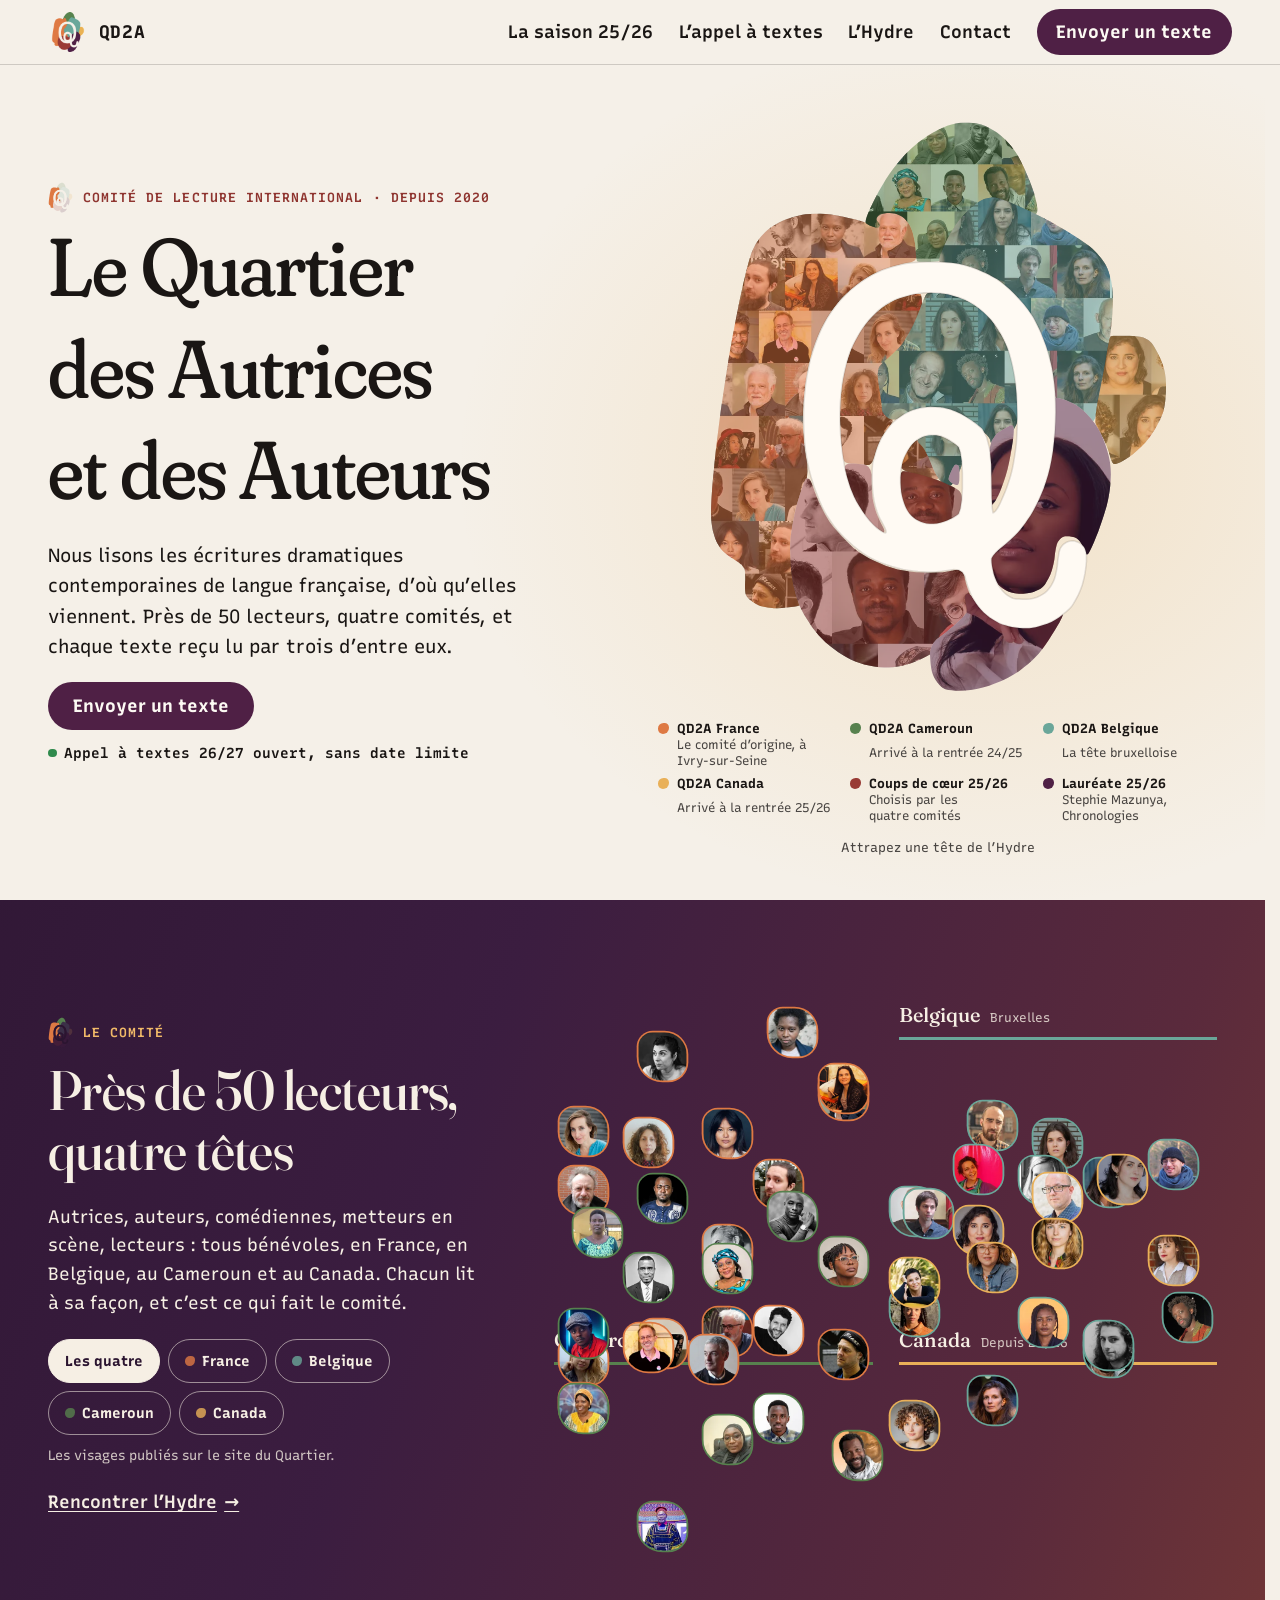
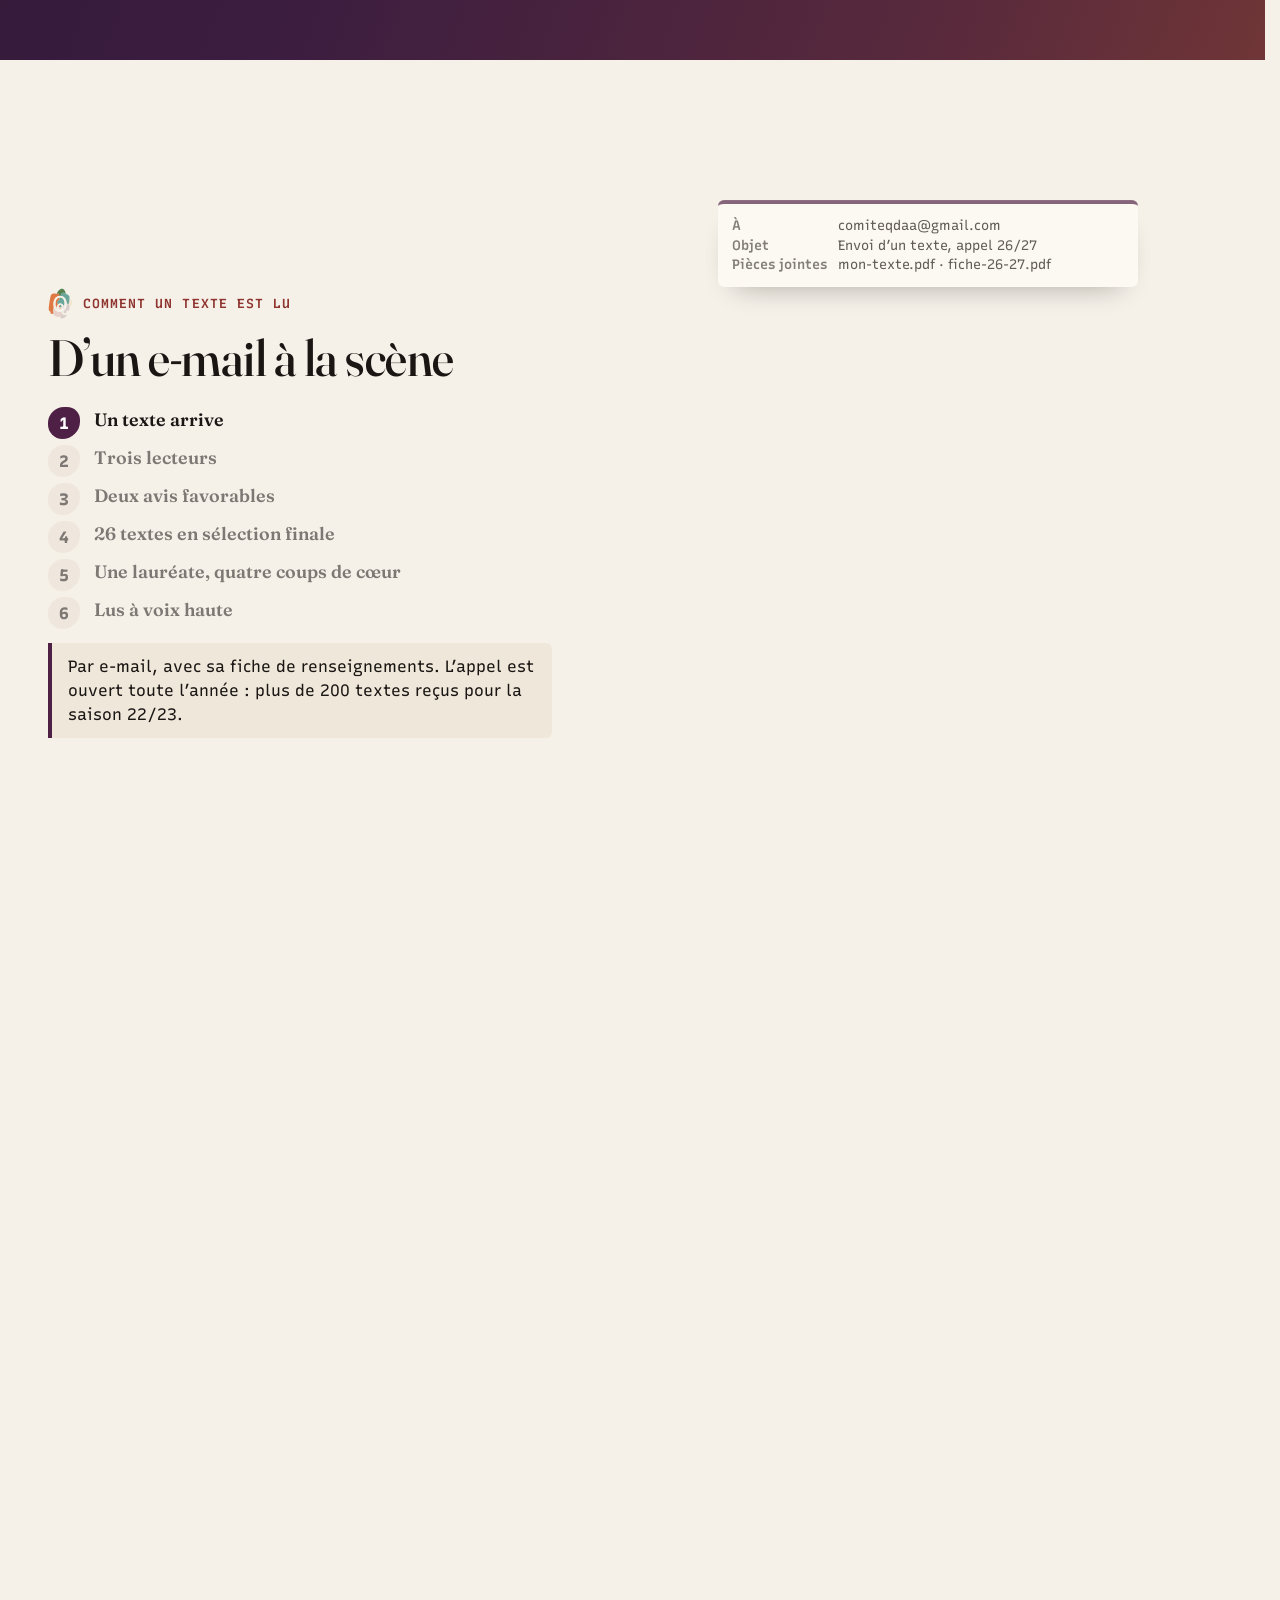
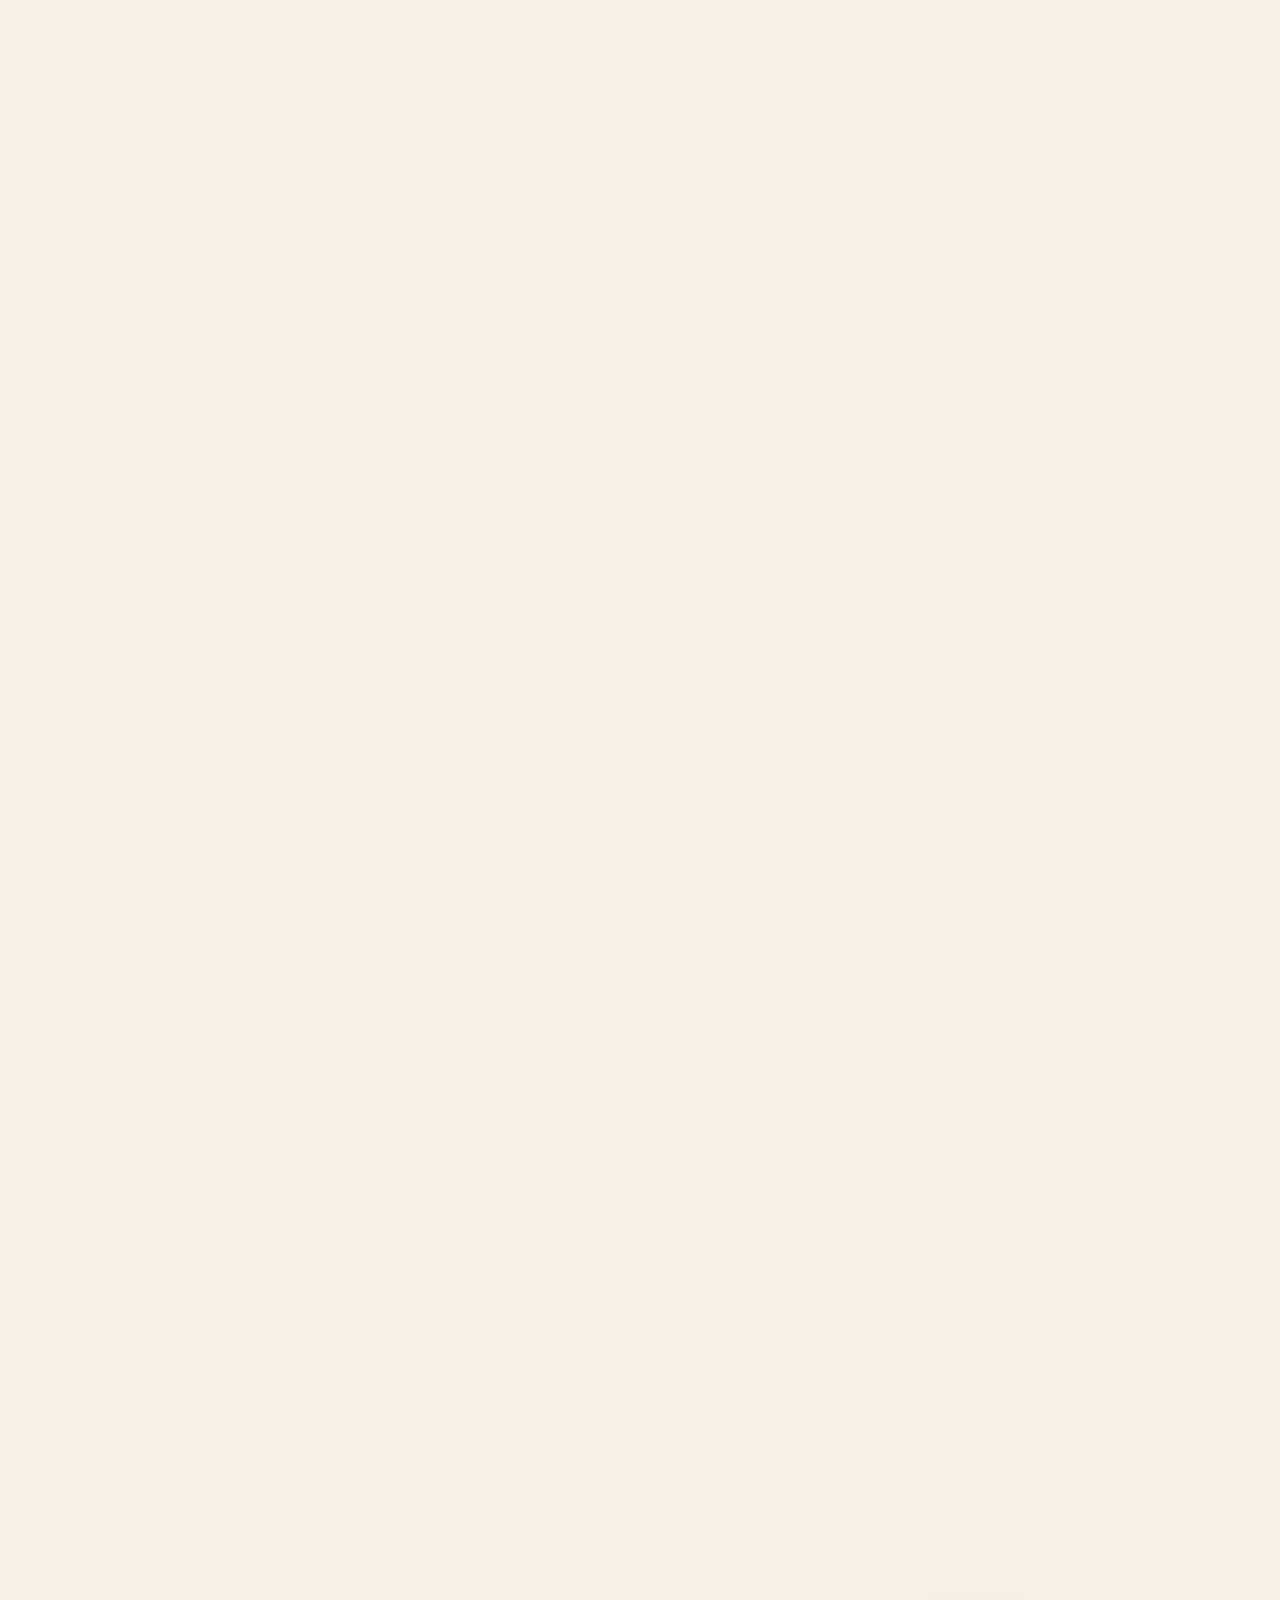
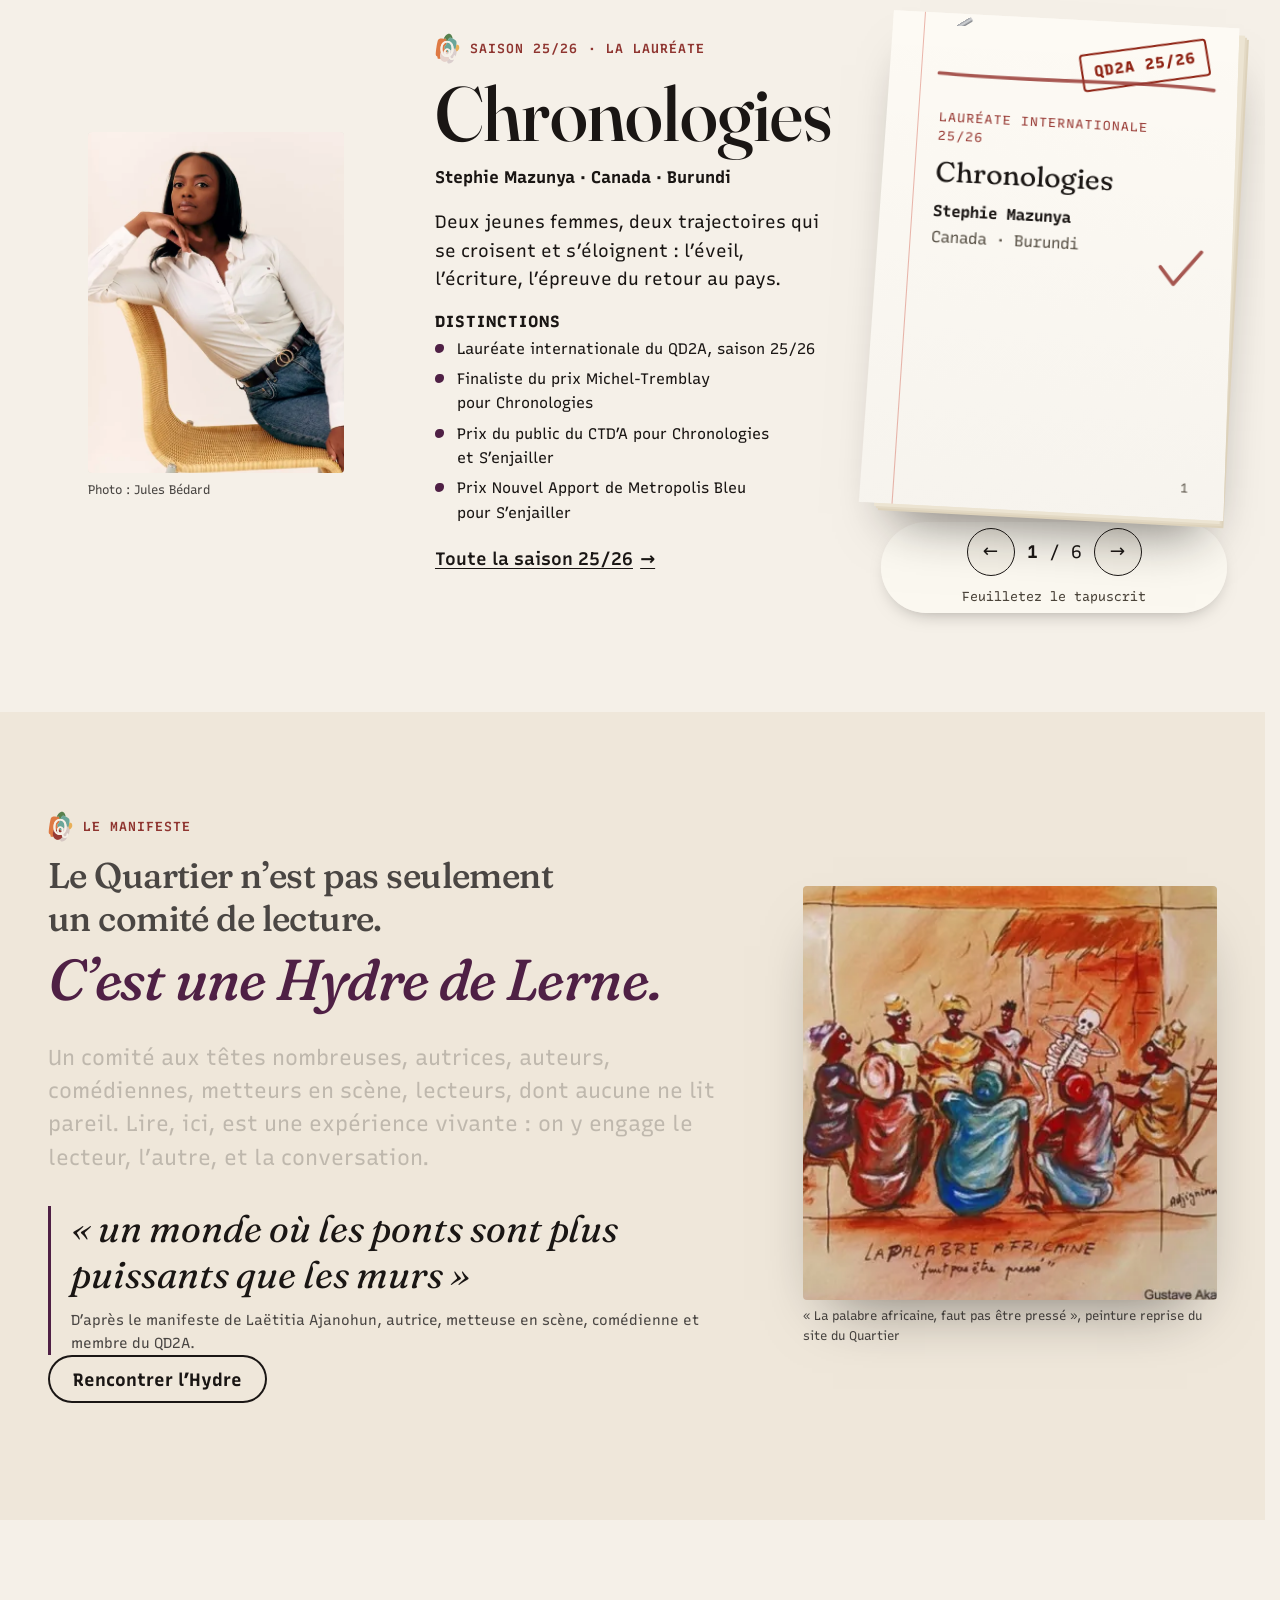
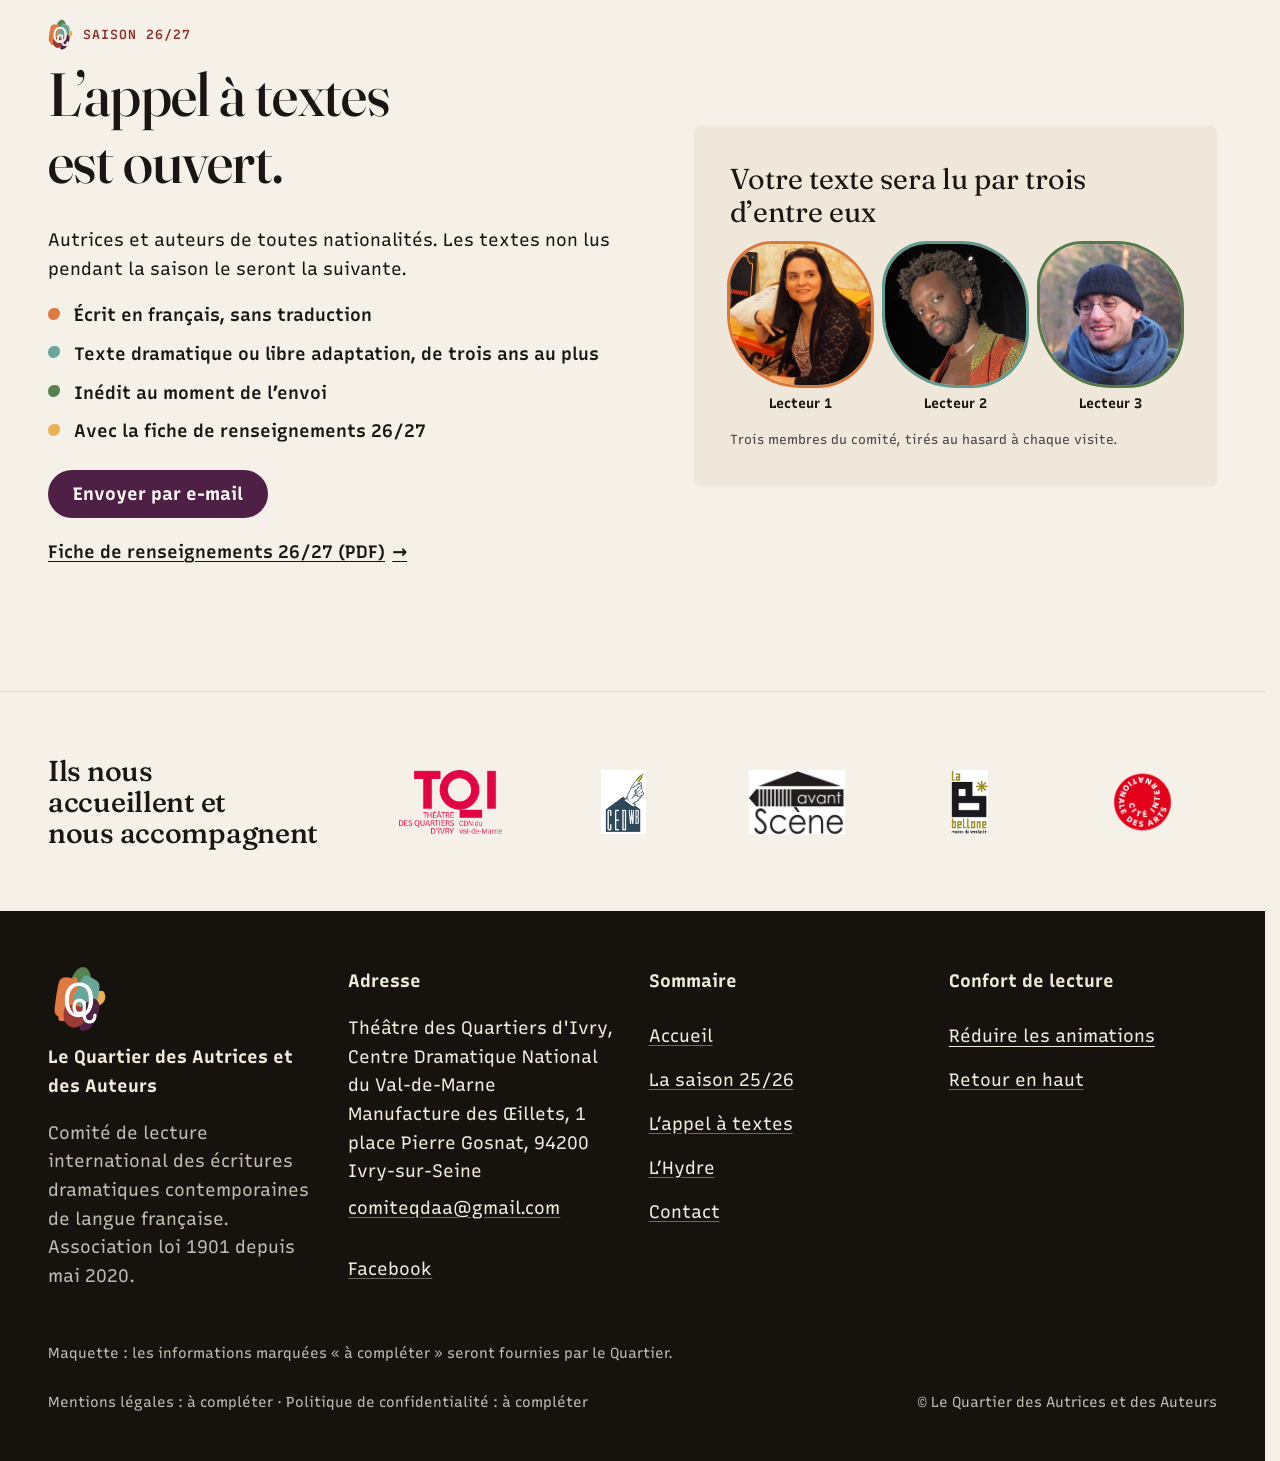
<file: index.html>
<!doctype html>
<html lang="fr" data-v="4">
<head>
<meta charset="utf-8">
<meta name="viewport" content="width=device-width, initial-scale=1, viewport-fit=cover">
<title>Le Quartier des Autrices et des Auteurs (QD2A) : comité de lecture international</title>
<meta name="description" content="Le QD2A lit les écritures dramatiques contemporaines de langue française : près de 50 lecteurs, quatre comités, un appel à textes ouvert sans date limite.">
<meta name="robots" content="noindex, nofollow">
<link rel="canonical" href="https://qd2a-maquette.vercel.app/">
<style>:root{--fond:#f5f0e8;--texte:#1a1614;--voile-fond:#efe7da;--ouverture-fond:#f5f0e8;--menu-fond:#26142b}:root { --entete-h: 72px; --barres-h: 0px; } html { background: var(--fond); color: var(--texte); scrollbar-gutter: stable; } body { margin: 0; background: var(--fond); } html.js:not(.calme):not(.secours):not([data-arrivee="retour"]) [data-anime] { opacity: 0; } html.js:not(.calme):not(.secours):not([data-arrivee="retour"]) [data-anime].vu { opacity: 1; } [data-voile] { position: fixed; inset: 0; z-index: 900; background: var(--voile-fond); transform: translateY(100%); visibility: hidden; pointer-events: none; } html[data-arrivee="voile"]:not(.voile-leve):not(.calme):not(.secours) [data-voile] { transform: none; visibility: visible; } html.calme [data-voile], html.secours [data-voile] { visibility: hidden !important; } .ouverture-panneau { position: fixed; inset: 0; z-index: 850; display: none; place-content: center; justify-items: center; background: var(--ouverture-fond, var(--voile-fond)); color: var(--fond); text-align: center; } html.js[data-arrivee="intro"]:not(.calme):not(.secours):not(.intro-finie) .ouverture-panneau { display: grid; } html.defilement-bloque, html.defilement-bloque body, html.js[data-arrivee="intro"]:not(.calme):not(.secours):not(.intro-finie), html.js[data-arrivee="intro"]:not(.calme):not(.secours):not(.intro-finie) body, html[data-arrivee="voile"]:not(.voile-leve):not(.calme):not(.secours), html[data-arrivee="voile"]:not(.voile-leve):not(.calme):not(.secours) body { overflow: hidden; } html.js[data-arrivee="intro"]:not(.calme):not(.secours):not(.intro-finie) { background-color: var(--ouverture-fond, var(--voile-fond)); } html[data-arrivee="voile"]:not(.voile-leve):not(.calme):not(.secours) { background-color: var(--voile-fond); }</style>
<script>(function () {
var d = document.documentElement, ss = null, ls = null;
try { ss = window.sessionStorage; ls = window.localStorage; } catch (e) {}
d.classList.add('js');
var calme = false;
try { calme = !!ls && ls.getItem('socle:calme') === 'oui'; } catch (e) {}
if (!calme && window.matchMedia && matchMedia('(prefers-reduced-motion: reduce)').matches) calme = true;
if (calme) d.classList.add('calme');
var nav = performance.getEntriesByType ? performance.getEntriesByType('navigation')[0] : null;
var type = nav ? nav.type : 'navigate';
var depart = null;
try { depart = JSON.parse(ss.getItem('socle:depart') || 'null'); ss.removeItem('socle:depart'); } catch (e) {}
if (depart && !(Date.now() - depart.t < 15000)) depart = null;
var retourSection = false;
try { retourSection = !!ss.getItem('socle:calme-retour'); } catch (e) {}
var mode = type === 'back_forward' || retourSection ? 'retour' : type === 'reload' ? 'intro' : depart ? 'voile' : 'intro';
d.setAttribute('data-arrivee', mode);
if (mode === 'voile' && depart.couleur) d.style.setProperty('--voile-fond', depart.couleur);
if (type === 'reload' && 'scrollRestoration' in history) {
if (!retourSection) history.scrollRestoration = 'manual';
}
try {
var choisie = ls && ls.getItem('socle:langue');
var langue = (d.lang || '').slice(0, 2);
if (choisie && choisie !== langue && type === 'navigate' && !depart) {
var alt = document.querySelector('link[rel="alternate"][hreflang="' + choisie + '"]');
if (alt) location.replace(new URL(alt.href).pathname + location.search + location.hash);
}
} catch (e) {}
setTimeout(function () { if (!d.classList.contains('demarre')) d.classList.add('secours'); }, 2000);
})();</script>
<link rel="preload" href="/assets/fonts/fraunces.woff2" as="font" type="font/woff2" crossorigin>
<link rel="stylesheet" href="/assets/css/socle.css?v=4">
<link rel="stylesheet" href="/assets/css/site.css?v=4">
<link rel="modulepreload" href="/assets/js/site.js?v=4">
<link rel="modulepreload" href="/assets/js/socle/index.js?v=4">
<script src="/assets/vendor/gsap.min.js" defer></script>
<script src="/assets/vendor/ScrollTrigger.min.js" defer></script>
<script src="/assets/vendor/SplitText.min.js" defer></script>
<script type="module" src="/assets/js/site.js?v=4"></script>
<meta name="theme-color" content="#f4efe4">
<link rel="icon" href="/assets/images/favicon.png" type="image/png">
<link rel="apple-touch-icon" href="/assets/images/apple-touch-icon.png">
<meta property="og:type" content="website">
<meta property="og:site_name" content="Le Quartier des Autrices et des Auteurs">
<meta property="og:locale" content="fr_FR">
<meta property="og:title" content="Le Quartier des Autrices et des Auteurs (QD2A) : comité de lecture international">
<meta property="og:description" content="Le QD2A lit les écritures dramatiques contemporaines de langue française : près de 50 lecteurs, quatre comités, un appel à textes ouvert sans date limite.">
<meta property="og:url" content="https://qd2a-maquette.vercel.app/">
<meta property="og:image" content="https://qd2a-maquette.vercel.app/assets/partage/accueil-fr.jpg">
<meta property="og:image:width" content="1200">
<meta property="og:image:height" content="630">
<meta property="og:image:alt" content="Le Quartier des Autrices et des Auteurs : le Q du logo fait des visages du comité">
<meta name="twitter:card" content="summary_large_image">
<script type="application/ld+json">{"@context":"https://schema.org","@type":"Organization","name":"Le Quartier des Autrices et des Auteurs","alternateName":"QD2A","url":"https://qd2a-maquette.vercel.app/","email":"comiteqdaa@gmail.com","foundingDate":"2020-05","description":"Comité de lecture international des écritures dramatiques contemporaines de langue française, accueilli au Théâtre des Quartiers d'Ivry.","address":{"@type":"PostalAddress","streetAddress":"Manufacture des Œillets, 1 place Pierre Gosnat","postalCode":"94200","addressLocality":"Ivry-sur-Seine","addressCountry":"FR"},"sameAs":["https://www.facebook.com/Le-Quartier-des-Autrices-et-des-Auteurs-103225861496773/"]}</script>
</head>
<body id="haut">
<svg class="q-defs" width="0" height="0" aria-hidden="true" focusable="false"><defs>
<path id="q-p-france" d="M275.8 307.0 L274.5 308.3 L273.4 309.7 L272.4 311.2 L271.4 312.7 L270.6 314.3 L269.8 315.9 L269.2 317.4 L268.6 318.9 L268.1 320.4 L267.7 321.9 L267.5 323.2 L267.5 324.5 L267.5 325.8 L269.2 327.2 L272.5 328.7 L277.4 330.3 L283.9 332.0 L288.9 333.3 L292.4 334.1 L294.3 334.4 L294.7 334.2 L295.0 333.9 L295.3 333.4 L295.5 332.6 L295.5 331.7 L295.1 329.8 L294.1 326.8 L292.5 322.7 L290.5 317.6 L288.6 313.5 L286.9 310.4 L285.3 308.2 L284.0 307.1 L282.9 306.1 L281.9 305.4 L281.1 305.0 L280.5 304.7 L280.0 304.6 L279.4 304.5 L278.9 304.6 L278.4 304.8 L277.7 305.2 L276.9 306.0 Z M279.1 193.1 L277.6 193.2 L275.8 193.5 L273.7 193.9 L271.3 194.6 L268.7 195.4 L265.8 196.5 L262.7 198.0 L259.4 199.7 L255.9 201.7 L252.5 204.0 L249.2 206.6 L246.0 209.5 L243.0 212.8 L240.1 216.2 L237.4 219.9 L235.0 223.8 L232.7 227.9 L230.6 232.2 L228.8 236.7 L227.1 241.4 L225.6 246.3 L224.3 251.4 L223.2 256.8 L222.3 262.4 L221.7 268.2 L221.2 274.6 L221.0 281.4 L220.9 288.8 L221.1 296.6 L221.3 303.0 L221.5 308.0 L221.7 311.6 L222.0 313.8 L222.3 315.7 L222.7 317.5 L223.2 319.0 L223.8 320.3 L225.2 321.4 L227.4 322.2 L230.4 322.8 L234.2 323.2 L237.4 323.4 L240.0 323.5 L241.9 323.4 L243.1 323.2 L244.4 322.1 L245.7 320.0 L247.0 316.9 L248.3 312.8 L249.5 309.4 L250.6 306.6 L251.5 304.4 L252.2 302.9 L253.2 301.2 L254.6 299.2 L256.2 296.9 L258.1 294.4 L259.5 292.4 L260.5 290.9 L260.9 289.8 L260.8 289.2 L260.3 288.4 L259.5 287.4 L258.3 286.2 L256.7 284.8 L255.5 283.2 L254.7 281.6 L254.3 279.8 L254.3 277.9 L254.1 275.1 L253.7 271.5 L253.1 267.0 L252.2 261.7 L251.8 257.3 L251.6 253.9 L251.8 251.5 L252.2 250.1 L253.5 248.2 L255.6 245.9 L258.4 243.1 L262.0 239.9 L265.3 236.5 L268.3 232.9 L271.1 229.2 L273.6 225.4 L275.9 221.7 L277.9 218.1 L279.7 214.5 L281.3 211.1 L282.4 207.8 L283.1 204.7 L283.3 201.6 L283.0 198.7 L282.8 196.4 L282.5 194.8 L282.2 193.8 L281.8 193.5 L281.2 193.3 L280.3 193.1 Z M261.4 130.5 L259.0 130.2 L256.8 130.0 L254.9 130.1 L253.2 130.4 L251.8 130.9 L250.5 131.5 L249.3 132.3 L248.3 133.2 L247.4 134.2 L246.7 135.0 L246.3 135.8 L246.1 136.4 L246.2 136.9 L246.5 137.5 L246.9 138.2 L247.5 138.9 L248.2 139.8 L248.7 140.4 L249.0 140.9 L249.1 141.2 L248.9 141.4 L247.6 141.2 L245.3 140.6 L241.8 139.5 L237.2 138.1 L232.6 136.8 L227.9 135.7 L223.2 134.6 L218.5 133.7 L213.9 133.0 L209.6 132.6 L205.6 132.3 L201.8 132.3 L198.1 132.5 L194.6 132.8 L191.4 133.3 L188.3 134.0 L185.3 134.8 L182.4 135.7 L179.5 136.8 L176.8 137.9 L174.2 139.2 L171.8 140.5 L169.5 141.9 L167.5 143.4 L165.5 145.0 L163.5 146.8 L161.7 148.7 L160.0 150.7 L158.3 153.0 L156.6 155.6 L155.1 158.5 L153.6 161.8 L151.8 167.5 L149.6 175.7 L147.1 186.4 L144.2 199.6 L141.6 212.9 L139.0 226.4 L136.6 240.0 L134.4 253.7 L132.3 267.5 L130.3 281.2 L128.5 295.0 L126.8 308.7 L125.5 321.0 L124.4 332.0 L123.6 341.5 L123.1 349.5 L122.8 356.5 L122.8 362.2 L123.1 366.8 L123.6 370.2 L124.2 373.4 L125.0 376.2 L125.8 378.8 L126.8 381.2 L127.9 383.3 L129.0 385.1 L130.1 386.8 L131.2 388.2 L132.8 389.7 L134.8 391.3 L137.1 393.0 L139.9 394.7 L142.1 396.2 L143.9 397.5 L145.2 398.6 L146.1 399.4 L146.8 400.3 L147.4 401.2 L148.0 402.2 L148.4 403.2 L148.6 404.9 L148.8 407.3 L148.8 410.4 L148.6 414.2 L148.6 417.4 L148.8 419.9 L149.1 421.6 L149.6 422.7 L150.4 423.9 L151.6 425.1 L153.1 426.3 L154.9 427.7 L156.7 428.8 L158.5 429.7 L160.3 430.4 L162.0 430.9 L163.9 431.3 L166.0 431.7 L168.2 431.9 L170.5 432.1 L173.2 432.1 L176.3 432.0 L179.8 431.7 L183.6 431.3 L186.6 430.9 L188.8 430.5 L190.2 430.0 L190.8 429.6 L190.9 427.9 L190.4 424.9 L189.4 420.5 L187.9 414.8 L186.7 409.2 L185.9 403.5 L185.3 397.8 L185.0 392.2 L185.1 386.3 L185.5 380.1 L186.2 373.8 L187.2 367.2 L188.5 360.6 L190.0 354.0 L191.9 347.5 L194.1 340.9 L195.5 334.5 L196.0 328.3 L195.8 322.2 L194.8 316.4 L194.0 310.9 L193.4 305.8 L193.0 301.0 L192.7 296.6 L192.6 291.9 L192.6 286.9 L192.7 281.6 L193.0 276.0 L193.4 270.4 L194.0 264.7 L194.8 258.9 L195.8 253.1 L196.9 247.7 L198.0 242.9 L199.2 238.5 L200.5 234.5 L201.9 230.6 L203.4 226.8 L205.1 222.9 L206.9 219.1 L208.8 215.4 L210.8 211.9 L212.9 208.6 L215.1 205.4 L217.2 202.5 L219.3 199.8 L221.3 197.4 L223.3 195.2 L225.7 193.0 L228.4 190.5 L231.5 188.0 L234.9 185.3 L238.2 182.9 L241.5 180.8 L244.6 179.0 L247.7 177.4 L251.0 175.9 L254.5 174.5 L258.2 173.2 L262.1 172.1 L265.8 171.1 L269.2 170.2 L272.4 169.6 L275.3 169.1 L277.5 167.9 L278.9 166.0 L279.7 163.3 L279.7 160.0 L279.5 156.8 L279.2 153.8 L278.8 151.0 L278.2 148.3 L277.5 145.9 L276.7 143.6 L275.8 141.6 L274.8 139.8 L273.6 138.0 L272.0 136.3 L270.2 134.8 L268.1 133.2 L266.0 132.0 L263.7 131.1 Z"/><path id="q-p-cameroun" d="M331.0 65.7 L328.0 64.6 L324.8 63.8 L321.7 63.3 L318.5 63.0 L315.2 63.0 L312.0 63.2 L308.7 63.8 L305.5 64.5 L302.2 65.5 L298.8 66.9 L295.1 68.6 L291.2 70.8 L287.1 73.2 L283.3 75.9 L279.7 78.6 L276.4 81.4 L273.3 84.3 L270.2 87.4 L267.2 90.7 L264.3 94.2 L261.4 97.8 L258.5 101.8 L255.7 106.0 L252.9 110.6 L250.1 115.4 L247.7 119.9 L245.6 124.1 L243.8 128.0 L242.2 131.6 L241.1 134.5 L240.4 136.7 L240.0 138.1 L240.0 138.9 L240.5 139.6 L241.6 140.4 L243.2 141.2 L245.4 142.1 L247.2 142.6 L248.5 142.9 L249.4 143.0 L249.9 142.7 L250.3 142.4 L250.6 142.0 L250.8 141.6 L250.9 141.1 L250.7 140.5 L250.4 139.7 L249.8 138.8 L248.9 137.8 L248.5 136.9 L248.5 135.9 L248.9 135.0 L249.8 134.0 L250.9 133.3 L252.4 132.6 L254.2 132.2 L256.4 131.8 L258.5 131.7 L260.5 131.9 L262.4 132.2 L264.2 132.8 L265.9 133.5 L267.4 134.3 L268.8 135.2 L269.9 136.2 L271.0 137.4 L272.1 138.8 L273.2 140.4 L274.2 142.2 L275.1 144.3 L275.9 146.5 L276.5 149.0 L277.1 151.7 L277.6 154.4 L278.0 157.3 L278.2 160.3 L278.4 163.4 L278.7 165.8 L279.0 167.4 L279.4 168.4 L279.9 168.6 L281.2 168.8 L283.2 168.9 L286.0 168.9 L289.6 168.8 L292.5 168.6 L294.5 168.4 L295.9 168.2 L296.5 167.8 L297.4 166.4 L298.8 163.9 L300.5 160.3 L302.5 155.7 L304.6 151.4 L306.6 147.6 L308.5 144.3 L310.5 141.4 L312.3 138.7 L314.2 136.3 L316.0 134.1 L317.7 132.2 L319.6 130.3 L321.6 128.5 L323.8 126.7 L326.2 125.0 L328.2 123.6 L329.9 122.5 L331.3 121.8 L332.4 121.5 L333.6 121.3 L335.1 121.2 L336.8 121.2 L338.6 121.4 L341.5 122.2 L345.6 123.7 L350.8 125.8 L357.2 128.5 L362.2 130.6 L365.8 132.0 L368.2 132.7 L369.2 132.7 L369.9 132.2 L370.4 131.4 L370.7 130.2 L370.7 128.5 L370.4 126.3 L369.9 123.7 L369.2 120.5 L368.2 116.8 L366.8 112.7 L365.1 108.1 L363.0 103.1 L360.6 97.6 L358.2 92.7 L355.9 88.3 L353.5 84.6 L351.2 81.4 L348.7 78.5 L346.0 75.7 L343.2 73.2 L340.2 70.8 L337.1 68.8 L334.1 67.1 Z"/><path id="q-p-belgique" d="M280.1 303.7 L279.9 304.3 L280.2 305.2 L280.8 306.2 L281.9 307.3 L283.4 308.7 L285.1 311.2 L287.1 314.8 L289.3 319.7 L291.7 325.7 L294.0 330.4 L296.3 333.9 L298.5 336.2 L300.5 337.2 L302.3 337.9 L303.6 338.4 L304.7 338.5 L305.3 338.5 L306.3 337.4 L307.7 335.5 L309.3 332.6 L311.3 328.8 L312.8 325.1 L313.8 321.7 L314.2 318.5 L314.1 315.5 L313.4 312.8 L312.1 310.4 L310.2 308.2 L307.8 306.4 L305.3 304.8 L302.9 303.4 L300.6 302.3 L298.4 301.4 L296.2 300.7 L294.1 300.2 L292.1 300.0 L290.2 300.0 L288.3 300.2 L286.5 300.5 L284.7 301.0 L283.0 301.7 L281.6 302.3 L280.6 303.0 Z M286.7 193.1 L286.3 193.6 L285.5 195.2 L284.3 198.0 L282.8 201.8 L280.9 206.8 L278.9 211.5 L277.0 215.8 L275.0 219.7 L273.0 223.3 L271.2 226.3 L269.7 228.8 L268.4 230.8 L267.3 232.2 L265.6 234.1 L263.2 236.4 L260.3 239.2 L256.7 242.5 L253.9 245.1 L252.0 247.0 L250.8 248.3 L250.5 249.0 L250.2 249.9 L250.0 251.1 L249.8 252.5 L249.6 254.2 L249.7 256.6 L250.0 259.8 L250.6 263.8 L251.4 268.5 L252.0 272.6 L252.5 275.9 L252.7 278.5 L252.7 280.5 L253.2 282.3 L254.3 284.2 L255.9 286.0 L258.1 287.7 L260.5 288.5 L263.1 288.5 L266.0 287.5 L269.0 285.5 L272.0 283.9 L274.7 282.6 L277.3 281.5 L279.7 280.8 L282.3 280.2 L285.0 279.8 L287.8 279.5 L290.8 279.5 L293.6 279.5 L296.0 279.6 L298.2 279.8 L300.1 280.2 L302.2 280.7 L304.3 281.3 L306.6 282.2 L309.0 283.2 L311.5 284.3 L313.9 285.6 L316.3 287.0 L318.7 288.6 L321.3 290.5 L324.1 292.7 L327.1 295.1 L330.2 297.9 L332.6 300.2 L334.3 302.2 L335.1 303.8 L335.2 304.9 L335.5 305.8 L335.9 306.5 L336.5 306.9 L337.2 307.1 L338.9 306.4 L341.5 305.0 L345.1 302.7 L349.6 299.6 L353.0 296.0 L355.2 291.7 L356.3 286.9 L356.3 281.5 L356.2 276.3 L356.0 271.5 L355.7 267.0 L355.3 262.7 L354.8 258.6 L354.2 254.8 L353.5 251.1 L352.8 247.6 L351.9 244.1 L350.9 240.6 L349.8 237.2 L348.5 233.8 L346.9 230.1 L344.9 226.2 L342.4 222.0 L339.6 217.6 L336.6 213.6 L333.5 210.0 L330.2 206.8 L326.8 203.9 L323.2 201.4 L319.4 199.1 L315.4 197.2 L311.2 195.5 L307.2 194.2 L303.4 193.2 L299.8 192.5 L296.2 192.2 L293.4 192.0 L291.2 191.9 L289.6 191.9 L288.7 192.1 L287.9 192.3 L287.2 192.7 Z M325.7 123.5 L323.0 125.5 L320.3 127.7 L317.6 130.3 L314.9 133.2 L312.1 136.5 L309.5 139.9 L307.1 143.4 L304.9 147.1 L302.8 150.9 L301.0 154.5 L299.4 157.8 L298.2 160.8 L297.2 163.5 L296.6 165.7 L296.4 167.3 L296.5 168.3 L297.1 168.7 L298.6 169.2 L301.0 169.7 L304.4 170.2 L308.6 170.8 L312.7 171.5 L316.6 172.5 L320.4 173.5 L324.0 174.8 L327.5 176.2 L330.9 177.8 L334.3 179.5 L337.7 181.5 L341.1 183.8 L344.7 186.5 L348.4 189.7 L352.2 193.3 L355.7 196.8 L358.9 200.3 L361.6 203.8 L364.0 207.2 L366.4 210.9 L368.6 214.8 L370.8 219.0 L372.9 223.4 L374.8 228.1 L376.6 233.1 L378.2 238.5 L379.8 244.2 L381.0 249.9 L382.1 255.8 L383.0 261.7 L383.7 267.7 L385.0 272.4 L387.0 275.9 L389.7 278.2 L393.0 279.2 L395.9 280.1 L398.4 281.1 L400.4 282.0 L402.0 283.0 L403.5 284.0 L405.1 285.2 L406.7 286.5 L408.3 287.9 L409.6 289.0 L410.8 289.7 L411.7 290.1 L412.3 290.2 L413.0 290.0 L413.6 289.5 L414.2 288.7 L414.8 287.6 L415.7 284.6 L416.8 279.8 L418.3 273.0 L420.0 264.3 L421.7 255.2 L423.3 245.6 L424.8 235.6 L426.2 225.1 L427.3 215.9 L428.0 207.9 L428.3 201.2 L428.3 195.8 L428.1 190.9 L427.6 186.5 L427.0 182.5 L426.0 179.1 L425.1 176.1 L424.1 173.5 L423.0 171.2 L422.0 169.4 L420.7 167.6 L419.4 165.8 L417.8 163.9 L416.2 162.1 L414.5 160.4 L412.8 158.7 L411.0 157.2 L409.3 155.8 L406.8 154.0 L403.5 151.8 L399.4 149.2 L394.6 146.2 L389.9 143.3 L385.2 140.6 L380.7 138.0 L376.3 135.6 L371.4 133.1 L366.0 130.5 L360.2 127.9 L353.8 125.1 L348.7 123.0 L344.8 121.4 L342.1 120.4 L340.6 120.0 L338.9 119.7 L337.1 119.7 L335.1 119.8 L332.9 120.2 L330.6 120.9 L328.2 122.0 Z"/><path id="q-p-canada" d="M440.3 225.2 L435.0 225.1 L430.9 225.1 L428.0 225.2 L426.2 225.4 L425.8 225.6 L425.1 227.4 L424.4 230.6 L423.5 235.2 L422.5 241.4 L421.2 248.6 L419.7 256.8 L417.9 266.0 L415.8 276.3 L414.6 284.6 L414.4 290.9 L415.2 295.2 L416.8 297.5 L418.4 299.9 L419.8 302.3 L421.1 304.8 L422.2 307.2 L423.3 309.8 L424.2 312.3 L425.0 314.9 L425.7 317.5 L426.3 319.5 L427.0 321.1 L427.7 322.1 L428.3 322.6 L429.6 322.6 L431.4 322.0 L433.7 321.0 L436.6 319.4 L439.6 317.4 L442.8 315.1 L446.0 312.4 L449.3 309.3 L452.4 306.0 L455.2 302.6 L457.8 298.9 L460.2 295.1 L462.1 291.5 L463.8 288.2 L465.0 285.2 L466.0 282.5 L466.7 279.2 L467.3 275.3 L467.7 271.0 L468.0 266.0 L468.0 261.5 L467.7 257.4 L467.2 253.7 L466.5 250.3 L465.5 247.0 L464.2 243.7 L462.7 240.3 L461.0 237.0 L459.4 234.3 L458.1 232.1 L457.0 230.6 L456.0 229.7 L455.0 228.8 L453.7 228.0 L452.3 227.2 L450.7 226.5 L448.2 225.9 L444.7 225.5 Z"/><path id="q-p-coups" d="M192.0 340.6 L190.4 345.4 L188.9 350.3 L187.6 355.1 L186.5 360.0 L185.5 365.0 L184.7 369.3 L184.1 373.1 L183.6 376.3 L183.4 379.0 L183.2 382.5 L183.2 386.8 L183.4 392.0 L183.6 398.0 L184.1 403.5 L184.7 408.6 L185.5 413.2 L186.5 417.4 L187.5 421.2 L188.6 424.6 L189.6 427.5 L190.7 430.1 L192.1 432.9 L193.7 435.9 L195.6 439.1 L197.8 442.5 L200.0 445.8 L202.3 448.8 L204.8 451.7 L207.2 454.3 L210.0 457.0 L213.0 459.5 L216.2 462.1 L219.8 464.6 L223.1 466.8 L226.4 468.7 L229.6 470.3 L232.7 471.7 L236.0 472.9 L239.5 473.9 L243.2 474.8 L247.1 475.5 L250.9 476.0 L254.6 476.3 L258.1 476.3 L261.5 476.0 L264.9 475.6 L268.3 474.9 L271.7 474.0 L275.0 473.0 L278.4 471.7 L281.9 470.2 L285.4 468.5 L289.0 466.5 L293.3 463.8 L298.4 460.1 L304.2 455.7 L310.8 450.3 L315.8 446.0 L319.1 442.5 L320.9 440.1 L321.1 438.6 L321.1 437.0 L321.0 435.3 L320.7 433.6 L320.3 431.8 L320.0 430.0 L320.0 428.3 L320.0 426.8 L320.3 425.2 L320.3 423.6 L320.0 421.9 L319.4 420.0 L318.6 418.0 L317.8 415.7 L317.0 413.1 L316.2 410.1 L315.5 406.9 L314.8 404.4 L314.1 402.7 L313.5 401.8 L312.9 401.6 L311.6 401.6 L309.6 401.9 L307.0 402.5 L303.7 403.2 L299.7 403.8 L295.2 404.1 L290.0 404.2 L284.3 404.1 L278.9 403.8 L273.9 403.3 L269.2 402.6 L264.8 401.7 L260.5 400.5 L256.1 399.1 L251.7 397.3 L247.3 395.3 L243.3 393.4 L239.8 391.4 L236.7 389.5 L234.0 387.5 L231.1 385.2 L228.1 382.4 L224.9 379.2 L221.5 375.5 L218.6 372.3 L216.2 369.6 L214.5 367.4 L213.2 365.6 L211.8 363.5 L210.3 360.9 L208.7 358.0 L207.0 354.7 L205.3 351.2 L203.7 347.5 L202.2 343.7 L200.8 339.7 L199.6 336.6 L198.6 334.4 L197.8 333.2 L197.2 332.8 L196.6 332.6 L196.1 332.6 L195.6 332.7 L195.1 333.0 L194.3 334.4 L193.3 336.9 Z M266.5 332.7 L266.5 336.0 L266.5 339.1 L266.7 342.0 L267.1 344.6 L267.6 347.0 L268.3 349.5 L269.1 351.9 L270.2 354.4 L271.5 356.9 L272.7 359.1 L273.9 360.9 L275.1 362.3 L276.2 363.4 L277.6 364.4 L279.2 365.4 L281.0 366.2 L283.0 367.1 L285.0 367.7 L287.0 368.1 L289.0 368.3 L291.0 368.3 L293.1 368.1 L295.4 367.7 L297.8 367.1 L300.2 366.2 L302.7 365.2 L305.1 364.1 L307.5 362.8 L309.8 361.2 L311.6 359.2 L312.9 356.6 L313.6 353.5 L313.8 349.8 L313.6 346.8 L313.1 344.4 L312.2 342.7 L311.1 341.6 L309.1 340.3 L306.2 338.8 L302.5 337.0 L297.9 335.0 L293.2 333.2 L288.5 331.6 L283.6 330.1 L278.7 328.9 L274.7 328.0 L271.7 327.4 L269.6 327.2 L268.4 327.4 L267.5 328.4 L266.9 330.1 Z M224.5 323.8 L224.5 325.2 L224.6 327.0 L224.9 329.0 L225.5 331.5 L226.2 334.2 L227.3 337.4 L228.6 341.0 L230.3 345.0 L232.3 349.4 L234.3 353.3 L236.1 356.7 L238.0 359.6 L239.7 362.0 L241.4 364.3 L243.1 366.3 L244.8 368.2 L246.5 369.8 L248.0 371.2 L249.3 372.4 L250.4 373.2 L251.3 373.8 L252.1 374.2 L252.8 374.4 L253.3 374.4 L253.7 374.2 L254.1 374.0 L254.4 373.6 L254.6 373.1 L254.8 372.5 L254.6 371.6 L254.1 370.2 L253.2 368.5 L252.1 366.5 L251.0 364.2 L249.9 361.7 L248.8 359.0 L247.8 356.0 L247.0 353.1 L246.3 350.3 L245.8 347.4 L245.5 344.6 L245.2 341.4 L245.1 337.8 L245.0 333.8 L245.0 329.5 L244.2 326.1 L242.6 323.7 L240.1 322.2 L236.9 321.8 L234.0 321.4 L231.4 321.2 L229.2 321.2 L227.4 321.4 L226.0 321.9 L225.1 322.7 Z"/><path id="q-p-laureate" d="M391.5 438.4 L390.8 438.2 L389.6 438.5 L387.9 439.2 L385.8 440.2 L383.2 441.8 L380.8 443.0 L378.6 444.1 L376.6 444.9 L374.8 445.5 L372.3 446.0 L369.2 446.4 L365.5 446.7 L361.2 447.0 L357.2 447.0 L353.6 446.7 L350.3 446.2 L347.4 445.5 L344.8 444.7 L342.4 443.8 L340.4 443.0 L338.6 442.0 L336.7 440.8 L334.6 439.3 L332.4 437.4 L330.0 435.2 L327.9 433.2 L326.1 431.3 L324.7 429.5 L323.6 427.8 L322.6 426.6 L321.6 425.8 L320.8 425.3 L319.9 425.3 L319.2 425.6 L318.8 426.1 L318.4 427.0 L318.2 428.0 L318.2 429.3 L318.4 430.8 L318.6 432.4 L319.0 434.2 L319.3 435.9 L319.5 437.3 L319.5 438.5 L319.5 439.5 L318.5 441.0 L316.8 443.1 L314.2 445.6 L310.8 448.7 L307.3 451.7 L303.8 454.6 L300.3 457.3 L296.7 460.0 L294.1 463.1 L292.4 466.6 L291.6 470.5 L291.8 474.8 L292.1 478.6 L292.5 481.9 L293.1 484.7 L293.9 487.0 L294.8 489.0 L295.9 491.0 L297.1 492.7 L298.5 494.3 L299.8 495.6 L300.9 496.6 L301.9 497.3 L302.8 497.7 L304.1 498.1 L305.9 498.5 L308.2 498.8 L311.1 499.2 L314.4 499.2 L318.1 499.0 L322.3 498.5 L327.0 497.8 L331.7 496.7 L336.5 495.3 L341.4 493.5 L346.3 491.5 L350.9 489.2 L355.2 486.8 L359.2 484.2 L362.8 481.5 L366.2 478.8 L369.2 476.1 L371.8 473.5 L374.2 470.9 L376.6 467.9 L379.1 464.5 L381.7 460.8 L384.3 456.6 L386.6 452.9 L388.5 449.8 L390.0 447.2 L391.0 445.1 L391.9 443.4 L392.4 441.9 L392.7 440.8 L392.7 439.9 L392.5 439.2 L392.1 438.8 Z M310.9 327.4 L310.4 327.6 L309.8 328.4 L309.0 329.6 L308.2 331.4 L307.2 333.6 L306.4 335.5 L306.0 336.9 L305.8 338.0 L305.9 338.7 L306.3 339.4 L307.0 340.2 L308.1 341.0 L309.5 342.0 L310.8 342.5 L311.8 342.8 L312.5 342.7 L313.1 342.3 L313.6 341.2 L313.9 339.3 L314.0 336.8 L314.0 333.5 L313.9 331.0 L313.6 329.2 L313.1 328.0 L312.5 327.6 L312.0 327.4 L311.4 327.3 Z M346.4 301.0 L342.0 304.0 L338.6 309.2 L336.4 316.7 L335.3 326.5 L335.3 338.5 L335.5 347.7 L335.8 354.0 L336.2 357.3 L336.8 357.7 L337.4 357.9 L338.0 357.9 L338.7 357.7 L339.3 357.3 L340.1 356.4 L341.1 355.0 L342.2 353.2 L343.5 350.8 L344.8 347.9 L346.1 344.5 L347.6 340.5 L349.1 335.9 L350.5 330.9 L351.7 325.6 L352.8 320.0 L353.8 314.0 L354.6 309.1 L355.1 305.2 L355.3 302.5 L355.3 300.8 L355.2 299.5 L354.9 298.4 L354.5 297.7 L353.9 297.3 L352.3 297.7 L349.8 299.0 Z M390.3 277.0 L389.0 276.7 L387.9 276.6 L386.9 276.7 L386.1 277.0 L385.5 277.4 L385.1 279.2 L384.8 282.5 L384.5 287.2 L384.5 293.4 L384.3 299.0 L384.0 303.9 L383.6 308.3 L383.1 312.0 L382.5 315.9 L381.7 319.8 L380.8 323.8 L379.8 327.9 L378.7 331.9 L377.5 335.9 L376.1 339.8 L374.6 343.6 L373.0 347.4 L371.2 351.1 L369.3 354.7 L367.3 358.3 L365.4 361.6 L363.5 364.5 L361.7 367.2 L360.0 369.5 L357.9 372.0 L355.4 374.8 L352.6 377.8 L349.4 380.9 L346.5 383.7 L343.7 386.2 L341.2 388.3 L338.8 390.0 L337.2 392.3 L336.3 395.0 L336.1 398.3 L336.6 402.0 L337.2 405.3 L337.8 408.1 L338.6 410.4 L339.4 412.2 L340.4 414.0 L341.4 415.7 L342.5 417.2 L343.8 418.8 L345.3 420.1 L347.0 421.4 L348.9 422.6 L351.1 423.7 L353.5 424.5 L356.2 425.1 L359.2 425.3 L362.5 425.3 L365.4 425.1 L368.0 424.7 L370.3 424.1 L372.3 423.2 L374.1 422.4 L375.6 421.5 L376.8 420.6 L377.8 419.7 L379.0 418.3 L380.2 416.3 L381.6 413.8 L383.1 410.8 L384.3 407.4 L385.3 403.6 L386.1 399.5 L386.6 394.9 L387.2 391.1 L387.9 388.2 L388.7 386.1 L389.6 384.9 L390.5 383.8 L391.4 383.0 L392.2 382.4 L393.1 382.0 L394.2 381.7 L395.7 381.6 L397.5 381.7 L399.5 382.0 L401.4 382.5 L403.0 383.3 L404.4 384.3 L405.6 385.7 L406.5 387.1 L407.3 388.6 L407.8 390.3 L408.2 392.0 L408.5 393.4 L409.0 394.4 L409.4 395.0 L409.9 395.3 L410.4 395.4 L410.9 395.5 L411.3 395.4 L411.7 395.2 L412.4 394.2 L413.4 392.4 L414.7 389.6 L416.3 386.0 L417.9 382.1 L419.6 377.8 L421.3 373.0 L423.0 368.0 L424.5 363.2 L425.8 358.9 L426.8 354.8 L427.5 351.2 L428.1 347.3 L428.6 343.3 L428.9 339.0 L429.1 334.6 L428.9 330.1 L428.4 325.5 L427.5 320.9 L426.2 316.1 L424.8 311.8 L423.3 307.8 L421.7 304.1 L420.0 300.9 L418.1 297.8 L416.0 294.9 L413.8 292.1 L411.5 289.5 L409.3 287.3 L407.2 285.4 L405.2 283.8 L403.4 282.5 L401.5 281.4 L399.6 280.4 L397.5 279.4 L395.5 278.6 L393.6 277.9 L391.9 277.4 Z"/>
<path id="q-lettre" d="M241.0 181.2 L236.6 184.1 L232.4 187.2 L228.3 190.7 L224.4 194.5 L220.6 198.5 L217.2 202.7 L214.1 206.9 L211.2 211.2 L208.8 215.5 L206.4 220.2 L204.1 225.4 L202.0 230.9 L200.0 236.8 L198.2 242.9 L196.8 249.2 L195.5 255.8 L194.5 262.5 L193.8 269.5 L193.2 276.7 L193.0 284.0 L193.0 291.6 L193.3 299.0 L193.8 306.2 L194.6 313.1 L195.7 319.9 L197.1 326.5 L198.8 332.9 L200.7 339.1 L203.0 345.2 L205.1 350.5 L207.0 354.9 L208.8 358.6 L210.5 361.4 L212.3 364.2 L214.2 367.0 L216.2 369.8 L218.4 372.5 L221.0 375.4 L223.9 378.4 L227.2 381.5 L230.8 384.8 L234.4 387.7 L237.7 390.2 L241.0 392.3 L244.0 394.0 L247.5 395.7 L251.3 397.4 L255.5 398.9 L260.1 400.4 L264.5 401.7 L268.7 402.7 L272.6 403.4 L276.4 403.9 L280.0 404.3 L283.6 404.5 L287.0 404.7 L290.3 404.7 L294.0 404.5 L298.0 404.1 L302.3 403.5 L307.0 402.8 L310.8 403.2 L313.6 404.8 L315.5 407.5 L316.5 411.5 L317.6 415.1 L318.8 418.4 L320.0 421.3 L321.3 424.0 L322.8 426.5 L324.4 429.0 L326.1 431.2 L327.9 433.4 L329.9 435.5 L332.1 437.4 L334.4 439.2 L336.9 440.8 L339.4 442.3 L341.7 443.5 L344.0 444.5 L346.3 445.2 L348.7 445.9 L351.3 446.4 L354.0 446.8 L357.0 447.2 L359.7 447.4 L362.3 447.4 L364.7 447.3 L367.0 447.0 L369.4 446.6 L372.1 445.9 L375.1 445.0 L378.2 444.0 L381.4 442.6 L384.4 440.9 L387.4 439.0 L390.3 436.7 L392.7 434.7 L394.6 433.0 L396.0 431.6 L397.0 430.4 L398.0 428.9 L399.1 427.0 L400.3 424.8 L401.7 422.2 L402.9 419.6 L403.9 417.0 L404.8 414.5 L405.5 411.9 L406.2 409.1 L406.8 406.1 L407.3 402.9 L407.7 399.5 L408.0 396.5 L408.0 393.9 L408.0 391.7 L407.7 390.0 L407.3 388.4 L406.8 387.0 L406.1 385.7 L405.2 384.6 L404.3 383.7 L403.3 382.9 L402.2 382.2 L401.1 381.8 L400.0 381.4 L398.9 381.1 L398.0 381.0 L397.0 381.0 L396.1 381.1 L395.2 381.2 L394.3 381.5 L393.4 381.8 L392.5 382.2 L391.7 382.8 L390.9 383.3 L390.1 384.0 L389.4 384.8 L388.8 385.6 L388.2 386.5 L387.8 387.5 L387.2 389.4 L386.8 392.1 L386.2 395.8 L385.8 400.2 L385.1 404.1 L384.4 407.4 L383.6 410.1 L382.7 412.2 L381.7 414.1 L380.6 415.9 L379.3 417.6 L378.0 419.1 L376.4 420.5 L374.6 421.7 L372.6 422.8 L370.4 423.8 L367.9 424.6 L365.2 425.1 L362.4 425.3 L359.3 425.3 L356.7 425.2 L354.6 425.1 L353.0 424.8 L352.0 424.5 L350.8 424.0 L349.6 423.4 L348.3 422.6 L347.0 421.7 L345.6 420.4 L344.1 418.8 L342.6 416.8 L341.0 414.5 L339.7 411.9 L338.5 409.1 L337.5 406.1 L336.8 402.9 L336.2 400.1 L335.9 397.7 L335.8 395.8 L335.9 394.2 L337.0 392.3 L339.1 389.8 L342.2 386.9 L346.4 383.5 L350.0 380.3 L353.1 377.4 L355.7 374.8 L357.7 372.5 L359.6 370.0 L361.6 367.4 L363.5 364.6 L365.5 361.7 L367.4 358.4 L369.4 354.6 L371.5 350.5 L373.5 345.9 L375.5 341.1 L377.2 336.1 L378.8 330.9 L380.2 325.5 L381.4 319.5 L382.5 312.9 L383.3 305.7 L384.0 298.0 L384.4 290.4 L384.6 283.0 L384.5 275.8 L384.2 268.8 L383.6 262.2 L382.8 255.8 L381.8 249.8 L380.5 244.2 L379.1 238.7 L377.4 233.3 L375.5 228.2 L373.5 223.2 L371.4 218.6 L369.4 214.6 L367.5 211.0 L365.5 208.0 L363.2 204.7 L360.4 201.2 L357.2 197.5 L353.5 193.5 L350.0 190.1 L346.5 187.0 L343.2 184.4 L340.1 182.2 L336.6 180.2 L332.9 178.2 L329.0 176.4 L324.7 174.6 L320.6 173.1 L316.8 171.9 L313.1 170.9 L309.6 170.1 L305.2 169.6 L300.0 169.2 L294.0 169.0 L287.0 169.0 L280.9 169.2 L275.5 169.6 L270.9 170.1 L267.1 170.9 L263.4 171.8 L259.7 172.8 L256.2 173.9 L252.8 175.1 L249.1 176.8 L245.2 178.8 Z M290.2 300.7 L292.1 300.7 L293.8 300.8 L295.3 300.9 L296.6 301.2 L297.7 301.5 L298.9 302.0 L300.3 302.6 L301.8 303.4 L303.5 304.3 L305.2 305.4 L307.0 306.6 L308.9 308.0 L310.8 309.6 L312.2 313.7 L313.2 320.3 L313.7 329.4 L313.7 341.0 L313.2 350.0 L312.2 356.5 L310.8 360.5 L308.9 361.9 L306.8 363.2 L304.5 364.4 L302.1 365.5 L299.5 366.5 L296.9 367.2 L294.3 367.8 L291.7 368.0 L289.0 368.0 L286.5 367.8 L284.2 367.2 L282.0 366.5 L280.0 365.5 L278.2 364.5 L276.7 363.4 L275.4 362.2 L274.3 361.1 L273.3 359.9 L272.4 358.6 L271.5 357.2 L270.8 355.8 L270.0 354.0 L269.3 352.0 L268.5 349.5 L267.8 346.8 L267.2 343.8 L266.9 340.4 L266.7 336.8 L266.7 332.9 L266.9 329.3 L267.2 326.0 L267.8 323.0 L268.5 320.3 L269.5 317.7 L270.7 315.2 L272.0 312.7 L273.6 310.3 L275.1 308.2 L276.5 306.6 L277.9 305.3 L279.1 304.4 L280.5 303.5 L281.9 302.8 L283.4 302.1 L285.0 301.5 L286.6 301.1 L288.4 300.8 Z M311.0 196.0 L315.0 197.6 L318.9 199.5 L322.6 201.7 L326.1 204.2 L329.5 207.1 L332.7 210.1 L335.6 213.2 L338.2 216.5 L340.5 219.9 L342.6 223.3 L344.5 226.8 L346.2 230.4 L347.8 234.0 L349.2 238.2 L350.6 243.1 L351.9 248.6 L353.1 254.8 L354.1 261.5 L354.8 269.0 L355.2 277.0 L355.4 285.7 L355.4 293.6 L355.1 300.7 L354.7 307.0 L354.0 312.6 L353.2 317.8 L352.4 322.6 L351.5 327.0 L350.5 331.0 L349.3 335.0 L347.9 339.1 L346.4 343.2 L344.6 347.4 L343.1 350.9 L341.8 353.7 L340.6 355.8 L339.7 357.2 L338.9 358.3 L338.1 359.0 L337.5 359.5 L336.9 359.5 L336.4 355.9 L336.0 348.6 L335.8 337.7 L335.6 323.0 L334.4 311.1 L332.1 302.0 L328.8 295.8 L324.5 292.2 L320.3 289.2 L316.3 286.6 L312.4 284.4 L308.6 282.6 L304.8 281.2 L300.9 280.2 L297.0 279.5 L293.0 279.2 L289.2 279.1 L285.5 279.4 L282.0 279.9 L278.7 280.8 L275.5 281.8 L272.4 283.1 L269.5 284.6 L266.8 286.4 L264.3 288.1 L262.1 289.9 L260.2 291.8 L258.5 293.6 L256.9 295.6 L255.3 297.8 L253.8 300.2 L252.2 302.8 L250.9 305.5 L249.6 308.4 L248.5 311.4 L247.5 314.6 L246.7 317.4 L246.1 319.8 L245.6 321.8 L245.4 323.5 L245.2 326.0 L245.1 329.3 L245.1 333.4 L245.2 338.3 L245.5 342.9 L246.0 347.2 L246.7 351.3 L247.6 355.0 L248.8 358.7 L250.1 362.2 L251.8 365.5 L253.6 368.8 L254.9 371.4 L255.6 373.2 L255.7 374.4 L255.3 374.9 L254.4 374.8 L252.9 374.1 L250.9 372.8 L248.4 370.9 L245.9 368.5 L243.2 365.6 L240.5 362.2 L237.8 358.4 L235.4 354.7 L233.2 351.0 L231.4 347.4 L229.9 343.9 L228.5 340.4 L227.3 336.7 L226.2 333.0 L225.2 329.3 L224.2 324.8 L223.4 319.7 L222.5 313.8 L221.8 307.2 L221.2 301.0 L220.9 295.2 L220.7 289.8 L220.7 284.8 L220.8 279.9 L221.0 275.1 L221.4 270.3 L221.9 265.7 L222.5 261.1 L223.3 256.6 L224.2 252.3 L225.2 248.0 L226.2 244.2 L227.2 240.9 L228.2 237.9 L229.2 235.4 L230.4 232.7 L231.9 229.7 L233.7 226.4 L235.7 222.9 L237.8 219.6 L240.0 216.5 L242.4 213.5 L244.9 210.8 L247.3 208.4 L249.5 206.2 L251.7 204.4 L253.7 202.9 L255.7 201.5 L257.7 200.3 L259.7 199.2 L261.7 198.2 L264.1 197.2 L267.1 196.2 L270.5 195.2 L274.5 194.2 L278.1 193.4 L281.4 192.9 L284.3 192.5 L287.0 192.5 L289.9 192.5 L293.0 192.6 L296.2 192.8 L299.8 193.2 L303.4 193.8 L307.1 194.8 Z" fill-rule="evenodd"/>
</defs></svg>
<div data-voile data-forme="page" aria-hidden="true"><span class="voile-pli" aria-hidden="true"></span><div class="voile-contenu"><img src="/assets/images/logo.png" alt="" width="56" height="56"><span data-voile-libelle>Accueil</span></div></div>
<div class="ouverture-panneau" data-ouverture aria-hidden="true">
  <div class="ouverture-scene">
    <svg class="ouverture-q" viewBox="112 52 366 456" data-ouverture-objet aria-hidden="true" focusable="false">
<use href="#q-p-france" class="oq-piece" style="--i:0" fill="#de7943"/><use href="#q-p-cameroun" class="oq-piece" style="--i:1" fill="#57814e"/><use href="#q-p-belgique" class="oq-piece" style="--i:2" fill="#6aa699"/><use href="#q-p-canada" class="oq-piece" style="--i:3" fill="#e9b058"/><use href="#q-p-coups" class="oq-piece" style="--i:4" fill="#993b35"/><use href="#q-p-laureate" class="oq-piece" style="--i:5" fill="#4f2045"/>
<use href="#q-lettre" class="oq-lettre"/>
</svg>
    <p class="ouverture-nom"><span class="ouverture-mot" style="--i:0">Le</span> <span class="ouverture-mot" style="--i:1">Quartier</span> <span class="ouverture-mot" style="--i:2">des</span> <span class="ouverture-mot" style="--i:3">Autrices</span> <span class="ouverture-mot" style="--i:4">et</span> <span class="ouverture-mot" style="--i:5">des</span> <span class="ouverture-mot" style="--i:6">Auteurs</span></p>
    <p class="ouverture-ligne">Comité de lecture international</p>
  </div>
</div>
<a class="evitement" href="#contenu">Aller au contenu</a>
<header data-entete>
  <div class="entete-rangee">
    <a class="entete-logo" href="/" data-libelle="Accueil" aria-current="page">
      <img src="/assets/images/logo.png" alt="" width="40" height="40"><span aria-hidden="true">QD2A</span><span class="visuellement-cache">Le Quartier des Autrices et des Auteurs, accueil</span>
    </a>
    <nav data-nav aria-label="Navigation principale">
      <ul><li><a href="/saison" data-libelle="La saison 25/26">La saison 25/26</a></li><li><a href="/appel-a-textes" data-libelle="L’appel à textes">L’appel à textes</a></li><li><a href="/hydre" data-libelle="L’Hydre">L’Hydre</a></li><li><a href="/contact" data-libelle="Contact">Contact</a></li></ul>
    </nav>
    <div class="entete-actions">
      <a class="bouton" href="/appel-a-textes#deposer" data-libelle="L’appel à textes">Envoyer un texte</a>
      <button type="button" data-menu-bouton aria-controls="menu" aria-expanded="false" data-libelle-ouvrir="Menu" data-libelle-fermer="Fermer"><span data-libelle-bouton>Menu</span></button>
      <a class="menu-sansjs" href="#menu" data-menu-lien>Menu</a>
    </div>
  </div>
</header>
<script>/* Avant le premier affichage : rangées de la navigation (même règle que ajusterNav dans assets/js/socle/entete.js)
   et hauteur réelle de l'en-tête, pour que rien ne saute quand le JavaScript du site prend la main. */
(function () {
  var h = document.documentElement, u = document.querySelector('[data-nav] ul'), e = document.querySelector('[data-entete]');
  if (u) {
    var deborde = function () { return u.scrollWidth > u.clientWidth + 1; }, c = deborde();
    if (c && window.matchMedia('(min-width: 900px)').matches) {
      h.classList.add('nav-deux-rangees'); c = deborde();
      if (c) { h.classList.add('nav-deux-lignes'); var a = u.querySelector('a'); c = !a || u.getBoundingClientRect().height > a.getBoundingClientRect().height * 2.5; }
      if (c) h.classList.remove('nav-deux-rangees', 'nav-deux-lignes');
    }
    if (c) h.classList.add('nav-compacte');
  }
  if (e) h.style.setProperty('--entete-h', Math.round(e.getBoundingClientRect().height) + 'px');
})();</script>
<span id="menu-ferme" aria-hidden="true"></span>
<div id="menu" data-menu role="dialog" aria-modal="true" aria-label="Menu">
  <p class="menu-sansjs-fermer"><a href="#menu-ferme">Fermer</a></p>
  <ul><li style="--i:0"><a href="/" class="menu-lien" data-libelle="Accueil" aria-current="page">Accueil</a></li><li style="--i:1"><a href="/saison" class="menu-lien" data-libelle="La saison 25/26">La saison 25/26</a></li><li style="--i:2"><a href="/appel-a-textes" class="menu-lien" data-libelle="L’appel à textes">L’appel à textes</a></li><li style="--i:3"><a href="/hydre" class="menu-lien" data-libelle="L’Hydre">L’Hydre</a></li><li style="--i:4"><a href="/contact" class="menu-lien" data-libelle="Contact">Contact</a></li></ul>
  <p class="menu-actions"><a class="bouton" href="/appel-a-textes#deposer" data-libelle="L’appel à textes">Envoyer un texte</a> <a class="menu-mail" href="mailto:comiteqdaa@gmail.com">comiteqdaa@gmail.com</a></p>
  <p><button type="button" class="lien" data-calme-bascule data-libelle-reduire="Réduire les animations" data-libelle-retablir="Rétablir les animations" data-libelle-systeme="Animations réduites par le réglage de votre appareil"><span data-libelle-bouton>Réduire les animations</span></button></p>
</div>
<main id="contenu" tabindex="-1">
<section class="ouv ouv-accueil ecran" id="debut">
  <div class="ouv-grille conteneur">
    <div class="ouv-texte">
      <p class="surtitre masque-ecran-tres-bas" data-anime="gsap"><svg class="q-fil" viewBox="112 52 366 456" data-grille="fil" data-effet="q-fil" style="--k:0" aria-hidden="true" focusable="false"><use href="#q-p-france" class="q-fil-p q-fil-nouvelle" fill="#de7943"/><use href="#q-p-cameroun" class="q-fil-p" fill="#57814e"/><use href="#q-p-belgique" class="q-fil-p" fill="#6aa699"/><use href="#q-p-canada" class="q-fil-p" fill="#e9b058"/><use href="#q-p-coups" class="q-fil-p" fill="#993b35"/><use href="#q-p-laureate" class="q-fil-p" fill="#4f2045"/><use href="#q-lettre" class="q-fil-l"/></svg>Comité de lecture international · depuis 2020</p>
      <h1 class="ouv-titre"><span class="ligne-masque"><span class="ouv-ligne" data-anime="gsap">Le Quartier</span></span> <span class="ligne-masque"><span class="ouv-ligne" data-anime="gsap">des Autrices</span></span> <span class="ligne-masque"><span class="ouv-ligne" data-anime="gsap">et des Auteurs</span></span></h1>
      <p class="ouv-intro masque-ecran-bas" data-anime="gsap">Nous lisons les écritures dramatiques contemporaines de langue française, d’où qu’elles viennent. Près de 50 lecteurs, quatre comités, et chaque texte reçu lu par trois d’entre eux.</p>
      <p class="ouv-actions" data-anime="gsap" data-masque-barre>
        <a href="/appel-a-textes#deposer" class="bouton" data-libelle="L’appel à textes" data-action-principale data-survol="magnetique">Envoyer un texte</a>
        <span class="ouv-info" data-info-cle><span class="pastille" aria-hidden="true"></span>Appel à textes 26/27 ouvert, sans date limite</span>
      </p>
    </div>
    <div class="q-zone">
      <svg class="q" viewBox="112 52 366 456" data-q data-iris-centre data-grille="manipuler" data-effet="hydre-q" data-souris role="group" aria-label="Le logo du Quartier, fait des visages du comité">
  <defs><clipPath id="qc-france"><use href="#q-p-france"/></clipPath><clipPath id="qc-cameroun"><use href="#q-p-cameroun"/></clipPath><clipPath id="qc-belgique"><use href="#q-p-belgique"/></clipPath><clipPath id="qc-canada"><use href="#q-p-canada"/></clipPath><clipPath id="qc-coups"><use href="#q-p-coups"/></clipPath><clipPath id="qc-laureate"><use href="#q-p-laureate"/></clipPath></defs>
  <g class="q-piece" data-piece="france" style="--c:#de7943;--i:0" tabindex="0" role="button" aria-label="QD2A France : écarter"><g class="q-bouge"><g clip-path="url(#qc-france)"><image href="/assets/images/site/q/france.webp?v=4" x="119" y="126" width="180" height="309" preserveAspectRatio="none"/><rect class="q-voile" x="119" y="126" width="180" height="309" fill="#de7943"/></g><use href="#q-p-france" class="q-contour"/></g></g><g class="q-piece" data-piece="cameroun" style="--c:#57814e;--i:1" tabindex="0" role="button" aria-label="QD2A Cameroun : écarter"><g class="q-bouge"><g clip-path="url(#qc-cameroun)"><image href="/assets/images/site/q/cameroun.webp?v=4" x="236" y="59" width="138" height="144" preserveAspectRatio="none"/><rect class="q-voile" x="236" y="59" width="138" height="144" fill="#57814e"/></g><use href="#q-p-cameroun" class="q-contour"/></g></g><g class="q-piece" data-piece="belgique" style="--c:#6aa699;--i:2" tabindex="0" role="button" aria-label="QD2A Belgique : écarter"><g class="q-bouge"><g clip-path="url(#qc-belgique)"><image href="/assets/images/site/q/belgique.webp?v=4" x="246" y="116" width="185" height="226" preserveAspectRatio="none"/><rect class="q-voile" x="246" y="116" width="185" height="226" fill="#6aa699"/></g><use href="#q-p-belgique" class="q-contour"/></g></g><g class="q-piece" data-piece="canada" style="--c:#e9b058;--i:3" tabindex="0" role="button" aria-label="QD2A Canada : écarter"><g class="q-bouge"><g clip-path="url(#qc-canada)"><image href="/assets/images/site/q/canada.webp?v=4" x="409" y="222" width="62" height="104" preserveAspectRatio="none"/><rect class="q-voile" x="409" y="222" width="62" height="104" fill="#e9b058"/></g><use href="#q-p-canada" class="q-contour"/><rect class="q-prise" x="409" y="222" width="84" height="104" fill="transparent"/></g></g><g class="q-piece" data-piece="coups" style="--c:#993b35;--i:4" tabindex="0" role="button" aria-label="Coups de cœur 25/26 : écarter"><g class="q-bouge"><g clip-path="url(#qc-coups)"><image href="/assets/images/site/q/coups.webp?v=4" x="180" y="318" width="144" height="161" preserveAspectRatio="none"/><rect class="q-voile" x="180" y="318" width="144" height="161" fill="#993b35"/></g><use href="#q-p-coups" class="q-contour"/></g></g><g class="q-piece" data-piece="laureate" style="--c:#4f2045;--i:5" tabindex="0" role="button" aria-label="Lauréate 25/26 : écarter"><g class="q-bouge"><g clip-path="url(#qc-laureate)"><image href="/assets/images/site/q/laureate.webp?v=4" x="288" y="273" width="144" height="229" preserveAspectRatio="none"/><rect class="q-voile" x="288" y="273" width="144" height="229" fill="#4f2045"/></g><use href="#q-p-laureate" class="q-contour"/></g></g>
  <use href="#q-lettre" class="q-lettre"/>
</svg>
      <p class="q-etiquette" data-q-etiquette aria-hidden="true"></p>
      <ul class="q-legende" data-anime="gsap">
        <li style="--c:#de7943" data-legende="france"><b>QD2A France</b> <span>Le comité d’origine, à Ivry-sur-Seine</span></li><li style="--c:#57814e" data-legende="cameroun"><b>QD2A Cameroun</b> <span>Arrivé à la rentrée 24/25</span></li><li style="--c:#6aa699" data-legende="belgique"><b>QD2A Belgique</b> <span>La tête bruxelloise</span></li><li style="--c:#e9b058" data-legende="canada"><b>QD2A Canada</b> <span>Arrivé à la rentrée 25/26</span></li><li style="--c:#993b35" data-legende="coups"><b>Coups de cœur 25/26</b> <span>Choisis par les quatre comités</span></li><li style="--c:#4f2045" data-legende="laureate"><b>Lauréate 25/26</b> <span>Stephie Mazunya, Chronologies</span></li>
      </ul>
      <p class="q-consigne masque-ecran-bas"><span class="souris-seulement">Attrapez une tête de l’Hydre</span><span class="tactile-seulement">Faites glisser une forme du Q</span></p>
    </div>
  </div>
</section>
<section class="lecteurs" id="comite" aria-labelledby="lecteurs-h">
  <div class="lecteurs-fond" data-lecteurs-fond aria-hidden="true"></div>
  <div class="conteneur lecteurs-grille">
    <div class="lecteurs-texte">
      <p class="surtitre"><svg class="q-fil" viewBox="112 52 366 456" data-grille="fil" data-effet="q-fil" style="--k:1" aria-hidden="true" focusable="false"><use href="#q-p-france" class="q-fil-p est-pose" fill="#de7943"/><use href="#q-p-cameroun" class="q-fil-p q-fil-nouvelle" fill="#57814e"/><use href="#q-p-belgique" class="q-fil-p" fill="#6aa699"/><use href="#q-p-canada" class="q-fil-p" fill="#e9b058"/><use href="#q-p-coups" class="q-fil-p" fill="#993b35"/><use href="#q-p-laureate" class="q-fil-p" fill="#4f2045"/><use href="#q-lettre" class="q-fil-l"/></svg>Le comité</p>
      <h2 id="lecteurs-h" class="titre-axes" data-axes data-grille="typo">Près de 50 lecteurs, quatre têtes</h2>
      <p>Autrices, auteurs, comédiennes, metteurs en scène, lecteurs : tous bénévoles, en France, en Belgique, au Cameroun et au Canada. Chacun lit à sa façon, et c’est ce qui fait le comité.</p>
      <div class="mur-filtres" role="group" aria-label="Afficher un comité" data-mur-filtres>
        <button type="button" class="mur-filtre" data-mur-filtre="tous" aria-pressed="true">Les quatre</button>
        <button type="button" class="mur-filtre" data-mur-filtre="france" aria-pressed="false" style="--c:#de7943"><span class="filtre-pastille" aria-hidden="true"></span>France</button><button type="button" class="mur-filtre" data-mur-filtre="belgique" aria-pressed="false" style="--c:#6aa699"><span class="filtre-pastille" aria-hidden="true"></span>Belgique</button><button type="button" class="mur-filtre" data-mur-filtre="cameroun" aria-pressed="false" style="--c:#57814e"><span class="filtre-pastille" aria-hidden="true"></span>Cameroun</button><button type="button" class="mur-filtre" data-mur-filtre="canada" aria-pressed="false" style="--c:#e9b058"><span class="filtre-pastille" aria-hidden="true"></span>Canada</button>
      </div>
      <p class="lecteurs-note">Les visages publiés sur le site du Quartier.</p>
      <p><a href="/hydre#comites" class="lien-fleche" data-libelle="L’Hydre">Rencontrer l’Hydre</a></p>
    </div>
    <div class="mur" data-mur data-effet="visages" data-visuel>
      <div class="mur-groupe mur-groupe--france" data-groupe="france" style="--c:#de7943" role="group" aria-label="Membres du QD2A France">
        <p class="mur-nom"><b>France</b> <span>Ivry-sur-Seine</span></p>
        <ul class="mur-visages"><li class="visage"><img src="/assets/images/site/lecteurs/france-02-160.webp" srcset="/assets/images/site/lecteurs/france-02-160.webp 160w, /assets/images/site/lecteurs/france-02-320.webp 320w" sizes="72px" alt="" width="160" height="160" loading="lazy" decoding="async"></li><li class="visage"><img src="/assets/images/site/lecteurs/france-03-160.webp" srcset="/assets/images/site/lecteurs/france-03-160.webp 160w, /assets/images/site/lecteurs/france-03-320.webp 320w" sizes="72px" alt="" width="160" height="160" loading="lazy" decoding="async"></li><li class="visage"><img src="/assets/images/site/lecteurs/france-04-160.webp" srcset="/assets/images/site/lecteurs/france-04-160.webp 160w, /assets/images/site/lecteurs/france-04-320.webp 320w" sizes="72px" alt="" width="160" height="160" loading="lazy" decoding="async"></li><li class="visage"><img src="/assets/images/site/lecteurs/france-05-160.webp" srcset="/assets/images/site/lecteurs/france-05-160.webp 160w, /assets/images/site/lecteurs/france-05-320.webp 320w" sizes="72px" alt="" width="160" height="160" loading="lazy" decoding="async"></li><li class="visage"><img src="/assets/images/site/lecteurs/france-06-160.webp" srcset="/assets/images/site/lecteurs/france-06-160.webp 160w, /assets/images/site/lecteurs/france-06-320.webp 320w" sizes="72px" alt="" width="160" height="160" loading="lazy" decoding="async"></li><li class="visage"><img src="/assets/images/site/lecteurs/france-07-160.webp" srcset="/assets/images/site/lecteurs/france-07-160.webp 160w, /assets/images/site/lecteurs/france-07-320.webp 320w" sizes="72px" alt="" width="160" height="160" loading="lazy" decoding="async"></li><li class="visage"><img src="/assets/images/site/lecteurs/france-08-160.webp" srcset="/assets/images/site/lecteurs/france-08-160.webp 160w, /assets/images/site/lecteurs/france-08-320.webp 320w" sizes="72px" alt="" width="160" height="160" loading="lazy" decoding="async"></li><li class="visage"><img src="/assets/images/site/lecteurs/france-09-160.webp" srcset="/assets/images/site/lecteurs/france-09-160.webp 160w, /assets/images/site/lecteurs/france-09-320.webp 320w" sizes="72px" alt="" width="160" height="160" loading="lazy" decoding="async"></li><li class="visage"><img src="/assets/images/site/lecteurs/france-10-160.webp" srcset="/assets/images/site/lecteurs/france-10-160.webp 160w, /assets/images/site/lecteurs/france-10-320.webp 320w" sizes="72px" alt="" width="160" height="160" loading="lazy" decoding="async"></li><li class="visage"><img src="/assets/images/site/lecteurs/france-11-160.webp" srcset="/assets/images/site/lecteurs/france-11-160.webp 160w, /assets/images/site/lecteurs/france-11-320.webp 320w" sizes="72px" alt="" width="160" height="160" loading="lazy" decoding="async"></li><li class="visage"><img src="/assets/images/site/lecteurs/france-12-160.webp" srcset="/assets/images/site/lecteurs/france-12-160.webp 160w, /assets/images/site/lecteurs/france-12-320.webp 320w" sizes="72px" alt="" width="160" height="160" loading="lazy" decoding="async"></li><li class="visage"><img src="/assets/images/site/lecteurs/france-13-160.webp" srcset="/assets/images/site/lecteurs/france-13-160.webp 160w, /assets/images/site/lecteurs/france-13-320.webp 320w" sizes="72px" alt="" width="160" height="160" loading="lazy" decoding="async"></li><li class="visage"><img src="/assets/images/site/lecteurs/france-14-160.webp" srcset="/assets/images/site/lecteurs/france-14-160.webp 160w, /assets/images/site/lecteurs/france-14-320.webp 320w" sizes="72px" alt="" width="160" height="160" loading="lazy" decoding="async"></li><li class="visage"><img src="/assets/images/site/lecteurs/france-15-160.webp" srcset="/assets/images/site/lecteurs/france-15-160.webp 160w, /assets/images/site/lecteurs/france-15-320.webp 320w" sizes="72px" alt="" width="160" height="160" loading="lazy" decoding="async"></li><li class="visage"><img src="/assets/images/site/lecteurs/france-16-160.webp" srcset="/assets/images/site/lecteurs/france-16-160.webp 160w, /assets/images/site/lecteurs/france-16-320.webp 320w" sizes="72px" alt="" width="160" height="160" loading="lazy" decoding="async"></li><li class="visage"><img src="/assets/images/site/lecteurs/france-17-160.webp" srcset="/assets/images/site/lecteurs/france-17-160.webp 160w, /assets/images/site/lecteurs/france-17-320.webp 320w" sizes="72px" alt="" width="160" height="160" loading="lazy" decoding="async"></li><li class="visage"><img src="/assets/images/site/lecteurs/france-18-160.webp" srcset="/assets/images/site/lecteurs/france-18-160.webp 160w, /assets/images/site/lecteurs/france-18-320.webp 320w" sizes="72px" alt="" width="160" height="160" loading="lazy" decoding="async"></li><li class="visage"><img src="/assets/images/site/lecteurs/france-19-160.webp" srcset="/assets/images/site/lecteurs/france-19-160.webp 160w, /assets/images/site/lecteurs/france-19-320.webp 320w" sizes="72px" alt="" width="160" height="160" loading="lazy" decoding="async"></li></ul>
      </div><div class="mur-groupe mur-groupe--belgique" data-groupe="belgique" style="--c:#6aa699" role="group" aria-label="Membres du QD2A Belgique">
        <p class="mur-nom"><b>Belgique</b> <span>Bruxelles</span></p>
        <ul class="mur-visages"><li class="visage"><img src="/assets/images/site/lecteurs/belgique-04-160.webp" srcset="/assets/images/site/lecteurs/belgique-04-160.webp 160w, /assets/images/site/lecteurs/belgique-04-320.webp 320w" sizes="72px" alt="" width="160" height="160" loading="lazy" decoding="async"></li><li class="visage"><img src="/assets/images/site/lecteurs/belgique-05-160.webp" srcset="/assets/images/site/lecteurs/belgique-05-160.webp 160w, /assets/images/site/lecteurs/belgique-05-320.webp 320w" sizes="72px" alt="" width="160" height="160" loading="lazy" decoding="async"></li><li class="visage"><img src="/assets/images/site/lecteurs/belgique-06-160.webp" srcset="/assets/images/site/lecteurs/belgique-06-160.webp 160w, /assets/images/site/lecteurs/belgique-06-320.webp 320w" sizes="72px" alt="" width="160" height="160" loading="lazy" decoding="async"></li><li class="visage"><img src="/assets/images/site/lecteurs/belgique-07-160.webp" srcset="/assets/images/site/lecteurs/belgique-07-160.webp 160w, /assets/images/site/lecteurs/belgique-07-320.webp 320w" sizes="72px" alt="" width="160" height="160" loading="lazy" decoding="async"></li><li class="visage"><img src="/assets/images/site/lecteurs/belgique-08-160.webp" srcset="/assets/images/site/lecteurs/belgique-08-160.webp 160w, /assets/images/site/lecteurs/belgique-08-320.webp 320w" sizes="72px" alt="" width="160" height="160" loading="lazy" decoding="async"></li><li class="visage"><img src="/assets/images/site/lecteurs/belgique-09-160.webp" srcset="/assets/images/site/lecteurs/belgique-09-160.webp 160w, /assets/images/site/lecteurs/belgique-09-320.webp 320w" sizes="72px" alt="" width="160" height="160" loading="lazy" decoding="async"></li><li class="visage"><img src="/assets/images/site/lecteurs/belgique-10-160.webp" srcset="/assets/images/site/lecteurs/belgique-10-160.webp 160w, /assets/images/site/lecteurs/belgique-10-320.webp 320w" sizes="72px" alt="" width="160" height="160" loading="lazy" decoding="async"></li><li class="visage"><img src="/assets/images/site/lecteurs/belgique-11-160.webp" srcset="/assets/images/site/lecteurs/belgique-11-160.webp 160w, /assets/images/site/lecteurs/belgique-11-320.webp 320w" sizes="72px" alt="" width="160" height="160" loading="lazy" decoding="async"></li><li class="visage"><img src="/assets/images/site/lecteurs/belgique-12-160.webp" srcset="/assets/images/site/lecteurs/belgique-12-160.webp 160w, /assets/images/site/lecteurs/belgique-12-320.webp 320w" sizes="72px" alt="" width="160" height="160" loading="lazy" decoding="async"></li><li class="visage"><img src="/assets/images/site/lecteurs/belgique-13-160.webp" srcset="/assets/images/site/lecteurs/belgique-13-160.webp 160w, /assets/images/site/lecteurs/belgique-13-320.webp 320w" sizes="72px" alt="" width="160" height="160" loading="lazy" decoding="async"></li><li class="visage"><img src="/assets/images/site/lecteurs/belgique-14-160.webp" srcset="/assets/images/site/lecteurs/belgique-14-160.webp 160w, /assets/images/site/lecteurs/belgique-14-320.webp 320w" sizes="72px" alt="" width="160" height="160" loading="lazy" decoding="async"></li><li class="visage"><img src="/assets/images/site/lecteurs/belgique-15-160.webp" srcset="/assets/images/site/lecteurs/belgique-15-160.webp 160w, /assets/images/site/lecteurs/belgique-15-320.webp 320w" sizes="72px" alt="" width="160" height="160" loading="lazy" decoding="async"></li><li class="visage"><img src="/assets/images/site/lecteurs/belgique-16-160.webp" srcset="/assets/images/site/lecteurs/belgique-16-160.webp 160w, /assets/images/site/lecteurs/belgique-16-320.webp 320w" sizes="72px" alt="" width="160" height="160" loading="lazy" decoding="async"></li><li class="visage"><img src="/assets/images/site/lecteurs/belgique-17-160.webp" srcset="/assets/images/site/lecteurs/belgique-17-160.webp 160w, /assets/images/site/lecteurs/belgique-17-320.webp 320w" sizes="72px" alt="" width="160" height="160" loading="lazy" decoding="async"></li></ul>
      </div><div class="mur-groupe mur-groupe--cameroun" data-groupe="cameroun" style="--c:#57814e" role="group" aria-label="Membres du QD2A Cameroun">
        <p class="mur-nom"><b>Cameroun</b> <span>Yaoundé</span></p>
        <ul class="mur-visages"><li class="visage"><img src="/assets/images/site/lecteurs/cameroun-02-160.webp" srcset="/assets/images/site/lecteurs/cameroun-02-160.webp 160w, /assets/images/site/lecteurs/cameroun-02-320.webp 320w" sizes="72px" alt="" width="160" height="160" loading="lazy" decoding="async"></li><li class="visage"><img src="/assets/images/site/lecteurs/cameroun-03-160.webp" srcset="/assets/images/site/lecteurs/cameroun-03-160.webp 160w, /assets/images/site/lecteurs/cameroun-03-320.webp 320w" sizes="72px" alt="" width="160" height="160" loading="lazy" decoding="async"></li><li class="visage"><img src="/assets/images/site/lecteurs/cameroun-04-160.webp" srcset="/assets/images/site/lecteurs/cameroun-04-160.webp 160w, /assets/images/site/lecteurs/cameroun-04-320.webp 320w" sizes="72px" alt="" width="160" height="160" loading="lazy" decoding="async"></li><li class="visage"><img src="/assets/images/site/lecteurs/cameroun-05-160.webp" srcset="/assets/images/site/lecteurs/cameroun-05-160.webp 160w, /assets/images/site/lecteurs/cameroun-05-320.webp 320w" sizes="72px" alt="" width="160" height="160" loading="lazy" decoding="async"></li><li class="visage"><img src="/assets/images/site/lecteurs/cameroun-06-160.webp" srcset="/assets/images/site/lecteurs/cameroun-06-160.webp 160w, /assets/images/site/lecteurs/cameroun-06-320.webp 320w" sizes="72px" alt="" width="160" height="160" loading="lazy" decoding="async"></li><li class="visage"><img src="/assets/images/site/lecteurs/cameroun-07-160.webp" srcset="/assets/images/site/lecteurs/cameroun-07-160.webp 160w, /assets/images/site/lecteurs/cameroun-07-320.webp 320w" sizes="72px" alt="" width="160" height="160" loading="lazy" decoding="async"></li><li class="visage"><img src="/assets/images/site/lecteurs/cameroun-08-160.webp" srcset="/assets/images/site/lecteurs/cameroun-08-160.webp 160w, /assets/images/site/lecteurs/cameroun-08-320.webp 320w" sizes="72px" alt="" width="160" height="160" loading="lazy" decoding="async"></li><li class="visage"><img src="/assets/images/site/lecteurs/cameroun-09-160.webp" srcset="/assets/images/site/lecteurs/cameroun-09-160.webp 160w, /assets/images/site/lecteurs/cameroun-09-320.webp 320w" sizes="72px" alt="" width="160" height="160" loading="lazy" decoding="async"></li><li class="visage"><img src="/assets/images/site/lecteurs/cameroun-10-160.webp" srcset="/assets/images/site/lecteurs/cameroun-10-160.webp 160w, /assets/images/site/lecteurs/cameroun-10-320.webp 320w" sizes="72px" alt="" width="160" height="160" loading="lazy" decoding="async"></li><li class="visage"><img src="/assets/images/site/lecteurs/cameroun-11-160.webp" srcset="/assets/images/site/lecteurs/cameroun-11-160.webp 160w, /assets/images/site/lecteurs/cameroun-11-320.webp 320w" sizes="72px" alt="" width="160" height="160" loading="lazy" decoding="async"></li><li class="visage"><img src="/assets/images/site/lecteurs/cameroun-12-160.webp" srcset="/assets/images/site/lecteurs/cameroun-12-160.webp 160w, /assets/images/site/lecteurs/cameroun-12-320.webp 320w" sizes="72px" alt="" width="160" height="160" loading="lazy" decoding="async"></li><li class="visage"><img src="/assets/images/site/lecteurs/cameroun-13-160.webp" srcset="/assets/images/site/lecteurs/cameroun-13-160.webp 160w, /assets/images/site/lecteurs/cameroun-13-320.webp 320w" sizes="72px" alt="" width="160" height="160" loading="lazy" decoding="async"></li></ul>
      </div><div class="mur-groupe mur-groupe--canada" data-groupe="canada" style="--c:#e9b058" role="group" aria-label="Membres du QD2A Canada">
        <p class="mur-nom"><b>Canada</b> <span>Depuis 25/26</span></p>
        <ul class="mur-visages"><li class="visage"><img src="/assets/images/site/lecteurs/canada-02-160.webp" srcset="/assets/images/site/lecteurs/canada-02-160.webp 160w, /assets/images/site/lecteurs/canada-02-320.webp 320w" sizes="72px" alt="" width="160" height="160" loading="lazy" decoding="async"></li><li class="visage"><img src="/assets/images/site/lecteurs/canada-03-160.webp" srcset="/assets/images/site/lecteurs/canada-03-160.webp 160w, /assets/images/site/lecteurs/canada-03-320.webp 320w" sizes="72px" alt="" width="160" height="160" loading="lazy" decoding="async"></li><li class="visage"><img src="/assets/images/site/lecteurs/canada-04-160.webp" srcset="/assets/images/site/lecteurs/canada-04-160.webp 160w, /assets/images/site/lecteurs/canada-04-320.webp 320w" sizes="72px" alt="" width="160" height="160" loading="lazy" decoding="async"></li><li class="visage"><img src="/assets/images/site/lecteurs/canada-05-160.webp" srcset="/assets/images/site/lecteurs/canada-05-160.webp 160w, /assets/images/site/lecteurs/canada-05-320.webp 320w" sizes="72px" alt="" width="160" height="160" loading="lazy" decoding="async"></li><li class="visage"><img src="/assets/images/site/lecteurs/canada-06-160.webp" srcset="/assets/images/site/lecteurs/canada-06-160.webp 160w, /assets/images/site/lecteurs/canada-06-320.webp 320w" sizes="72px" alt="" width="160" height="160" loading="lazy" decoding="async"></li><li class="visage"><img src="/assets/images/site/lecteurs/canada-07-160.webp" srcset="/assets/images/site/lecteurs/canada-07-160.webp 160w, /assets/images/site/lecteurs/canada-07-320.webp 320w" sizes="72px" alt="" width="160" height="160" loading="lazy" decoding="async"></li><li class="visage"><img src="/assets/images/site/lecteurs/canada-08-160.webp" srcset="/assets/images/site/lecteurs/canada-08-160.webp 160w, /assets/images/site/lecteurs/canada-08-320.webp 320w" sizes="72px" alt="" width="160" height="160" loading="lazy" decoding="async"></li><li class="visage"><img src="/assets/images/site/lecteurs/canada-09-160.webp" srcset="/assets/images/site/lecteurs/canada-09-160.webp 160w, /assets/images/site/lecteurs/canada-09-320.webp 320w" sizes="72px" alt="" width="160" height="160" loading="lazy" decoding="async"></li></ul>
      </div>
    </div>
  </div>
</section>
<section class="trajet" id="trajet" data-scene data-grille="scene" data-entete-cache aria-labelledby="trajet-h">
  <div class="trajet-cadre" data-collant>
    <div class="trajet-texte conteneur-gauche">
      <p class="surtitre"><svg class="q-fil" viewBox="112 52 366 456" data-grille="fil" data-effet="q-fil" style="--k:2" aria-hidden="true" focusable="false"><use href="#q-p-france" class="q-fil-p est-pose" fill="#de7943"/><use href="#q-p-cameroun" class="q-fil-p est-pose" fill="#57814e"/><use href="#q-p-belgique" class="q-fil-p q-fil-nouvelle" fill="#6aa699"/><use href="#q-p-canada" class="q-fil-p" fill="#e9b058"/><use href="#q-p-coups" class="q-fil-p" fill="#993b35"/><use href="#q-p-laureate" class="q-fil-p" fill="#4f2045"/><use href="#q-lettre" class="q-fil-l"/></svg>Comment un texte est lu</p>
      <h2 id="trajet-h" class="titre-axes" data-axes>D’un e-mail à la scène</h2>
      <ol class="trajet-etapes" data-etapes>
        <li class="trajet-etape" data-etape="0"><span class="trajet-num">1</span><span><b>Un texte arrive</b> <span class="trajet-desc">Par e-mail, avec sa fiche de renseignements. L’appel est ouvert toute l’année : plus de 200 textes reçus pour la saison 22/23.</span></span></li><li class="trajet-etape" data-etape="1"><span class="trajet-num">2</span><span><b>Trois lecteurs</b> <span class="trajet-desc">Trois lecteurs bénévoles le lisent, et chacun écrit sa fiche.</span></span></li><li class="trajet-etape" data-etape="2"><span class="trajet-num">3</span><span><b>Deux avis favorables</b> <span class="trajet-desc">Deux avis favorables suffisent pour passer en sélection finale.</span></span></li><li class="trajet-etape" data-etape="3"><span class="trajet-num">4</span><span><b>26 textes en sélection finale</b> <span class="trajet-desc">Saison 25/26 : 26 textes venus de 12 pays, relus par tout le comité.</span></span></li><li class="trajet-etape" data-etape="4"><span class="trajet-num">5</span><span><b>Une lauréate, quatre coups de cœur</b> <span class="trajet-desc">Les quatre comités élisent ensemble la lauréate ; chacun choisit aussi son coup de cœur.</span></span></li><li class="trajet-etape" data-etape="5"><span class="trajet-num">6</span><span><b>Lus à voix haute</b> <span class="trajet-desc">En juin 2026 : France le 3, Cameroun le 6, Belgique le 12.</span></span></li>
      </ol>
      <div class="trajet-detail" data-trajet-detail>
        <p data-detail="0">Par e-mail, avec sa fiche de renseignements. L’appel est ouvert toute l’année : plus de 200 textes reçus pour la saison 22/23.</p><p data-detail="1" hidden>Trois lecteurs bénévoles le lisent, et chacun écrit sa fiche.</p><p data-detail="2" hidden>Deux avis favorables suffisent pour passer en sélection finale.</p><p data-detail="3" hidden>Saison 25/26 : 26 textes venus de 12 pays, relus par tout le comité.</p><p data-detail="4" hidden>Les quatre comités élisent ensemble la lauréate ; chacun choisit aussi son coup de cœur.</p><p data-detail="5" hidden>En juin 2026 : France le 3, Cameroun le 6, Belgique le 12.</p>
      </div>
    </div>
    <div class="scene-trajet" data-effet="trajet" data-visuel data-trajet role="img" aria-label="Le trajet d’un texte, de l’envoi à la lecture publique">
      <div class="tr-grille" aria-hidden="true">
        <span class="tr-texte" data-tr-texte="0"><i></i><i></i><i></i></span><span class="tr-texte" data-tr-texte="1"><i></i><i></i><i></i></span><span class="tr-texte" data-tr-texte="2"><i></i><i></i><i></i></span><span class="tr-texte" data-tr-texte="3"><i></i><i></i><i></i></span><span class="tr-texte" data-tr-texte="4"><i></i><i></i><i></i></span><span class="tr-texte" data-tr-texte="5"><i></i><i></i><i></i></span><span class="tr-texte" data-tr-texte="6"><i></i><i></i><i></i></span><span class="tr-texte" data-tr-texte="7"><i></i><i></i><i></i></span><span class="tr-texte" data-tr-texte="8"><i></i><i></i><i></i></span><span class="tr-texte" data-tr-texte="9"><i></i><i></i><i></i></span><span class="tr-texte" data-tr-texte="10"><i></i><i></i><i></i></span><span class="tr-texte" data-tr-texte="11"><i></i><i></i><i></i></span><span class="tr-texte" data-tr-texte="12"><i></i><i></i><i></i></span><span class="tr-texte tr-texte--recu" data-tr-texte="13"><i></i><i></i><i></i></span><span class="tr-texte" data-tr-texte="14"><i></i><i></i><i></i></span><span class="tr-texte" data-tr-texte="15"><i></i><i></i><i></i></span><span class="tr-texte" data-tr-texte="16"><i></i><i></i><i></i></span><span class="tr-texte" data-tr-texte="17"><i></i><i></i><i></i></span><span class="tr-texte" data-tr-texte="18"><i></i><i></i><i></i></span><span class="tr-texte" data-tr-texte="19"><i></i><i></i><i></i></span><span class="tr-texte" data-tr-texte="20"><i></i><i></i><i></i></span><span class="tr-texte" data-tr-texte="21"><i></i><i></i><i></i></span><span class="tr-texte" data-tr-texte="22"><i></i><i></i><i></i></span><span class="tr-texte" data-tr-texte="23"><i></i><i></i><i></i></span><span class="tr-texte" data-tr-texte="24"><i></i><i></i><i></i></span><span class="tr-texte" data-tr-texte="25"><i></i><i></i><i></i></span>
      </div>
      <span class="tr-libelle tr-libelle--selection" data-tr-selection aria-hidden="true">26 textes · 12 pays</span>
      <div class="tr-mail" data-tr-mail aria-hidden="true">
        <p><b>À</b> comiteqdaa@gmail.com</p>
        <p><b>Objet</b> Envoi d’un texte, appel 26/27</p>
        <p><b>Pièces jointes</b> mon-texte.pdf · fiche-26-27.pdf</p>
      </div>
      <div class="tr-doc" data-tr-doc aria-hidden="true"><b>Texte reçu</b><i></i><i></i><i></i><i></i><i></i><i></i></div>
      <div class="tr-lecteur tr-lecteur--0" data-tr-lecteur="0" aria-hidden="true">
        <img src="/assets/images/site/lecteurs/france-09-160.webp" alt="" width="160" height="160" loading="lazy" decoding="async">
        <span class="tr-fiche"><b>Fiche</b> Lecteur 1</span>
        <em class="tr-tampon" data-tr-tampon>Favorable</em>
      </div><div class="tr-lecteur tr-lecteur--1" data-tr-lecteur="1" aria-hidden="true">
        <img src="/assets/images/site/lecteurs/cameroun-06-160.webp" alt="" width="160" height="160" loading="lazy" decoding="async">
        <span class="tr-fiche"><b>Fiche</b> Lecteur 2</span>
        <em class="tr-tampon" data-tr-tampon>Favorable</em>
      </div><div class="tr-lecteur tr-lecteur--2" data-tr-lecteur="2" aria-hidden="true">
        <img src="/assets/images/site/lecteurs/belgique-08-160.webp" alt="" width="160" height="160" loading="lazy" decoding="async">
        <span class="tr-fiche"><b>Fiche</b> Lecteur 3</span>
      </div>
      <div class="tr-cinq" aria-hidden="true">
        <figure class="tr-portrait tr-portrait--laureate" data-tr-portrait="0">
          <span class="tr-titre-texte">Chronologies</span>
          <figcaption><b>Stephie Mazunya</b><span>Lauréate</span></figcaption>
        </figure><figure class="tr-portrait" data-tr-portrait="1">
          <span class="tr-titre-texte">Boukan</span>
          <figcaption><b>Alexandro Christi Nicolas</b><span>Coup de cœur</span></figcaption>
        </figure><figure class="tr-portrait" data-tr-portrait="2">
          <span class="tr-titre-texte">SP 98</span>
          <figcaption><b>Esteban Okbi</b><span>Coup de cœur</span></figcaption>
        </figure><figure class="tr-portrait" data-tr-portrait="3">
          <span class="tr-titre-texte">Clipping</span>
          <figcaption><b>Israël Nzila</b><span>Coup de cœur</span></figcaption>
        </figure><figure class="tr-portrait" data-tr-portrait="4">
          <span class="tr-titre-texte">Sans retour</span>
          <figcaption><b>Nicolas Porcher Jouve</b><span>Coup de cœur</span></figcaption>
        </figure>
      </div>
      <ol class="tr-dates" aria-hidden="true">
        <li class="tr-date" data-tr-date="0" style="--c:#de7943"><b>3</b><span>juin 2026</span><em>QD2A France</em></li><li class="tr-date" data-tr-date="1" style="--c:#57814e"><b>6</b><span>juin 2026</span><em>QD2A Cameroun</em></li><li class="tr-date" data-tr-date="2" style="--c:#6aa699"><b>12</b><span>juin 2026</span><em>QD2A Belgique</em></li>
      </ol>
    </div>
  </div>
</section>
<section class="une" id="saison" aria-labelledby="une-h">
  <div class="conteneur une-grille">
    <figure class="une-portrait">
      <figure class="media une-photo" data-fx="parallaxe" data-fx-force="6" style="--cadrage:50% 30%;aspect-ratio:3 / 4">
  <picture>
    <img src="/assets/images/site/mazunya-1100.webp" srcset="/assets/images/site/mazunya-640.webp 640w, /assets/images/site/mazunya-1100.webp 1100w" sizes="(max-width: 760px) 80vw, 30vw" alt="Stephie Mazunya, autrice de Chronologies, assise sur une chaise en rotin" width="1100" height="1375" loading="lazy" decoding="async">
  </picture>
</figure>
      <figcaption class="credit">Photo : Jules Bédard</figcaption>
    </figure>
    <div class="une-texte">
      <p class="surtitre"><svg class="q-fil" viewBox="112 52 366 456" data-grille="fil" data-effet="q-fil" style="--k:3" aria-hidden="true" focusable="false"><use href="#q-p-france" class="q-fil-p est-pose" fill="#de7943"/><use href="#q-p-cameroun" class="q-fil-p est-pose" fill="#57814e"/><use href="#q-p-belgique" class="q-fil-p est-pose" fill="#6aa699"/><use href="#q-p-canada" class="q-fil-p q-fil-nouvelle" fill="#e9b058"/><use href="#q-p-coups" class="q-fil-p" fill="#993b35"/><use href="#q-p-laureate" class="q-fil-p" fill="#4f2045"/><use href="#q-lettre" class="q-fil-l"/></svg>Saison 25/26 · la lauréate</p>
      <h2 id="une-h" class="une-titre titre-axes" data-axes>Chronologies</h2>
      <p class="une-autrice">Stephie Mazunya · Canada · Burundi</p>
      <p>Deux jeunes femmes, deux trajectoires qui se croisent et s’éloignent : l’éveil, l’écriture, l’épreuve du retour au pays.</p>
      <h3 class="une-sous">Distinctions</h3>
      <ul class="liste-puces" data-anime="cascade"><li>Lauréate internationale du QD2A, saison 25/26</li><li>Finaliste du prix Michel-Tremblay pour Chronologies</li><li>Prix du public du CTD’A pour Chronologies et S’enjailler</li><li>Prix Nouvel Apport de Metropolis Bleu pour S’enjailler</li></ul>
      <p><a href="/saison" class="lien-fleche" data-libelle="La saison 25/26">Toute la saison 25/26</a></p>
    </div>
    <div class="tap-zone">
      <div class="tapuscrit" data-tapuscrit data-effet="tapuscrit" data-souris tabindex="0" role="region" aria-roledescription="Tapuscrit de Chronologies, à feuilleter" aria-label="Tapuscrit de Chronologies, à feuilleter">
        <div class="tap-epaisseur" aria-hidden="true"></div>
        <article class="tap-page" style="--n:0" data-tap-page="0"><div class="tap-recto"><p class="tap-sur">Lauréate internationale 25/26</p><p class="tap-grand">Chronologies</p><p class="tap-auteur">Stephie Mazunya</p><p class="tap-pays">Canada · Burundi</p><span class="tap-tampon">QD2A 25/26</span><span class="tap-folio">1</span><svg class="tap-annot" viewBox="0 0 210 297" preserveAspectRatio="none" aria-hidden="true"><path d="M30 38 C 90 41, 150 36, 196 40" pathLength="1"/><path d="M168 150 L176 160 L192 140" pathLength="1"/></svg></div><div class="tap-verso" data-face="dos" aria-hidden="true"></div></article><article class="tap-page" style="--n:1" data-tap-page="1" aria-hidden="true"><div class="tap-recto"><p class="tap-tete">Personnages</p><ul class="tap-liste"><li><b>MUCO</b>, a grandi au Canada, fille d’une réfugiée burundaise.</li><li><b>KANEZA</b>, a quitté le Burundi adolescente.</li><li><b>ANTOINETTE</b>, figure maternelle, une troisième voix.</li></ul><span class="tap-folio">2</span><svg class="tap-annot" viewBox="0 0 210 297" preserveAspectRatio="none" aria-hidden="true"><path d="M14 64 L14 112" pathLength="1"/><path d="M8 70 L20 70" pathLength="1"/><path d="M60 120 C 110 124, 160 118, 200 122" pathLength="1"/></svg></div><div class="tap-verso" data-face="dos" aria-hidden="true"></div></article><article class="tap-page" style="--n:2" data-tap-page="2" aria-hidden="true"><div class="tap-recto"><p class="tap-tete">Le texte</p><p>Deux jeunes femmes, deux trajectoires qui se croisent et s’éloignent : l’éveil, l’écriture, l’épreuve du retour au pays.</p><span class="tap-folio">3</span><svg class="tap-annot" viewBox="0 0 210 297" preserveAspectRatio="none" aria-hidden="true"><path d="M10 70 L12 98 M11 106 L11 108" pathLength="1"/><path d="M40 112 C 100 116, 150 110, 196 114" pathLength="1"/></svg></div><div class="tap-verso" data-face="dos" aria-hidden="true"></div></article><article class="tap-page" style="--n:3" data-tap-page="3" aria-hidden="true"><div class="tap-recto"><p class="tap-tete">L’autrice</p><p>Comédienne et autrice canadienne d’origine burundaise, diplômée de l’École nationale de théâtre du Canada en 2019.</p><span class="tap-folio">4</span><svg class="tap-annot" viewBox="0 0 210 297" preserveAspectRatio="none" aria-hidden="true"><path d="M150 40 C 175 30, 205 45, 190 62 C 178 74, 150 70, 152 54" pathLength="1"/><path d="M30 100 C 80 104, 130 98, 170 102" pathLength="1"/></svg></div><div class="tap-verso" data-face="dos" aria-hidden="true"></div></article><article class="tap-page" style="--n:4" data-tap-page="4" aria-hidden="true"><div class="tap-recto"><p class="tap-tete">Comment il a été choisi</p><p>Lu par trois lecteurs, retenu en sélection finale, puis élu en commun par les quatre comités de l’Hydre.</p><p class="tap-fiches"><span>1</span><span>2</span><span>3</span></p><span class="tap-folio">5</span><svg class="tap-annot" viewBox="0 0 210 297" preserveAspectRatio="none" aria-hidden="true"><path d="M20 120 L28 130 L44 108" pathLength="1"/><path d="M60 54 C 110 58, 160 52, 200 56" pathLength="1"/></svg></div><div class="tap-verso" data-face="dos" aria-hidden="true"></div></article><article class="tap-page" style="--n:5" data-tap-page="5" aria-hidden="true"><div class="tap-recto"><p class="tap-tete">Lu en juin 2026</p><ul class="tap-liste"><li><b>3 juin 2026</b> · QD2A France</li><li><b>6 juin 2026</b> · QD2A Cameroun</li><li><b>12 juin 2026</b> · QD2A Belgique</li></ul><p class="tap-fin">Fin du tapuscrit</p><span class="tap-folio">6</span><svg class="tap-annot" viewBox="0 0 210 297" preserveAspectRatio="none" aria-hidden="true"><path d="M150 150 C 165 135, 195 140, 196 158 C 197 176, 160 180, 152 166" pathLength="1"/><path d="M30 90 L36 98 L50 80" pathLength="1"/></svg></div><div class="tap-verso" data-face="dos" aria-hidden="true"></div></article>
        <span class="tap-agrafe" aria-hidden="true"></span>
      </div>
      <div class="tap-commandes">
        <button type="button" class="rond" data-tap-prec aria-label="Page précédente"><span aria-hidden="true">←</span></button>
        <p class="tap-compteur" aria-live="polite"><b data-tap-num>1</b> / 6</p>
        <button type="button" class="rond" data-tap-suiv aria-label="Page suivante"><span aria-hidden="true">→</span></button>
        <p class="tap-consigne masque-ecran-bas"><span class="souris-seulement">Feuilletez le tapuscrit</span><span class="tactile-seulement">Faites glisser le tapuscrit</span></p>
      </div>
    </div>
  </div>
</section>
<section class="manifeste" id="manifeste" aria-labelledby="manifeste-h">
  <div class="conteneur manifeste-grille">
    <div class="manifeste-texte-col">
      <p class="surtitre"><svg class="q-fil" viewBox="112 52 366 456" data-grille="fil" data-effet="q-fil" style="--k:4" aria-hidden="true" focusable="false"><use href="#q-p-france" class="q-fil-p est-pose" fill="#de7943"/><use href="#q-p-cameroun" class="q-fil-p est-pose" fill="#57814e"/><use href="#q-p-belgique" class="q-fil-p est-pose" fill="#6aa699"/><use href="#q-p-canada" class="q-fil-p est-pose" fill="#e9b058"/><use href="#q-p-coups" class="q-fil-p q-fil-nouvelle" fill="#993b35"/><use href="#q-p-laureate" class="q-fil-p" fill="#4f2045"/><use href="#q-lettre" class="q-fil-l"/></svg>Le manifeste</p>
      <h2 id="manifeste-h" class="manifeste-titre"><span class="manifeste-avant">Le Quartier n’est pas seulement un comité de lecture.</span> <span class="manifeste-hydre" data-axes data-grille="typo" data-wonk>C’est une Hydre de Lerne.</span></h2>
      <p class="manifeste-texte" data-mot-a-mot data-effet="mot-a-mot">Un comité aux têtes nombreuses, autrices, auteurs, comédiennes, metteurs en scène, lecteurs, dont aucune ne lit pareil. Lire, ici, est une expérience vivante : on y engage le lecteur, l’autre, et la conversation.</p>
      <blockquote class="citation"><p>« un monde où les ponts sont plus puissants que les murs »</p><footer>D’après le manifeste de Laëtitia Ajanohun, autrice, metteuse en scène, comédienne et membre du QD2A.</footer></blockquote>
      <p><a href="/hydre" class="bouton bouton--contour" data-libelle="L’Hydre" data-survol="magnetique">Rencontrer l’Hydre</a></p>
    </div>
    <figure class="manifeste-peinture">
      <figure class="media peinture" data-fx="parallaxe" data-fx-force="6" style="--cadrage:50% 50%;aspect-ratio:1 / 1">
  <picture>
    <img src="/assets/images/site/akakpo-comite-446.webp" srcset="/assets/images/site/akakpo-comite-446.webp 446w" sizes="(max-width: 760px) 80vw, 30vw" alt="Peinture « La palabre africaine » : des personnages assis en cercle discutent sous un auvent" width="446" height="449" loading="lazy" decoding="async">
  </picture>
</figure>
      <figcaption class="credit">« La palabre africaine, faut pas être pressé », peinture reprise du site du Quartier</figcaption>
    </figure>
  </div>
</section>
<section class="appel-accueil" id="appel" aria-labelledby="appel-h">
  <div class="conteneur appel-grille">
    <div class="appel-texte">
      <p class="surtitre"><svg class="q-fil" viewBox="112 52 366 456" data-grille="fil" data-effet="q-fil" style="--k:5" aria-hidden="true" focusable="false"><use href="#q-p-france" class="q-fil-p est-pose" fill="#de7943"/><use href="#q-p-cameroun" class="q-fil-p est-pose" fill="#57814e"/><use href="#q-p-belgique" class="q-fil-p est-pose" fill="#6aa699"/><use href="#q-p-canada" class="q-fil-p est-pose" fill="#e9b058"/><use href="#q-p-coups" class="q-fil-p est-pose" fill="#993b35"/><use href="#q-p-laureate" class="q-fil-p q-fil-nouvelle" fill="#4f2045"/><use href="#q-lettre" class="q-fil-l"/></svg>Saison 26/27</p>
      <h2 id="appel-h" class="titre-axes" data-axes>L’appel à textes est ouvert.</h2>
      <p>Autrices et auteurs de toutes nationalités. Les textes non lus pendant la saison le seront la suivante.</p>
      <ul class="conditions" data-anime="cascade">
        <li style="--c:#de7943">Écrit en français, sans traduction</li><li style="--c:#6aa699">Texte dramatique ou libre adaptation, de trois ans au plus</li><li style="--c:#57814e">Inédit au moment de l’envoi</li><li style="--c:#e9b058">Avec la fiche de renseignements 26/27</li>
      </ul>
      <p class="appel-actions">
        <a class="bouton" href="mailto:comiteqdaa@gmail.com?subject=Envoi%20d%E2%80%99un%20texte%2C%20appel%2026%2F27" data-survol="magnetique">Envoyer par e-mail</a>
        <a class="lien-fleche" href="https://3028e62e-0d54-43bc-897f-dc8b2bf3f9ef.filesusr.com/ugd/17efc3_eb2ab16afec24ccfbb98b40b9053f34f.pdf" target="_blank" rel="noopener" aria-label="Fiche de renseignements 26/27 (PDF) (nouvel onglet)">Fiche de renseignements 26/27 (PDF)</a>
      </p>
    </div>
    <div class="trois-lecteurs" data-trois-lecteurs data-effet="trois-lecteurs" data-visuel>
  <p class="trois-titre">Votre texte sera lu par trois d’entre eux</p>
  <ul>
    <li class="trois-lecteur" style="--i:0"><img src="/assets/images/site/lecteurs/belgique-07-320.webp" alt="Une lectrice ou un lecteur du comité" width="320" height="320" loading="lazy" decoding="async" data-lecteur-img><span>Lecteur 1</span></li><li class="trois-lecteur" style="--i:1"><img src="/assets/images/site/lecteurs/cameroun-10-320.webp" alt="Une lectrice ou un lecteur du comité" width="320" height="320" loading="lazy" decoding="async" data-lecteur-img><span>Lecteur 2</span></li><li class="trois-lecteur" style="--i:2"><img src="/assets/images/site/lecteurs/france-10-320.webp" alt="Une lectrice ou un lecteur du comité" width="320" height="320" loading="lazy" decoding="async" data-lecteur-img><span>Lecteur 3</span></li>
  </ul>
  <p class="trois-note">Trois membres du comité, tirés au hasard à chaque visite.</p>
  <script type="application/json" data-lecteurs-liste>["site/lecteurs/belgique-04","site/lecteurs/belgique-05","site/lecteurs/belgique-06","site/lecteurs/belgique-07","site/lecteurs/belgique-08","site/lecteurs/belgique-09","site/lecteurs/belgique-10","site/lecteurs/belgique-11","site/lecteurs/belgique-12","site/lecteurs/belgique-13","site/lecteurs/belgique-14","site/lecteurs/belgique-15","site/lecteurs/belgique-16","site/lecteurs/belgique-17","site/lecteurs/cameroun-02","site/lecteurs/cameroun-03","site/lecteurs/cameroun-04","site/lecteurs/cameroun-05","site/lecteurs/cameroun-06","site/lecteurs/cameroun-07","site/lecteurs/cameroun-08","site/lecteurs/cameroun-09","site/lecteurs/cameroun-10","site/lecteurs/cameroun-11","site/lecteurs/cameroun-12","site/lecteurs/cameroun-13","site/lecteurs/canada-02","site/lecteurs/canada-03","site/lecteurs/france-02","site/lecteurs/france-03","site/lecteurs/france-04","site/lecteurs/france-05","site/lecteurs/france-06","site/lecteurs/france-07","site/lecteurs/france-08","site/lecteurs/france-09","site/lecteurs/france-10","site/lecteurs/france-11","site/lecteurs/france-12","site/lecteurs/france-13","site/lecteurs/france-14","site/lecteurs/france-15","site/lecteurs/france-16","site/lecteurs/france-17","site/lecteurs/france-18","site/lecteurs/france-19"]</script>
</div>
  </div>
</section>
<section class="partenaires" id="partenaires" aria-labelledby="partenaires-h">
  <div class="conteneur partenaires-ligne">
    <h2 id="partenaires-h" class="partenaires-titre">Ils nous accueillent et nous accompagnent</h2>
    <ul class="logos" data-anime="cascade">
      <li><a href="https://www.theatre-quartiers-ivry.com/" target="_blank" rel="noopener" aria-label="Visiter Théâtre des Quartiers d’Ivry (nouvel onglet)"><figure class="media logo-partenaire" style="--cadrage:50% 50%">
  <picture>
    <img src="/assets/images/site/logo-tqi-320.webp" srcset="/assets/images/site/logo-tqi-320.webp 320w" sizes="140px" alt="Logo Théâtre des Quartiers d’Ivry" width="320" height="199" loading="lazy" decoding="async">
  </picture>
</figure></a></li><li><a href="https://www.ced-wb.be/" target="_blank" rel="noopener" aria-label="Visiter Centre des écritures dramatiques Wallonie-Bruxelles (nouvel onglet)"><figure class="media logo-partenaire" style="--cadrage:50% 50%">
  <picture>
    <img src="/assets/images/site/logo-ced-320.webp" srcset="/assets/images/site/logo-ced-320.webp 320w" sizes="140px" alt="Logo Centre des écritures dramatiques Wallonie-Bruxelles" width="320" height="458" loading="lazy" decoding="async">
  </picture>
</figure></a></li><li><a href="https://www.facebook.com/avantsceneassociation" target="_blank" rel="noopener" aria-label="Visiter Avant/Scène (nouvel onglet)"><figure class="media logo-partenaire" style="--cadrage:50% 50%">
  <picture>
    <img src="/assets/images/site/logo-avant-scene-400.webp" srcset="/assets/images/site/logo-avant-scene-400.webp 400w" sizes="140px" alt="Logo Avant/Scène" width="400" height="266" loading="lazy" decoding="async">
  </picture>
</figure></a></li><li><a href="https://www.bellone.be/f/index.asp" target="_blank" rel="noopener" aria-label="Visiter La Bellone (nouvel onglet)"><figure class="media logo-partenaire" style="--cadrage:50% 50%">
  <picture>
    <img src="/assets/images/site/logo-bellone-235.webp" srcset="/assets/images/site/logo-bellone-235.webp 235w" sizes="140px" alt="Logo La Bellone" width="235" height="400" loading="lazy" decoding="async">
  </picture>
</figure></a></li><li><a href="https://www.citedesartsparis.net/" target="_blank" rel="noopener" aria-label="Visiter Cité internationale des arts (nouvel onglet)"><figure class="media logo-partenaire" style="--cadrage:50% 50%">
  <picture>
    <img src="/assets/images/site/logo-cite-arts-400.webp" srcset="/assets/images/site/logo-cite-arts-400.webp 400w" sizes="140px" alt="Logo Cité internationale des arts" width="400" height="283" loading="lazy" decoding="async">
  </picture>
</figure></a></li>
    </ul>
  </div>
</section>
</main>
<footer class="pied" id="pied">
  <div class="conteneur pied-grille">
    <div class="pied-identite">
      <img class="pied-logo" src="/assets/images/logo-clair.png" alt="" width="64" height="64">
      <p><strong>Le Quartier des Autrices et des Auteurs</strong></p>
      <p class="pied-texte">Comité de lecture international des écritures dramatiques contemporaines de langue française. Association loi 1901 depuis mai 2020.</p>
    </div>
    <div>
      <p><strong>Adresse</strong></p>
      <p>Théâtre des Quartiers d&#39;Ivry, Centre Dramatique National du Val-de-Marne<br>Manufacture des Œillets, 1 place Pierre Gosnat, 94200 Ivry-sur-Seine<br><a href="mailto:comiteqdaa@gmail.com">comiteqdaa@gmail.com</a></p>
      <p><a href="https://www.facebook.com/Le-Quartier-des-Autrices-et-des-Auteurs-103225861496773/" target="_blank" rel="noopener" aria-label="Facebook (nouvel onglet)">Facebook</a></p>
    </div>
    <nav aria-label="Sommaire">
      <p><strong>Sommaire</strong></p>
      <ul><li><a href="/" data-libelle="Accueil" aria-current="page">Accueil</a></li><li><a href="/saison" data-libelle="La saison 25/26">La saison 25/26</a></li><li><a href="/appel-a-textes" data-libelle="L’appel à textes">L’appel à textes</a></li><li><a href="/hydre" data-libelle="L’Hydre">L’Hydre</a></li><li><a href="/contact" data-libelle="Contact">Contact</a></li></ul>
    </nav>
    <div>
      <p><strong>Confort de lecture</strong></p>
      <ul>
        <li><button type="button" class="lien" data-calme-bascule data-libelle-reduire="Réduire les animations" data-libelle-retablir="Rétablir les animations" data-libelle-systeme="Animations réduites par le réglage de votre appareil"><span data-libelle-bouton>Réduire les animations</span></button></li>
        <li><a href="#haut" data-sans-transition>Retour en haut</a></li>
      </ul>
    </div>
  </div>
  <div class="conteneur pied-bas"><p>Maquette : les informations marquées « à compléter » seront fournies par le Quartier.</p><p>Mentions légales : à compléter · Politique de confidentialité : à compléter</p><p>© Le Quartier des Autrices et des Auteurs</p></div>
</footer>
<div data-barre-fixe class="barre-une">
  <a class="bouton" href="/appel-a-textes#deposer" data-libelle="L’appel à textes">Envoyer un texte</a>
</div>
</body>
</html>
</file>
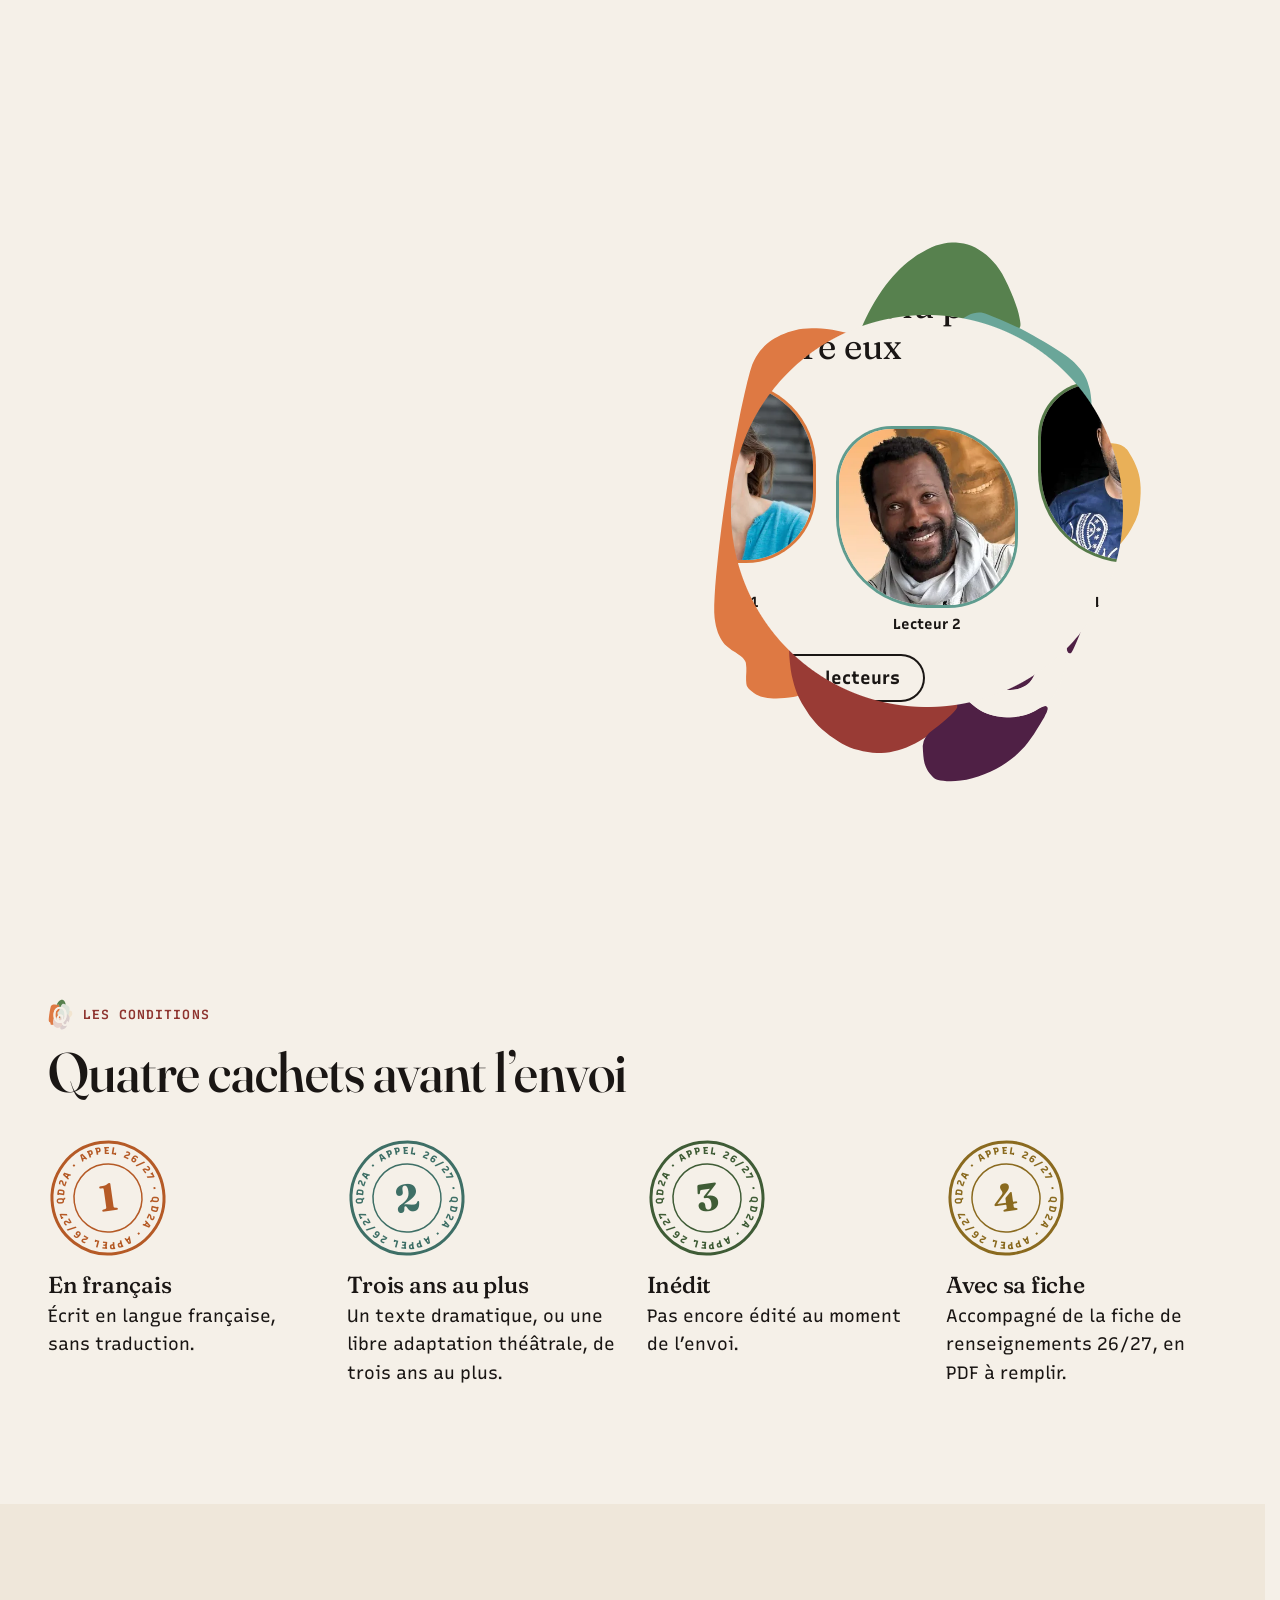
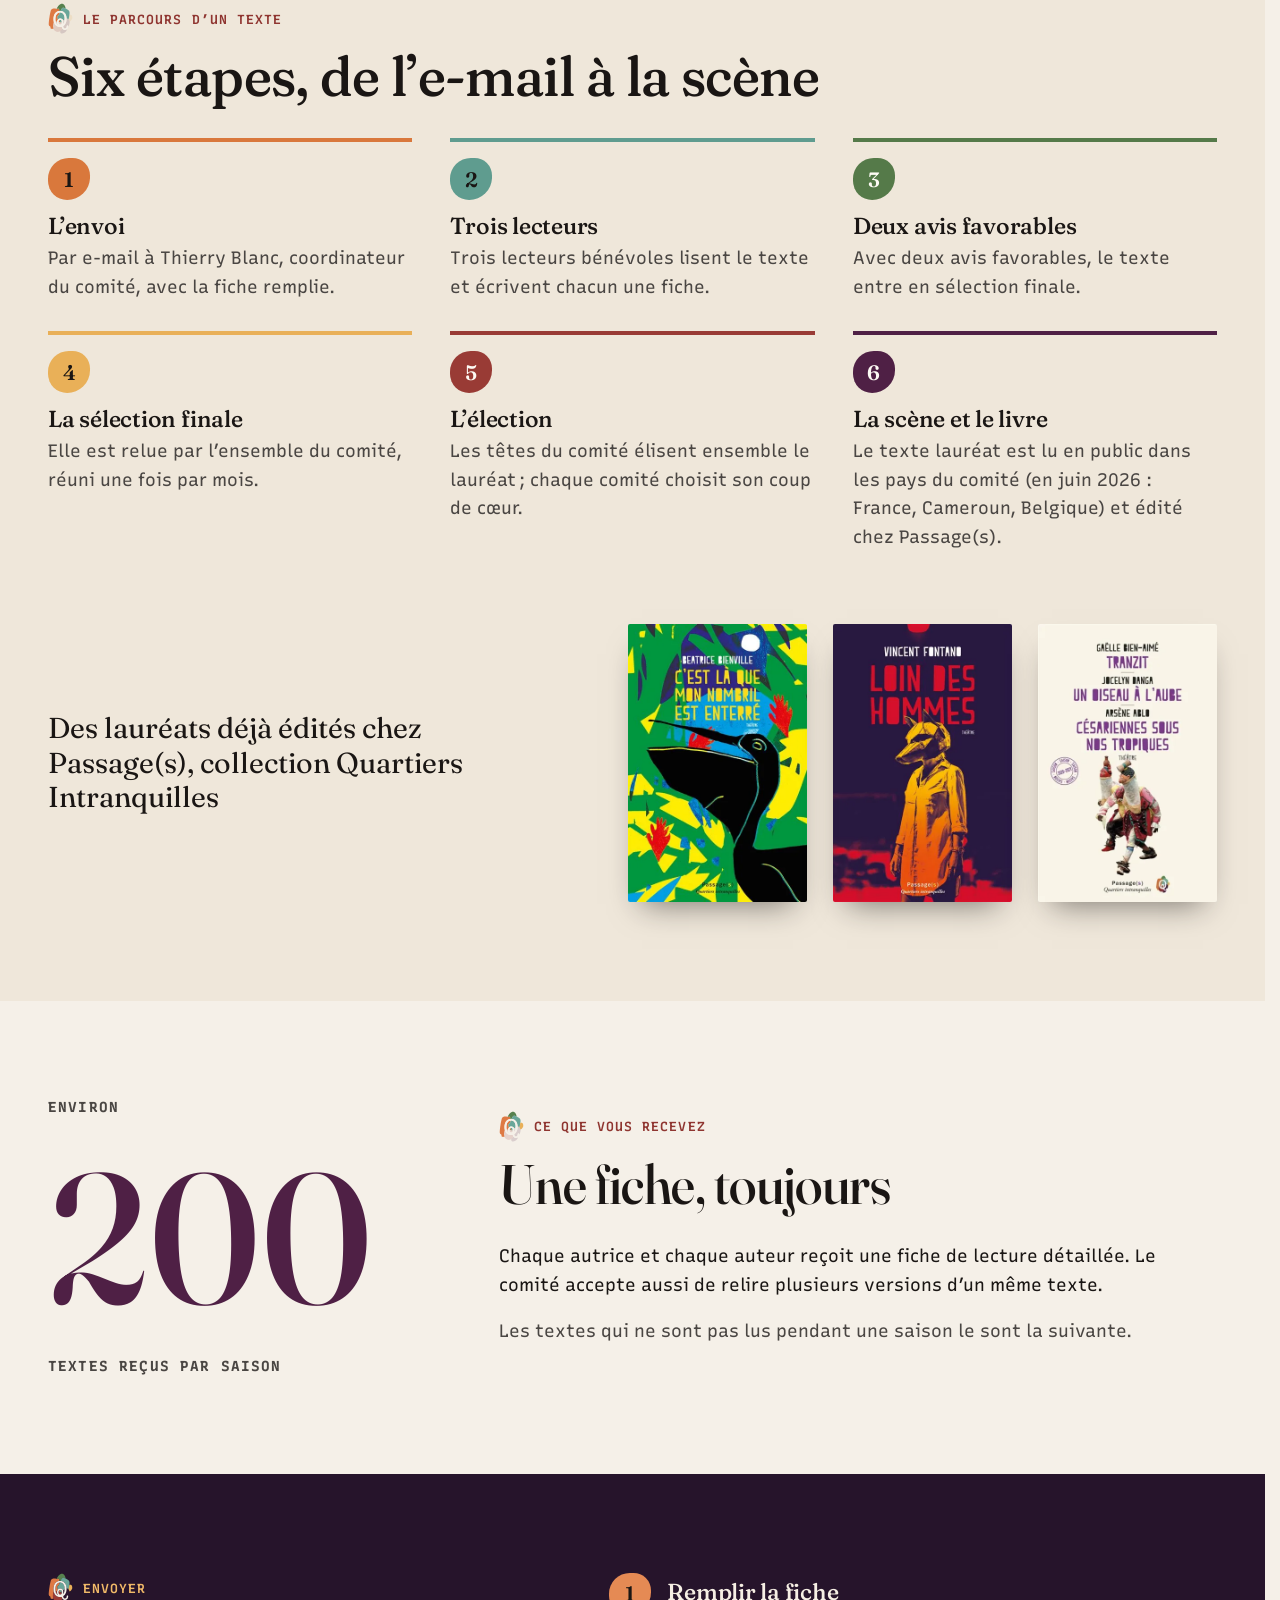
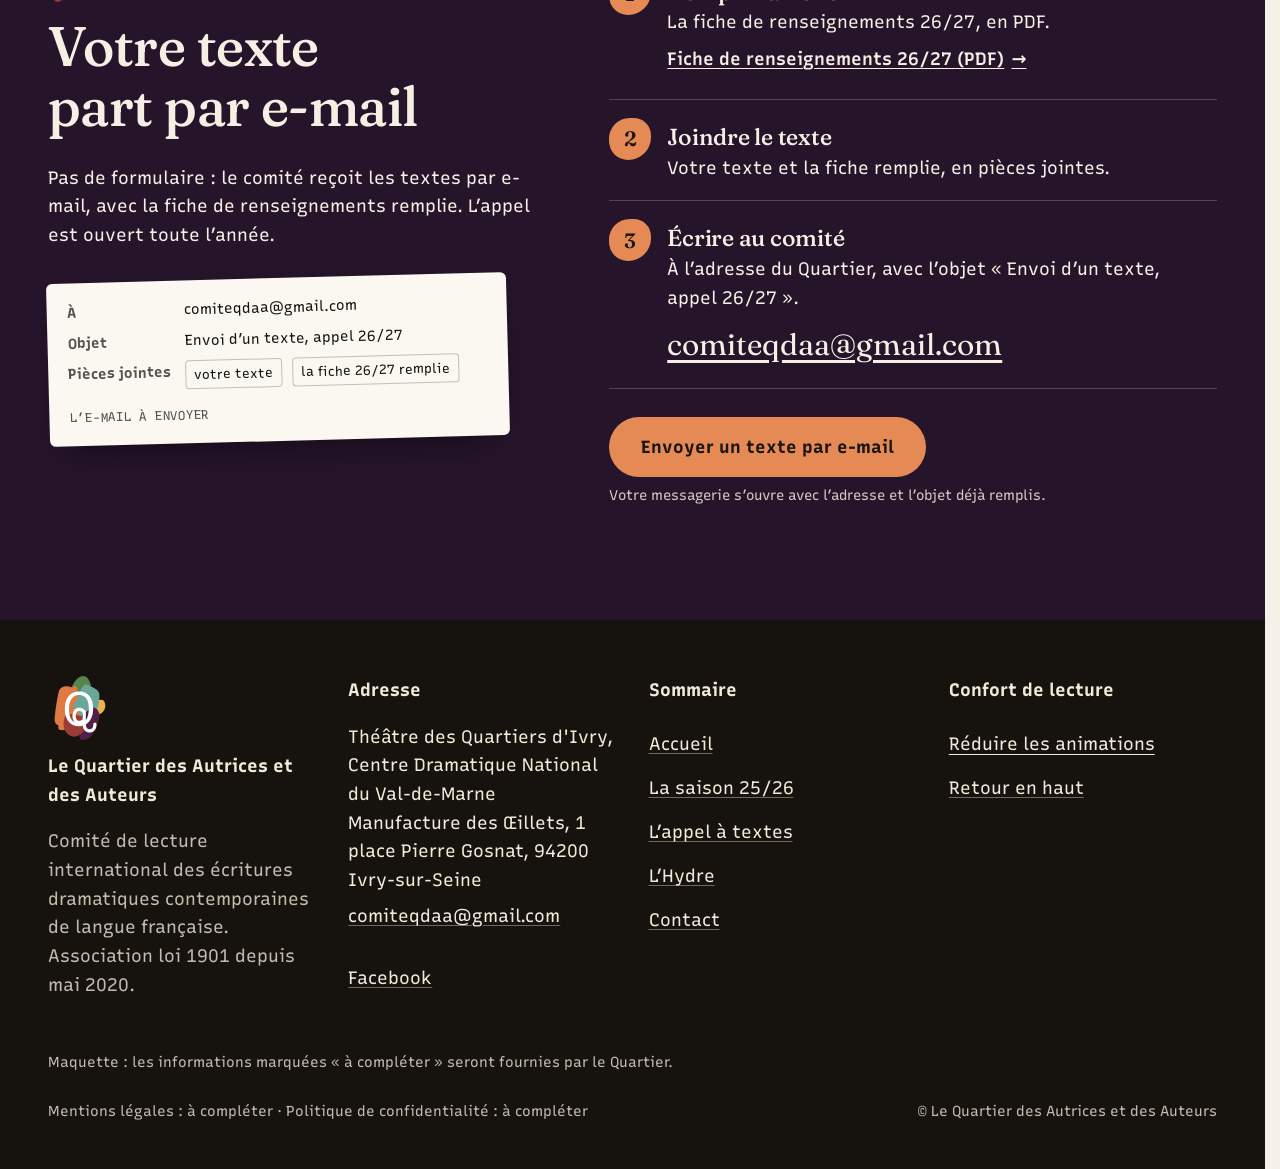
<file: appel-a-textes.html>
<!doctype html>
<html lang="fr" data-v="4">
<head>
<meta charset="utf-8">
<meta name="viewport" content="width=device-width, initial-scale=1, viewport-fit=cover">
<title>L’appel à textes 26/27 du QD2A : conditions et envoi</title>
<meta name="description" content="Textes dramatiques en français, inédits, de trois ans au plus : l’appel à textes 26/27 du Quartier est ouvert, sans date limite.">
<meta name="robots" content="noindex, nofollow">
<link rel="canonical" href="https://qd2a-maquette.vercel.app/appel-a-textes">
<style>:root{--fond:#f5f0e8;--texte:#1a1614;--voile-fond:#efe7da;--ouverture-fond:#f5f0e8;--menu-fond:#26142b}:root { --entete-h: 72px; --barres-h: 0px; } html { background: var(--fond); color: var(--texte); scrollbar-gutter: stable; } body { margin: 0; background: var(--fond); } html.js:not(.calme):not(.secours):not([data-arrivee="retour"]) [data-anime] { opacity: 0; } html.js:not(.calme):not(.secours):not([data-arrivee="retour"]) [data-anime].vu { opacity: 1; } [data-voile] { position: fixed; inset: 0; z-index: 900; background: var(--voile-fond); transform: translateY(100%); visibility: hidden; pointer-events: none; } html[data-arrivee="voile"]:not(.voile-leve):not(.calme):not(.secours) [data-voile] { transform: none; visibility: visible; } html.calme [data-voile], html.secours [data-voile] { visibility: hidden !important; } .ouverture-panneau { position: fixed; inset: 0; z-index: 850; display: none; place-content: center; justify-items: center; background: var(--ouverture-fond, var(--voile-fond)); color: var(--fond); text-align: center; } html.js[data-arrivee="intro"]:not(.calme):not(.secours):not(.intro-finie) .ouverture-panneau { display: grid; } html.defilement-bloque, html.defilement-bloque body, html.js[data-arrivee="intro"]:not(.calme):not(.secours):not(.intro-finie), html.js[data-arrivee="intro"]:not(.calme):not(.secours):not(.intro-finie) body, html[data-arrivee="voile"]:not(.voile-leve):not(.calme):not(.secours), html[data-arrivee="voile"]:not(.voile-leve):not(.calme):not(.secours) body { overflow: hidden; } html.js[data-arrivee="intro"]:not(.calme):not(.secours):not(.intro-finie) { background-color: var(--ouverture-fond, var(--voile-fond)); } html[data-arrivee="voile"]:not(.voile-leve):not(.calme):not(.secours) { background-color: var(--voile-fond); }</style>
<script>(function () {
var d = document.documentElement, ss = null, ls = null;
try { ss = window.sessionStorage; ls = window.localStorage; } catch (e) {}
d.classList.add('js');
var calme = false;
try { calme = !!ls && ls.getItem('socle:calme') === 'oui'; } catch (e) {}
if (!calme && window.matchMedia && matchMedia('(prefers-reduced-motion: reduce)').matches) calme = true;
if (calme) d.classList.add('calme');
var nav = performance.getEntriesByType ? performance.getEntriesByType('navigation')[0] : null;
var type = nav ? nav.type : 'navigate';
var depart = null;
try { depart = JSON.parse(ss.getItem('socle:depart') || 'null'); ss.removeItem('socle:depart'); } catch (e) {}
if (depart && !(Date.now() - depart.t < 15000)) depart = null;
var retourSection = false;
try { retourSection = !!ss.getItem('socle:calme-retour'); } catch (e) {}
var mode = type === 'back_forward' || retourSection ? 'retour' : type === 'reload' ? 'intro' : depart ? 'voile' : 'intro';
d.setAttribute('data-arrivee', mode);
if (mode === 'voile' && depart.couleur) d.style.setProperty('--voile-fond', depart.couleur);
if (type === 'reload' && 'scrollRestoration' in history) {
if (!retourSection) history.scrollRestoration = 'manual';
}
try {
var choisie = ls && ls.getItem('socle:langue');
var langue = (d.lang || '').slice(0, 2);
if (choisie && choisie !== langue && type === 'navigate' && !depart) {
var alt = document.querySelector('link[rel="alternate"][hreflang="' + choisie + '"]');
if (alt) location.replace(new URL(alt.href).pathname + location.search + location.hash);
}
} catch (e) {}
setTimeout(function () { if (!d.classList.contains('demarre')) d.classList.add('secours'); }, 2000);
})();</script>
<link rel="preload" href="/assets/fonts/fraunces.woff2" as="font" type="font/woff2" crossorigin>
<link rel="stylesheet" href="/assets/css/socle.css?v=4">
<link rel="stylesheet" href="/assets/css/site.css?v=4">
<link rel="modulepreload" href="/assets/js/site.js?v=4">
<link rel="modulepreload" href="/assets/js/socle/index.js?v=4">
<script src="/assets/vendor/gsap.min.js" defer></script>
<script src="/assets/vendor/ScrollTrigger.min.js" defer></script>
<script src="/assets/vendor/SplitText.min.js" defer></script>
<script type="module" src="/assets/js/site.js?v=4"></script>
<meta name="theme-color" content="#f4efe4">
<link rel="icon" href="/assets/images/favicon.png" type="image/png">
<link rel="apple-touch-icon" href="/assets/images/apple-touch-icon.png">
<meta property="og:type" content="website">
<meta property="og:site_name" content="Le Quartier des Autrices et des Auteurs">
<meta property="og:locale" content="fr_FR">
<meta property="og:title" content="L’appel à textes 26/27 du QD2A : conditions et envoi">
<meta property="og:description" content="Textes dramatiques en français, inédits, de trois ans au plus : l’appel à textes 26/27 du Quartier est ouvert, sans date limite.">
<meta property="og:url" content="https://qd2a-maquette.vercel.app/appel-a-textes">
<meta property="og:image" content="https://qd2a-maquette.vercel.app/assets/partage/appel-fr.jpg">
<meta property="og:image:width" content="1200">
<meta property="og:image:height" content="630">
<meta property="og:image:alt" content="L’appel à textes 26/27 du QD2A : le Q du logo fait des visages du comité">
<meta name="twitter:card" content="summary_large_image">
<script type="application/ld+json">{"@context":"https://schema.org","@type":"Organization","name":"Le Quartier des Autrices et des Auteurs","alternateName":"QD2A","url":"https://qd2a-maquette.vercel.app/","email":"comiteqdaa@gmail.com","foundingDate":"2020-05","description":"Comité de lecture international des écritures dramatiques contemporaines de langue française, accueilli au Théâtre des Quartiers d'Ivry.","address":{"@type":"PostalAddress","streetAddress":"Manufacture des Œillets, 1 place Pierre Gosnat","postalCode":"94200","addressLocality":"Ivry-sur-Seine","addressCountry":"FR"},"sameAs":["https://www.facebook.com/Le-Quartier-des-Autrices-et-des-Auteurs-103225861496773/"]}</script>
</head>
<body id="haut">
<svg class="q-defs" width="0" height="0" aria-hidden="true" focusable="false"><defs>
<path id="q-p-france" d="M275.8 307.0 L274.5 308.3 L273.4 309.7 L272.4 311.2 L271.4 312.7 L270.6 314.3 L269.8 315.9 L269.2 317.4 L268.6 318.9 L268.1 320.4 L267.7 321.9 L267.5 323.2 L267.5 324.5 L267.5 325.8 L269.2 327.2 L272.5 328.7 L277.4 330.3 L283.9 332.0 L288.9 333.3 L292.4 334.1 L294.3 334.4 L294.7 334.2 L295.0 333.9 L295.3 333.4 L295.5 332.6 L295.5 331.7 L295.1 329.8 L294.1 326.8 L292.5 322.7 L290.5 317.6 L288.6 313.5 L286.9 310.4 L285.3 308.2 L284.0 307.1 L282.9 306.1 L281.9 305.4 L281.1 305.0 L280.5 304.7 L280.0 304.6 L279.4 304.5 L278.9 304.6 L278.4 304.8 L277.7 305.2 L276.9 306.0 Z M279.1 193.1 L277.6 193.2 L275.8 193.5 L273.7 193.9 L271.3 194.6 L268.7 195.4 L265.8 196.5 L262.7 198.0 L259.4 199.7 L255.9 201.7 L252.5 204.0 L249.2 206.6 L246.0 209.5 L243.0 212.8 L240.1 216.2 L237.4 219.9 L235.0 223.8 L232.7 227.9 L230.6 232.2 L228.8 236.7 L227.1 241.4 L225.6 246.3 L224.3 251.4 L223.2 256.8 L222.3 262.4 L221.7 268.2 L221.2 274.6 L221.0 281.4 L220.9 288.8 L221.1 296.6 L221.3 303.0 L221.5 308.0 L221.7 311.6 L222.0 313.8 L222.3 315.7 L222.7 317.5 L223.2 319.0 L223.8 320.3 L225.2 321.4 L227.4 322.2 L230.4 322.8 L234.2 323.2 L237.4 323.4 L240.0 323.5 L241.9 323.4 L243.1 323.2 L244.4 322.1 L245.7 320.0 L247.0 316.9 L248.3 312.8 L249.5 309.4 L250.6 306.6 L251.5 304.4 L252.2 302.9 L253.2 301.2 L254.6 299.2 L256.2 296.9 L258.1 294.4 L259.5 292.4 L260.5 290.9 L260.9 289.8 L260.8 289.2 L260.3 288.4 L259.5 287.4 L258.3 286.2 L256.7 284.8 L255.5 283.2 L254.7 281.6 L254.3 279.8 L254.3 277.9 L254.1 275.1 L253.7 271.5 L253.1 267.0 L252.2 261.7 L251.8 257.3 L251.6 253.9 L251.8 251.5 L252.2 250.1 L253.5 248.2 L255.6 245.9 L258.4 243.1 L262.0 239.9 L265.3 236.5 L268.3 232.9 L271.1 229.2 L273.6 225.4 L275.9 221.7 L277.9 218.1 L279.7 214.5 L281.3 211.1 L282.4 207.8 L283.1 204.7 L283.3 201.6 L283.0 198.7 L282.8 196.4 L282.5 194.8 L282.2 193.8 L281.8 193.5 L281.2 193.3 L280.3 193.1 Z M261.4 130.5 L259.0 130.2 L256.8 130.0 L254.9 130.1 L253.2 130.4 L251.8 130.9 L250.5 131.5 L249.3 132.3 L248.3 133.2 L247.4 134.2 L246.7 135.0 L246.3 135.8 L246.1 136.4 L246.2 136.9 L246.5 137.5 L246.9 138.2 L247.5 138.9 L248.2 139.8 L248.7 140.4 L249.0 140.9 L249.1 141.2 L248.9 141.4 L247.6 141.2 L245.3 140.6 L241.8 139.5 L237.2 138.1 L232.6 136.8 L227.9 135.7 L223.2 134.6 L218.5 133.7 L213.9 133.0 L209.6 132.6 L205.6 132.3 L201.8 132.3 L198.1 132.5 L194.6 132.8 L191.4 133.3 L188.3 134.0 L185.3 134.8 L182.4 135.7 L179.5 136.8 L176.8 137.9 L174.2 139.2 L171.8 140.5 L169.5 141.9 L167.5 143.4 L165.5 145.0 L163.5 146.8 L161.7 148.7 L160.0 150.7 L158.3 153.0 L156.6 155.6 L155.1 158.5 L153.6 161.8 L151.8 167.5 L149.6 175.7 L147.1 186.4 L144.2 199.6 L141.6 212.9 L139.0 226.4 L136.6 240.0 L134.4 253.7 L132.3 267.5 L130.3 281.2 L128.5 295.0 L126.8 308.7 L125.5 321.0 L124.4 332.0 L123.6 341.5 L123.1 349.5 L122.8 356.5 L122.8 362.2 L123.1 366.8 L123.6 370.2 L124.2 373.4 L125.0 376.2 L125.8 378.8 L126.8 381.2 L127.9 383.3 L129.0 385.1 L130.1 386.8 L131.2 388.2 L132.8 389.7 L134.8 391.3 L137.1 393.0 L139.9 394.7 L142.1 396.2 L143.9 397.5 L145.2 398.6 L146.1 399.4 L146.8 400.3 L147.4 401.2 L148.0 402.2 L148.4 403.2 L148.6 404.9 L148.8 407.3 L148.8 410.4 L148.6 414.2 L148.6 417.4 L148.8 419.9 L149.1 421.6 L149.6 422.7 L150.4 423.9 L151.6 425.1 L153.1 426.3 L154.9 427.7 L156.7 428.8 L158.5 429.7 L160.3 430.4 L162.0 430.9 L163.9 431.3 L166.0 431.7 L168.2 431.9 L170.5 432.1 L173.2 432.1 L176.3 432.0 L179.8 431.7 L183.6 431.3 L186.6 430.9 L188.8 430.5 L190.2 430.0 L190.8 429.6 L190.9 427.9 L190.4 424.9 L189.4 420.5 L187.9 414.8 L186.7 409.2 L185.9 403.5 L185.3 397.8 L185.0 392.2 L185.1 386.3 L185.5 380.1 L186.2 373.8 L187.2 367.2 L188.5 360.6 L190.0 354.0 L191.9 347.5 L194.1 340.9 L195.5 334.5 L196.0 328.3 L195.8 322.2 L194.8 316.4 L194.0 310.9 L193.4 305.8 L193.0 301.0 L192.7 296.6 L192.6 291.9 L192.6 286.9 L192.7 281.6 L193.0 276.0 L193.4 270.4 L194.0 264.7 L194.8 258.9 L195.8 253.1 L196.9 247.7 L198.0 242.9 L199.2 238.5 L200.5 234.5 L201.9 230.6 L203.4 226.8 L205.1 222.9 L206.9 219.1 L208.8 215.4 L210.8 211.9 L212.9 208.6 L215.1 205.4 L217.2 202.5 L219.3 199.8 L221.3 197.4 L223.3 195.2 L225.7 193.0 L228.4 190.5 L231.5 188.0 L234.9 185.3 L238.2 182.9 L241.5 180.8 L244.6 179.0 L247.7 177.4 L251.0 175.9 L254.5 174.5 L258.2 173.2 L262.1 172.1 L265.8 171.1 L269.2 170.2 L272.4 169.6 L275.3 169.1 L277.5 167.9 L278.9 166.0 L279.7 163.3 L279.7 160.0 L279.5 156.8 L279.2 153.8 L278.8 151.0 L278.2 148.3 L277.5 145.9 L276.7 143.6 L275.8 141.6 L274.8 139.8 L273.6 138.0 L272.0 136.3 L270.2 134.8 L268.1 133.2 L266.0 132.0 L263.7 131.1 Z"/><path id="q-p-cameroun" d="M331.0 65.7 L328.0 64.6 L324.8 63.8 L321.7 63.3 L318.5 63.0 L315.2 63.0 L312.0 63.2 L308.7 63.8 L305.5 64.5 L302.2 65.5 L298.8 66.9 L295.1 68.6 L291.2 70.8 L287.1 73.2 L283.3 75.9 L279.7 78.6 L276.4 81.4 L273.3 84.3 L270.2 87.4 L267.2 90.7 L264.3 94.2 L261.4 97.8 L258.5 101.8 L255.7 106.0 L252.9 110.6 L250.1 115.4 L247.7 119.9 L245.6 124.1 L243.8 128.0 L242.2 131.6 L241.1 134.5 L240.4 136.7 L240.0 138.1 L240.0 138.9 L240.5 139.6 L241.6 140.4 L243.2 141.2 L245.4 142.1 L247.2 142.6 L248.5 142.9 L249.4 143.0 L249.9 142.7 L250.3 142.4 L250.6 142.0 L250.8 141.6 L250.9 141.1 L250.7 140.5 L250.4 139.7 L249.8 138.8 L248.9 137.8 L248.5 136.9 L248.5 135.9 L248.9 135.0 L249.8 134.0 L250.9 133.3 L252.4 132.6 L254.2 132.2 L256.4 131.8 L258.5 131.7 L260.5 131.9 L262.4 132.2 L264.2 132.8 L265.9 133.5 L267.4 134.3 L268.8 135.2 L269.9 136.2 L271.0 137.4 L272.1 138.8 L273.2 140.4 L274.2 142.2 L275.1 144.3 L275.9 146.5 L276.5 149.0 L277.1 151.7 L277.6 154.4 L278.0 157.3 L278.2 160.3 L278.4 163.4 L278.7 165.8 L279.0 167.4 L279.4 168.4 L279.9 168.6 L281.2 168.8 L283.2 168.9 L286.0 168.9 L289.6 168.8 L292.5 168.6 L294.5 168.4 L295.9 168.2 L296.5 167.8 L297.4 166.4 L298.8 163.9 L300.5 160.3 L302.5 155.7 L304.6 151.4 L306.6 147.6 L308.5 144.3 L310.5 141.4 L312.3 138.7 L314.2 136.3 L316.0 134.1 L317.7 132.2 L319.6 130.3 L321.6 128.5 L323.8 126.7 L326.2 125.0 L328.2 123.6 L329.9 122.5 L331.3 121.8 L332.4 121.5 L333.6 121.3 L335.1 121.2 L336.8 121.2 L338.6 121.4 L341.5 122.2 L345.6 123.7 L350.8 125.8 L357.2 128.5 L362.2 130.6 L365.8 132.0 L368.2 132.7 L369.2 132.7 L369.9 132.2 L370.4 131.4 L370.7 130.2 L370.7 128.5 L370.4 126.3 L369.9 123.7 L369.2 120.5 L368.2 116.8 L366.8 112.7 L365.1 108.1 L363.0 103.1 L360.6 97.6 L358.2 92.7 L355.9 88.3 L353.5 84.6 L351.2 81.4 L348.7 78.5 L346.0 75.7 L343.2 73.2 L340.2 70.8 L337.1 68.8 L334.1 67.1 Z"/><path id="q-p-belgique" d="M280.1 303.7 L279.9 304.3 L280.2 305.2 L280.8 306.2 L281.9 307.3 L283.4 308.7 L285.1 311.2 L287.1 314.8 L289.3 319.7 L291.7 325.7 L294.0 330.4 L296.3 333.9 L298.5 336.2 L300.5 337.2 L302.3 337.9 L303.6 338.4 L304.7 338.5 L305.3 338.5 L306.3 337.4 L307.7 335.5 L309.3 332.6 L311.3 328.8 L312.8 325.1 L313.8 321.7 L314.2 318.5 L314.1 315.5 L313.4 312.8 L312.1 310.4 L310.2 308.2 L307.8 306.4 L305.3 304.8 L302.9 303.4 L300.6 302.3 L298.4 301.4 L296.2 300.7 L294.1 300.2 L292.1 300.0 L290.2 300.0 L288.3 300.2 L286.5 300.5 L284.7 301.0 L283.0 301.7 L281.6 302.3 L280.6 303.0 Z M286.7 193.1 L286.3 193.6 L285.5 195.2 L284.3 198.0 L282.8 201.8 L280.9 206.8 L278.9 211.5 L277.0 215.8 L275.0 219.7 L273.0 223.3 L271.2 226.3 L269.7 228.8 L268.4 230.8 L267.3 232.2 L265.6 234.1 L263.2 236.4 L260.3 239.2 L256.7 242.5 L253.9 245.1 L252.0 247.0 L250.8 248.3 L250.5 249.0 L250.2 249.9 L250.0 251.1 L249.8 252.5 L249.6 254.2 L249.7 256.6 L250.0 259.8 L250.6 263.8 L251.4 268.5 L252.0 272.6 L252.5 275.9 L252.7 278.5 L252.7 280.5 L253.2 282.3 L254.3 284.2 L255.9 286.0 L258.1 287.7 L260.5 288.5 L263.1 288.5 L266.0 287.5 L269.0 285.5 L272.0 283.9 L274.7 282.6 L277.3 281.5 L279.7 280.8 L282.3 280.2 L285.0 279.8 L287.8 279.5 L290.8 279.5 L293.6 279.5 L296.0 279.6 L298.2 279.8 L300.1 280.2 L302.2 280.7 L304.3 281.3 L306.6 282.2 L309.0 283.2 L311.5 284.3 L313.9 285.6 L316.3 287.0 L318.7 288.6 L321.3 290.5 L324.1 292.7 L327.1 295.1 L330.2 297.9 L332.6 300.2 L334.3 302.2 L335.1 303.8 L335.2 304.9 L335.5 305.8 L335.9 306.5 L336.5 306.9 L337.2 307.1 L338.9 306.4 L341.5 305.0 L345.1 302.7 L349.6 299.6 L353.0 296.0 L355.2 291.7 L356.3 286.9 L356.3 281.5 L356.2 276.3 L356.0 271.5 L355.7 267.0 L355.3 262.7 L354.8 258.6 L354.2 254.8 L353.5 251.1 L352.8 247.6 L351.9 244.1 L350.9 240.6 L349.8 237.2 L348.5 233.8 L346.9 230.1 L344.9 226.2 L342.4 222.0 L339.6 217.6 L336.6 213.6 L333.5 210.0 L330.2 206.8 L326.8 203.9 L323.2 201.4 L319.4 199.1 L315.4 197.2 L311.2 195.5 L307.2 194.2 L303.4 193.2 L299.8 192.5 L296.2 192.2 L293.4 192.0 L291.2 191.9 L289.6 191.9 L288.7 192.1 L287.9 192.3 L287.2 192.7 Z M325.7 123.5 L323.0 125.5 L320.3 127.7 L317.6 130.3 L314.9 133.2 L312.1 136.5 L309.5 139.9 L307.1 143.4 L304.9 147.1 L302.8 150.9 L301.0 154.5 L299.4 157.8 L298.2 160.8 L297.2 163.5 L296.6 165.7 L296.4 167.3 L296.5 168.3 L297.1 168.7 L298.6 169.2 L301.0 169.7 L304.4 170.2 L308.6 170.8 L312.7 171.5 L316.6 172.5 L320.4 173.5 L324.0 174.8 L327.5 176.2 L330.9 177.8 L334.3 179.5 L337.7 181.5 L341.1 183.8 L344.7 186.5 L348.4 189.7 L352.2 193.3 L355.7 196.8 L358.9 200.3 L361.6 203.8 L364.0 207.2 L366.4 210.9 L368.6 214.8 L370.8 219.0 L372.9 223.4 L374.8 228.1 L376.6 233.1 L378.2 238.5 L379.8 244.2 L381.0 249.9 L382.1 255.8 L383.0 261.7 L383.7 267.7 L385.0 272.4 L387.0 275.9 L389.7 278.2 L393.0 279.2 L395.9 280.1 L398.4 281.1 L400.4 282.0 L402.0 283.0 L403.5 284.0 L405.1 285.2 L406.7 286.5 L408.3 287.9 L409.6 289.0 L410.8 289.7 L411.7 290.1 L412.3 290.2 L413.0 290.0 L413.6 289.5 L414.2 288.7 L414.8 287.6 L415.7 284.6 L416.8 279.8 L418.3 273.0 L420.0 264.3 L421.7 255.2 L423.3 245.6 L424.8 235.6 L426.2 225.1 L427.3 215.9 L428.0 207.9 L428.3 201.2 L428.3 195.8 L428.1 190.9 L427.6 186.5 L427.0 182.5 L426.0 179.1 L425.1 176.1 L424.1 173.5 L423.0 171.2 L422.0 169.4 L420.7 167.6 L419.4 165.8 L417.8 163.9 L416.2 162.1 L414.5 160.4 L412.8 158.7 L411.0 157.2 L409.3 155.8 L406.8 154.0 L403.5 151.8 L399.4 149.2 L394.6 146.2 L389.9 143.3 L385.2 140.6 L380.7 138.0 L376.3 135.6 L371.4 133.1 L366.0 130.5 L360.2 127.9 L353.8 125.1 L348.7 123.0 L344.8 121.4 L342.1 120.4 L340.6 120.0 L338.9 119.7 L337.1 119.7 L335.1 119.8 L332.9 120.2 L330.6 120.9 L328.2 122.0 Z"/><path id="q-p-canada" d="M440.3 225.2 L435.0 225.1 L430.9 225.1 L428.0 225.2 L426.2 225.4 L425.8 225.6 L425.1 227.4 L424.4 230.6 L423.5 235.2 L422.5 241.4 L421.2 248.6 L419.7 256.8 L417.9 266.0 L415.8 276.3 L414.6 284.6 L414.4 290.9 L415.2 295.2 L416.8 297.5 L418.4 299.9 L419.8 302.3 L421.1 304.8 L422.2 307.2 L423.3 309.8 L424.2 312.3 L425.0 314.9 L425.7 317.5 L426.3 319.5 L427.0 321.1 L427.7 322.1 L428.3 322.6 L429.6 322.6 L431.4 322.0 L433.7 321.0 L436.6 319.4 L439.6 317.4 L442.8 315.1 L446.0 312.4 L449.3 309.3 L452.4 306.0 L455.2 302.6 L457.8 298.9 L460.2 295.1 L462.1 291.5 L463.8 288.2 L465.0 285.2 L466.0 282.5 L466.7 279.2 L467.3 275.3 L467.7 271.0 L468.0 266.0 L468.0 261.5 L467.7 257.4 L467.2 253.7 L466.5 250.3 L465.5 247.0 L464.2 243.7 L462.7 240.3 L461.0 237.0 L459.4 234.3 L458.1 232.1 L457.0 230.6 L456.0 229.7 L455.0 228.8 L453.7 228.0 L452.3 227.2 L450.7 226.5 L448.2 225.9 L444.7 225.5 Z"/><path id="q-p-coups" d="M192.0 340.6 L190.4 345.4 L188.9 350.3 L187.6 355.1 L186.5 360.0 L185.5 365.0 L184.7 369.3 L184.1 373.1 L183.6 376.3 L183.4 379.0 L183.2 382.5 L183.2 386.8 L183.4 392.0 L183.6 398.0 L184.1 403.5 L184.7 408.6 L185.5 413.2 L186.5 417.4 L187.5 421.2 L188.6 424.6 L189.6 427.5 L190.7 430.1 L192.1 432.9 L193.7 435.9 L195.6 439.1 L197.8 442.5 L200.0 445.8 L202.3 448.8 L204.8 451.7 L207.2 454.3 L210.0 457.0 L213.0 459.5 L216.2 462.1 L219.8 464.6 L223.1 466.8 L226.4 468.7 L229.6 470.3 L232.7 471.7 L236.0 472.9 L239.5 473.9 L243.2 474.8 L247.1 475.5 L250.9 476.0 L254.6 476.3 L258.1 476.3 L261.5 476.0 L264.9 475.6 L268.3 474.9 L271.7 474.0 L275.0 473.0 L278.4 471.7 L281.9 470.2 L285.4 468.5 L289.0 466.5 L293.3 463.8 L298.4 460.1 L304.2 455.7 L310.8 450.3 L315.8 446.0 L319.1 442.5 L320.9 440.1 L321.1 438.6 L321.1 437.0 L321.0 435.3 L320.7 433.6 L320.3 431.8 L320.0 430.0 L320.0 428.3 L320.0 426.8 L320.3 425.2 L320.3 423.6 L320.0 421.9 L319.4 420.0 L318.6 418.0 L317.8 415.7 L317.0 413.1 L316.2 410.1 L315.5 406.9 L314.8 404.4 L314.1 402.7 L313.5 401.8 L312.9 401.6 L311.6 401.6 L309.6 401.9 L307.0 402.5 L303.7 403.2 L299.7 403.8 L295.2 404.1 L290.0 404.2 L284.3 404.1 L278.9 403.8 L273.9 403.3 L269.2 402.6 L264.8 401.7 L260.5 400.5 L256.1 399.1 L251.7 397.3 L247.3 395.3 L243.3 393.4 L239.8 391.4 L236.7 389.5 L234.0 387.5 L231.1 385.2 L228.1 382.4 L224.9 379.2 L221.5 375.5 L218.6 372.3 L216.2 369.6 L214.5 367.4 L213.2 365.6 L211.8 363.5 L210.3 360.9 L208.7 358.0 L207.0 354.7 L205.3 351.2 L203.7 347.5 L202.2 343.7 L200.8 339.7 L199.6 336.6 L198.6 334.4 L197.8 333.2 L197.2 332.8 L196.6 332.6 L196.1 332.6 L195.6 332.7 L195.1 333.0 L194.3 334.4 L193.3 336.9 Z M266.5 332.7 L266.5 336.0 L266.5 339.1 L266.7 342.0 L267.1 344.6 L267.6 347.0 L268.3 349.5 L269.1 351.9 L270.2 354.4 L271.5 356.9 L272.7 359.1 L273.9 360.9 L275.1 362.3 L276.2 363.4 L277.6 364.4 L279.2 365.4 L281.0 366.2 L283.0 367.1 L285.0 367.7 L287.0 368.1 L289.0 368.3 L291.0 368.3 L293.1 368.1 L295.4 367.7 L297.8 367.1 L300.2 366.2 L302.7 365.2 L305.1 364.1 L307.5 362.8 L309.8 361.2 L311.6 359.2 L312.9 356.6 L313.6 353.5 L313.8 349.8 L313.6 346.8 L313.1 344.4 L312.2 342.7 L311.1 341.6 L309.1 340.3 L306.2 338.8 L302.5 337.0 L297.9 335.0 L293.2 333.2 L288.5 331.6 L283.6 330.1 L278.7 328.9 L274.7 328.0 L271.7 327.4 L269.6 327.2 L268.4 327.4 L267.5 328.4 L266.9 330.1 Z M224.5 323.8 L224.5 325.2 L224.6 327.0 L224.9 329.0 L225.5 331.5 L226.2 334.2 L227.3 337.4 L228.6 341.0 L230.3 345.0 L232.3 349.4 L234.3 353.3 L236.1 356.7 L238.0 359.6 L239.7 362.0 L241.4 364.3 L243.1 366.3 L244.8 368.2 L246.5 369.8 L248.0 371.2 L249.3 372.4 L250.4 373.2 L251.3 373.8 L252.1 374.2 L252.8 374.4 L253.3 374.4 L253.7 374.2 L254.1 374.0 L254.4 373.6 L254.6 373.1 L254.8 372.5 L254.6 371.6 L254.1 370.2 L253.2 368.5 L252.1 366.5 L251.0 364.2 L249.9 361.7 L248.8 359.0 L247.8 356.0 L247.0 353.1 L246.3 350.3 L245.8 347.4 L245.5 344.6 L245.2 341.4 L245.1 337.8 L245.0 333.8 L245.0 329.5 L244.2 326.1 L242.6 323.7 L240.1 322.2 L236.9 321.8 L234.0 321.4 L231.4 321.2 L229.2 321.2 L227.4 321.4 L226.0 321.9 L225.1 322.7 Z"/><path id="q-p-laureate" d="M391.5 438.4 L390.8 438.2 L389.6 438.5 L387.9 439.2 L385.8 440.2 L383.2 441.8 L380.8 443.0 L378.6 444.1 L376.6 444.9 L374.8 445.5 L372.3 446.0 L369.2 446.4 L365.5 446.7 L361.2 447.0 L357.2 447.0 L353.6 446.7 L350.3 446.2 L347.4 445.5 L344.8 444.7 L342.4 443.8 L340.4 443.0 L338.6 442.0 L336.7 440.8 L334.6 439.3 L332.4 437.4 L330.0 435.2 L327.9 433.2 L326.1 431.3 L324.7 429.5 L323.6 427.8 L322.6 426.6 L321.6 425.8 L320.8 425.3 L319.9 425.3 L319.2 425.6 L318.8 426.1 L318.4 427.0 L318.2 428.0 L318.2 429.3 L318.4 430.8 L318.6 432.4 L319.0 434.2 L319.3 435.9 L319.5 437.3 L319.5 438.5 L319.5 439.5 L318.5 441.0 L316.8 443.1 L314.2 445.6 L310.8 448.7 L307.3 451.7 L303.8 454.6 L300.3 457.3 L296.7 460.0 L294.1 463.1 L292.4 466.6 L291.6 470.5 L291.8 474.8 L292.1 478.6 L292.5 481.9 L293.1 484.7 L293.9 487.0 L294.8 489.0 L295.9 491.0 L297.1 492.7 L298.5 494.3 L299.8 495.6 L300.9 496.6 L301.9 497.3 L302.8 497.7 L304.1 498.1 L305.9 498.5 L308.2 498.8 L311.1 499.2 L314.4 499.2 L318.1 499.0 L322.3 498.5 L327.0 497.8 L331.7 496.7 L336.5 495.3 L341.4 493.5 L346.3 491.5 L350.9 489.2 L355.2 486.8 L359.2 484.2 L362.8 481.5 L366.2 478.8 L369.2 476.1 L371.8 473.5 L374.2 470.9 L376.6 467.9 L379.1 464.5 L381.7 460.8 L384.3 456.6 L386.6 452.9 L388.5 449.8 L390.0 447.2 L391.0 445.1 L391.9 443.4 L392.4 441.9 L392.7 440.8 L392.7 439.9 L392.5 439.2 L392.1 438.8 Z M310.9 327.4 L310.4 327.6 L309.8 328.4 L309.0 329.6 L308.2 331.4 L307.2 333.6 L306.4 335.5 L306.0 336.9 L305.8 338.0 L305.9 338.7 L306.3 339.4 L307.0 340.2 L308.1 341.0 L309.5 342.0 L310.8 342.5 L311.8 342.8 L312.5 342.7 L313.1 342.3 L313.6 341.2 L313.9 339.3 L314.0 336.8 L314.0 333.5 L313.9 331.0 L313.6 329.2 L313.1 328.0 L312.5 327.6 L312.0 327.4 L311.4 327.3 Z M346.4 301.0 L342.0 304.0 L338.6 309.2 L336.4 316.7 L335.3 326.5 L335.3 338.5 L335.5 347.7 L335.8 354.0 L336.2 357.3 L336.8 357.7 L337.4 357.9 L338.0 357.9 L338.7 357.7 L339.3 357.3 L340.1 356.4 L341.1 355.0 L342.2 353.2 L343.5 350.8 L344.8 347.9 L346.1 344.5 L347.6 340.5 L349.1 335.9 L350.5 330.9 L351.7 325.6 L352.8 320.0 L353.8 314.0 L354.6 309.1 L355.1 305.2 L355.3 302.5 L355.3 300.8 L355.2 299.5 L354.9 298.4 L354.5 297.7 L353.9 297.3 L352.3 297.7 L349.8 299.0 Z M390.3 277.0 L389.0 276.7 L387.9 276.6 L386.9 276.7 L386.1 277.0 L385.5 277.4 L385.1 279.2 L384.8 282.5 L384.5 287.2 L384.5 293.4 L384.3 299.0 L384.0 303.9 L383.6 308.3 L383.1 312.0 L382.5 315.9 L381.7 319.8 L380.8 323.8 L379.8 327.9 L378.7 331.9 L377.5 335.9 L376.1 339.8 L374.6 343.6 L373.0 347.4 L371.2 351.1 L369.3 354.7 L367.3 358.3 L365.4 361.6 L363.5 364.5 L361.7 367.2 L360.0 369.5 L357.9 372.0 L355.4 374.8 L352.6 377.8 L349.4 380.9 L346.5 383.7 L343.7 386.2 L341.2 388.3 L338.8 390.0 L337.2 392.3 L336.3 395.0 L336.1 398.3 L336.6 402.0 L337.2 405.3 L337.8 408.1 L338.6 410.4 L339.4 412.2 L340.4 414.0 L341.4 415.7 L342.5 417.2 L343.8 418.8 L345.3 420.1 L347.0 421.4 L348.9 422.6 L351.1 423.7 L353.5 424.5 L356.2 425.1 L359.2 425.3 L362.5 425.3 L365.4 425.1 L368.0 424.7 L370.3 424.1 L372.3 423.2 L374.1 422.4 L375.6 421.5 L376.8 420.6 L377.8 419.7 L379.0 418.3 L380.2 416.3 L381.6 413.8 L383.1 410.8 L384.3 407.4 L385.3 403.6 L386.1 399.5 L386.6 394.9 L387.2 391.1 L387.9 388.2 L388.7 386.1 L389.6 384.9 L390.5 383.8 L391.4 383.0 L392.2 382.4 L393.1 382.0 L394.2 381.7 L395.7 381.6 L397.5 381.7 L399.5 382.0 L401.4 382.5 L403.0 383.3 L404.4 384.3 L405.6 385.7 L406.5 387.1 L407.3 388.6 L407.8 390.3 L408.2 392.0 L408.5 393.4 L409.0 394.4 L409.4 395.0 L409.9 395.3 L410.4 395.4 L410.9 395.5 L411.3 395.4 L411.7 395.2 L412.4 394.2 L413.4 392.4 L414.7 389.6 L416.3 386.0 L417.9 382.1 L419.6 377.8 L421.3 373.0 L423.0 368.0 L424.5 363.2 L425.8 358.9 L426.8 354.8 L427.5 351.2 L428.1 347.3 L428.6 343.3 L428.9 339.0 L429.1 334.6 L428.9 330.1 L428.4 325.5 L427.5 320.9 L426.2 316.1 L424.8 311.8 L423.3 307.8 L421.7 304.1 L420.0 300.9 L418.1 297.8 L416.0 294.9 L413.8 292.1 L411.5 289.5 L409.3 287.3 L407.2 285.4 L405.2 283.8 L403.4 282.5 L401.5 281.4 L399.6 280.4 L397.5 279.4 L395.5 278.6 L393.6 277.9 L391.9 277.4 Z"/>
<path id="q-lettre" d="M241.0 181.2 L236.6 184.1 L232.4 187.2 L228.3 190.7 L224.4 194.5 L220.6 198.5 L217.2 202.7 L214.1 206.9 L211.2 211.2 L208.8 215.5 L206.4 220.2 L204.1 225.4 L202.0 230.9 L200.0 236.8 L198.2 242.9 L196.8 249.2 L195.5 255.8 L194.5 262.5 L193.8 269.5 L193.2 276.7 L193.0 284.0 L193.0 291.6 L193.3 299.0 L193.8 306.2 L194.6 313.1 L195.7 319.9 L197.1 326.5 L198.8 332.9 L200.7 339.1 L203.0 345.2 L205.1 350.5 L207.0 354.9 L208.8 358.6 L210.5 361.4 L212.3 364.2 L214.2 367.0 L216.2 369.8 L218.4 372.5 L221.0 375.4 L223.9 378.4 L227.2 381.5 L230.8 384.8 L234.4 387.7 L237.7 390.2 L241.0 392.3 L244.0 394.0 L247.5 395.7 L251.3 397.4 L255.5 398.9 L260.1 400.4 L264.5 401.7 L268.7 402.7 L272.6 403.4 L276.4 403.9 L280.0 404.3 L283.6 404.5 L287.0 404.7 L290.3 404.7 L294.0 404.5 L298.0 404.1 L302.3 403.5 L307.0 402.8 L310.8 403.2 L313.6 404.8 L315.5 407.5 L316.5 411.5 L317.6 415.1 L318.8 418.4 L320.0 421.3 L321.3 424.0 L322.8 426.5 L324.4 429.0 L326.1 431.2 L327.9 433.4 L329.9 435.5 L332.1 437.4 L334.4 439.2 L336.9 440.8 L339.4 442.3 L341.7 443.5 L344.0 444.5 L346.3 445.2 L348.7 445.9 L351.3 446.4 L354.0 446.8 L357.0 447.2 L359.7 447.4 L362.3 447.4 L364.7 447.3 L367.0 447.0 L369.4 446.6 L372.1 445.9 L375.1 445.0 L378.2 444.0 L381.4 442.6 L384.4 440.9 L387.4 439.0 L390.3 436.7 L392.7 434.7 L394.6 433.0 L396.0 431.6 L397.0 430.4 L398.0 428.9 L399.1 427.0 L400.3 424.8 L401.7 422.2 L402.9 419.6 L403.9 417.0 L404.8 414.5 L405.5 411.9 L406.2 409.1 L406.8 406.1 L407.3 402.9 L407.7 399.5 L408.0 396.5 L408.0 393.9 L408.0 391.7 L407.7 390.0 L407.3 388.4 L406.8 387.0 L406.1 385.7 L405.2 384.6 L404.3 383.7 L403.3 382.9 L402.2 382.2 L401.1 381.8 L400.0 381.4 L398.9 381.1 L398.0 381.0 L397.0 381.0 L396.1 381.1 L395.2 381.2 L394.3 381.5 L393.4 381.8 L392.5 382.2 L391.7 382.8 L390.9 383.3 L390.1 384.0 L389.4 384.8 L388.8 385.6 L388.2 386.5 L387.8 387.5 L387.2 389.4 L386.8 392.1 L386.2 395.8 L385.8 400.2 L385.1 404.1 L384.4 407.4 L383.6 410.1 L382.7 412.2 L381.7 414.1 L380.6 415.9 L379.3 417.6 L378.0 419.1 L376.4 420.5 L374.6 421.7 L372.6 422.8 L370.4 423.8 L367.9 424.6 L365.2 425.1 L362.4 425.3 L359.3 425.3 L356.7 425.2 L354.6 425.1 L353.0 424.8 L352.0 424.5 L350.8 424.0 L349.6 423.4 L348.3 422.6 L347.0 421.7 L345.6 420.4 L344.1 418.8 L342.6 416.8 L341.0 414.5 L339.7 411.9 L338.5 409.1 L337.5 406.1 L336.8 402.9 L336.2 400.1 L335.9 397.7 L335.8 395.8 L335.9 394.2 L337.0 392.3 L339.1 389.8 L342.2 386.9 L346.4 383.5 L350.0 380.3 L353.1 377.4 L355.7 374.8 L357.7 372.5 L359.6 370.0 L361.6 367.4 L363.5 364.6 L365.5 361.7 L367.4 358.4 L369.4 354.6 L371.5 350.5 L373.5 345.9 L375.5 341.1 L377.2 336.1 L378.8 330.9 L380.2 325.5 L381.4 319.5 L382.5 312.9 L383.3 305.7 L384.0 298.0 L384.4 290.4 L384.6 283.0 L384.5 275.8 L384.2 268.8 L383.6 262.2 L382.8 255.8 L381.8 249.8 L380.5 244.2 L379.1 238.7 L377.4 233.3 L375.5 228.2 L373.5 223.2 L371.4 218.6 L369.4 214.6 L367.5 211.0 L365.5 208.0 L363.2 204.7 L360.4 201.2 L357.2 197.5 L353.5 193.5 L350.0 190.1 L346.5 187.0 L343.2 184.4 L340.1 182.2 L336.6 180.2 L332.9 178.2 L329.0 176.4 L324.7 174.6 L320.6 173.1 L316.8 171.9 L313.1 170.9 L309.6 170.1 L305.2 169.6 L300.0 169.2 L294.0 169.0 L287.0 169.0 L280.9 169.2 L275.5 169.6 L270.9 170.1 L267.1 170.9 L263.4 171.8 L259.7 172.8 L256.2 173.9 L252.8 175.1 L249.1 176.8 L245.2 178.8 Z M290.2 300.7 L292.1 300.7 L293.8 300.8 L295.3 300.9 L296.6 301.2 L297.7 301.5 L298.9 302.0 L300.3 302.6 L301.8 303.4 L303.5 304.3 L305.2 305.4 L307.0 306.6 L308.9 308.0 L310.8 309.6 L312.2 313.7 L313.2 320.3 L313.7 329.4 L313.7 341.0 L313.2 350.0 L312.2 356.5 L310.8 360.5 L308.9 361.9 L306.8 363.2 L304.5 364.4 L302.1 365.5 L299.5 366.5 L296.9 367.2 L294.3 367.8 L291.7 368.0 L289.0 368.0 L286.5 367.8 L284.2 367.2 L282.0 366.5 L280.0 365.5 L278.2 364.5 L276.7 363.4 L275.4 362.2 L274.3 361.1 L273.3 359.9 L272.4 358.6 L271.5 357.2 L270.8 355.8 L270.0 354.0 L269.3 352.0 L268.5 349.5 L267.8 346.8 L267.2 343.8 L266.9 340.4 L266.7 336.8 L266.7 332.9 L266.9 329.3 L267.2 326.0 L267.8 323.0 L268.5 320.3 L269.5 317.7 L270.7 315.2 L272.0 312.7 L273.6 310.3 L275.1 308.2 L276.5 306.6 L277.9 305.3 L279.1 304.4 L280.5 303.5 L281.9 302.8 L283.4 302.1 L285.0 301.5 L286.6 301.1 L288.4 300.8 Z M311.0 196.0 L315.0 197.6 L318.9 199.5 L322.6 201.7 L326.1 204.2 L329.5 207.1 L332.7 210.1 L335.6 213.2 L338.2 216.5 L340.5 219.9 L342.6 223.3 L344.5 226.8 L346.2 230.4 L347.8 234.0 L349.2 238.2 L350.6 243.1 L351.9 248.6 L353.1 254.8 L354.1 261.5 L354.8 269.0 L355.2 277.0 L355.4 285.7 L355.4 293.6 L355.1 300.7 L354.7 307.0 L354.0 312.6 L353.2 317.8 L352.4 322.6 L351.5 327.0 L350.5 331.0 L349.3 335.0 L347.9 339.1 L346.4 343.2 L344.6 347.4 L343.1 350.9 L341.8 353.7 L340.6 355.8 L339.7 357.2 L338.9 358.3 L338.1 359.0 L337.5 359.5 L336.9 359.5 L336.4 355.9 L336.0 348.6 L335.8 337.7 L335.6 323.0 L334.4 311.1 L332.1 302.0 L328.8 295.8 L324.5 292.2 L320.3 289.2 L316.3 286.6 L312.4 284.4 L308.6 282.6 L304.8 281.2 L300.9 280.2 L297.0 279.5 L293.0 279.2 L289.2 279.1 L285.5 279.4 L282.0 279.9 L278.7 280.8 L275.5 281.8 L272.4 283.1 L269.5 284.6 L266.8 286.4 L264.3 288.1 L262.1 289.9 L260.2 291.8 L258.5 293.6 L256.9 295.6 L255.3 297.8 L253.8 300.2 L252.2 302.8 L250.9 305.5 L249.6 308.4 L248.5 311.4 L247.5 314.6 L246.7 317.4 L246.1 319.8 L245.6 321.8 L245.4 323.5 L245.2 326.0 L245.1 329.3 L245.1 333.4 L245.2 338.3 L245.5 342.9 L246.0 347.2 L246.7 351.3 L247.6 355.0 L248.8 358.7 L250.1 362.2 L251.8 365.5 L253.6 368.8 L254.9 371.4 L255.6 373.2 L255.7 374.4 L255.3 374.9 L254.4 374.8 L252.9 374.1 L250.9 372.8 L248.4 370.9 L245.9 368.5 L243.2 365.6 L240.5 362.2 L237.8 358.4 L235.4 354.7 L233.2 351.0 L231.4 347.4 L229.9 343.9 L228.5 340.4 L227.3 336.7 L226.2 333.0 L225.2 329.3 L224.2 324.8 L223.4 319.7 L222.5 313.8 L221.8 307.2 L221.2 301.0 L220.9 295.2 L220.7 289.8 L220.7 284.8 L220.8 279.9 L221.0 275.1 L221.4 270.3 L221.9 265.7 L222.5 261.1 L223.3 256.6 L224.2 252.3 L225.2 248.0 L226.2 244.2 L227.2 240.9 L228.2 237.9 L229.2 235.4 L230.4 232.7 L231.9 229.7 L233.7 226.4 L235.7 222.9 L237.8 219.6 L240.0 216.5 L242.4 213.5 L244.9 210.8 L247.3 208.4 L249.5 206.2 L251.7 204.4 L253.7 202.9 L255.7 201.5 L257.7 200.3 L259.7 199.2 L261.7 198.2 L264.1 197.2 L267.1 196.2 L270.5 195.2 L274.5 194.2 L278.1 193.4 L281.4 192.9 L284.3 192.5 L287.0 192.5 L289.9 192.5 L293.0 192.6 L296.2 192.8 L299.8 193.2 L303.4 193.8 L307.1 194.8 Z" fill-rule="evenodd"/>
</defs></svg>
<div data-voile data-forme="page" aria-hidden="true"><span class="voile-pli" aria-hidden="true"></span><div class="voile-contenu"><img src="/assets/images/logo.png" alt="" width="56" height="56"><span data-voile-libelle>L’appel à textes</span></div></div>
<div class="ouverture-panneau" data-ouverture aria-hidden="true">
  <div class="ouverture-scene">
    <svg class="ouverture-q" viewBox="112 52 366 456" data-ouverture-objet aria-hidden="true" focusable="false">
<use href="#q-p-france" class="oq-piece" style="--i:0" fill="#de7943"/><use href="#q-p-cameroun" class="oq-piece" style="--i:1" fill="#57814e"/><use href="#q-p-belgique" class="oq-piece" style="--i:2" fill="#6aa699"/><use href="#q-p-canada" class="oq-piece" style="--i:3" fill="#e9b058"/><use href="#q-p-coups" class="oq-piece" style="--i:4" fill="#993b35"/><use href="#q-p-laureate" class="oq-piece" style="--i:5" fill="#4f2045"/>
<use href="#q-lettre" class="oq-lettre"/>
</svg>
    <p class="ouverture-nom"><span class="ouverture-mot" style="--i:0">Le</span> <span class="ouverture-mot" style="--i:1">Quartier</span> <span class="ouverture-mot" style="--i:2">des</span> <span class="ouverture-mot" style="--i:3">Autrices</span> <span class="ouverture-mot" style="--i:4">et</span> <span class="ouverture-mot" style="--i:5">des</span> <span class="ouverture-mot" style="--i:6">Auteurs</span></p>
    <p class="ouverture-ligne">Comité de lecture international</p>
  </div>
</div>
<a class="evitement" href="#contenu">Aller au contenu</a>
<header data-entete>
  <div class="entete-rangee">
    <a class="entete-logo" href="/" data-libelle="Accueil">
      <img src="/assets/images/logo.png" alt="" width="40" height="40"><span aria-hidden="true">QD2A</span><span class="visuellement-cache">Le Quartier des Autrices et des Auteurs, accueil</span>
    </a>
    <nav data-nav aria-label="Navigation principale">
      <ul><li><a href="/saison" data-libelle="La saison 25/26">La saison 25/26</a></li><li><a href="/appel-a-textes" data-libelle="L’appel à textes" aria-current="page">L’appel à textes</a></li><li><a href="/hydre" data-libelle="L’Hydre">L’Hydre</a></li><li><a href="/contact" data-libelle="Contact">Contact</a></li></ul>
    </nav>
    <div class="entete-actions">
      <a class="bouton" href="/appel-a-textes#deposer" data-libelle="L’appel à textes">Envoyer un texte</a>
      <button type="button" data-menu-bouton aria-controls="menu" aria-expanded="false" data-libelle-ouvrir="Menu" data-libelle-fermer="Fermer"><span data-libelle-bouton>Menu</span></button>
      <a class="menu-sansjs" href="#menu" data-menu-lien>Menu</a>
    </div>
  </div>
</header>
<script>/* Avant le premier affichage : rangées de la navigation (même règle que ajusterNav dans assets/js/socle/entete.js)
   et hauteur réelle de l'en-tête, pour que rien ne saute quand le JavaScript du site prend la main. */
(function () {
  var h = document.documentElement, u = document.querySelector('[data-nav] ul'), e = document.querySelector('[data-entete]');
  if (u) {
    var deborde = function () { return u.scrollWidth > u.clientWidth + 1; }, c = deborde();
    if (c && window.matchMedia('(min-width: 900px)').matches) {
      h.classList.add('nav-deux-rangees'); c = deborde();
      if (c) { h.classList.add('nav-deux-lignes'); var a = u.querySelector('a'); c = !a || u.getBoundingClientRect().height > a.getBoundingClientRect().height * 2.5; }
      if (c) h.classList.remove('nav-deux-rangees', 'nav-deux-lignes');
    }
    if (c) h.classList.add('nav-compacte');
  }
  if (e) h.style.setProperty('--entete-h', Math.round(e.getBoundingClientRect().height) + 'px');
})();</script>
<span id="menu-ferme" aria-hidden="true"></span>
<div id="menu" data-menu role="dialog" aria-modal="true" aria-label="Menu">
  <p class="menu-sansjs-fermer"><a href="#menu-ferme">Fermer</a></p>
  <ul><li style="--i:0"><a href="/" class="menu-lien" data-libelle="Accueil">Accueil</a></li><li style="--i:1"><a href="/saison" class="menu-lien" data-libelle="La saison 25/26">La saison 25/26</a></li><li style="--i:2"><a href="/appel-a-textes" class="menu-lien" data-libelle="L’appel à textes" aria-current="page">L’appel à textes</a></li><li style="--i:3"><a href="/hydre" class="menu-lien" data-libelle="L’Hydre">L’Hydre</a></li><li style="--i:4"><a href="/contact" class="menu-lien" data-libelle="Contact">Contact</a></li></ul>
  <p class="menu-actions"><a class="bouton" href="/appel-a-textes#deposer" data-libelle="L’appel à textes">Envoyer un texte</a> <a class="menu-mail" href="mailto:comiteqdaa@gmail.com">comiteqdaa@gmail.com</a></p>
  <p><button type="button" class="lien" data-calme-bascule data-libelle-reduire="Réduire les animations" data-libelle-retablir="Rétablir les animations" data-libelle-systeme="Animations réduites par le réglage de votre appareil"><span data-libelle-bouton>Réduire les animations</span></button></p>
</div>
<main id="contenu" tabindex="-1">
<section class="ouv ouv-appel ecran" id="debut">
  <div class="appel-ouv conteneur">
    <div class="ouv-texte">
      <p class="surtitre masque-ecran-tres-bas" data-anime="gsap"><svg class="q-fil" viewBox="112 52 366 456" data-grille="fil" data-effet="q-fil" style="--k:0" aria-hidden="true" focusable="false"><use href="#q-p-france" class="q-fil-p q-fil-nouvelle" fill="#de7943"/><use href="#q-p-cameroun" class="q-fil-p" fill="#57814e"/><use href="#q-p-belgique" class="q-fil-p" fill="#6aa699"/><use href="#q-p-canada" class="q-fil-p" fill="#e9b058"/><use href="#q-p-coups" class="q-fil-p" fill="#993b35"/><use href="#q-p-laureate" class="q-fil-p" fill="#4f2045"/><use href="#q-lettre" class="q-fil-l"/></svg>Saison 26/27</p>
      <h1 class="ouv-titre"><span class="ligne-masque"><span class="ouv-ligne" data-anime="gsap">L’appel à textes</span></span></h1>
      <p class="ouv-intro" data-anime="gsap">Autrices et auteurs de toutes nationalités, écrivant en français : envoyez votre texte, il sera lu par trois membres du comité.</p>
      <p class="ouv-actions" data-anime="gsap">
        <a class="bouton" href="#deposer" data-action-principale data-survol="magnetique">Envoyer un texte</a>
        <span class="ouv-info" data-info-cle><span class="pastille" aria-hidden="true"></span>Ouvert sans date limite</span>
      </p>
      <p class="ouv-lien masque-ecran-tres-bas" data-anime="gsap"><a class="lien-fleche" href="https://3028e62e-0d54-43bc-897f-dc8b2bf3f9ef.filesusr.com/ugd/17efc3_eb2ab16afec24ccfbb98b40b9053f34f.pdf" target="_blank" rel="noopener" aria-label="Fiche de renseignements 26/27 (PDF) (nouvel onglet)">Fiche de renseignements 26/27 (PDF)</a></p>
    </div>
    <div class="trois-lecteurs trois-lecteurs--grand" data-trois-lecteurs data-effet="trois-lecteurs" data-visuel data-iris-centre>
  <p class="trois-titre">Votre texte sera lu par trois d’entre eux</p>
  <ul>
    <li class="trois-lecteur" style="--i:0"><img src="/assets/images/site/lecteurs/belgique-07-320.webp" alt="Une lectrice ou un lecteur du comité" width="320" height="320" decoding="async" data-lecteur-img><span>Lecteur 1</span></li><li class="trois-lecteur" style="--i:1"><img src="/assets/images/site/lecteurs/cameroun-10-320.webp" alt="Une lectrice ou un lecteur du comité" width="320" height="320" decoding="async" data-lecteur-img><span>Lecteur 2</span></li><li class="trois-lecteur" style="--i:2"><img src="/assets/images/site/lecteurs/france-10-320.webp" alt="Une lectrice ou un lecteur du comité" width="320" height="320" decoding="async" data-lecteur-img><span>Lecteur 3</span></li>
  </ul>
  <p class="trois-actions"><button type="button" class="bouton bouton--contour" data-tirer data-grille="manipuler">Tirer trois autres lecteurs</button></p>
  <p class="trois-note">Trois membres du comité, tirés au hasard parmi les visages publiés par le Quartier.</p>
  <script type="application/json" data-lecteurs-liste>["site/lecteurs/belgique-04","site/lecteurs/belgique-05","site/lecteurs/belgique-06","site/lecteurs/belgique-07","site/lecteurs/belgique-08","site/lecteurs/belgique-09","site/lecteurs/belgique-10","site/lecteurs/belgique-11","site/lecteurs/belgique-12","site/lecteurs/belgique-13","site/lecteurs/belgique-14","site/lecteurs/belgique-15","site/lecteurs/belgique-16","site/lecteurs/belgique-17","site/lecteurs/cameroun-02","site/lecteurs/cameroun-03","site/lecteurs/cameroun-04","site/lecteurs/cameroun-05","site/lecteurs/cameroun-06","site/lecteurs/cameroun-07","site/lecteurs/cameroun-08","site/lecteurs/cameroun-09","site/lecteurs/cameroun-10","site/lecteurs/cameroun-11","site/lecteurs/cameroun-12","site/lecteurs/cameroun-13","site/lecteurs/canada-02","site/lecteurs/canada-03","site/lecteurs/france-02","site/lecteurs/france-03","site/lecteurs/france-04","site/lecteurs/france-05","site/lecteurs/france-06","site/lecteurs/france-07","site/lecteurs/france-08","site/lecteurs/france-09","site/lecteurs/france-10","site/lecteurs/france-11","site/lecteurs/france-12","site/lecteurs/france-13","site/lecteurs/france-14","site/lecteurs/france-15","site/lecteurs/france-16","site/lecteurs/france-17","site/lecteurs/france-18","site/lecteurs/france-19"]</script>
</div>
  </div>
</section>
<section class="cachets" id="conditions" aria-labelledby="conditions-h">
  <div class="conteneur">
    <p class="surtitre"><svg class="q-fil" viewBox="112 52 366 456" data-grille="fil" data-effet="q-fil" style="--k:1" aria-hidden="true" focusable="false"><use href="#q-p-france" class="q-fil-p est-pose" fill="#de7943"/><use href="#q-p-cameroun" class="q-fil-p q-fil-nouvelle" fill="#57814e"/><use href="#q-p-belgique" class="q-fil-p" fill="#6aa699"/><use href="#q-p-canada" class="q-fil-p" fill="#e9b058"/><use href="#q-p-coups" class="q-fil-p" fill="#993b35"/><use href="#q-p-laureate" class="q-fil-p" fill="#4f2045"/><use href="#q-lettre" class="q-fil-l"/></svg>Les conditions</p>
    <h2 id="conditions-h" class="titre-axes" data-axes data-grille="typo">Quatre cachets avant l’envoi</h2>
    <ul class="cachets-liste" data-anime="cascade">
      <li class="cachet-carte" style="--c:#d9783c">
        <span class="cachet" data-visuel aria-hidden="true"><svg viewBox="0 0 120 120" data-audit-ignorer><defs><path id="cercle-1" d="M60 60 m-44 0 a44 44 0 1 1 88 0 a44 44 0 1 1 -88 0"/></defs><circle cx="60" cy="60" r="56"/><circle cx="60" cy="60" r="34"/><text><textPath href="#cercle-1">QD2A · APPEL 26/27 · QD2A · APPEL 26/27 ·</textPath></text></svg><b>1</b></span>
        <h3>En français</h3>
        <p>Écrit en langue française, sans traduction.</p>
      </li><li class="cachet-carte" style="--c:#5f9c8f">
        <span class="cachet" data-visuel aria-hidden="true"><svg viewBox="0 0 120 120" data-audit-ignorer><defs><path id="cercle-2" d="M60 60 m-44 0 a44 44 0 1 1 88 0 a44 44 0 1 1 -88 0"/></defs><circle cx="60" cy="60" r="56"/><circle cx="60" cy="60" r="34"/><text><textPath href="#cercle-2">QD2A · APPEL 26/27 · QD2A · APPEL 26/27 ·</textPath></text></svg><b>2</b></span>
        <h3>Trois ans au plus</h3>
        <p>Un texte dramatique, ou une libre adaptation théâtrale, de trois ans au plus.</p>
      </li><li class="cachet-carte" style="--c:#557a49">
        <span class="cachet" data-visuel aria-hidden="true"><svg viewBox="0 0 120 120" data-audit-ignorer><defs><path id="cercle-3" d="M60 60 m-44 0 a44 44 0 1 1 88 0 a44 44 0 1 1 -88 0"/></defs><circle cx="60" cy="60" r="56"/><circle cx="60" cy="60" r="34"/><text><textPath href="#cercle-3">QD2A · APPEL 26/27 · QD2A · APPEL 26/27 ·</textPath></text></svg><b>3</b></span>
        <h3>Inédit</h3>
        <p>Pas encore édité au moment de l’envoi.</p>
      </li><li class="cachet-carte" style="--c:#e9b058">
        <span class="cachet" data-visuel aria-hidden="true"><svg viewBox="0 0 120 120" data-audit-ignorer><defs><path id="cercle-4" d="M60 60 m-44 0 a44 44 0 1 1 88 0 a44 44 0 1 1 -88 0"/></defs><circle cx="60" cy="60" r="56"/><circle cx="60" cy="60" r="34"/><text><textPath href="#cercle-4">QD2A · APPEL 26/27 · QD2A · APPEL 26/27 ·</textPath></text></svg><b>4</b></span>
        <h3>Avec sa fiche</h3>
        <p>Accompagné de la fiche de renseignements 26/27, en PDF à remplir.</p>
      </li>
    </ul>
  </div>
</section>
<section class="etapes-texte" id="parcours" aria-labelledby="parcours-h">
  <div class="conteneur">
    <p class="surtitre"><svg class="q-fil" viewBox="112 52 366 456" data-grille="fil" data-effet="q-fil" style="--k:2" aria-hidden="true" focusable="false"><use href="#q-p-france" class="q-fil-p est-pose" fill="#de7943"/><use href="#q-p-cameroun" class="q-fil-p est-pose" fill="#57814e"/><use href="#q-p-belgique" class="q-fil-p q-fil-nouvelle" fill="#6aa699"/><use href="#q-p-canada" class="q-fil-p" fill="#e9b058"/><use href="#q-p-coups" class="q-fil-p" fill="#993b35"/><use href="#q-p-laureate" class="q-fil-p" fill="#4f2045"/><use href="#q-lettre" class="q-fil-l"/></svg>Le parcours d’un texte</p>
    <h2 id="parcours-h" data-anime="lignes">Six étapes, de l’e-mail à la scène</h2>
    <ol class="six-etapes" data-anime="cascade">
      <li style="--c:#d9783c"><span class="six-num" aria-hidden="true">1</span><h3>L’envoi</h3><p>Par e-mail à Thierry Blanc, coordinateur du comité, avec la fiche remplie.</p></li><li style="--c:#5f9c8f"><span class="six-num" aria-hidden="true">2</span><h3>Trois lecteurs</h3><p>Trois lecteurs bénévoles lisent le texte et écrivent chacun une fiche.</p></li><li style="--c:#557a49"><span class="six-num" aria-hidden="true">3</span><h3>Deux avis favorables</h3><p>Avec deux avis favorables, le texte entre en sélection finale.</p></li><li style="--c:#e9b058"><span class="six-num" aria-hidden="true">4</span><h3>La sélection finale</h3><p>Elle est relue par l’ensemble du comité, réuni une fois par mois.</p></li><li style="--c:#993b35"><span class="six-num" aria-hidden="true">5</span><h3>L’élection</h3><p>Les têtes du comité élisent ensemble le lauréat ; chaque comité choisit son coup de cœur.</p></li><li style="--c:#4f2045"><span class="six-num" aria-hidden="true">6</span><h3>La scène et le livre</h3><p>Le texte lauréat est lu en public dans les pays du comité (en juin 2026 : France, Cameroun, Belgique) et édité chez Passage(s).</p></li>
    </ol>
    <div class="livres">
      <p class="livres-titre">Des lauréats déjà édités chez Passage(s), collection Quartiers Intranquilles</p>
      <ul class="livres-liste" data-anime="cascade">
        <li><figure class="media livre" data-fx="vitesse" style="--cadrage:50% 50%">
  <picture>
    <img src="/assets/images/site/couv-nombril-400.webp" srcset="/assets/images/site/couv-nombril-400.webp 400w" sizes="(max-width: 760px) 28vw, 200px" alt="Couverture : C’est là que mon nombril est enterré" width="400" height="622" loading="lazy" decoding="async">
  </picture>
</figure></li><li><figure class="media livre" data-fx="vitesse" style="--cadrage:50% 50%">
  <picture>
    <img src="/assets/images/site/couv-loin-des-hommes-400.webp" srcset="/assets/images/site/couv-loin-des-hommes-400.webp 400w" sizes="(max-width: 760px) 28vw, 200px" alt="Couverture : Loin des hommes" width="400" height="622" loading="lazy" decoding="async">
  </picture>
</figure></li><li><figure class="media livre" data-fx="vitesse" style="--cadrage:50% 50%">
  <picture>
    <img src="/assets/images/site/couv-saison-2020-400.webp" srcset="/assets/images/site/couv-saison-2020-400.webp 400w" sizes="(max-width: 760px) 28vw, 200px" alt="Couverture : Tranzit, Un oiseau à l’aube, Césariennes sous nos tropiques (saison 2020-2021)" width="400" height="622" loading="lazy" decoding="async">
  </picture>
</figure></li>
      </ul>
    </div>
  </div>
</section>
<section class="fiche" id="fiche" aria-labelledby="fiche-h">
  <div class="conteneur fiche-grille">
    <p class="fiche-chiffre" data-anime data-visuel><span>Environ</span> <strong>200</strong> <span>textes reçus par saison</span></p>
    <div>
      <p class="surtitre"><svg class="q-fil" viewBox="112 52 366 456" data-grille="fil" data-effet="q-fil" style="--k:3" aria-hidden="true" focusable="false"><use href="#q-p-france" class="q-fil-p est-pose" fill="#de7943"/><use href="#q-p-cameroun" class="q-fil-p est-pose" fill="#57814e"/><use href="#q-p-belgique" class="q-fil-p est-pose" fill="#6aa699"/><use href="#q-p-canada" class="q-fil-p q-fil-nouvelle" fill="#e9b058"/><use href="#q-p-coups" class="q-fil-p" fill="#993b35"/><use href="#q-p-laureate" class="q-fil-p" fill="#4f2045"/><use href="#q-lettre" class="q-fil-l"/></svg>Ce que vous recevez</p>
      <h2 id="fiche-h" class="titre-axes" data-axes>Une fiche, toujours</h2>
      <p>Chaque autrice et chaque auteur reçoit une fiche de lecture détaillée. Le comité accepte aussi de relire plusieurs versions d’un même texte.</p>
      <p class="fiche-plus">Les textes qui ne sont pas lus pendant une saison le sont la suivante.</p>
    </div>
  </div>
</section>
<section class="depot" id="deposer" aria-labelledby="deposer-h">
  <div class="conteneur depot-grille">
    <div class="depot-texte">
      <p class="surtitre"><svg class="q-fil" viewBox="112 52 366 456" data-grille="fil" data-effet="q-fil" style="--k:4" aria-hidden="true" focusable="false"><use href="#q-p-france" class="q-fil-p est-pose" fill="#de7943"/><use href="#q-p-cameroun" class="q-fil-p est-pose" fill="#57814e"/><use href="#q-p-belgique" class="q-fil-p est-pose" fill="#6aa699"/><use href="#q-p-canada" class="q-fil-p est-pose" fill="#e9b058"/><use href="#q-p-coups" class="q-fil-p q-fil-nouvelle" fill="#993b35"/><use href="#q-p-laureate" class="q-fil-p" fill="#4f2045"/><use href="#q-lettre" class="q-fil-l"/></svg>Envoyer</p>
      <h2 id="deposer-h" data-anime="lignes">Votre texte part par e-mail</h2>
      <p>Pas de formulaire : le comité reçoit les textes par e-mail, avec la fiche de renseignements remplie. L’appel est ouvert toute l’année.</p>
      <figure class="mail-apercu" data-visuel>
        <dl>
          <dt>À</dt><dd>comiteqdaa@gmail.com</dd>
          <dt>Objet</dt><dd>Envoi d’un texte, appel 26/27</dd>
          <dt>Pièces jointes</dt><dd><span class="pj">votre texte</span> <span class="pj">la fiche 26/27 remplie</span></dd>
        </dl>
        <figcaption>L’e-mail à envoyer</figcaption>
      </figure>
    </div>
    <div class="depot-envoi">
      <ol class="depot-etapes" data-anime="cascade">
        <li><span class="six-num" aria-hidden="true">1</span><div><h3>Remplir la fiche</h3><p>La fiche de renseignements 26/27, en PDF.</p><p><a class="lien-fleche" href="https://3028e62e-0d54-43bc-897f-dc8b2bf3f9ef.filesusr.com/ugd/17efc3_eb2ab16afec24ccfbb98b40b9053f34f.pdf" target="_blank" rel="noopener" aria-label="Fiche de renseignements 26/27 (PDF) (nouvel onglet)">Fiche de renseignements 26/27 (PDF)</a></p></div></li>
        <li><span class="six-num" aria-hidden="true">2</span><div><h3>Joindre le texte</h3><p>Votre texte et la fiche remplie, en pièces jointes.</p></div></li>
        <li><span class="six-num" aria-hidden="true">3</span><div><h3>Écrire au comité</h3><p>À l’adresse du Quartier, avec l’objet « Envoi d’un texte, appel 26/27 ».</p><p class="depot-adresse"><a href="mailto:comiteqdaa@gmail.com?subject=Envoi%20d%E2%80%99un%20texte%2C%20appel%2026%2F27">comiteqdaa@gmail.com</a></p></div></li>
      </ol>
      <p class="depot-action"><a class="bouton bouton--grand" href="mailto:comiteqdaa@gmail.com?subject=Envoi%20d%E2%80%99un%20texte%2C%20appel%2026%2F27" data-survol="magnetique">Envoyer un texte par e-mail</a></p>
      <p class="depot-note">Votre messagerie s’ouvre avec l’adresse et l’objet déjà remplis.</p>
    </div>
  </div>
</section>
</main>
<footer class="pied" id="pied">
  <div class="conteneur pied-grille">
    <div class="pied-identite">
      <img class="pied-logo" src="/assets/images/logo-clair.png" alt="" width="64" height="64">
      <p><strong>Le Quartier des Autrices et des Auteurs</strong></p>
      <p class="pied-texte">Comité de lecture international des écritures dramatiques contemporaines de langue française. Association loi 1901 depuis mai 2020.</p>
    </div>
    <div>
      <p><strong>Adresse</strong></p>
      <p>Théâtre des Quartiers d&#39;Ivry, Centre Dramatique National du Val-de-Marne<br>Manufacture des Œillets, 1 place Pierre Gosnat, 94200 Ivry-sur-Seine<br><a href="mailto:comiteqdaa@gmail.com">comiteqdaa@gmail.com</a></p>
      <p><a href="https://www.facebook.com/Le-Quartier-des-Autrices-et-des-Auteurs-103225861496773/" target="_blank" rel="noopener" aria-label="Facebook (nouvel onglet)">Facebook</a></p>
    </div>
    <nav aria-label="Sommaire">
      <p><strong>Sommaire</strong></p>
      <ul><li><a href="/" data-libelle="Accueil">Accueil</a></li><li><a href="/saison" data-libelle="La saison 25/26">La saison 25/26</a></li><li><a href="/appel-a-textes" data-libelle="L’appel à textes" aria-current="page">L’appel à textes</a></li><li><a href="/hydre" data-libelle="L’Hydre">L’Hydre</a></li><li><a href="/contact" data-libelle="Contact">Contact</a></li></ul>
    </nav>
    <div>
      <p><strong>Confort de lecture</strong></p>
      <ul>
        <li><button type="button" class="lien" data-calme-bascule data-libelle-reduire="Réduire les animations" data-libelle-retablir="Rétablir les animations" data-libelle-systeme="Animations réduites par le réglage de votre appareil"><span data-libelle-bouton>Réduire les animations</span></button></li>
        <li><a href="#haut" data-sans-transition>Retour en haut</a></li>
      </ul>
    </div>
  </div>
  <div class="conteneur pied-bas"><p>Maquette : les informations marquées « à compléter » seront fournies par le Quartier.</p><p>Mentions légales : à compléter · Politique de confidentialité : à compléter</p><p>© Le Quartier des Autrices et des Auteurs</p></div>
</footer>
<div data-barre-fixe class="barre-une">
  <a class="bouton" href="/appel-a-textes#deposer" data-libelle="L’appel à textes">Envoyer un texte</a>
</div>
</body>
</html>
</file>
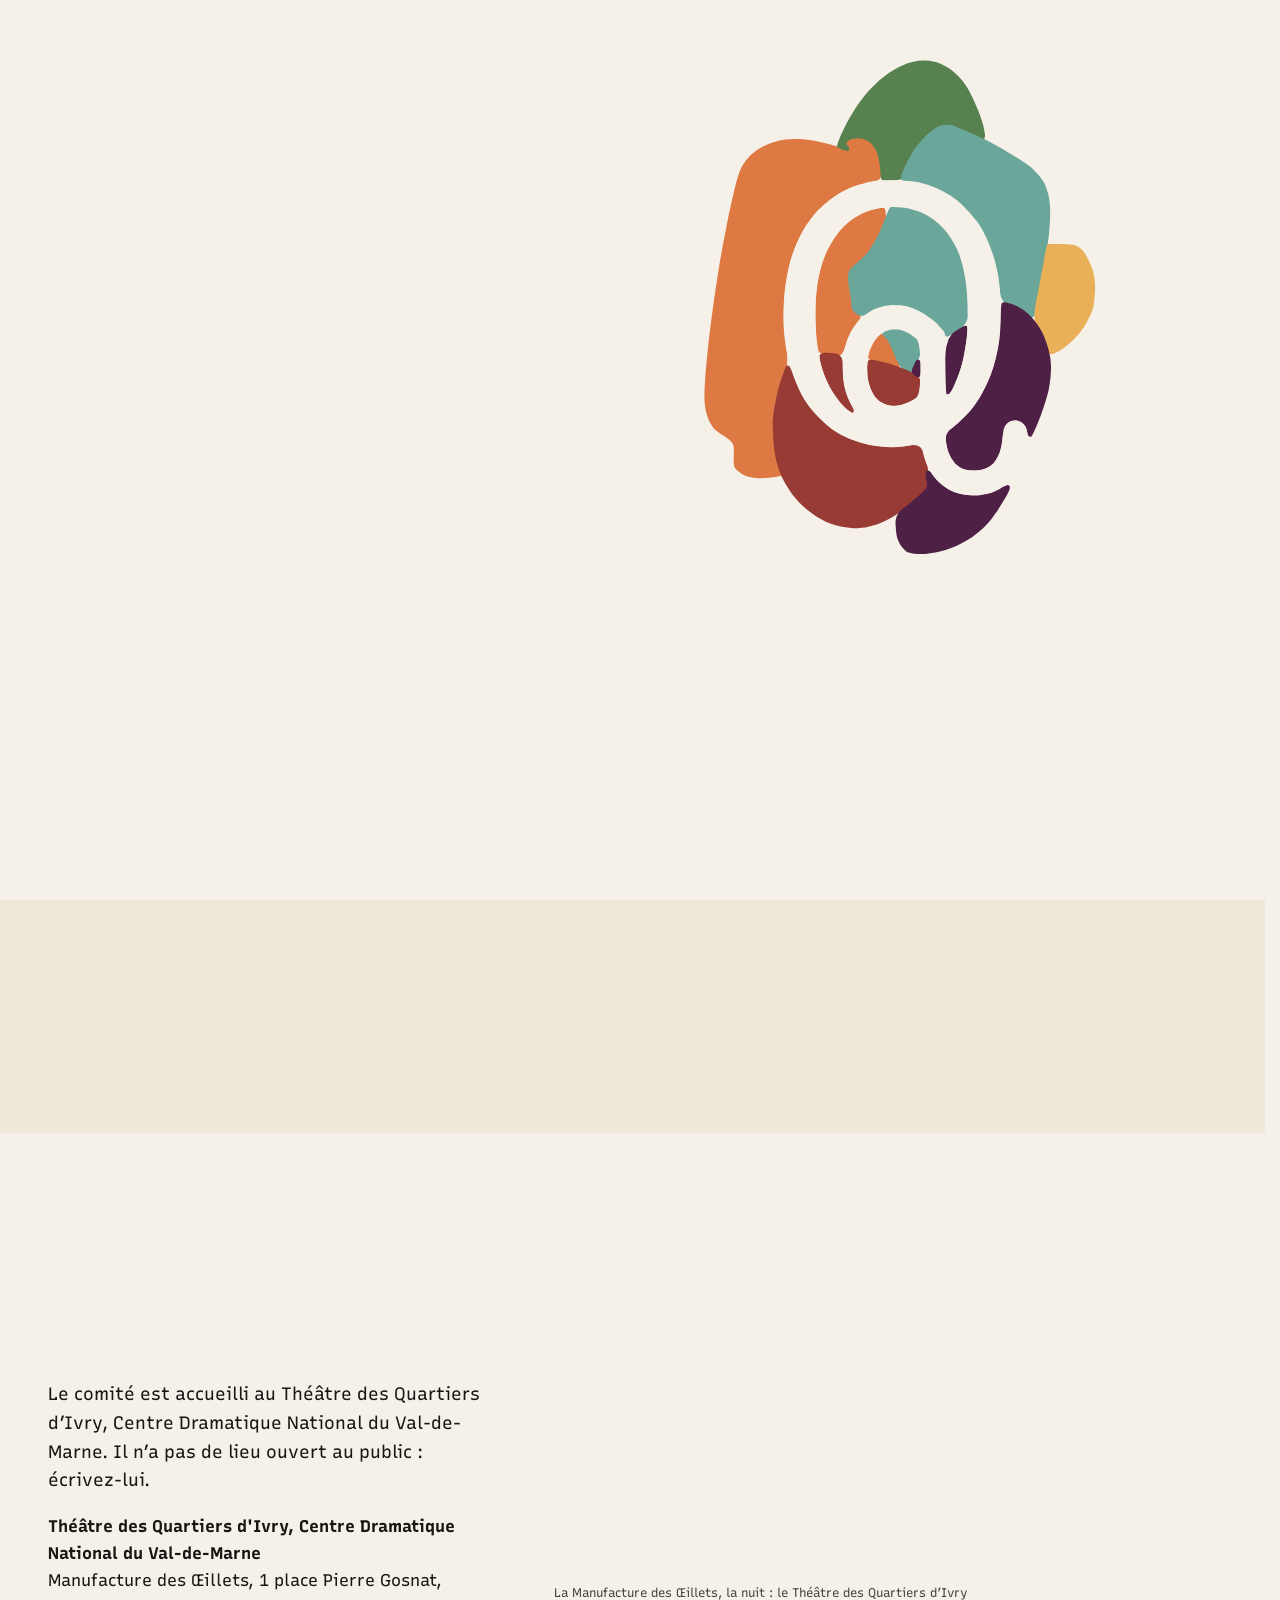
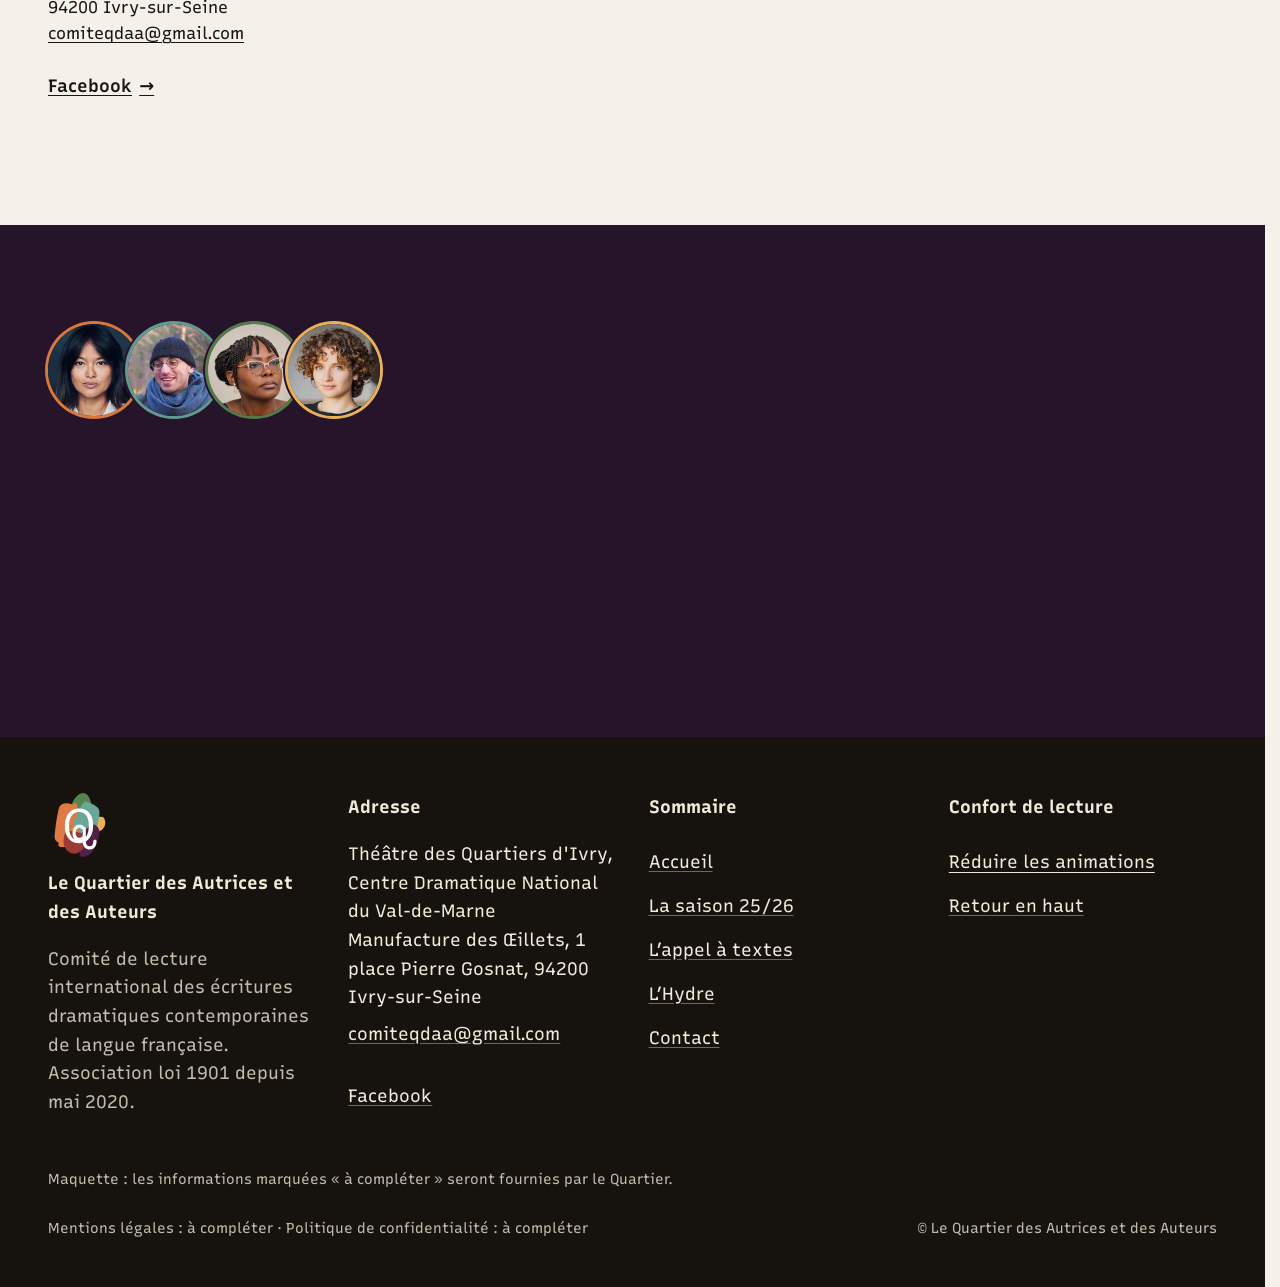
<file: contact.html>
<!doctype html>
<html lang="fr" data-v="4">
<head>
<meta charset="utf-8">
<meta name="viewport" content="width=device-width, initial-scale=1, viewport-fit=cover">
<title>Écrire au Quartier des Autrices et des Auteurs</title>
<meta name="description" content="Une question, un partenariat, une lecture : écrivez au QD2A, accueilli au Théâtre des Quartiers d’Ivry.">
<meta name="robots" content="noindex, nofollow">
<link rel="canonical" href="https://qd2a-maquette.vercel.app/contact">
<style>:root{--fond:#f5f0e8;--texte:#1a1614;--voile-fond:#efe7da;--ouverture-fond:#f5f0e8;--menu-fond:#26142b}:root { --entete-h: 72px; --barres-h: 0px; } html { background: var(--fond); color: var(--texte); scrollbar-gutter: stable; } body { margin: 0; background: var(--fond); } html.js:not(.calme):not(.secours):not([data-arrivee="retour"]) [data-anime] { opacity: 0; } html.js:not(.calme):not(.secours):not([data-arrivee="retour"]) [data-anime].vu { opacity: 1; } [data-voile] { position: fixed; inset: 0; z-index: 900; background: var(--voile-fond); transform: translateY(100%); visibility: hidden; pointer-events: none; } html[data-arrivee="voile"]:not(.voile-leve):not(.calme):not(.secours) [data-voile] { transform: none; visibility: visible; } html.calme [data-voile], html.secours [data-voile] { visibility: hidden !important; } .ouverture-panneau { position: fixed; inset: 0; z-index: 850; display: none; place-content: center; justify-items: center; background: var(--ouverture-fond, var(--voile-fond)); color: var(--fond); text-align: center; } html.js[data-arrivee="intro"]:not(.calme):not(.secours):not(.intro-finie) .ouverture-panneau { display: grid; } html.defilement-bloque, html.defilement-bloque body, html.js[data-arrivee="intro"]:not(.calme):not(.secours):not(.intro-finie), html.js[data-arrivee="intro"]:not(.calme):not(.secours):not(.intro-finie) body, html[data-arrivee="voile"]:not(.voile-leve):not(.calme):not(.secours), html[data-arrivee="voile"]:not(.voile-leve):not(.calme):not(.secours) body { overflow: hidden; } html.js[data-arrivee="intro"]:not(.calme):not(.secours):not(.intro-finie) { background-color: var(--ouverture-fond, var(--voile-fond)); } html[data-arrivee="voile"]:not(.voile-leve):not(.calme):not(.secours) { background-color: var(--voile-fond); }</style>
<script>(function () {
var d = document.documentElement, ss = null, ls = null;
try { ss = window.sessionStorage; ls = window.localStorage; } catch (e) {}
d.classList.add('js');
var calme = false;
try { calme = !!ls && ls.getItem('socle:calme') === 'oui'; } catch (e) {}
if (!calme && window.matchMedia && matchMedia('(prefers-reduced-motion: reduce)').matches) calme = true;
if (calme) d.classList.add('calme');
var nav = performance.getEntriesByType ? performance.getEntriesByType('navigation')[0] : null;
var type = nav ? nav.type : 'navigate';
var depart = null;
try { depart = JSON.parse(ss.getItem('socle:depart') || 'null'); ss.removeItem('socle:depart'); } catch (e) {}
if (depart && !(Date.now() - depart.t < 15000)) depart = null;
var retourSection = false;
try { retourSection = !!ss.getItem('socle:calme-retour'); } catch (e) {}
var mode = type === 'back_forward' || retourSection ? 'retour' : type === 'reload' ? 'intro' : depart ? 'voile' : 'intro';
d.setAttribute('data-arrivee', mode);
if (mode === 'voile' && depart.couleur) d.style.setProperty('--voile-fond', depart.couleur);
if (type === 'reload' && 'scrollRestoration' in history) {
if (!retourSection) history.scrollRestoration = 'manual';
}
try {
var choisie = ls && ls.getItem('socle:langue');
var langue = (d.lang || '').slice(0, 2);
if (choisie && choisie !== langue && type === 'navigate' && !depart) {
var alt = document.querySelector('link[rel="alternate"][hreflang="' + choisie + '"]');
if (alt) location.replace(new URL(alt.href).pathname + location.search + location.hash);
}
} catch (e) {}
setTimeout(function () { if (!d.classList.contains('demarre')) d.classList.add('secours'); }, 2000);
})();</script>
<link rel="preload" href="/assets/fonts/fraunces.woff2" as="font" type="font/woff2" crossorigin>
<link rel="stylesheet" href="/assets/css/socle.css?v=4">
<link rel="stylesheet" href="/assets/css/site.css?v=4">
<link rel="modulepreload" href="/assets/js/site.js?v=4">
<link rel="modulepreload" href="/assets/js/socle/index.js?v=4">
<script src="/assets/vendor/gsap.min.js" defer></script>
<script src="/assets/vendor/ScrollTrigger.min.js" defer></script>
<script src="/assets/vendor/SplitText.min.js" defer></script>
<script type="module" src="/assets/js/site.js?v=4"></script>
<meta name="theme-color" content="#f4efe4">
<link rel="icon" href="/assets/images/favicon.png" type="image/png">
<link rel="apple-touch-icon" href="/assets/images/apple-touch-icon.png">
<meta property="og:type" content="website">
<meta property="og:site_name" content="Le Quartier des Autrices et des Auteurs">
<meta property="og:locale" content="fr_FR">
<meta property="og:title" content="Écrire au Quartier des Autrices et des Auteurs">
<meta property="og:description" content="Une question, un partenariat, une lecture : écrivez au QD2A, accueilli au Théâtre des Quartiers d’Ivry.">
<meta property="og:url" content="https://qd2a-maquette.vercel.app/contact">
<meta property="og:image" content="https://qd2a-maquette.vercel.app/assets/partage/contact-fr.jpg">
<meta property="og:image:width" content="1200">
<meta property="og:image:height" content="630">
<meta property="og:image:alt" content="Écrire au QD2A : le Q du logo fait des visages du comité">
<meta name="twitter:card" content="summary_large_image">
<script type="application/ld+json">{"@context":"https://schema.org","@type":"Organization","name":"Le Quartier des Autrices et des Auteurs","alternateName":"QD2A","url":"https://qd2a-maquette.vercel.app/","email":"comiteqdaa@gmail.com","foundingDate":"2020-05","description":"Comité de lecture international des écritures dramatiques contemporaines de langue française, accueilli au Théâtre des Quartiers d'Ivry.","address":{"@type":"PostalAddress","streetAddress":"Manufacture des Œillets, 1 place Pierre Gosnat","postalCode":"94200","addressLocality":"Ivry-sur-Seine","addressCountry":"FR"},"sameAs":["https://www.facebook.com/Le-Quartier-des-Autrices-et-des-Auteurs-103225861496773/"]}</script>
</head>
<body id="haut">
<svg class="q-defs" width="0" height="0" aria-hidden="true" focusable="false"><defs>
<path id="q-p-france" d="M275.8 307.0 L274.5 308.3 L273.4 309.7 L272.4 311.2 L271.4 312.7 L270.6 314.3 L269.8 315.9 L269.2 317.4 L268.6 318.9 L268.1 320.4 L267.7 321.9 L267.5 323.2 L267.5 324.5 L267.5 325.8 L269.2 327.2 L272.5 328.7 L277.4 330.3 L283.9 332.0 L288.9 333.3 L292.4 334.1 L294.3 334.4 L294.7 334.2 L295.0 333.9 L295.3 333.4 L295.5 332.6 L295.5 331.7 L295.1 329.8 L294.1 326.8 L292.5 322.7 L290.5 317.6 L288.6 313.5 L286.9 310.4 L285.3 308.2 L284.0 307.1 L282.9 306.1 L281.9 305.4 L281.1 305.0 L280.5 304.7 L280.0 304.6 L279.4 304.5 L278.9 304.6 L278.4 304.8 L277.7 305.2 L276.9 306.0 Z M279.1 193.1 L277.6 193.2 L275.8 193.5 L273.7 193.9 L271.3 194.6 L268.7 195.4 L265.8 196.5 L262.7 198.0 L259.4 199.7 L255.9 201.7 L252.5 204.0 L249.2 206.6 L246.0 209.5 L243.0 212.8 L240.1 216.2 L237.4 219.9 L235.0 223.8 L232.7 227.9 L230.6 232.2 L228.8 236.7 L227.1 241.4 L225.6 246.3 L224.3 251.4 L223.2 256.8 L222.3 262.4 L221.7 268.2 L221.2 274.6 L221.0 281.4 L220.9 288.8 L221.1 296.6 L221.3 303.0 L221.5 308.0 L221.7 311.6 L222.0 313.8 L222.3 315.7 L222.7 317.5 L223.2 319.0 L223.8 320.3 L225.2 321.4 L227.4 322.2 L230.4 322.8 L234.2 323.2 L237.4 323.4 L240.0 323.5 L241.9 323.4 L243.1 323.2 L244.4 322.1 L245.7 320.0 L247.0 316.9 L248.3 312.8 L249.5 309.4 L250.6 306.6 L251.5 304.4 L252.2 302.9 L253.2 301.2 L254.6 299.2 L256.2 296.9 L258.1 294.4 L259.5 292.4 L260.5 290.9 L260.9 289.8 L260.8 289.2 L260.3 288.4 L259.5 287.4 L258.3 286.2 L256.7 284.8 L255.5 283.2 L254.7 281.6 L254.3 279.8 L254.3 277.9 L254.1 275.1 L253.7 271.5 L253.1 267.0 L252.2 261.7 L251.8 257.3 L251.6 253.9 L251.8 251.5 L252.2 250.1 L253.5 248.2 L255.6 245.9 L258.4 243.1 L262.0 239.9 L265.3 236.5 L268.3 232.9 L271.1 229.2 L273.6 225.4 L275.9 221.7 L277.9 218.1 L279.7 214.5 L281.3 211.1 L282.4 207.8 L283.1 204.7 L283.3 201.6 L283.0 198.7 L282.8 196.4 L282.5 194.8 L282.2 193.8 L281.8 193.5 L281.2 193.3 L280.3 193.1 Z M261.4 130.5 L259.0 130.2 L256.8 130.0 L254.9 130.1 L253.2 130.4 L251.8 130.9 L250.5 131.5 L249.3 132.3 L248.3 133.2 L247.4 134.2 L246.7 135.0 L246.3 135.8 L246.1 136.4 L246.2 136.9 L246.5 137.5 L246.9 138.2 L247.5 138.9 L248.2 139.8 L248.7 140.4 L249.0 140.9 L249.1 141.2 L248.9 141.4 L247.6 141.2 L245.3 140.6 L241.8 139.5 L237.2 138.1 L232.6 136.8 L227.9 135.7 L223.2 134.6 L218.5 133.7 L213.9 133.0 L209.6 132.6 L205.6 132.3 L201.8 132.3 L198.1 132.5 L194.6 132.8 L191.4 133.3 L188.3 134.0 L185.3 134.8 L182.4 135.7 L179.5 136.8 L176.8 137.9 L174.2 139.2 L171.8 140.5 L169.5 141.9 L167.5 143.4 L165.5 145.0 L163.5 146.8 L161.7 148.7 L160.0 150.7 L158.3 153.0 L156.6 155.6 L155.1 158.5 L153.6 161.8 L151.8 167.5 L149.6 175.7 L147.1 186.4 L144.2 199.6 L141.6 212.9 L139.0 226.4 L136.6 240.0 L134.4 253.7 L132.3 267.5 L130.3 281.2 L128.5 295.0 L126.8 308.7 L125.5 321.0 L124.4 332.0 L123.6 341.5 L123.1 349.5 L122.8 356.5 L122.8 362.2 L123.1 366.8 L123.6 370.2 L124.2 373.4 L125.0 376.2 L125.8 378.8 L126.8 381.2 L127.9 383.3 L129.0 385.1 L130.1 386.8 L131.2 388.2 L132.8 389.7 L134.8 391.3 L137.1 393.0 L139.9 394.7 L142.1 396.2 L143.9 397.5 L145.2 398.6 L146.1 399.4 L146.8 400.3 L147.4 401.2 L148.0 402.2 L148.4 403.2 L148.6 404.9 L148.8 407.3 L148.8 410.4 L148.6 414.2 L148.6 417.4 L148.8 419.9 L149.1 421.6 L149.6 422.7 L150.4 423.9 L151.6 425.1 L153.1 426.3 L154.9 427.7 L156.7 428.8 L158.5 429.7 L160.3 430.4 L162.0 430.9 L163.9 431.3 L166.0 431.7 L168.2 431.9 L170.5 432.1 L173.2 432.1 L176.3 432.0 L179.8 431.7 L183.6 431.3 L186.6 430.9 L188.8 430.5 L190.2 430.0 L190.8 429.6 L190.9 427.9 L190.4 424.9 L189.4 420.5 L187.9 414.8 L186.7 409.2 L185.9 403.5 L185.3 397.8 L185.0 392.2 L185.1 386.3 L185.5 380.1 L186.2 373.8 L187.2 367.2 L188.5 360.6 L190.0 354.0 L191.9 347.5 L194.1 340.9 L195.5 334.5 L196.0 328.3 L195.8 322.2 L194.8 316.4 L194.0 310.9 L193.4 305.8 L193.0 301.0 L192.7 296.6 L192.6 291.9 L192.6 286.9 L192.7 281.6 L193.0 276.0 L193.4 270.4 L194.0 264.7 L194.8 258.9 L195.8 253.1 L196.9 247.7 L198.0 242.9 L199.2 238.5 L200.5 234.5 L201.9 230.6 L203.4 226.8 L205.1 222.9 L206.9 219.1 L208.8 215.4 L210.8 211.9 L212.9 208.6 L215.1 205.4 L217.2 202.5 L219.3 199.8 L221.3 197.4 L223.3 195.2 L225.7 193.0 L228.4 190.5 L231.5 188.0 L234.9 185.3 L238.2 182.9 L241.5 180.8 L244.6 179.0 L247.7 177.4 L251.0 175.9 L254.5 174.5 L258.2 173.2 L262.1 172.1 L265.8 171.1 L269.2 170.2 L272.4 169.6 L275.3 169.1 L277.5 167.9 L278.9 166.0 L279.7 163.3 L279.7 160.0 L279.5 156.8 L279.2 153.8 L278.8 151.0 L278.2 148.3 L277.5 145.9 L276.7 143.6 L275.8 141.6 L274.8 139.8 L273.6 138.0 L272.0 136.3 L270.2 134.8 L268.1 133.2 L266.0 132.0 L263.7 131.1 Z"/><path id="q-p-cameroun" d="M331.0 65.7 L328.0 64.6 L324.8 63.8 L321.7 63.3 L318.5 63.0 L315.2 63.0 L312.0 63.2 L308.7 63.8 L305.5 64.5 L302.2 65.5 L298.8 66.9 L295.1 68.6 L291.2 70.8 L287.1 73.2 L283.3 75.9 L279.7 78.6 L276.4 81.4 L273.3 84.3 L270.2 87.4 L267.2 90.7 L264.3 94.2 L261.4 97.8 L258.5 101.8 L255.7 106.0 L252.9 110.6 L250.1 115.4 L247.7 119.9 L245.6 124.1 L243.8 128.0 L242.2 131.6 L241.1 134.5 L240.4 136.7 L240.0 138.1 L240.0 138.9 L240.5 139.6 L241.6 140.4 L243.2 141.2 L245.4 142.1 L247.2 142.6 L248.5 142.9 L249.4 143.0 L249.9 142.7 L250.3 142.4 L250.6 142.0 L250.8 141.6 L250.9 141.1 L250.7 140.5 L250.4 139.7 L249.8 138.8 L248.9 137.8 L248.5 136.9 L248.5 135.9 L248.9 135.0 L249.8 134.0 L250.9 133.3 L252.4 132.6 L254.2 132.2 L256.4 131.8 L258.5 131.7 L260.5 131.9 L262.4 132.2 L264.2 132.8 L265.9 133.5 L267.4 134.3 L268.8 135.2 L269.9 136.2 L271.0 137.4 L272.1 138.8 L273.2 140.4 L274.2 142.2 L275.1 144.3 L275.9 146.5 L276.5 149.0 L277.1 151.7 L277.6 154.4 L278.0 157.3 L278.2 160.3 L278.4 163.4 L278.7 165.8 L279.0 167.4 L279.4 168.4 L279.9 168.6 L281.2 168.8 L283.2 168.9 L286.0 168.9 L289.6 168.8 L292.5 168.6 L294.5 168.4 L295.9 168.2 L296.5 167.8 L297.4 166.4 L298.8 163.9 L300.5 160.3 L302.5 155.7 L304.6 151.4 L306.6 147.6 L308.5 144.3 L310.5 141.4 L312.3 138.7 L314.2 136.3 L316.0 134.1 L317.7 132.2 L319.6 130.3 L321.6 128.5 L323.8 126.7 L326.2 125.0 L328.2 123.6 L329.9 122.5 L331.3 121.8 L332.4 121.5 L333.6 121.3 L335.1 121.2 L336.8 121.2 L338.6 121.4 L341.5 122.2 L345.6 123.7 L350.8 125.8 L357.2 128.5 L362.2 130.6 L365.8 132.0 L368.2 132.7 L369.2 132.7 L369.9 132.2 L370.4 131.4 L370.7 130.2 L370.7 128.5 L370.4 126.3 L369.9 123.7 L369.2 120.5 L368.2 116.8 L366.8 112.7 L365.1 108.1 L363.0 103.1 L360.6 97.6 L358.2 92.7 L355.9 88.3 L353.5 84.6 L351.2 81.4 L348.7 78.5 L346.0 75.7 L343.2 73.2 L340.2 70.8 L337.1 68.8 L334.1 67.1 Z"/><path id="q-p-belgique" d="M280.1 303.7 L279.9 304.3 L280.2 305.2 L280.8 306.2 L281.9 307.3 L283.4 308.7 L285.1 311.2 L287.1 314.8 L289.3 319.7 L291.7 325.7 L294.0 330.4 L296.3 333.9 L298.5 336.2 L300.5 337.2 L302.3 337.9 L303.6 338.4 L304.7 338.5 L305.3 338.5 L306.3 337.4 L307.7 335.5 L309.3 332.6 L311.3 328.8 L312.8 325.1 L313.8 321.7 L314.2 318.5 L314.1 315.5 L313.4 312.8 L312.1 310.4 L310.2 308.2 L307.8 306.4 L305.3 304.8 L302.9 303.4 L300.6 302.3 L298.4 301.4 L296.2 300.7 L294.1 300.2 L292.1 300.0 L290.2 300.0 L288.3 300.2 L286.5 300.5 L284.7 301.0 L283.0 301.7 L281.6 302.3 L280.6 303.0 Z M286.7 193.1 L286.3 193.6 L285.5 195.2 L284.3 198.0 L282.8 201.8 L280.9 206.8 L278.9 211.5 L277.0 215.8 L275.0 219.7 L273.0 223.3 L271.2 226.3 L269.7 228.8 L268.4 230.8 L267.3 232.2 L265.6 234.1 L263.2 236.4 L260.3 239.2 L256.7 242.5 L253.9 245.1 L252.0 247.0 L250.8 248.3 L250.5 249.0 L250.2 249.9 L250.0 251.1 L249.8 252.5 L249.6 254.2 L249.7 256.6 L250.0 259.8 L250.6 263.8 L251.4 268.5 L252.0 272.6 L252.5 275.9 L252.7 278.5 L252.7 280.5 L253.2 282.3 L254.3 284.2 L255.9 286.0 L258.1 287.7 L260.5 288.5 L263.1 288.5 L266.0 287.5 L269.0 285.5 L272.0 283.9 L274.7 282.6 L277.3 281.5 L279.7 280.8 L282.3 280.2 L285.0 279.8 L287.8 279.5 L290.8 279.5 L293.6 279.5 L296.0 279.6 L298.2 279.8 L300.1 280.2 L302.2 280.7 L304.3 281.3 L306.6 282.2 L309.0 283.2 L311.5 284.3 L313.9 285.6 L316.3 287.0 L318.7 288.6 L321.3 290.5 L324.1 292.7 L327.1 295.1 L330.2 297.9 L332.6 300.2 L334.3 302.2 L335.1 303.8 L335.2 304.9 L335.5 305.8 L335.9 306.5 L336.5 306.9 L337.2 307.1 L338.9 306.4 L341.5 305.0 L345.1 302.7 L349.6 299.6 L353.0 296.0 L355.2 291.7 L356.3 286.9 L356.3 281.5 L356.2 276.3 L356.0 271.5 L355.7 267.0 L355.3 262.7 L354.8 258.6 L354.2 254.8 L353.5 251.1 L352.8 247.6 L351.9 244.1 L350.9 240.6 L349.8 237.2 L348.5 233.8 L346.9 230.1 L344.9 226.2 L342.4 222.0 L339.6 217.6 L336.6 213.6 L333.5 210.0 L330.2 206.8 L326.8 203.9 L323.2 201.4 L319.4 199.1 L315.4 197.2 L311.2 195.5 L307.2 194.2 L303.4 193.2 L299.8 192.5 L296.2 192.2 L293.4 192.0 L291.2 191.9 L289.6 191.9 L288.7 192.1 L287.9 192.3 L287.2 192.7 Z M325.7 123.5 L323.0 125.5 L320.3 127.7 L317.6 130.3 L314.9 133.2 L312.1 136.5 L309.5 139.9 L307.1 143.4 L304.9 147.1 L302.8 150.9 L301.0 154.5 L299.4 157.8 L298.2 160.8 L297.2 163.5 L296.6 165.7 L296.4 167.3 L296.5 168.3 L297.1 168.7 L298.6 169.2 L301.0 169.7 L304.4 170.2 L308.6 170.8 L312.7 171.5 L316.6 172.5 L320.4 173.5 L324.0 174.8 L327.5 176.2 L330.9 177.8 L334.3 179.5 L337.7 181.5 L341.1 183.8 L344.7 186.5 L348.4 189.7 L352.2 193.3 L355.7 196.8 L358.9 200.3 L361.6 203.8 L364.0 207.2 L366.4 210.9 L368.6 214.8 L370.8 219.0 L372.9 223.4 L374.8 228.1 L376.6 233.1 L378.2 238.5 L379.8 244.2 L381.0 249.9 L382.1 255.8 L383.0 261.7 L383.7 267.7 L385.0 272.4 L387.0 275.9 L389.7 278.2 L393.0 279.2 L395.9 280.1 L398.4 281.1 L400.4 282.0 L402.0 283.0 L403.5 284.0 L405.1 285.2 L406.7 286.5 L408.3 287.9 L409.6 289.0 L410.8 289.7 L411.7 290.1 L412.3 290.2 L413.0 290.0 L413.6 289.5 L414.2 288.7 L414.8 287.6 L415.7 284.6 L416.8 279.8 L418.3 273.0 L420.0 264.3 L421.7 255.2 L423.3 245.6 L424.8 235.6 L426.2 225.1 L427.3 215.9 L428.0 207.9 L428.3 201.2 L428.3 195.8 L428.1 190.9 L427.6 186.5 L427.0 182.5 L426.0 179.1 L425.1 176.1 L424.1 173.5 L423.0 171.2 L422.0 169.4 L420.7 167.6 L419.4 165.8 L417.8 163.9 L416.2 162.1 L414.5 160.4 L412.8 158.7 L411.0 157.2 L409.3 155.8 L406.8 154.0 L403.5 151.8 L399.4 149.2 L394.6 146.2 L389.9 143.3 L385.2 140.6 L380.7 138.0 L376.3 135.6 L371.4 133.1 L366.0 130.5 L360.2 127.9 L353.8 125.1 L348.7 123.0 L344.8 121.4 L342.1 120.4 L340.6 120.0 L338.9 119.7 L337.1 119.7 L335.1 119.8 L332.9 120.2 L330.6 120.9 L328.2 122.0 Z"/><path id="q-p-canada" d="M440.3 225.2 L435.0 225.1 L430.9 225.1 L428.0 225.2 L426.2 225.4 L425.8 225.6 L425.1 227.4 L424.4 230.6 L423.5 235.2 L422.5 241.4 L421.2 248.6 L419.7 256.8 L417.9 266.0 L415.8 276.3 L414.6 284.6 L414.4 290.9 L415.2 295.2 L416.8 297.5 L418.4 299.9 L419.8 302.3 L421.1 304.8 L422.2 307.2 L423.3 309.8 L424.2 312.3 L425.0 314.9 L425.7 317.5 L426.3 319.5 L427.0 321.1 L427.7 322.1 L428.3 322.6 L429.6 322.6 L431.4 322.0 L433.7 321.0 L436.6 319.4 L439.6 317.4 L442.8 315.1 L446.0 312.4 L449.3 309.3 L452.4 306.0 L455.2 302.6 L457.8 298.9 L460.2 295.1 L462.1 291.5 L463.8 288.2 L465.0 285.2 L466.0 282.5 L466.7 279.2 L467.3 275.3 L467.7 271.0 L468.0 266.0 L468.0 261.5 L467.7 257.4 L467.2 253.7 L466.5 250.3 L465.5 247.0 L464.2 243.7 L462.7 240.3 L461.0 237.0 L459.4 234.3 L458.1 232.1 L457.0 230.6 L456.0 229.7 L455.0 228.8 L453.7 228.0 L452.3 227.2 L450.7 226.5 L448.2 225.9 L444.7 225.5 Z"/><path id="q-p-coups" d="M192.0 340.6 L190.4 345.4 L188.9 350.3 L187.6 355.1 L186.5 360.0 L185.5 365.0 L184.7 369.3 L184.1 373.1 L183.6 376.3 L183.4 379.0 L183.2 382.5 L183.2 386.8 L183.4 392.0 L183.6 398.0 L184.1 403.5 L184.7 408.6 L185.5 413.2 L186.5 417.4 L187.5 421.2 L188.6 424.6 L189.6 427.5 L190.7 430.1 L192.1 432.9 L193.7 435.9 L195.6 439.1 L197.8 442.5 L200.0 445.8 L202.3 448.8 L204.8 451.7 L207.2 454.3 L210.0 457.0 L213.0 459.5 L216.2 462.1 L219.8 464.6 L223.1 466.8 L226.4 468.7 L229.6 470.3 L232.7 471.7 L236.0 472.9 L239.5 473.9 L243.2 474.8 L247.1 475.5 L250.9 476.0 L254.6 476.3 L258.1 476.3 L261.5 476.0 L264.9 475.6 L268.3 474.9 L271.7 474.0 L275.0 473.0 L278.4 471.7 L281.9 470.2 L285.4 468.5 L289.0 466.5 L293.3 463.8 L298.4 460.1 L304.2 455.7 L310.8 450.3 L315.8 446.0 L319.1 442.5 L320.9 440.1 L321.1 438.6 L321.1 437.0 L321.0 435.3 L320.7 433.6 L320.3 431.8 L320.0 430.0 L320.0 428.3 L320.0 426.8 L320.3 425.2 L320.3 423.6 L320.0 421.9 L319.4 420.0 L318.6 418.0 L317.8 415.7 L317.0 413.1 L316.2 410.1 L315.5 406.9 L314.8 404.4 L314.1 402.7 L313.5 401.8 L312.9 401.6 L311.6 401.6 L309.6 401.9 L307.0 402.5 L303.7 403.2 L299.7 403.8 L295.2 404.1 L290.0 404.2 L284.3 404.1 L278.9 403.8 L273.9 403.3 L269.2 402.6 L264.8 401.7 L260.5 400.5 L256.1 399.1 L251.7 397.3 L247.3 395.3 L243.3 393.4 L239.8 391.4 L236.7 389.5 L234.0 387.5 L231.1 385.2 L228.1 382.4 L224.9 379.2 L221.5 375.5 L218.6 372.3 L216.2 369.6 L214.5 367.4 L213.2 365.6 L211.8 363.5 L210.3 360.9 L208.7 358.0 L207.0 354.7 L205.3 351.2 L203.7 347.5 L202.2 343.7 L200.8 339.7 L199.6 336.6 L198.6 334.4 L197.8 333.2 L197.2 332.8 L196.6 332.6 L196.1 332.6 L195.6 332.7 L195.1 333.0 L194.3 334.4 L193.3 336.9 Z M266.5 332.7 L266.5 336.0 L266.5 339.1 L266.7 342.0 L267.1 344.6 L267.6 347.0 L268.3 349.5 L269.1 351.9 L270.2 354.4 L271.5 356.9 L272.7 359.1 L273.9 360.9 L275.1 362.3 L276.2 363.4 L277.6 364.4 L279.2 365.4 L281.0 366.2 L283.0 367.1 L285.0 367.7 L287.0 368.1 L289.0 368.3 L291.0 368.3 L293.1 368.1 L295.4 367.7 L297.8 367.1 L300.2 366.2 L302.7 365.2 L305.1 364.1 L307.5 362.8 L309.8 361.2 L311.6 359.2 L312.9 356.6 L313.6 353.5 L313.8 349.8 L313.6 346.8 L313.1 344.4 L312.2 342.7 L311.1 341.6 L309.1 340.3 L306.2 338.8 L302.5 337.0 L297.9 335.0 L293.2 333.2 L288.5 331.6 L283.6 330.1 L278.7 328.9 L274.7 328.0 L271.7 327.4 L269.6 327.2 L268.4 327.4 L267.5 328.4 L266.9 330.1 Z M224.5 323.8 L224.5 325.2 L224.6 327.0 L224.9 329.0 L225.5 331.5 L226.2 334.2 L227.3 337.4 L228.6 341.0 L230.3 345.0 L232.3 349.4 L234.3 353.3 L236.1 356.7 L238.0 359.6 L239.7 362.0 L241.4 364.3 L243.1 366.3 L244.8 368.2 L246.5 369.8 L248.0 371.2 L249.3 372.4 L250.4 373.2 L251.3 373.8 L252.1 374.2 L252.8 374.4 L253.3 374.4 L253.7 374.2 L254.1 374.0 L254.4 373.6 L254.6 373.1 L254.8 372.5 L254.6 371.6 L254.1 370.2 L253.2 368.5 L252.1 366.5 L251.0 364.2 L249.9 361.7 L248.8 359.0 L247.8 356.0 L247.0 353.1 L246.3 350.3 L245.8 347.4 L245.5 344.6 L245.2 341.4 L245.1 337.8 L245.0 333.8 L245.0 329.5 L244.2 326.1 L242.6 323.7 L240.1 322.2 L236.9 321.8 L234.0 321.4 L231.4 321.2 L229.2 321.2 L227.4 321.4 L226.0 321.9 L225.1 322.7 Z"/><path id="q-p-laureate" d="M391.5 438.4 L390.8 438.2 L389.6 438.5 L387.9 439.2 L385.8 440.2 L383.2 441.8 L380.8 443.0 L378.6 444.1 L376.6 444.9 L374.8 445.5 L372.3 446.0 L369.2 446.4 L365.5 446.7 L361.2 447.0 L357.2 447.0 L353.6 446.7 L350.3 446.2 L347.4 445.5 L344.8 444.7 L342.4 443.8 L340.4 443.0 L338.6 442.0 L336.7 440.8 L334.6 439.3 L332.4 437.4 L330.0 435.2 L327.9 433.2 L326.1 431.3 L324.7 429.5 L323.6 427.8 L322.6 426.6 L321.6 425.8 L320.8 425.3 L319.9 425.3 L319.2 425.6 L318.8 426.1 L318.4 427.0 L318.2 428.0 L318.2 429.3 L318.4 430.8 L318.6 432.4 L319.0 434.2 L319.3 435.9 L319.5 437.3 L319.5 438.5 L319.5 439.5 L318.5 441.0 L316.8 443.1 L314.2 445.6 L310.8 448.7 L307.3 451.7 L303.8 454.6 L300.3 457.3 L296.7 460.0 L294.1 463.1 L292.4 466.6 L291.6 470.5 L291.8 474.8 L292.1 478.6 L292.5 481.9 L293.1 484.7 L293.9 487.0 L294.8 489.0 L295.9 491.0 L297.1 492.7 L298.5 494.3 L299.8 495.6 L300.9 496.6 L301.9 497.3 L302.8 497.7 L304.1 498.1 L305.9 498.5 L308.2 498.8 L311.1 499.2 L314.4 499.2 L318.1 499.0 L322.3 498.5 L327.0 497.8 L331.7 496.7 L336.5 495.3 L341.4 493.5 L346.3 491.5 L350.9 489.2 L355.2 486.8 L359.2 484.2 L362.8 481.5 L366.2 478.8 L369.2 476.1 L371.8 473.5 L374.2 470.9 L376.6 467.9 L379.1 464.5 L381.7 460.8 L384.3 456.6 L386.6 452.9 L388.5 449.8 L390.0 447.2 L391.0 445.1 L391.9 443.4 L392.4 441.9 L392.7 440.8 L392.7 439.9 L392.5 439.2 L392.1 438.8 Z M310.9 327.4 L310.4 327.6 L309.8 328.4 L309.0 329.6 L308.2 331.4 L307.2 333.6 L306.4 335.5 L306.0 336.9 L305.8 338.0 L305.9 338.7 L306.3 339.4 L307.0 340.2 L308.1 341.0 L309.5 342.0 L310.8 342.5 L311.8 342.8 L312.5 342.7 L313.1 342.3 L313.6 341.2 L313.9 339.3 L314.0 336.8 L314.0 333.5 L313.9 331.0 L313.6 329.2 L313.1 328.0 L312.5 327.6 L312.0 327.4 L311.4 327.3 Z M346.4 301.0 L342.0 304.0 L338.6 309.2 L336.4 316.7 L335.3 326.5 L335.3 338.5 L335.5 347.7 L335.8 354.0 L336.2 357.3 L336.8 357.7 L337.4 357.9 L338.0 357.9 L338.7 357.7 L339.3 357.3 L340.1 356.4 L341.1 355.0 L342.2 353.2 L343.5 350.8 L344.8 347.9 L346.1 344.5 L347.6 340.5 L349.1 335.9 L350.5 330.9 L351.7 325.6 L352.8 320.0 L353.8 314.0 L354.6 309.1 L355.1 305.2 L355.3 302.5 L355.3 300.8 L355.2 299.5 L354.9 298.4 L354.5 297.7 L353.9 297.3 L352.3 297.7 L349.8 299.0 Z M390.3 277.0 L389.0 276.7 L387.9 276.6 L386.9 276.7 L386.1 277.0 L385.5 277.4 L385.1 279.2 L384.8 282.5 L384.5 287.2 L384.5 293.4 L384.3 299.0 L384.0 303.9 L383.6 308.3 L383.1 312.0 L382.5 315.9 L381.7 319.8 L380.8 323.8 L379.8 327.9 L378.7 331.9 L377.5 335.9 L376.1 339.8 L374.6 343.6 L373.0 347.4 L371.2 351.1 L369.3 354.7 L367.3 358.3 L365.4 361.6 L363.5 364.5 L361.7 367.2 L360.0 369.5 L357.9 372.0 L355.4 374.8 L352.6 377.8 L349.4 380.9 L346.5 383.7 L343.7 386.2 L341.2 388.3 L338.8 390.0 L337.2 392.3 L336.3 395.0 L336.1 398.3 L336.6 402.0 L337.2 405.3 L337.8 408.1 L338.6 410.4 L339.4 412.2 L340.4 414.0 L341.4 415.7 L342.5 417.2 L343.8 418.8 L345.3 420.1 L347.0 421.4 L348.9 422.6 L351.1 423.7 L353.5 424.5 L356.2 425.1 L359.2 425.3 L362.5 425.3 L365.4 425.1 L368.0 424.7 L370.3 424.1 L372.3 423.2 L374.1 422.4 L375.6 421.5 L376.8 420.6 L377.8 419.7 L379.0 418.3 L380.2 416.3 L381.6 413.8 L383.1 410.8 L384.3 407.4 L385.3 403.6 L386.1 399.5 L386.6 394.9 L387.2 391.1 L387.9 388.2 L388.7 386.1 L389.6 384.9 L390.5 383.8 L391.4 383.0 L392.2 382.4 L393.1 382.0 L394.2 381.7 L395.7 381.6 L397.5 381.7 L399.5 382.0 L401.4 382.5 L403.0 383.3 L404.4 384.3 L405.6 385.7 L406.5 387.1 L407.3 388.6 L407.8 390.3 L408.2 392.0 L408.5 393.4 L409.0 394.4 L409.4 395.0 L409.9 395.3 L410.4 395.4 L410.9 395.5 L411.3 395.4 L411.7 395.2 L412.4 394.2 L413.4 392.4 L414.7 389.6 L416.3 386.0 L417.9 382.1 L419.6 377.8 L421.3 373.0 L423.0 368.0 L424.5 363.2 L425.8 358.9 L426.8 354.8 L427.5 351.2 L428.1 347.3 L428.6 343.3 L428.9 339.0 L429.1 334.6 L428.9 330.1 L428.4 325.5 L427.5 320.9 L426.2 316.1 L424.8 311.8 L423.3 307.8 L421.7 304.1 L420.0 300.9 L418.1 297.8 L416.0 294.9 L413.8 292.1 L411.5 289.5 L409.3 287.3 L407.2 285.4 L405.2 283.8 L403.4 282.5 L401.5 281.4 L399.6 280.4 L397.5 279.4 L395.5 278.6 L393.6 277.9 L391.9 277.4 Z"/>
<path id="q-lettre" d="M241.0 181.2 L236.6 184.1 L232.4 187.2 L228.3 190.7 L224.4 194.5 L220.6 198.5 L217.2 202.7 L214.1 206.9 L211.2 211.2 L208.8 215.5 L206.4 220.2 L204.1 225.4 L202.0 230.9 L200.0 236.8 L198.2 242.9 L196.8 249.2 L195.5 255.8 L194.5 262.5 L193.8 269.5 L193.2 276.7 L193.0 284.0 L193.0 291.6 L193.3 299.0 L193.8 306.2 L194.6 313.1 L195.7 319.9 L197.1 326.5 L198.8 332.9 L200.7 339.1 L203.0 345.2 L205.1 350.5 L207.0 354.9 L208.8 358.6 L210.5 361.4 L212.3 364.2 L214.2 367.0 L216.2 369.8 L218.4 372.5 L221.0 375.4 L223.9 378.4 L227.2 381.5 L230.8 384.8 L234.4 387.7 L237.7 390.2 L241.0 392.3 L244.0 394.0 L247.5 395.7 L251.3 397.4 L255.5 398.9 L260.1 400.4 L264.5 401.7 L268.7 402.7 L272.6 403.4 L276.4 403.9 L280.0 404.3 L283.6 404.5 L287.0 404.7 L290.3 404.7 L294.0 404.5 L298.0 404.1 L302.3 403.5 L307.0 402.8 L310.8 403.2 L313.6 404.8 L315.5 407.5 L316.5 411.5 L317.6 415.1 L318.8 418.4 L320.0 421.3 L321.3 424.0 L322.8 426.5 L324.4 429.0 L326.1 431.2 L327.9 433.4 L329.9 435.5 L332.1 437.4 L334.4 439.2 L336.9 440.8 L339.4 442.3 L341.7 443.5 L344.0 444.5 L346.3 445.2 L348.7 445.9 L351.3 446.4 L354.0 446.8 L357.0 447.2 L359.7 447.4 L362.3 447.4 L364.7 447.3 L367.0 447.0 L369.4 446.6 L372.1 445.9 L375.1 445.0 L378.2 444.0 L381.4 442.6 L384.4 440.9 L387.4 439.0 L390.3 436.7 L392.7 434.7 L394.6 433.0 L396.0 431.6 L397.0 430.4 L398.0 428.9 L399.1 427.0 L400.3 424.8 L401.7 422.2 L402.9 419.6 L403.9 417.0 L404.8 414.5 L405.5 411.9 L406.2 409.1 L406.8 406.1 L407.3 402.9 L407.7 399.5 L408.0 396.5 L408.0 393.9 L408.0 391.7 L407.7 390.0 L407.3 388.4 L406.8 387.0 L406.1 385.7 L405.2 384.6 L404.3 383.7 L403.3 382.9 L402.2 382.2 L401.1 381.8 L400.0 381.4 L398.9 381.1 L398.0 381.0 L397.0 381.0 L396.1 381.1 L395.2 381.2 L394.3 381.5 L393.4 381.8 L392.5 382.2 L391.7 382.8 L390.9 383.3 L390.1 384.0 L389.4 384.8 L388.8 385.6 L388.2 386.5 L387.8 387.5 L387.2 389.4 L386.8 392.1 L386.2 395.8 L385.8 400.2 L385.1 404.1 L384.4 407.4 L383.6 410.1 L382.7 412.2 L381.7 414.1 L380.6 415.9 L379.3 417.6 L378.0 419.1 L376.4 420.5 L374.6 421.7 L372.6 422.8 L370.4 423.8 L367.9 424.6 L365.2 425.1 L362.4 425.3 L359.3 425.3 L356.7 425.2 L354.6 425.1 L353.0 424.8 L352.0 424.5 L350.8 424.0 L349.6 423.4 L348.3 422.6 L347.0 421.7 L345.6 420.4 L344.1 418.8 L342.6 416.8 L341.0 414.5 L339.7 411.9 L338.5 409.1 L337.5 406.1 L336.8 402.9 L336.2 400.1 L335.9 397.7 L335.8 395.8 L335.9 394.2 L337.0 392.3 L339.1 389.8 L342.2 386.9 L346.4 383.5 L350.0 380.3 L353.1 377.4 L355.7 374.8 L357.7 372.5 L359.6 370.0 L361.6 367.4 L363.5 364.6 L365.5 361.7 L367.4 358.4 L369.4 354.6 L371.5 350.5 L373.5 345.9 L375.5 341.1 L377.2 336.1 L378.8 330.9 L380.2 325.5 L381.4 319.5 L382.5 312.9 L383.3 305.7 L384.0 298.0 L384.4 290.4 L384.6 283.0 L384.5 275.8 L384.2 268.8 L383.6 262.2 L382.8 255.8 L381.8 249.8 L380.5 244.2 L379.1 238.7 L377.4 233.3 L375.5 228.2 L373.5 223.2 L371.4 218.6 L369.4 214.6 L367.5 211.0 L365.5 208.0 L363.2 204.7 L360.4 201.2 L357.2 197.5 L353.5 193.5 L350.0 190.1 L346.5 187.0 L343.2 184.4 L340.1 182.2 L336.6 180.2 L332.9 178.2 L329.0 176.4 L324.7 174.6 L320.6 173.1 L316.8 171.9 L313.1 170.9 L309.6 170.1 L305.2 169.6 L300.0 169.2 L294.0 169.0 L287.0 169.0 L280.9 169.2 L275.5 169.6 L270.9 170.1 L267.1 170.9 L263.4 171.8 L259.7 172.8 L256.2 173.9 L252.8 175.1 L249.1 176.8 L245.2 178.8 Z M290.2 300.7 L292.1 300.7 L293.8 300.8 L295.3 300.9 L296.6 301.2 L297.7 301.5 L298.9 302.0 L300.3 302.6 L301.8 303.4 L303.5 304.3 L305.2 305.4 L307.0 306.6 L308.9 308.0 L310.8 309.6 L312.2 313.7 L313.2 320.3 L313.7 329.4 L313.7 341.0 L313.2 350.0 L312.2 356.5 L310.8 360.5 L308.9 361.9 L306.8 363.2 L304.5 364.4 L302.1 365.5 L299.5 366.5 L296.9 367.2 L294.3 367.8 L291.7 368.0 L289.0 368.0 L286.5 367.8 L284.2 367.2 L282.0 366.5 L280.0 365.5 L278.2 364.5 L276.7 363.4 L275.4 362.2 L274.3 361.1 L273.3 359.9 L272.4 358.6 L271.5 357.2 L270.8 355.8 L270.0 354.0 L269.3 352.0 L268.5 349.5 L267.8 346.8 L267.2 343.8 L266.9 340.4 L266.7 336.8 L266.7 332.9 L266.9 329.3 L267.2 326.0 L267.8 323.0 L268.5 320.3 L269.5 317.7 L270.7 315.2 L272.0 312.7 L273.6 310.3 L275.1 308.2 L276.5 306.6 L277.9 305.3 L279.1 304.4 L280.5 303.5 L281.9 302.8 L283.4 302.1 L285.0 301.5 L286.6 301.1 L288.4 300.8 Z M311.0 196.0 L315.0 197.6 L318.9 199.5 L322.6 201.7 L326.1 204.2 L329.5 207.1 L332.7 210.1 L335.6 213.2 L338.2 216.5 L340.5 219.9 L342.6 223.3 L344.5 226.8 L346.2 230.4 L347.8 234.0 L349.2 238.2 L350.6 243.1 L351.9 248.6 L353.1 254.8 L354.1 261.5 L354.8 269.0 L355.2 277.0 L355.4 285.7 L355.4 293.6 L355.1 300.7 L354.7 307.0 L354.0 312.6 L353.2 317.8 L352.4 322.6 L351.5 327.0 L350.5 331.0 L349.3 335.0 L347.9 339.1 L346.4 343.2 L344.6 347.4 L343.1 350.9 L341.8 353.7 L340.6 355.8 L339.7 357.2 L338.9 358.3 L338.1 359.0 L337.5 359.5 L336.9 359.5 L336.4 355.9 L336.0 348.6 L335.8 337.7 L335.6 323.0 L334.4 311.1 L332.1 302.0 L328.8 295.8 L324.5 292.2 L320.3 289.2 L316.3 286.6 L312.4 284.4 L308.6 282.6 L304.8 281.2 L300.9 280.2 L297.0 279.5 L293.0 279.2 L289.2 279.1 L285.5 279.4 L282.0 279.9 L278.7 280.8 L275.5 281.8 L272.4 283.1 L269.5 284.6 L266.8 286.4 L264.3 288.1 L262.1 289.9 L260.2 291.8 L258.5 293.6 L256.9 295.6 L255.3 297.8 L253.8 300.2 L252.2 302.8 L250.9 305.5 L249.6 308.4 L248.5 311.4 L247.5 314.6 L246.7 317.4 L246.1 319.8 L245.6 321.8 L245.4 323.5 L245.2 326.0 L245.1 329.3 L245.1 333.4 L245.2 338.3 L245.5 342.9 L246.0 347.2 L246.7 351.3 L247.6 355.0 L248.8 358.7 L250.1 362.2 L251.8 365.5 L253.6 368.8 L254.9 371.4 L255.6 373.2 L255.7 374.4 L255.3 374.9 L254.4 374.8 L252.9 374.1 L250.9 372.8 L248.4 370.9 L245.9 368.5 L243.2 365.6 L240.5 362.2 L237.8 358.4 L235.4 354.7 L233.2 351.0 L231.4 347.4 L229.9 343.9 L228.5 340.4 L227.3 336.7 L226.2 333.0 L225.2 329.3 L224.2 324.8 L223.4 319.7 L222.5 313.8 L221.8 307.2 L221.2 301.0 L220.9 295.2 L220.7 289.8 L220.7 284.8 L220.8 279.9 L221.0 275.1 L221.4 270.3 L221.9 265.7 L222.5 261.1 L223.3 256.6 L224.2 252.3 L225.2 248.0 L226.2 244.2 L227.2 240.9 L228.2 237.9 L229.2 235.4 L230.4 232.7 L231.9 229.7 L233.7 226.4 L235.7 222.9 L237.8 219.6 L240.0 216.5 L242.4 213.5 L244.9 210.8 L247.3 208.4 L249.5 206.2 L251.7 204.4 L253.7 202.9 L255.7 201.5 L257.7 200.3 L259.7 199.2 L261.7 198.2 L264.1 197.2 L267.1 196.2 L270.5 195.2 L274.5 194.2 L278.1 193.4 L281.4 192.9 L284.3 192.5 L287.0 192.5 L289.9 192.5 L293.0 192.6 L296.2 192.8 L299.8 193.2 L303.4 193.8 L307.1 194.8 Z" fill-rule="evenodd"/>
</defs></svg>
<div data-voile data-forme="page" aria-hidden="true"><span class="voile-pli" aria-hidden="true"></span><div class="voile-contenu"><img src="/assets/images/logo.png" alt="" width="56" height="56"><span data-voile-libelle>Contact</span></div></div>
<div class="ouverture-panneau" data-ouverture aria-hidden="true">
  <div class="ouverture-scene">
    <svg class="ouverture-q" viewBox="112 52 366 456" data-ouverture-objet aria-hidden="true" focusable="false">
<use href="#q-p-france" class="oq-piece" style="--i:0" fill="#de7943"/><use href="#q-p-cameroun" class="oq-piece" style="--i:1" fill="#57814e"/><use href="#q-p-belgique" class="oq-piece" style="--i:2" fill="#6aa699"/><use href="#q-p-canada" class="oq-piece" style="--i:3" fill="#e9b058"/><use href="#q-p-coups" class="oq-piece" style="--i:4" fill="#993b35"/><use href="#q-p-laureate" class="oq-piece" style="--i:5" fill="#4f2045"/>
<use href="#q-lettre" class="oq-lettre"/>
</svg>
    <p class="ouverture-nom"><span class="ouverture-mot" style="--i:0">Le</span> <span class="ouverture-mot" style="--i:1">Quartier</span> <span class="ouverture-mot" style="--i:2">des</span> <span class="ouverture-mot" style="--i:3">Autrices</span> <span class="ouverture-mot" style="--i:4">et</span> <span class="ouverture-mot" style="--i:5">des</span> <span class="ouverture-mot" style="--i:6">Auteurs</span></p>
    <p class="ouverture-ligne">Comité de lecture international</p>
  </div>
</div>
<a class="evitement" href="#contenu">Aller au contenu</a>
<header data-entete>
  <div class="entete-rangee">
    <a class="entete-logo" href="/" data-libelle="Accueil">
      <img src="/assets/images/logo.png" alt="" width="40" height="40"><span aria-hidden="true">QD2A</span><span class="visuellement-cache">Le Quartier des Autrices et des Auteurs, accueil</span>
    </a>
    <nav data-nav aria-label="Navigation principale">
      <ul><li><a href="/saison" data-libelle="La saison 25/26">La saison 25/26</a></li><li><a href="/appel-a-textes" data-libelle="L’appel à textes">L’appel à textes</a></li><li><a href="/hydre" data-libelle="L’Hydre">L’Hydre</a></li><li><a href="/contact" data-libelle="Contact" aria-current="page">Contact</a></li></ul>
    </nav>
    <div class="entete-actions">
      <a class="bouton" href="/appel-a-textes#deposer" data-libelle="L’appel à textes">Envoyer un texte</a>
      <button type="button" data-menu-bouton aria-controls="menu" aria-expanded="false" data-libelle-ouvrir="Menu" data-libelle-fermer="Fermer"><span data-libelle-bouton>Menu</span></button>
      <a class="menu-sansjs" href="#menu" data-menu-lien>Menu</a>
    </div>
  </div>
</header>
<script>/* Avant le premier affichage : rangées de la navigation (même règle que ajusterNav dans assets/js/socle/entete.js)
   et hauteur réelle de l'en-tête, pour que rien ne saute quand le JavaScript du site prend la main. */
(function () {
  var h = document.documentElement, u = document.querySelector('[data-nav] ul'), e = document.querySelector('[data-entete]');
  if (u) {
    var deborde = function () { return u.scrollWidth > u.clientWidth + 1; }, c = deborde();
    if (c && window.matchMedia('(min-width: 900px)').matches) {
      h.classList.add('nav-deux-rangees'); c = deborde();
      if (c) { h.classList.add('nav-deux-lignes'); var a = u.querySelector('a'); c = !a || u.getBoundingClientRect().height > a.getBoundingClientRect().height * 2.5; }
      if (c) h.classList.remove('nav-deux-rangees', 'nav-deux-lignes');
    }
    if (c) h.classList.add('nav-compacte');
  }
  if (e) h.style.setProperty('--entete-h', Math.round(e.getBoundingClientRect().height) + 'px');
})();</script>
<span id="menu-ferme" aria-hidden="true"></span>
<div id="menu" data-menu role="dialog" aria-modal="true" aria-label="Menu">
  <p class="menu-sansjs-fermer"><a href="#menu-ferme">Fermer</a></p>
  <ul><li style="--i:0"><a href="/" class="menu-lien" data-libelle="Accueil">Accueil</a></li><li style="--i:1"><a href="/saison" class="menu-lien" data-libelle="La saison 25/26">La saison 25/26</a></li><li style="--i:2"><a href="/appel-a-textes" class="menu-lien" data-libelle="L’appel à textes">L’appel à textes</a></li><li style="--i:3"><a href="/hydre" class="menu-lien" data-libelle="L’Hydre">L’Hydre</a></li><li style="--i:4"><a href="/contact" class="menu-lien" data-libelle="Contact" aria-current="page">Contact</a></li></ul>
  <p class="menu-actions"><a class="bouton" href="/appel-a-textes#deposer" data-libelle="L’appel à textes">Envoyer un texte</a> <a class="menu-mail" href="mailto:comiteqdaa@gmail.com">comiteqdaa@gmail.com</a></p>
  <p><button type="button" class="lien" data-calme-bascule data-libelle-reduire="Réduire les animations" data-libelle-retablir="Rétablir les animations" data-libelle-systeme="Animations réduites par le réglage de votre appareil"><span data-libelle-bouton>Réduire les animations</span></button></p>
</div>
<main id="contenu" tabindex="-1">
<section class="ouv ouv-contact" id="debut">
  <div class="conteneur contact-ouv">
    <div class="ouv-texte">
      <p class="surtitre masque-ecran-tres-bas" data-anime="gsap"><svg class="q-fil" viewBox="112 52 366 456" data-grille="fil" data-effet="q-fil" style="--k:0" aria-hidden="true" focusable="false"><use href="#q-p-france" class="q-fil-p q-fil-nouvelle" fill="#de7943"/><use href="#q-p-cameroun" class="q-fil-p" fill="#57814e"/><use href="#q-p-belgique" class="q-fil-p" fill="#6aa699"/><use href="#q-p-canada" class="q-fil-p" fill="#e9b058"/><use href="#q-p-coups" class="q-fil-p" fill="#993b35"/><use href="#q-p-laureate" class="q-fil-p" fill="#4f2045"/><use href="#q-lettre" class="q-fil-l"/></svg>Contact</p>
      <h1 class="ouv-titre"><span class="ligne-masque"><span class="ouv-ligne" data-anime="gsap">Écrire au Quartier</span></span></h1>
      <p class="ouv-intro masque-ecran-tres-bas" data-anime="gsap">Une question sur l’appel, une lecture, un partenariat : écrivez au comité, il vous répond par e-mail.</p>
      <p class="ouv-actions" data-anime="gsap"><a class="bouton" href="mailto:comiteqdaa@gmail.com?subject=Message%20au%20Quartier" data-action-principale data-survol="magnetique">Écrire au Quartier</a> <a class="ouv-info ouv-mail" href="mailto:comiteqdaa@gmail.com" data-info-cle>comiteqdaa@gmail.com</a></p>
    </div>
    <div class="lettre" data-iris-centre data-effet="lettre" data-visuel>
      <p class="lettre-a" aria-hidden="true">Au Quartier des Autrices et des Auteurs</p>
      <p class="lettre-mail" aria-hidden="true">comiteqdaa@gmail.com</p>
      <p class="lettre-adresse" aria-hidden="true">Manufacture des Œillets, 1 place Pierre Gosnat, 94200 Ivry-sur-Seine</p>
      <span class="lettre-timbre" aria-hidden="true"><img src="/assets/images/logo.png" alt="" width="48" height="48"></span>
      <span class="lettre-cachet" aria-hidden="true">Ivry · 94</span>
    </div>
  </div>
</section>
<section class="objets" id="objets" aria-labelledby="objets-h">
  <div class="conteneur">
    <h2 id="objets-h" class="titre-axes" data-axes data-grille="typo">Choisissez l’objet</h2>
    <p>Votre messagerie s’ouvre avec l’adresse et l’objet déjà remplis.</p>
    <ul class="objets-liste" data-anime="cascade" data-visuel>
      <li style="--c:#d9783c"><a href="/appel-a-textes#deposer" class="objet" data-libelle="L’appel à textes"><b>L’envoi d’un texte</b><span>Conditions, fiche et adresse : tout est sur l’appel à textes.</span></a></li><li style="--c:#5f9c8f"><a class="objet" href="mailto:comiteqdaa@gmail.com?subject=Une%20lecture"><b>Une lecture</b><span>Accueillir une lecture, y assister, la relayer.</span></a></li><li style="--c:#557a49"><a class="objet" href="mailto:comiteqdaa@gmail.com?subject=Un%20partenariat"><b>Un partenariat</b><span>Théâtre, festival, maison d’édition, institution.</span></a></li><li style="--c:#e9b058"><a class="objet" href="mailto:comiteqdaa@gmail.com?subject=Une%20question"><b>Autre chose</b><span>Toute autre question au comité.</span></a></li>
    </ul>
  </div>
</section>
<section class="lieu" id="lieu" aria-labelledby="lieu-h">
  <div class="conteneur lieu-grille">
    <div>
      <h2 id="lieu-h" data-anime="lignes">Une adresse, pas un guichet</h2>
      <p>Le comité est accueilli au Théâtre des Quartiers d’Ivry, Centre Dramatique National du Val-de-Marne. Il n’a pas de lieu ouvert au public : écrivez-lui.</p>
      <p class="lieu-adresse"><b>Théâtre des Quartiers d&#39;Ivry, Centre Dramatique National du Val-de-Marne</b><br>Manufacture des Œillets, 1 place Pierre Gosnat, 94200 Ivry-sur-Seine<br><a href="mailto:comiteqdaa@gmail.com">comiteqdaa@gmail.com</a></p>
      <p><a class="lien-fleche" href="https://www.facebook.com/Le-Quartier-des-Autrices-et-des-Auteurs-103225861496773/" target="_blank" rel="noopener" aria-label="Facebook (nouvel onglet)">Facebook</a></p>
    </div>
    <figure class="facade">
      <figure class="media facade-photo" data-anime="rideau" style="--cadrage:50% 50%">
  <picture>
    <img src="/assets/images/site/facade-tqi-719.webp" srcset="/assets/images/site/facade-tqi-719.webp 719w" sizes="(max-width: 760px) 100vw, 719px" alt="Façade de la Manufacture des Œillets la nuit, enseigne du Théâtre des Quartiers d’Ivry" width="719" height="240" loading="lazy" decoding="async">
  </picture>
</figure>
      <figcaption class="credit">La Manufacture des Œillets, la nuit : le Théâtre des Quartiers d’Ivry</figcaption>
    </figure>
  </div>
</section>
<section class="bandeau" id="bandeau" aria-labelledby="bandeau-h">
  <div class="conteneur bandeau-texte">
    <ul class="quatre-visages" data-visuel aria-label="Un visage de chacun des quatre comités"><li style="--c:#d9783c;--i:0"><img src="/assets/images/site/lecteurs/france-09-160.webp" alt="" width="160" height="160" loading="lazy" decoding="async"></li><li style="--c:#5f9c8f;--i:1"><img src="/assets/images/site/lecteurs/belgique-08-160.webp" alt="" width="160" height="160" loading="lazy" decoding="async"></li><li style="--c:#557a49;--i:2"><img src="/assets/images/site/lecteurs/cameroun-06-160.webp" alt="" width="160" height="160" loading="lazy" decoding="async"></li><li style="--c:#e9b058;--i:3"><img src="/assets/images/site/lecteurs/canada-02-160.webp" alt="" width="160" height="160" loading="lazy" decoding="async"></li></ul>
    <h2 id="bandeau-h" data-anime="lignes">Et pour envoyer un texte ?</h2>
    <p data-anime>Passez par l’appel à textes : conditions, fiche et parcours d’un texte.</p>
    <p data-anime><a href="/appel-a-textes" class="bouton" data-libelle="L’appel à textes" data-survol="magnetique">Voir l’appel à textes</a></p>
  </div>
</section>
</main>
<footer class="pied" id="pied">
  <div class="conteneur pied-grille">
    <div class="pied-identite">
      <img class="pied-logo" src="/assets/images/logo-clair.png" alt="" width="64" height="64">
      <p><strong>Le Quartier des Autrices et des Auteurs</strong></p>
      <p class="pied-texte">Comité de lecture international des écritures dramatiques contemporaines de langue française. Association loi 1901 depuis mai 2020.</p>
    </div>
    <div>
      <p><strong>Adresse</strong></p>
      <p>Théâtre des Quartiers d&#39;Ivry, Centre Dramatique National du Val-de-Marne<br>Manufacture des Œillets, 1 place Pierre Gosnat, 94200 Ivry-sur-Seine<br><a href="mailto:comiteqdaa@gmail.com">comiteqdaa@gmail.com</a></p>
      <p><a href="https://www.facebook.com/Le-Quartier-des-Autrices-et-des-Auteurs-103225861496773/" target="_blank" rel="noopener" aria-label="Facebook (nouvel onglet)">Facebook</a></p>
    </div>
    <nav aria-label="Sommaire">
      <p><strong>Sommaire</strong></p>
      <ul><li><a href="/" data-libelle="Accueil">Accueil</a></li><li><a href="/saison" data-libelle="La saison 25/26">La saison 25/26</a></li><li><a href="/appel-a-textes" data-libelle="L’appel à textes">L’appel à textes</a></li><li><a href="/hydre" data-libelle="L’Hydre">L’Hydre</a></li><li><a href="/contact" data-libelle="Contact" aria-current="page">Contact</a></li></ul>
    </nav>
    <div>
      <p><strong>Confort de lecture</strong></p>
      <ul>
        <li><button type="button" class="lien" data-calme-bascule data-libelle-reduire="Réduire les animations" data-libelle-retablir="Rétablir les animations" data-libelle-systeme="Animations réduites par le réglage de votre appareil"><span data-libelle-bouton>Réduire les animations</span></button></li>
        <li><a href="#haut" data-sans-transition>Retour en haut</a></li>
      </ul>
    </div>
  </div>
  <div class="conteneur pied-bas"><p>Maquette : les informations marquées « à compléter » seront fournies par le Quartier.</p><p>Mentions légales : à compléter · Politique de confidentialité : à compléter</p><p>© Le Quartier des Autrices et des Auteurs</p></div>
</footer>
<div data-barre-fixe class="barre-une">
  <a class="bouton" href="/appel-a-textes#deposer" data-libelle="L’appel à textes">Envoyer un texte</a>
</div>
</body>
</html>
</file>
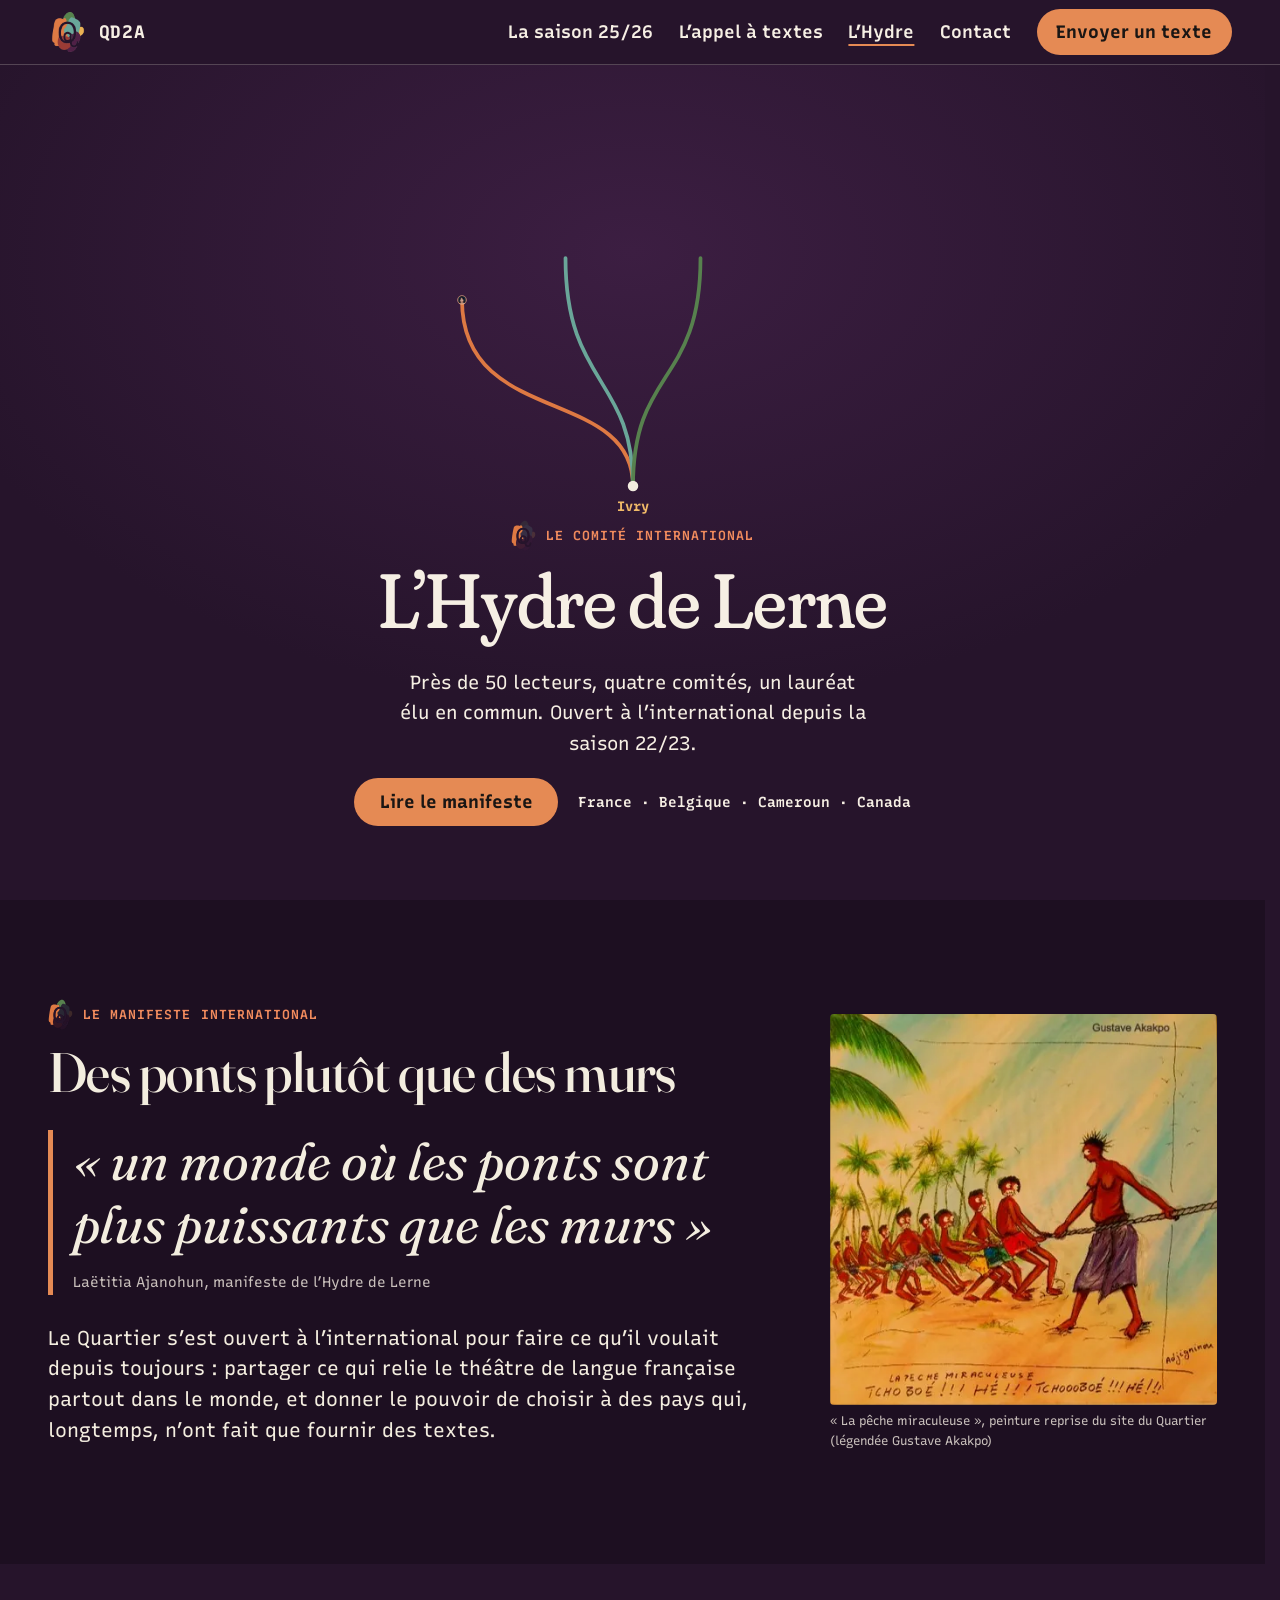
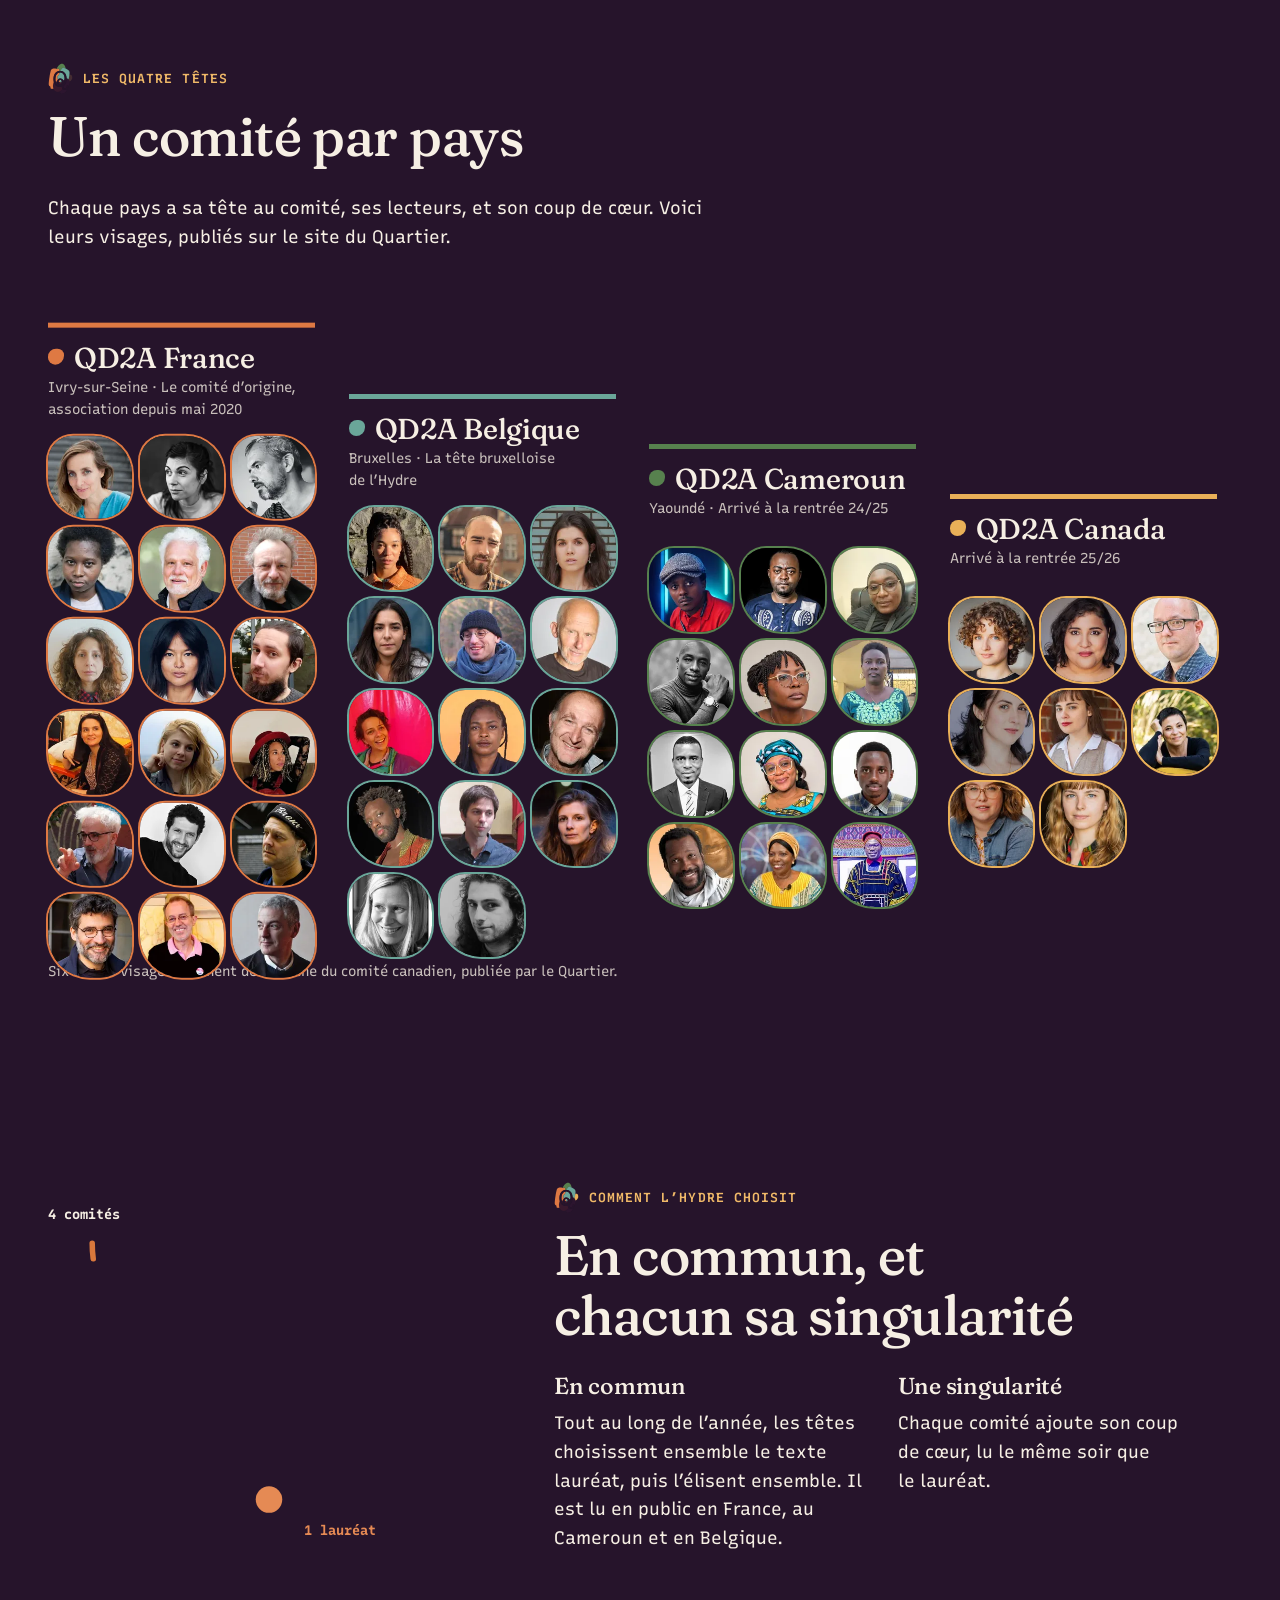
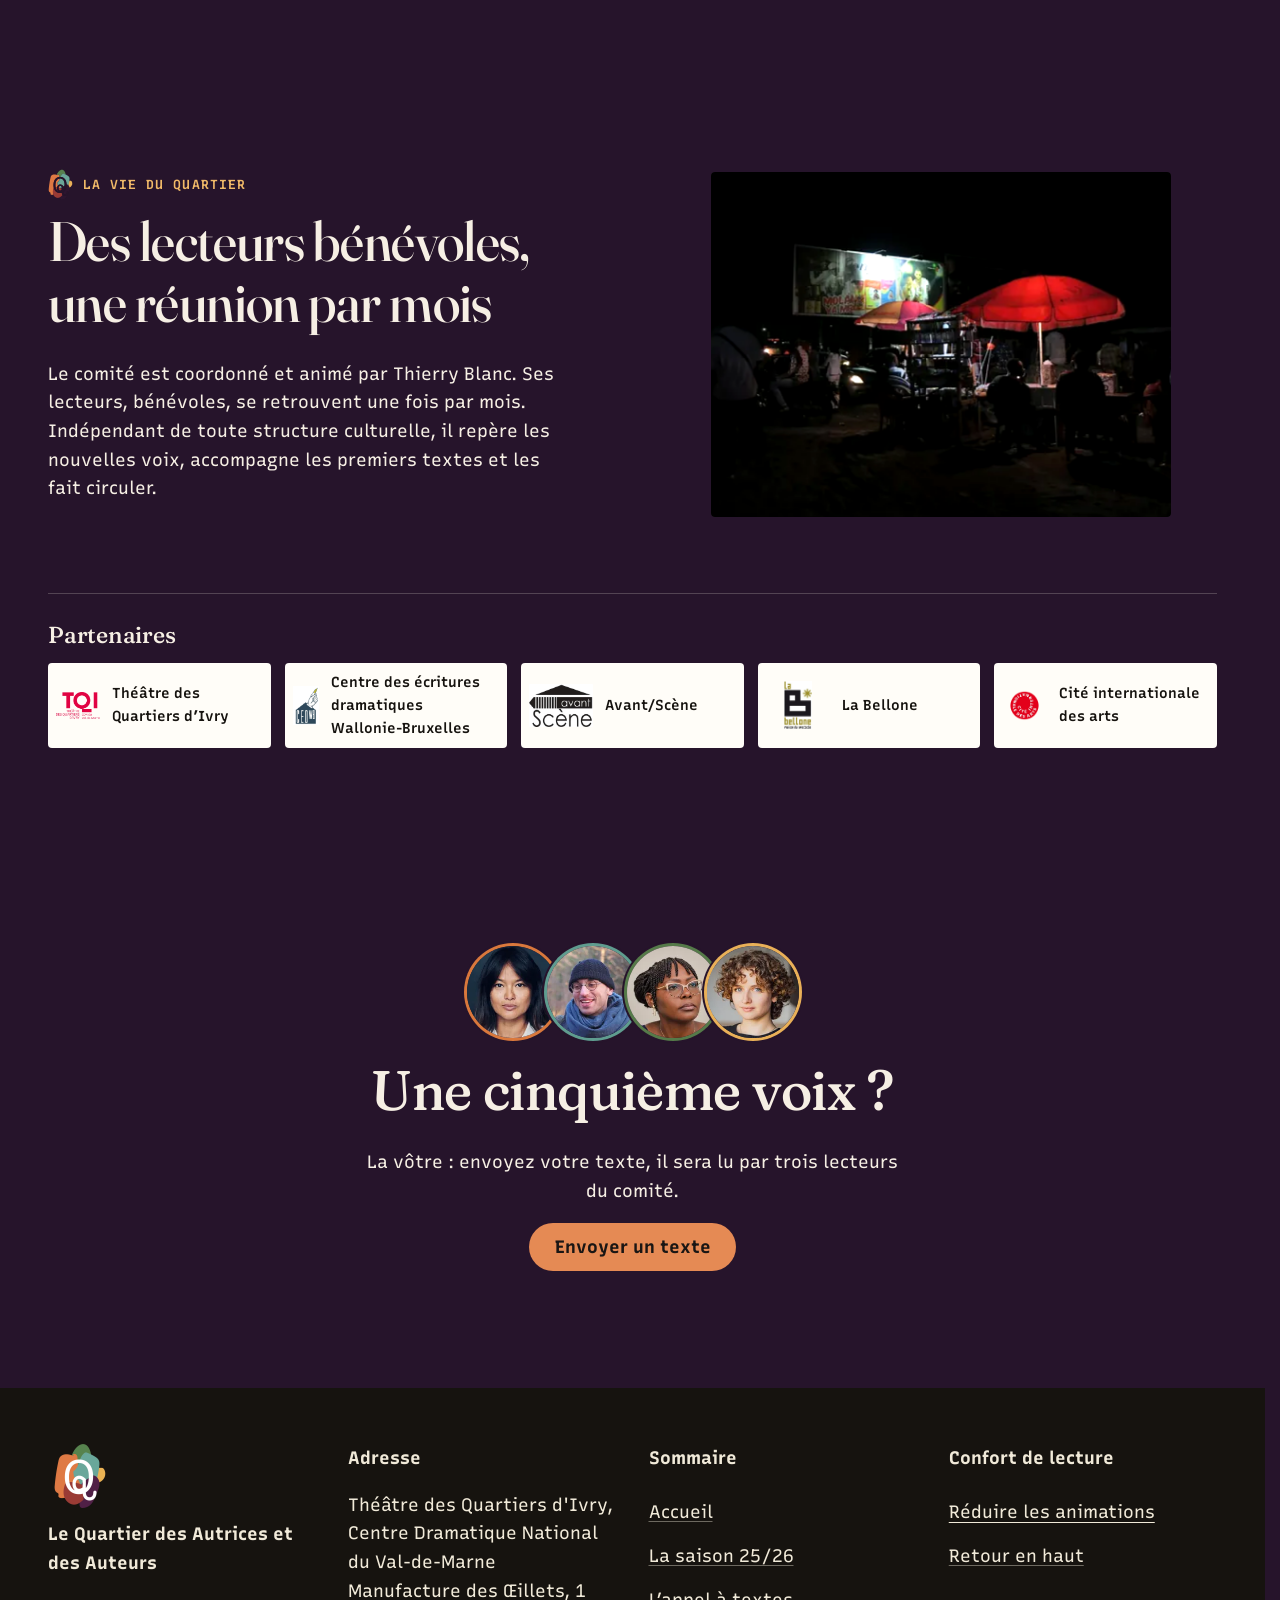
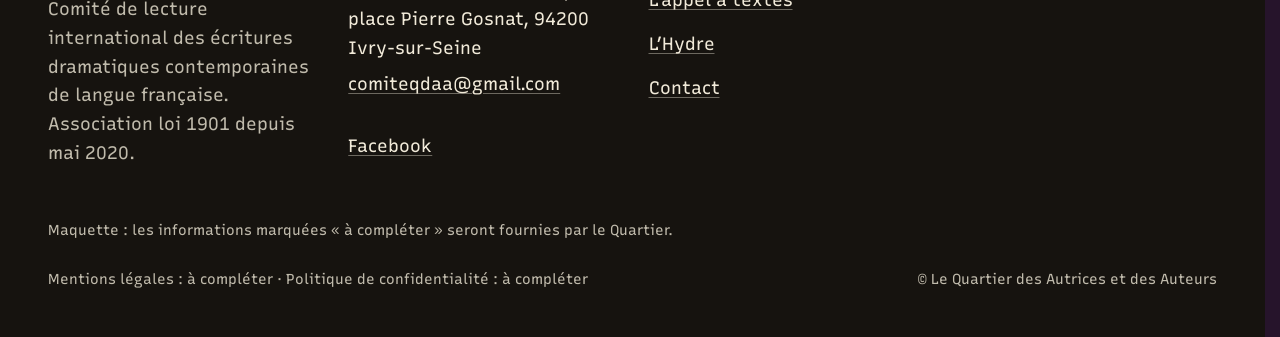
<file: hydre.html>
<!doctype html>
<html lang="fr" data-v="4" class="theme-bleu">
<head>
<meta charset="utf-8">
<meta name="viewport" content="width=device-width, initial-scale=1, viewport-fit=cover">
<title>L’Hydre de Lerne : le comité international du QD2A</title>
<meta name="description" content="France, Belgique, Cameroun, Canada : quatre comités, près de 50 lecteurs, un lauréat élu en commun.">
<meta name="robots" content="noindex, nofollow">
<link rel="canonical" href="https://qd2a-maquette.vercel.app/hydre">
<style>:root{--fond:#f5f0e8;--texte:#1a1614;--voile-fond:#efe7da;--ouverture-fond:#f5f0e8;--menu-fond:#26142b}:root { --entete-h: 72px; --barres-h: 0px; } html { background: var(--fond); color: var(--texte); scrollbar-gutter: stable; } body { margin: 0; background: var(--fond); } html.js:not(.calme):not(.secours):not([data-arrivee="retour"]) [data-anime] { opacity: 0; } html.js:not(.calme):not(.secours):not([data-arrivee="retour"]) [data-anime].vu { opacity: 1; } [data-voile] { position: fixed; inset: 0; z-index: 900; background: var(--voile-fond); transform: translateY(100%); visibility: hidden; pointer-events: none; } html[data-arrivee="voile"]:not(.voile-leve):not(.calme):not(.secours) [data-voile] { transform: none; visibility: visible; } html.calme [data-voile], html.secours [data-voile] { visibility: hidden !important; } .ouverture-panneau { position: fixed; inset: 0; z-index: 850; display: none; place-content: center; justify-items: center; background: var(--ouverture-fond, var(--voile-fond)); color: var(--fond); text-align: center; } html.js[data-arrivee="intro"]:not(.calme):not(.secours):not(.intro-finie) .ouverture-panneau { display: grid; } html.defilement-bloque, html.defilement-bloque body, html.js[data-arrivee="intro"]:not(.calme):not(.secours):not(.intro-finie), html.js[data-arrivee="intro"]:not(.calme):not(.secours):not(.intro-finie) body, html[data-arrivee="voile"]:not(.voile-leve):not(.calme):not(.secours), html[data-arrivee="voile"]:not(.voile-leve):not(.calme):not(.secours) body { overflow: hidden; } html.js[data-arrivee="intro"]:not(.calme):not(.secours):not(.intro-finie) { background-color: var(--ouverture-fond, var(--voile-fond)); } html[data-arrivee="voile"]:not(.voile-leve):not(.calme):not(.secours) { background-color: var(--voile-fond); }</style>
<script>(function () {
var d = document.documentElement, ss = null, ls = null;
try { ss = window.sessionStorage; ls = window.localStorage; } catch (e) {}
d.classList.add('js');
var calme = false;
try { calme = !!ls && ls.getItem('socle:calme') === 'oui'; } catch (e) {}
if (!calme && window.matchMedia && matchMedia('(prefers-reduced-motion: reduce)').matches) calme = true;
if (calme) d.classList.add('calme');
var nav = performance.getEntriesByType ? performance.getEntriesByType('navigation')[0] : null;
var type = nav ? nav.type : 'navigate';
var depart = null;
try { depart = JSON.parse(ss.getItem('socle:depart') || 'null'); ss.removeItem('socle:depart'); } catch (e) {}
if (depart && !(Date.now() - depart.t < 15000)) depart = null;
var retourSection = false;
try { retourSection = !!ss.getItem('socle:calme-retour'); } catch (e) {}
var mode = type === 'back_forward' || retourSection ? 'retour' : type === 'reload' ? 'intro' : depart ? 'voile' : 'intro';
d.setAttribute('data-arrivee', mode);
if (mode === 'voile' && depart.couleur) d.style.setProperty('--voile-fond', depart.couleur);
if (type === 'reload' && 'scrollRestoration' in history) {
if (!retourSection) history.scrollRestoration = 'manual';
}
try {
var choisie = ls && ls.getItem('socle:langue');
var langue = (d.lang || '').slice(0, 2);
if (choisie && choisie !== langue && type === 'navigate' && !depart) {
var alt = document.querySelector('link[rel="alternate"][hreflang="' + choisie + '"]');
if (alt) location.replace(new URL(alt.href).pathname + location.search + location.hash);
}
} catch (e) {}
setTimeout(function () { if (!d.classList.contains('demarre')) d.classList.add('secours'); }, 2000);
})();</script>
<link rel="preload" href="/assets/fonts/fraunces.woff2" as="font" type="font/woff2" crossorigin>
<link rel="stylesheet" href="/assets/css/socle.css?v=4">
<link rel="stylesheet" href="/assets/css/site.css?v=4">
<link rel="modulepreload" href="/assets/js/site.js?v=4">
<link rel="modulepreload" href="/assets/js/socle/index.js?v=4">
<script src="/assets/vendor/gsap.min.js" defer></script>
<script src="/assets/vendor/ScrollTrigger.min.js" defer></script>
<script src="/assets/vendor/SplitText.min.js" defer></script>
<script type="module" src="/assets/js/site.js?v=4"></script>
<meta name="theme-color" content="#f4efe4">
<link rel="icon" href="/assets/images/favicon.png" type="image/png">
<link rel="apple-touch-icon" href="/assets/images/apple-touch-icon.png">
<meta property="og:type" content="website">
<meta property="og:site_name" content="Le Quartier des Autrices et des Auteurs">
<meta property="og:locale" content="fr_FR">
<meta property="og:title" content="L’Hydre de Lerne : le comité international du QD2A">
<meta property="og:description" content="France, Belgique, Cameroun, Canada : quatre comités, près de 50 lecteurs, un lauréat élu en commun.">
<meta property="og:url" content="https://qd2a-maquette.vercel.app/hydre">
<meta property="og:image" content="https://qd2a-maquette.vercel.app/assets/partage/hydre-fr.jpg">
<meta property="og:image:width" content="1200">
<meta property="og:image:height" content="630">
<meta property="og:image:alt" content="L’Hydre de Lerne du QD2A : le Q du logo fait des visages des quatre comités">
<meta name="twitter:card" content="summary_large_image">
<script type="application/ld+json">{"@context":"https://schema.org","@type":"Organization","name":"Le Quartier des Autrices et des Auteurs","alternateName":"QD2A","url":"https://qd2a-maquette.vercel.app/","email":"comiteqdaa@gmail.com","foundingDate":"2020-05","description":"Comité de lecture international des écritures dramatiques contemporaines de langue française, accueilli au Théâtre des Quartiers d'Ivry.","address":{"@type":"PostalAddress","streetAddress":"Manufacture des Œillets, 1 place Pierre Gosnat","postalCode":"94200","addressLocality":"Ivry-sur-Seine","addressCountry":"FR"},"sameAs":["https://www.facebook.com/Le-Quartier-des-Autrices-et-des-Auteurs-103225861496773/"]}</script>
</head>
<body id="haut">
<svg class="q-defs" width="0" height="0" aria-hidden="true" focusable="false"><defs>
<path id="q-p-france" d="M275.8 307.0 L274.5 308.3 L273.4 309.7 L272.4 311.2 L271.4 312.7 L270.6 314.3 L269.8 315.9 L269.2 317.4 L268.6 318.9 L268.1 320.4 L267.7 321.9 L267.5 323.2 L267.5 324.5 L267.5 325.8 L269.2 327.2 L272.5 328.7 L277.4 330.3 L283.9 332.0 L288.9 333.3 L292.4 334.1 L294.3 334.4 L294.7 334.2 L295.0 333.9 L295.3 333.4 L295.5 332.6 L295.5 331.7 L295.1 329.8 L294.1 326.8 L292.5 322.7 L290.5 317.6 L288.6 313.5 L286.9 310.4 L285.3 308.2 L284.0 307.1 L282.9 306.1 L281.9 305.4 L281.1 305.0 L280.5 304.7 L280.0 304.6 L279.4 304.5 L278.9 304.6 L278.4 304.8 L277.7 305.2 L276.9 306.0 Z M279.1 193.1 L277.6 193.2 L275.8 193.5 L273.7 193.9 L271.3 194.6 L268.7 195.4 L265.8 196.5 L262.7 198.0 L259.4 199.7 L255.9 201.7 L252.5 204.0 L249.2 206.6 L246.0 209.5 L243.0 212.8 L240.1 216.2 L237.4 219.9 L235.0 223.8 L232.7 227.9 L230.6 232.2 L228.8 236.7 L227.1 241.4 L225.6 246.3 L224.3 251.4 L223.2 256.8 L222.3 262.4 L221.7 268.2 L221.2 274.6 L221.0 281.4 L220.9 288.8 L221.1 296.6 L221.3 303.0 L221.5 308.0 L221.7 311.6 L222.0 313.8 L222.3 315.7 L222.7 317.5 L223.2 319.0 L223.8 320.3 L225.2 321.4 L227.4 322.2 L230.4 322.8 L234.2 323.2 L237.4 323.4 L240.0 323.5 L241.9 323.4 L243.1 323.2 L244.4 322.1 L245.7 320.0 L247.0 316.9 L248.3 312.8 L249.5 309.4 L250.6 306.6 L251.5 304.4 L252.2 302.9 L253.2 301.2 L254.6 299.2 L256.2 296.9 L258.1 294.4 L259.5 292.4 L260.5 290.9 L260.9 289.8 L260.8 289.2 L260.3 288.4 L259.5 287.4 L258.3 286.2 L256.7 284.8 L255.5 283.2 L254.7 281.6 L254.3 279.8 L254.3 277.9 L254.1 275.1 L253.7 271.5 L253.1 267.0 L252.2 261.7 L251.8 257.3 L251.6 253.9 L251.8 251.5 L252.2 250.1 L253.5 248.2 L255.6 245.9 L258.4 243.1 L262.0 239.9 L265.3 236.5 L268.3 232.9 L271.1 229.2 L273.6 225.4 L275.9 221.7 L277.9 218.1 L279.7 214.5 L281.3 211.1 L282.4 207.8 L283.1 204.7 L283.3 201.6 L283.0 198.7 L282.8 196.4 L282.5 194.8 L282.2 193.8 L281.8 193.5 L281.2 193.3 L280.3 193.1 Z M261.4 130.5 L259.0 130.2 L256.8 130.0 L254.9 130.1 L253.2 130.4 L251.8 130.9 L250.5 131.5 L249.3 132.3 L248.3 133.2 L247.4 134.2 L246.7 135.0 L246.3 135.8 L246.1 136.4 L246.2 136.9 L246.5 137.5 L246.9 138.2 L247.5 138.9 L248.2 139.8 L248.7 140.4 L249.0 140.9 L249.1 141.2 L248.9 141.4 L247.6 141.2 L245.3 140.6 L241.8 139.5 L237.2 138.1 L232.6 136.8 L227.9 135.7 L223.2 134.6 L218.5 133.7 L213.9 133.0 L209.6 132.6 L205.6 132.3 L201.8 132.3 L198.1 132.5 L194.6 132.8 L191.4 133.3 L188.3 134.0 L185.3 134.8 L182.4 135.7 L179.5 136.8 L176.8 137.9 L174.2 139.2 L171.8 140.5 L169.5 141.9 L167.5 143.4 L165.5 145.0 L163.5 146.8 L161.7 148.7 L160.0 150.7 L158.3 153.0 L156.6 155.6 L155.1 158.5 L153.6 161.8 L151.8 167.5 L149.6 175.7 L147.1 186.4 L144.2 199.6 L141.6 212.9 L139.0 226.4 L136.6 240.0 L134.4 253.7 L132.3 267.5 L130.3 281.2 L128.5 295.0 L126.8 308.7 L125.5 321.0 L124.4 332.0 L123.6 341.5 L123.1 349.5 L122.8 356.5 L122.8 362.2 L123.1 366.8 L123.6 370.2 L124.2 373.4 L125.0 376.2 L125.8 378.8 L126.8 381.2 L127.9 383.3 L129.0 385.1 L130.1 386.8 L131.2 388.2 L132.8 389.7 L134.8 391.3 L137.1 393.0 L139.9 394.7 L142.1 396.2 L143.9 397.5 L145.2 398.6 L146.1 399.4 L146.8 400.3 L147.4 401.2 L148.0 402.2 L148.4 403.2 L148.6 404.9 L148.8 407.3 L148.8 410.4 L148.6 414.2 L148.6 417.4 L148.8 419.9 L149.1 421.6 L149.6 422.7 L150.4 423.9 L151.6 425.1 L153.1 426.3 L154.9 427.7 L156.7 428.8 L158.5 429.7 L160.3 430.4 L162.0 430.9 L163.9 431.3 L166.0 431.7 L168.2 431.9 L170.5 432.1 L173.2 432.1 L176.3 432.0 L179.8 431.7 L183.6 431.3 L186.6 430.9 L188.8 430.5 L190.2 430.0 L190.8 429.6 L190.9 427.9 L190.4 424.9 L189.4 420.5 L187.9 414.8 L186.7 409.2 L185.9 403.5 L185.3 397.8 L185.0 392.2 L185.1 386.3 L185.5 380.1 L186.2 373.8 L187.2 367.2 L188.5 360.6 L190.0 354.0 L191.9 347.5 L194.1 340.9 L195.5 334.5 L196.0 328.3 L195.8 322.2 L194.8 316.4 L194.0 310.9 L193.4 305.8 L193.0 301.0 L192.7 296.6 L192.6 291.9 L192.6 286.9 L192.7 281.6 L193.0 276.0 L193.4 270.4 L194.0 264.7 L194.8 258.9 L195.8 253.1 L196.9 247.7 L198.0 242.9 L199.2 238.5 L200.5 234.5 L201.9 230.6 L203.4 226.8 L205.1 222.9 L206.9 219.1 L208.8 215.4 L210.8 211.9 L212.9 208.6 L215.1 205.4 L217.2 202.5 L219.3 199.8 L221.3 197.4 L223.3 195.2 L225.7 193.0 L228.4 190.5 L231.5 188.0 L234.9 185.3 L238.2 182.9 L241.5 180.8 L244.6 179.0 L247.7 177.4 L251.0 175.9 L254.5 174.5 L258.2 173.2 L262.1 172.1 L265.8 171.1 L269.2 170.2 L272.4 169.6 L275.3 169.1 L277.5 167.9 L278.9 166.0 L279.7 163.3 L279.7 160.0 L279.5 156.8 L279.2 153.8 L278.8 151.0 L278.2 148.3 L277.5 145.9 L276.7 143.6 L275.8 141.6 L274.8 139.8 L273.6 138.0 L272.0 136.3 L270.2 134.8 L268.1 133.2 L266.0 132.0 L263.7 131.1 Z"/><path id="q-p-cameroun" d="M331.0 65.7 L328.0 64.6 L324.8 63.8 L321.7 63.3 L318.5 63.0 L315.2 63.0 L312.0 63.2 L308.7 63.8 L305.5 64.5 L302.2 65.5 L298.8 66.9 L295.1 68.6 L291.2 70.8 L287.1 73.2 L283.3 75.9 L279.7 78.6 L276.4 81.4 L273.3 84.3 L270.2 87.4 L267.2 90.7 L264.3 94.2 L261.4 97.8 L258.5 101.8 L255.7 106.0 L252.9 110.6 L250.1 115.4 L247.7 119.9 L245.6 124.1 L243.8 128.0 L242.2 131.6 L241.1 134.5 L240.4 136.7 L240.0 138.1 L240.0 138.9 L240.5 139.6 L241.6 140.4 L243.2 141.2 L245.4 142.1 L247.2 142.6 L248.5 142.9 L249.4 143.0 L249.9 142.7 L250.3 142.4 L250.6 142.0 L250.8 141.6 L250.9 141.1 L250.7 140.5 L250.4 139.7 L249.8 138.8 L248.9 137.8 L248.5 136.9 L248.5 135.9 L248.9 135.0 L249.8 134.0 L250.9 133.3 L252.4 132.6 L254.2 132.2 L256.4 131.8 L258.5 131.7 L260.5 131.9 L262.4 132.2 L264.2 132.8 L265.9 133.5 L267.4 134.3 L268.8 135.2 L269.9 136.2 L271.0 137.4 L272.1 138.8 L273.2 140.4 L274.2 142.2 L275.1 144.3 L275.9 146.5 L276.5 149.0 L277.1 151.7 L277.6 154.4 L278.0 157.3 L278.2 160.3 L278.4 163.4 L278.7 165.8 L279.0 167.4 L279.4 168.4 L279.9 168.6 L281.2 168.8 L283.2 168.9 L286.0 168.9 L289.6 168.8 L292.5 168.6 L294.5 168.4 L295.9 168.2 L296.5 167.8 L297.4 166.4 L298.8 163.9 L300.5 160.3 L302.5 155.7 L304.6 151.4 L306.6 147.6 L308.5 144.3 L310.5 141.4 L312.3 138.7 L314.2 136.3 L316.0 134.1 L317.7 132.2 L319.6 130.3 L321.6 128.5 L323.8 126.7 L326.2 125.0 L328.2 123.6 L329.9 122.5 L331.3 121.8 L332.4 121.5 L333.6 121.3 L335.1 121.2 L336.8 121.2 L338.6 121.4 L341.5 122.2 L345.6 123.7 L350.8 125.8 L357.2 128.5 L362.2 130.6 L365.8 132.0 L368.2 132.7 L369.2 132.7 L369.9 132.2 L370.4 131.4 L370.7 130.2 L370.7 128.5 L370.4 126.3 L369.9 123.7 L369.2 120.5 L368.2 116.8 L366.8 112.7 L365.1 108.1 L363.0 103.1 L360.6 97.6 L358.2 92.7 L355.9 88.3 L353.5 84.6 L351.2 81.4 L348.7 78.5 L346.0 75.7 L343.2 73.2 L340.2 70.8 L337.1 68.8 L334.1 67.1 Z"/><path id="q-p-belgique" d="M280.1 303.7 L279.9 304.3 L280.2 305.2 L280.8 306.2 L281.9 307.3 L283.4 308.7 L285.1 311.2 L287.1 314.8 L289.3 319.7 L291.7 325.7 L294.0 330.4 L296.3 333.9 L298.5 336.2 L300.5 337.2 L302.3 337.9 L303.6 338.4 L304.7 338.5 L305.3 338.5 L306.3 337.4 L307.7 335.5 L309.3 332.6 L311.3 328.8 L312.8 325.1 L313.8 321.7 L314.2 318.5 L314.1 315.5 L313.4 312.8 L312.1 310.4 L310.2 308.2 L307.8 306.4 L305.3 304.8 L302.9 303.4 L300.6 302.3 L298.4 301.4 L296.2 300.7 L294.1 300.2 L292.1 300.0 L290.2 300.0 L288.3 300.2 L286.5 300.5 L284.7 301.0 L283.0 301.7 L281.6 302.3 L280.6 303.0 Z M286.7 193.1 L286.3 193.6 L285.5 195.2 L284.3 198.0 L282.8 201.8 L280.9 206.8 L278.9 211.5 L277.0 215.8 L275.0 219.7 L273.0 223.3 L271.2 226.3 L269.7 228.8 L268.4 230.8 L267.3 232.2 L265.6 234.1 L263.2 236.4 L260.3 239.2 L256.7 242.5 L253.9 245.1 L252.0 247.0 L250.8 248.3 L250.5 249.0 L250.2 249.9 L250.0 251.1 L249.8 252.5 L249.6 254.2 L249.7 256.6 L250.0 259.8 L250.6 263.8 L251.4 268.5 L252.0 272.6 L252.5 275.9 L252.7 278.5 L252.7 280.5 L253.2 282.3 L254.3 284.2 L255.9 286.0 L258.1 287.7 L260.5 288.5 L263.1 288.5 L266.0 287.5 L269.0 285.5 L272.0 283.9 L274.7 282.6 L277.3 281.5 L279.7 280.8 L282.3 280.2 L285.0 279.8 L287.8 279.5 L290.8 279.5 L293.6 279.5 L296.0 279.6 L298.2 279.8 L300.1 280.2 L302.2 280.7 L304.3 281.3 L306.6 282.2 L309.0 283.2 L311.5 284.3 L313.9 285.6 L316.3 287.0 L318.7 288.6 L321.3 290.5 L324.1 292.7 L327.1 295.1 L330.2 297.9 L332.6 300.2 L334.3 302.2 L335.1 303.8 L335.2 304.9 L335.5 305.8 L335.9 306.5 L336.5 306.9 L337.2 307.1 L338.9 306.4 L341.5 305.0 L345.1 302.7 L349.6 299.6 L353.0 296.0 L355.2 291.7 L356.3 286.9 L356.3 281.5 L356.2 276.3 L356.0 271.5 L355.7 267.0 L355.3 262.7 L354.8 258.6 L354.2 254.8 L353.5 251.1 L352.8 247.6 L351.9 244.1 L350.9 240.6 L349.8 237.2 L348.5 233.8 L346.9 230.1 L344.9 226.2 L342.4 222.0 L339.6 217.6 L336.6 213.6 L333.5 210.0 L330.2 206.8 L326.8 203.9 L323.2 201.4 L319.4 199.1 L315.4 197.2 L311.2 195.5 L307.2 194.2 L303.4 193.2 L299.8 192.5 L296.2 192.2 L293.4 192.0 L291.2 191.9 L289.6 191.9 L288.7 192.1 L287.9 192.3 L287.2 192.7 Z M325.7 123.5 L323.0 125.5 L320.3 127.7 L317.6 130.3 L314.9 133.2 L312.1 136.5 L309.5 139.9 L307.1 143.4 L304.9 147.1 L302.8 150.9 L301.0 154.5 L299.4 157.8 L298.2 160.8 L297.2 163.5 L296.6 165.7 L296.4 167.3 L296.5 168.3 L297.1 168.7 L298.6 169.2 L301.0 169.7 L304.4 170.2 L308.6 170.8 L312.7 171.5 L316.6 172.5 L320.4 173.5 L324.0 174.8 L327.5 176.2 L330.9 177.8 L334.3 179.5 L337.7 181.5 L341.1 183.8 L344.7 186.5 L348.4 189.7 L352.2 193.3 L355.7 196.8 L358.9 200.3 L361.6 203.8 L364.0 207.2 L366.4 210.9 L368.6 214.8 L370.8 219.0 L372.9 223.4 L374.8 228.1 L376.6 233.1 L378.2 238.5 L379.8 244.2 L381.0 249.9 L382.1 255.8 L383.0 261.7 L383.7 267.7 L385.0 272.4 L387.0 275.9 L389.7 278.2 L393.0 279.2 L395.9 280.1 L398.4 281.1 L400.4 282.0 L402.0 283.0 L403.5 284.0 L405.1 285.2 L406.7 286.5 L408.3 287.9 L409.6 289.0 L410.8 289.7 L411.7 290.1 L412.3 290.2 L413.0 290.0 L413.6 289.5 L414.2 288.7 L414.8 287.6 L415.7 284.6 L416.8 279.8 L418.3 273.0 L420.0 264.3 L421.7 255.2 L423.3 245.6 L424.8 235.6 L426.2 225.1 L427.3 215.9 L428.0 207.9 L428.3 201.2 L428.3 195.8 L428.1 190.9 L427.6 186.5 L427.0 182.5 L426.0 179.1 L425.1 176.1 L424.1 173.5 L423.0 171.2 L422.0 169.4 L420.7 167.6 L419.4 165.8 L417.8 163.9 L416.2 162.1 L414.5 160.4 L412.8 158.7 L411.0 157.2 L409.3 155.8 L406.8 154.0 L403.5 151.8 L399.4 149.2 L394.6 146.2 L389.9 143.3 L385.2 140.6 L380.7 138.0 L376.3 135.6 L371.4 133.1 L366.0 130.5 L360.2 127.9 L353.8 125.1 L348.7 123.0 L344.8 121.4 L342.1 120.4 L340.6 120.0 L338.9 119.7 L337.1 119.7 L335.1 119.8 L332.9 120.2 L330.6 120.9 L328.2 122.0 Z"/><path id="q-p-canada" d="M440.3 225.2 L435.0 225.1 L430.9 225.1 L428.0 225.2 L426.2 225.4 L425.8 225.6 L425.1 227.4 L424.4 230.6 L423.5 235.2 L422.5 241.4 L421.2 248.6 L419.7 256.8 L417.9 266.0 L415.8 276.3 L414.6 284.6 L414.4 290.9 L415.2 295.2 L416.8 297.5 L418.4 299.9 L419.8 302.3 L421.1 304.8 L422.2 307.2 L423.3 309.8 L424.2 312.3 L425.0 314.9 L425.7 317.5 L426.3 319.5 L427.0 321.1 L427.7 322.1 L428.3 322.6 L429.6 322.6 L431.4 322.0 L433.7 321.0 L436.6 319.4 L439.6 317.4 L442.8 315.1 L446.0 312.4 L449.3 309.3 L452.4 306.0 L455.2 302.6 L457.8 298.9 L460.2 295.1 L462.1 291.5 L463.8 288.2 L465.0 285.2 L466.0 282.5 L466.7 279.2 L467.3 275.3 L467.7 271.0 L468.0 266.0 L468.0 261.5 L467.7 257.4 L467.2 253.7 L466.5 250.3 L465.5 247.0 L464.2 243.7 L462.7 240.3 L461.0 237.0 L459.4 234.3 L458.1 232.1 L457.0 230.6 L456.0 229.7 L455.0 228.8 L453.7 228.0 L452.3 227.2 L450.7 226.5 L448.2 225.9 L444.7 225.5 Z"/><path id="q-p-coups" d="M192.0 340.6 L190.4 345.4 L188.9 350.3 L187.6 355.1 L186.5 360.0 L185.5 365.0 L184.7 369.3 L184.1 373.1 L183.6 376.3 L183.4 379.0 L183.2 382.5 L183.2 386.8 L183.4 392.0 L183.6 398.0 L184.1 403.5 L184.7 408.6 L185.5 413.2 L186.5 417.4 L187.5 421.2 L188.6 424.6 L189.6 427.5 L190.7 430.1 L192.1 432.9 L193.7 435.9 L195.6 439.1 L197.8 442.5 L200.0 445.8 L202.3 448.8 L204.8 451.7 L207.2 454.3 L210.0 457.0 L213.0 459.5 L216.2 462.1 L219.8 464.6 L223.1 466.8 L226.4 468.7 L229.6 470.3 L232.7 471.7 L236.0 472.9 L239.5 473.9 L243.2 474.8 L247.1 475.5 L250.9 476.0 L254.6 476.3 L258.1 476.3 L261.5 476.0 L264.9 475.6 L268.3 474.9 L271.7 474.0 L275.0 473.0 L278.4 471.7 L281.9 470.2 L285.4 468.5 L289.0 466.5 L293.3 463.8 L298.4 460.1 L304.2 455.7 L310.8 450.3 L315.8 446.0 L319.1 442.5 L320.9 440.1 L321.1 438.6 L321.1 437.0 L321.0 435.3 L320.7 433.6 L320.3 431.8 L320.0 430.0 L320.0 428.3 L320.0 426.8 L320.3 425.2 L320.3 423.6 L320.0 421.9 L319.4 420.0 L318.6 418.0 L317.8 415.7 L317.0 413.1 L316.2 410.1 L315.5 406.9 L314.8 404.4 L314.1 402.7 L313.5 401.8 L312.9 401.6 L311.6 401.6 L309.6 401.9 L307.0 402.5 L303.7 403.2 L299.7 403.8 L295.2 404.1 L290.0 404.2 L284.3 404.1 L278.9 403.8 L273.9 403.3 L269.2 402.6 L264.8 401.7 L260.5 400.5 L256.1 399.1 L251.7 397.3 L247.3 395.3 L243.3 393.4 L239.8 391.4 L236.7 389.5 L234.0 387.5 L231.1 385.2 L228.1 382.4 L224.9 379.2 L221.5 375.5 L218.6 372.3 L216.2 369.6 L214.5 367.4 L213.2 365.6 L211.8 363.5 L210.3 360.9 L208.7 358.0 L207.0 354.7 L205.3 351.2 L203.7 347.5 L202.2 343.7 L200.8 339.7 L199.6 336.6 L198.6 334.4 L197.8 333.2 L197.2 332.8 L196.6 332.6 L196.1 332.6 L195.6 332.7 L195.1 333.0 L194.3 334.4 L193.3 336.9 Z M266.5 332.7 L266.5 336.0 L266.5 339.1 L266.7 342.0 L267.1 344.6 L267.6 347.0 L268.3 349.5 L269.1 351.9 L270.2 354.4 L271.5 356.9 L272.7 359.1 L273.9 360.9 L275.1 362.3 L276.2 363.4 L277.6 364.4 L279.2 365.4 L281.0 366.2 L283.0 367.1 L285.0 367.7 L287.0 368.1 L289.0 368.3 L291.0 368.3 L293.1 368.1 L295.4 367.7 L297.8 367.1 L300.2 366.2 L302.7 365.2 L305.1 364.1 L307.5 362.8 L309.8 361.2 L311.6 359.2 L312.9 356.6 L313.6 353.5 L313.8 349.8 L313.6 346.8 L313.1 344.4 L312.2 342.7 L311.1 341.6 L309.1 340.3 L306.2 338.8 L302.5 337.0 L297.9 335.0 L293.2 333.2 L288.5 331.6 L283.6 330.1 L278.7 328.9 L274.7 328.0 L271.7 327.4 L269.6 327.2 L268.4 327.4 L267.5 328.4 L266.9 330.1 Z M224.5 323.8 L224.5 325.2 L224.6 327.0 L224.9 329.0 L225.5 331.5 L226.2 334.2 L227.3 337.4 L228.6 341.0 L230.3 345.0 L232.3 349.4 L234.3 353.3 L236.1 356.7 L238.0 359.6 L239.7 362.0 L241.4 364.3 L243.1 366.3 L244.8 368.2 L246.5 369.8 L248.0 371.2 L249.3 372.4 L250.4 373.2 L251.3 373.8 L252.1 374.2 L252.8 374.4 L253.3 374.4 L253.7 374.2 L254.1 374.0 L254.4 373.6 L254.6 373.1 L254.8 372.5 L254.6 371.6 L254.1 370.2 L253.2 368.5 L252.1 366.5 L251.0 364.2 L249.9 361.7 L248.8 359.0 L247.8 356.0 L247.0 353.1 L246.3 350.3 L245.8 347.4 L245.5 344.6 L245.2 341.4 L245.1 337.8 L245.0 333.8 L245.0 329.5 L244.2 326.1 L242.6 323.7 L240.1 322.2 L236.9 321.8 L234.0 321.4 L231.4 321.2 L229.2 321.2 L227.4 321.4 L226.0 321.9 L225.1 322.7 Z"/><path id="q-p-laureate" d="M391.5 438.4 L390.8 438.2 L389.6 438.5 L387.9 439.2 L385.8 440.2 L383.2 441.8 L380.8 443.0 L378.6 444.1 L376.6 444.9 L374.8 445.5 L372.3 446.0 L369.2 446.4 L365.5 446.7 L361.2 447.0 L357.2 447.0 L353.6 446.7 L350.3 446.2 L347.4 445.5 L344.8 444.7 L342.4 443.8 L340.4 443.0 L338.6 442.0 L336.7 440.8 L334.6 439.3 L332.4 437.4 L330.0 435.2 L327.9 433.2 L326.1 431.3 L324.7 429.5 L323.6 427.8 L322.6 426.6 L321.6 425.8 L320.8 425.3 L319.9 425.3 L319.2 425.6 L318.8 426.1 L318.4 427.0 L318.2 428.0 L318.2 429.3 L318.4 430.8 L318.6 432.4 L319.0 434.2 L319.3 435.9 L319.5 437.3 L319.5 438.5 L319.5 439.5 L318.5 441.0 L316.8 443.1 L314.2 445.6 L310.8 448.7 L307.3 451.7 L303.8 454.6 L300.3 457.3 L296.7 460.0 L294.1 463.1 L292.4 466.6 L291.6 470.5 L291.8 474.8 L292.1 478.6 L292.5 481.9 L293.1 484.7 L293.9 487.0 L294.8 489.0 L295.9 491.0 L297.1 492.7 L298.5 494.3 L299.8 495.6 L300.9 496.6 L301.9 497.3 L302.8 497.7 L304.1 498.1 L305.9 498.5 L308.2 498.8 L311.1 499.2 L314.4 499.2 L318.1 499.0 L322.3 498.5 L327.0 497.8 L331.7 496.7 L336.5 495.3 L341.4 493.5 L346.3 491.5 L350.9 489.2 L355.2 486.8 L359.2 484.2 L362.8 481.5 L366.2 478.8 L369.2 476.1 L371.8 473.5 L374.2 470.9 L376.6 467.9 L379.1 464.5 L381.7 460.8 L384.3 456.6 L386.6 452.9 L388.5 449.8 L390.0 447.2 L391.0 445.1 L391.9 443.4 L392.4 441.9 L392.7 440.8 L392.7 439.9 L392.5 439.2 L392.1 438.8 Z M310.9 327.4 L310.4 327.6 L309.8 328.4 L309.0 329.6 L308.2 331.4 L307.2 333.6 L306.4 335.5 L306.0 336.9 L305.8 338.0 L305.9 338.7 L306.3 339.4 L307.0 340.2 L308.1 341.0 L309.5 342.0 L310.8 342.5 L311.8 342.8 L312.5 342.7 L313.1 342.3 L313.6 341.2 L313.9 339.3 L314.0 336.8 L314.0 333.5 L313.9 331.0 L313.6 329.2 L313.1 328.0 L312.5 327.6 L312.0 327.4 L311.4 327.3 Z M346.4 301.0 L342.0 304.0 L338.6 309.2 L336.4 316.7 L335.3 326.5 L335.3 338.5 L335.5 347.7 L335.8 354.0 L336.2 357.3 L336.8 357.7 L337.4 357.9 L338.0 357.9 L338.7 357.7 L339.3 357.3 L340.1 356.4 L341.1 355.0 L342.2 353.2 L343.5 350.8 L344.8 347.9 L346.1 344.5 L347.6 340.5 L349.1 335.9 L350.5 330.9 L351.7 325.6 L352.8 320.0 L353.8 314.0 L354.6 309.1 L355.1 305.2 L355.3 302.5 L355.3 300.8 L355.2 299.5 L354.9 298.4 L354.5 297.7 L353.9 297.3 L352.3 297.7 L349.8 299.0 Z M390.3 277.0 L389.0 276.7 L387.9 276.6 L386.9 276.7 L386.1 277.0 L385.5 277.4 L385.1 279.2 L384.8 282.5 L384.5 287.2 L384.5 293.4 L384.3 299.0 L384.0 303.9 L383.6 308.3 L383.1 312.0 L382.5 315.9 L381.7 319.8 L380.8 323.8 L379.8 327.9 L378.7 331.9 L377.5 335.9 L376.1 339.8 L374.6 343.6 L373.0 347.4 L371.2 351.1 L369.3 354.7 L367.3 358.3 L365.4 361.6 L363.5 364.5 L361.7 367.2 L360.0 369.5 L357.9 372.0 L355.4 374.8 L352.6 377.8 L349.4 380.9 L346.5 383.7 L343.7 386.2 L341.2 388.3 L338.8 390.0 L337.2 392.3 L336.3 395.0 L336.1 398.3 L336.6 402.0 L337.2 405.3 L337.8 408.1 L338.6 410.4 L339.4 412.2 L340.4 414.0 L341.4 415.7 L342.5 417.2 L343.8 418.8 L345.3 420.1 L347.0 421.4 L348.9 422.6 L351.1 423.7 L353.5 424.5 L356.2 425.1 L359.2 425.3 L362.5 425.3 L365.4 425.1 L368.0 424.7 L370.3 424.1 L372.3 423.2 L374.1 422.4 L375.6 421.5 L376.8 420.6 L377.8 419.7 L379.0 418.3 L380.2 416.3 L381.6 413.8 L383.1 410.8 L384.3 407.4 L385.3 403.6 L386.1 399.5 L386.6 394.9 L387.2 391.1 L387.9 388.2 L388.7 386.1 L389.6 384.9 L390.5 383.8 L391.4 383.0 L392.2 382.4 L393.1 382.0 L394.2 381.7 L395.7 381.6 L397.5 381.7 L399.5 382.0 L401.4 382.5 L403.0 383.3 L404.4 384.3 L405.6 385.7 L406.5 387.1 L407.3 388.6 L407.8 390.3 L408.2 392.0 L408.5 393.4 L409.0 394.4 L409.4 395.0 L409.9 395.3 L410.4 395.4 L410.9 395.5 L411.3 395.4 L411.7 395.2 L412.4 394.2 L413.4 392.4 L414.7 389.6 L416.3 386.0 L417.9 382.1 L419.6 377.8 L421.3 373.0 L423.0 368.0 L424.5 363.2 L425.8 358.9 L426.8 354.8 L427.5 351.2 L428.1 347.3 L428.6 343.3 L428.9 339.0 L429.1 334.6 L428.9 330.1 L428.4 325.5 L427.5 320.9 L426.2 316.1 L424.8 311.8 L423.3 307.8 L421.7 304.1 L420.0 300.9 L418.1 297.8 L416.0 294.9 L413.8 292.1 L411.5 289.5 L409.3 287.3 L407.2 285.4 L405.2 283.8 L403.4 282.5 L401.5 281.4 L399.6 280.4 L397.5 279.4 L395.5 278.6 L393.6 277.9 L391.9 277.4 Z"/>
<path id="q-lettre" d="M241.0 181.2 L236.6 184.1 L232.4 187.2 L228.3 190.7 L224.4 194.5 L220.6 198.5 L217.2 202.7 L214.1 206.9 L211.2 211.2 L208.8 215.5 L206.4 220.2 L204.1 225.4 L202.0 230.9 L200.0 236.8 L198.2 242.9 L196.8 249.2 L195.5 255.8 L194.5 262.5 L193.8 269.5 L193.2 276.7 L193.0 284.0 L193.0 291.6 L193.3 299.0 L193.8 306.2 L194.6 313.1 L195.7 319.9 L197.1 326.5 L198.8 332.9 L200.7 339.1 L203.0 345.2 L205.1 350.5 L207.0 354.9 L208.8 358.6 L210.5 361.4 L212.3 364.2 L214.2 367.0 L216.2 369.8 L218.4 372.5 L221.0 375.4 L223.9 378.4 L227.2 381.5 L230.8 384.8 L234.4 387.7 L237.7 390.2 L241.0 392.3 L244.0 394.0 L247.5 395.7 L251.3 397.4 L255.5 398.9 L260.1 400.4 L264.5 401.7 L268.7 402.7 L272.6 403.4 L276.4 403.9 L280.0 404.3 L283.6 404.5 L287.0 404.7 L290.3 404.7 L294.0 404.5 L298.0 404.1 L302.3 403.5 L307.0 402.8 L310.8 403.2 L313.6 404.8 L315.5 407.5 L316.5 411.5 L317.6 415.1 L318.8 418.4 L320.0 421.3 L321.3 424.0 L322.8 426.5 L324.4 429.0 L326.1 431.2 L327.9 433.4 L329.9 435.5 L332.1 437.4 L334.4 439.2 L336.9 440.8 L339.4 442.3 L341.7 443.5 L344.0 444.5 L346.3 445.2 L348.7 445.9 L351.3 446.4 L354.0 446.8 L357.0 447.2 L359.7 447.4 L362.3 447.4 L364.7 447.3 L367.0 447.0 L369.4 446.6 L372.1 445.9 L375.1 445.0 L378.2 444.0 L381.4 442.6 L384.4 440.9 L387.4 439.0 L390.3 436.7 L392.7 434.7 L394.6 433.0 L396.0 431.6 L397.0 430.4 L398.0 428.9 L399.1 427.0 L400.3 424.8 L401.7 422.2 L402.9 419.6 L403.9 417.0 L404.8 414.5 L405.5 411.9 L406.2 409.1 L406.8 406.1 L407.3 402.9 L407.7 399.5 L408.0 396.5 L408.0 393.9 L408.0 391.7 L407.7 390.0 L407.3 388.4 L406.8 387.0 L406.1 385.7 L405.2 384.6 L404.3 383.7 L403.3 382.9 L402.2 382.2 L401.1 381.8 L400.0 381.4 L398.9 381.1 L398.0 381.0 L397.0 381.0 L396.1 381.1 L395.2 381.2 L394.3 381.5 L393.4 381.8 L392.5 382.2 L391.7 382.8 L390.9 383.3 L390.1 384.0 L389.4 384.8 L388.8 385.6 L388.2 386.5 L387.8 387.5 L387.2 389.4 L386.8 392.1 L386.2 395.8 L385.8 400.2 L385.1 404.1 L384.4 407.4 L383.6 410.1 L382.7 412.2 L381.7 414.1 L380.6 415.9 L379.3 417.6 L378.0 419.1 L376.4 420.5 L374.6 421.7 L372.6 422.8 L370.4 423.8 L367.9 424.6 L365.2 425.1 L362.4 425.3 L359.3 425.3 L356.7 425.2 L354.6 425.1 L353.0 424.8 L352.0 424.5 L350.8 424.0 L349.6 423.4 L348.3 422.6 L347.0 421.7 L345.6 420.4 L344.1 418.8 L342.6 416.8 L341.0 414.5 L339.7 411.9 L338.5 409.1 L337.5 406.1 L336.8 402.9 L336.2 400.1 L335.9 397.7 L335.8 395.8 L335.9 394.2 L337.0 392.3 L339.1 389.8 L342.2 386.9 L346.4 383.5 L350.0 380.3 L353.1 377.4 L355.7 374.8 L357.7 372.5 L359.6 370.0 L361.6 367.4 L363.5 364.6 L365.5 361.7 L367.4 358.4 L369.4 354.6 L371.5 350.5 L373.5 345.9 L375.5 341.1 L377.2 336.1 L378.8 330.9 L380.2 325.5 L381.4 319.5 L382.5 312.9 L383.3 305.7 L384.0 298.0 L384.4 290.4 L384.6 283.0 L384.5 275.8 L384.2 268.8 L383.6 262.2 L382.8 255.8 L381.8 249.8 L380.5 244.2 L379.1 238.7 L377.4 233.3 L375.5 228.2 L373.5 223.2 L371.4 218.6 L369.4 214.6 L367.5 211.0 L365.5 208.0 L363.2 204.7 L360.4 201.2 L357.2 197.5 L353.5 193.5 L350.0 190.1 L346.5 187.0 L343.2 184.4 L340.1 182.2 L336.6 180.2 L332.9 178.2 L329.0 176.4 L324.7 174.6 L320.6 173.1 L316.8 171.9 L313.1 170.9 L309.6 170.1 L305.2 169.6 L300.0 169.2 L294.0 169.0 L287.0 169.0 L280.9 169.2 L275.5 169.6 L270.9 170.1 L267.1 170.9 L263.4 171.8 L259.7 172.8 L256.2 173.9 L252.8 175.1 L249.1 176.8 L245.2 178.8 Z M290.2 300.7 L292.1 300.7 L293.8 300.8 L295.3 300.9 L296.6 301.2 L297.7 301.5 L298.9 302.0 L300.3 302.6 L301.8 303.4 L303.5 304.3 L305.2 305.4 L307.0 306.6 L308.9 308.0 L310.8 309.6 L312.2 313.7 L313.2 320.3 L313.7 329.4 L313.7 341.0 L313.2 350.0 L312.2 356.5 L310.8 360.5 L308.9 361.9 L306.8 363.2 L304.5 364.4 L302.1 365.5 L299.5 366.5 L296.9 367.2 L294.3 367.8 L291.7 368.0 L289.0 368.0 L286.5 367.8 L284.2 367.2 L282.0 366.5 L280.0 365.5 L278.2 364.5 L276.7 363.4 L275.4 362.2 L274.3 361.1 L273.3 359.9 L272.4 358.6 L271.5 357.2 L270.8 355.8 L270.0 354.0 L269.3 352.0 L268.5 349.5 L267.8 346.8 L267.2 343.8 L266.9 340.4 L266.7 336.8 L266.7 332.9 L266.9 329.3 L267.2 326.0 L267.8 323.0 L268.5 320.3 L269.5 317.7 L270.7 315.2 L272.0 312.7 L273.6 310.3 L275.1 308.2 L276.5 306.6 L277.9 305.3 L279.1 304.4 L280.5 303.5 L281.9 302.8 L283.4 302.1 L285.0 301.5 L286.6 301.1 L288.4 300.8 Z M311.0 196.0 L315.0 197.6 L318.9 199.5 L322.6 201.7 L326.1 204.2 L329.5 207.1 L332.7 210.1 L335.6 213.2 L338.2 216.5 L340.5 219.9 L342.6 223.3 L344.5 226.8 L346.2 230.4 L347.8 234.0 L349.2 238.2 L350.6 243.1 L351.9 248.6 L353.1 254.8 L354.1 261.5 L354.8 269.0 L355.2 277.0 L355.4 285.7 L355.4 293.6 L355.1 300.7 L354.7 307.0 L354.0 312.6 L353.2 317.8 L352.4 322.6 L351.5 327.0 L350.5 331.0 L349.3 335.0 L347.9 339.1 L346.4 343.2 L344.6 347.4 L343.1 350.9 L341.8 353.7 L340.6 355.8 L339.7 357.2 L338.9 358.3 L338.1 359.0 L337.5 359.5 L336.9 359.5 L336.4 355.9 L336.0 348.6 L335.8 337.7 L335.6 323.0 L334.4 311.1 L332.1 302.0 L328.8 295.8 L324.5 292.2 L320.3 289.2 L316.3 286.6 L312.4 284.4 L308.6 282.6 L304.8 281.2 L300.9 280.2 L297.0 279.5 L293.0 279.2 L289.2 279.1 L285.5 279.4 L282.0 279.9 L278.7 280.8 L275.5 281.8 L272.4 283.1 L269.5 284.6 L266.8 286.4 L264.3 288.1 L262.1 289.9 L260.2 291.8 L258.5 293.6 L256.9 295.6 L255.3 297.8 L253.8 300.2 L252.2 302.8 L250.9 305.5 L249.6 308.4 L248.5 311.4 L247.5 314.6 L246.7 317.4 L246.1 319.8 L245.6 321.8 L245.4 323.5 L245.2 326.0 L245.1 329.3 L245.1 333.4 L245.2 338.3 L245.5 342.9 L246.0 347.2 L246.7 351.3 L247.6 355.0 L248.8 358.7 L250.1 362.2 L251.8 365.5 L253.6 368.8 L254.9 371.4 L255.6 373.2 L255.7 374.4 L255.3 374.9 L254.4 374.8 L252.9 374.1 L250.9 372.8 L248.4 370.9 L245.9 368.5 L243.2 365.6 L240.5 362.2 L237.8 358.4 L235.4 354.7 L233.2 351.0 L231.4 347.4 L229.9 343.9 L228.5 340.4 L227.3 336.7 L226.2 333.0 L225.2 329.3 L224.2 324.8 L223.4 319.7 L222.5 313.8 L221.8 307.2 L221.2 301.0 L220.9 295.2 L220.7 289.8 L220.7 284.8 L220.8 279.9 L221.0 275.1 L221.4 270.3 L221.9 265.7 L222.5 261.1 L223.3 256.6 L224.2 252.3 L225.2 248.0 L226.2 244.2 L227.2 240.9 L228.2 237.9 L229.2 235.4 L230.4 232.7 L231.9 229.7 L233.7 226.4 L235.7 222.9 L237.8 219.6 L240.0 216.5 L242.4 213.5 L244.9 210.8 L247.3 208.4 L249.5 206.2 L251.7 204.4 L253.7 202.9 L255.7 201.5 L257.7 200.3 L259.7 199.2 L261.7 198.2 L264.1 197.2 L267.1 196.2 L270.5 195.2 L274.5 194.2 L278.1 193.4 L281.4 192.9 L284.3 192.5 L287.0 192.5 L289.9 192.5 L293.0 192.6 L296.2 192.8 L299.8 193.2 L303.4 193.8 L307.1 194.8 Z" fill-rule="evenodd"/>
</defs></svg>
<div data-voile data-forme="page" aria-hidden="true"><span class="voile-pli" aria-hidden="true"></span><div class="voile-contenu"><img src="/assets/images/logo.png" alt="" width="56" height="56"><span data-voile-libelle>L’Hydre</span></div></div>
<div class="ouverture-panneau" data-ouverture aria-hidden="true">
  <div class="ouverture-scene">
    <svg class="ouverture-q" viewBox="112 52 366 456" data-ouverture-objet aria-hidden="true" focusable="false">
<use href="#q-p-france" class="oq-piece" style="--i:0" fill="#de7943"/><use href="#q-p-cameroun" class="oq-piece" style="--i:1" fill="#57814e"/><use href="#q-p-belgique" class="oq-piece" style="--i:2" fill="#6aa699"/><use href="#q-p-canada" class="oq-piece" style="--i:3" fill="#e9b058"/><use href="#q-p-coups" class="oq-piece" style="--i:4" fill="#993b35"/><use href="#q-p-laureate" class="oq-piece" style="--i:5" fill="#4f2045"/>
<use href="#q-lettre" class="oq-lettre"/>
</svg>
    <p class="ouverture-nom"><span class="ouverture-mot" style="--i:0">Le</span> <span class="ouverture-mot" style="--i:1">Quartier</span> <span class="ouverture-mot" style="--i:2">des</span> <span class="ouverture-mot" style="--i:3">Autrices</span> <span class="ouverture-mot" style="--i:4">et</span> <span class="ouverture-mot" style="--i:5">des</span> <span class="ouverture-mot" style="--i:6">Auteurs</span></p>
    <p class="ouverture-ligne">Comité de lecture international</p>
  </div>
</div>
<a class="evitement" href="#contenu">Aller au contenu</a>
<header data-entete>
  <div class="entete-rangee">
    <a class="entete-logo" href="/" data-libelle="Accueil">
      <img src="/assets/images/logo.png" alt="" width="40" height="40"><span aria-hidden="true">QD2A</span><span class="visuellement-cache">Le Quartier des Autrices et des Auteurs, accueil</span>
    </a>
    <nav data-nav aria-label="Navigation principale">
      <ul><li><a href="/saison" data-libelle="La saison 25/26">La saison 25/26</a></li><li><a href="/appel-a-textes" data-libelle="L’appel à textes">L’appel à textes</a></li><li><a href="/hydre" data-libelle="L’Hydre" aria-current="page">L’Hydre</a></li><li><a href="/contact" data-libelle="Contact">Contact</a></li></ul>
    </nav>
    <div class="entete-actions">
      <a class="bouton" href="/appel-a-textes#deposer" data-libelle="L’appel à textes">Envoyer un texte</a>
      <button type="button" data-menu-bouton aria-controls="menu" aria-expanded="false" data-libelle-ouvrir="Menu" data-libelle-fermer="Fermer"><span data-libelle-bouton>Menu</span></button>
      <a class="menu-sansjs" href="#menu" data-menu-lien>Menu</a>
    </div>
  </div>
</header>
<script>/* Avant le premier affichage : rangées de la navigation (même règle que ajusterNav dans assets/js/socle/entete.js)
   et hauteur réelle de l'en-tête, pour que rien ne saute quand le JavaScript du site prend la main. */
(function () {
  var h = document.documentElement, u = document.querySelector('[data-nav] ul'), e = document.querySelector('[data-entete]');
  if (u) {
    var deborde = function () { return u.scrollWidth > u.clientWidth + 1; }, c = deborde();
    if (c && window.matchMedia('(min-width: 900px)').matches) {
      h.classList.add('nav-deux-rangees'); c = deborde();
      if (c) { h.classList.add('nav-deux-lignes'); var a = u.querySelector('a'); c = !a || u.getBoundingClientRect().height > a.getBoundingClientRect().height * 2.5; }
      if (c) h.classList.remove('nav-deux-rangees', 'nav-deux-lignes');
    }
    if (c) h.classList.add('nav-compacte');
  }
  if (e) h.style.setProperty('--entete-h', Math.round(e.getBoundingClientRect().height) + 'px');
})();</script>
<span id="menu-ferme" aria-hidden="true"></span>
<div id="menu" data-menu role="dialog" aria-modal="true" aria-label="Menu">
  <p class="menu-sansjs-fermer"><a href="#menu-ferme">Fermer</a></p>
  <ul><li style="--i:0"><a href="/" class="menu-lien" data-libelle="Accueil">Accueil</a></li><li style="--i:1"><a href="/saison" class="menu-lien" data-libelle="La saison 25/26">La saison 25/26</a></li><li style="--i:2"><a href="/appel-a-textes" class="menu-lien" data-libelle="L’appel à textes">L’appel à textes</a></li><li style="--i:3"><a href="/hydre" class="menu-lien" data-libelle="L’Hydre" aria-current="page">L’Hydre</a></li><li style="--i:4"><a href="/contact" class="menu-lien" data-libelle="Contact">Contact</a></li></ul>
  <p class="menu-actions"><a class="bouton" href="/appel-a-textes#deposer" data-libelle="L’appel à textes">Envoyer un texte</a> <a class="menu-mail" href="mailto:comiteqdaa@gmail.com">comiteqdaa@gmail.com</a></p>
  <p><button type="button" class="lien" data-calme-bascule data-libelle-reduire="Réduire les animations" data-libelle-retablir="Rétablir les animations" data-libelle-systeme="Animations réduites par le réglage de votre appareil"><span data-libelle-bouton>Réduire les animations</span></button></p>
</div>
<main id="contenu" tabindex="-1">
<section class="ouv ouv-hydre ecran" id="debut">
  <div class="hydre-ouv conteneur">
    <div class="hydre-dessin" data-iris-centre data-effet="cous" data-visuel aria-hidden="true">
      <svg viewBox="0 0 600 400" preserveAspectRatio="xMidYMid meet">
        <defs><clipPath id="tete-0"><circle cx="72" cy="136" r="40"/></clipPath><clipPath id="tete-1"><circle cx="210" cy="80" r="40"/></clipPath><clipPath id="tete-2"><circle cx="390" cy="80" r="40"/></clipPath><clipPath id="tete-3"><circle cx="528" cy="136" r="40"/></clipPath></defs>
        <path class="cou" data-cou d="M300,384 C300,250 72,306 72,136" pathLength="1" style="--c:#de7943"/><path class="cou" data-cou d="M300,384 C300,238 210,250 210,80" pathLength="1" style="--c:#6aa699"/><path class="cou" data-cou d="M300,384 C300,226 390,250 390,80" pathLength="1" style="--c:#57814e"/><path class="cou" data-cou d="M300,384 C300,214 528,306 528,136" pathLength="1" style="--c:#e9b058"/>
        <g class="tete" data-tete style="--c:#de7943"><circle class="tete-anneau" cx="72" cy="136" r="46"/><image href="/assets/images/site/lecteurs/france-09-160.webp" x="32" y="96" width="80" height="80" clip-path="url(#tete-0)" preserveAspectRatio="xMidYMid slice"/></g><g class="tete" data-tete style="--c:#6aa699"><circle class="tete-anneau" cx="210" cy="80" r="46"/><image href="/assets/images/site/lecteurs/belgique-08-160.webp" x="170" y="40" width="80" height="80" clip-path="url(#tete-1)" preserveAspectRatio="xMidYMid slice"/></g><g class="tete" data-tete style="--c:#57814e"><circle class="tete-anneau" cx="390" cy="80" r="46"/><image href="/assets/images/site/lecteurs/cameroun-06-160.webp" x="350" y="40" width="80" height="80" clip-path="url(#tete-2)" preserveAspectRatio="xMidYMid slice"/></g><g class="tete" data-tete style="--c:#e9b058"><circle class="tete-anneau" cx="528" cy="136" r="46"/><image href="/assets/images/site/lecteurs/canada-02-160.webp" x="488" y="96" width="80" height="80" clip-path="url(#tete-3)" preserveAspectRatio="xMidYMid slice"/></g>
        <circle class="corps" cx="300" cy="384" r="7"/>
      </svg>
      <span class="tete-nom" data-tete-nom style="--x:12%;--y:21.5%;--c:#de7943">France</span><span class="tete-nom" data-tete-nom style="--x:35%;--y:7.5%;--c:#6aa699">Belgique</span><span class="tete-nom" data-tete-nom style="--x:65%;--y:7.5%;--c:#57814e">Cameroun</span><span class="tete-nom" data-tete-nom style="--x:88%;--y:21.5%;--c:#e9b058">Canada</span>
      <span class="tete-nom tete-nom--ivry" style="--x:50%;--y:96%">Ivry</span>
    </div>
    <p class="surtitre" data-anime="gsap"><svg class="q-fil" viewBox="112 52 366 456" data-grille="fil" data-effet="q-fil" style="--k:0" aria-hidden="true" focusable="false"><use href="#q-p-france" class="q-fil-p q-fil-nouvelle" fill="#de7943"/><use href="#q-p-cameroun" class="q-fil-p" fill="#57814e"/><use href="#q-p-belgique" class="q-fil-p" fill="#6aa699"/><use href="#q-p-canada" class="q-fil-p" fill="#e9b058"/><use href="#q-p-coups" class="q-fil-p" fill="#993b35"/><use href="#q-p-laureate" class="q-fil-p" fill="#4f2045"/><use href="#q-lettre" class="q-fil-l"/></svg>Le comité international</p>
    <h1 class="ouv-titre"><span class="ligne-masque"><span class="ouv-ligne" data-anime="gsap">L’Hydre de Lerne</span></span></h1>
    <p class="ouv-intro masque-ecran-bas" data-anime="gsap">Près de 50 lecteurs, quatre comités, un lauréat élu en commun. Ouvert à l’international depuis la saison 22/23.</p>
    <p class="ouv-actions" data-anime="gsap">
      <a class="bouton" href="#manifeste" data-action-principale data-survol="magnetique">Lire le manifeste</a>
      <span class="ouv-info" data-info-cle>France · Belgique · Cameroun · Canada</span>
    </p>
  </div>
</section>
<section class="marais" id="manifeste" aria-labelledby="manifeste-h">
  <div class="conteneur marais-grille">
  <div class="marais-texte">
    <p class="surtitre"><svg class="q-fil" viewBox="112 52 366 456" data-grille="fil" data-effet="q-fil" style="--k:1" aria-hidden="true" focusable="false"><use href="#q-p-france" class="q-fil-p est-pose" fill="#de7943"/><use href="#q-p-cameroun" class="q-fil-p q-fil-nouvelle" fill="#57814e"/><use href="#q-p-belgique" class="q-fil-p" fill="#6aa699"/><use href="#q-p-canada" class="q-fil-p" fill="#e9b058"/><use href="#q-p-coups" class="q-fil-p" fill="#993b35"/><use href="#q-p-laureate" class="q-fil-p" fill="#4f2045"/><use href="#q-lettre" class="q-fil-l"/></svg>Le manifeste international</p>
    <h2 id="manifeste-h" class="titre-axes" data-axes data-grille="typo">Des ponts plutôt que des murs</h2>
    <blockquote class="citation citation--grande" data-anime><p>« un monde où les ponts sont plus puissants que les murs »</p><footer>Laëtitia Ajanohun, manifeste de l’Hydre de Lerne</footer></blockquote>
    <p class="manifeste-texte">Le Quartier s’est ouvert à l’international pour faire ce qu’il voulait depuis toujours : partager ce qui relie le théâtre de langue française partout dans le monde, et donner le pouvoir de choisir à des pays qui, longtemps, n’ont fait que fournir des textes.</p>
  </div>
  <figure class="marais-peinture">
    <figure class="media peinture" data-anime="rideau" style="--cadrage:50% 50%;aspect-ratio:443 / 448">
  <picture>
    <img src="/assets/images/site/akakpo-peche-443.webp" srcset="/assets/images/site/akakpo-peche-443.webp 443w" sizes="(max-width: 760px) 80vw, 443px" alt="Peinture : une longue file de personnes tire ensemble une corde au bord de la mer" width="443" height="448" loading="lazy" decoding="async">
  </picture>
</figure>
    <figcaption class="credit">« La pêche miraculeuse », peinture reprise du site du Quartier (légendée Gustave Akakpo)</figcaption>
  </figure>
  </div>
</section>
<section class="tetes" id="comites" aria-labelledby="comites-h">
  <div class="conteneur">
    <p class="surtitre"><svg class="q-fil" viewBox="112 52 366 456" data-grille="fil" data-effet="q-fil" style="--k:2" aria-hidden="true" focusable="false"><use href="#q-p-france" class="q-fil-p est-pose" fill="#de7943"/><use href="#q-p-cameroun" class="q-fil-p est-pose" fill="#57814e"/><use href="#q-p-belgique" class="q-fil-p q-fil-nouvelle" fill="#6aa699"/><use href="#q-p-canada" class="q-fil-p" fill="#e9b058"/><use href="#q-p-coups" class="q-fil-p" fill="#993b35"/><use href="#q-p-laureate" class="q-fil-p" fill="#4f2045"/><use href="#q-lettre" class="q-fil-l"/></svg>Les quatre têtes</p>
    <h2 id="comites-h" data-anime="lignes">Un comité par pays</h2>
    <p class="tetes-intro">Chaque pays a sa tête au comité, ses lecteurs, et son coup de cœur. Voici leurs visages, publiés sur le site du Quartier.</p>
    <ul class="tetes-liste" data-tetes data-effet="tetes" data-visuel>
      <li class="tete-col" style="--c:#de7943;--i:0" data-tete-col>
        <h3><span class="tete-pastille" aria-hidden="true"></span>QD2A France</h3>
        <p class="tete-depuis">Ivry-sur-Seine · Le comité d’origine, association depuis mai 2020</p>
        <ul class="tete-visages" aria-label="Membres du QD2A France"><li><img src="/assets/images/site/lecteurs/france-02-160.webp" alt="" width="160" height="160" loading="lazy" decoding="async"></li><li><img src="/assets/images/site/lecteurs/france-03-160.webp" alt="" width="160" height="160" loading="lazy" decoding="async"></li><li><img src="/assets/images/site/lecteurs/france-04-160.webp" alt="" width="160" height="160" loading="lazy" decoding="async"></li><li><img src="/assets/images/site/lecteurs/france-05-160.webp" alt="" width="160" height="160" loading="lazy" decoding="async"></li><li><img src="/assets/images/site/lecteurs/france-06-160.webp" alt="" width="160" height="160" loading="lazy" decoding="async"></li><li><img src="/assets/images/site/lecteurs/france-07-160.webp" alt="" width="160" height="160" loading="lazy" decoding="async"></li><li><img src="/assets/images/site/lecteurs/france-08-160.webp" alt="" width="160" height="160" loading="lazy" decoding="async"></li><li><img src="/assets/images/site/lecteurs/france-09-160.webp" alt="" width="160" height="160" loading="lazy" decoding="async"></li><li><img src="/assets/images/site/lecteurs/france-10-160.webp" alt="" width="160" height="160" loading="lazy" decoding="async"></li><li><img src="/assets/images/site/lecteurs/france-11-160.webp" alt="" width="160" height="160" loading="lazy" decoding="async"></li><li><img src="/assets/images/site/lecteurs/france-12-160.webp" alt="" width="160" height="160" loading="lazy" decoding="async"></li><li><img src="/assets/images/site/lecteurs/france-13-160.webp" alt="" width="160" height="160" loading="lazy" decoding="async"></li><li><img src="/assets/images/site/lecteurs/france-14-160.webp" alt="" width="160" height="160" loading="lazy" decoding="async"></li><li><img src="/assets/images/site/lecteurs/france-15-160.webp" alt="" width="160" height="160" loading="lazy" decoding="async"></li><li><img src="/assets/images/site/lecteurs/france-16-160.webp" alt="" width="160" height="160" loading="lazy" decoding="async"></li><li><img src="/assets/images/site/lecteurs/france-17-160.webp" alt="" width="160" height="160" loading="lazy" decoding="async"></li><li><img src="/assets/images/site/lecteurs/france-18-160.webp" alt="" width="160" height="160" loading="lazy" decoding="async"></li><li><img src="/assets/images/site/lecteurs/france-19-160.webp" alt="" width="160" height="160" loading="lazy" decoding="async"></li></ul>
      </li><li class="tete-col" style="--c:#6aa699;--i:1" data-tete-col>
        <h3><span class="tete-pastille" aria-hidden="true"></span>QD2A Belgique</h3>
        <p class="tete-depuis">Bruxelles · La tête bruxelloise de l’Hydre</p>
        <ul class="tete-visages" aria-label="Membres du QD2A Belgique"><li><img src="/assets/images/site/lecteurs/belgique-04-160.webp" alt="" width="160" height="160" loading="lazy" decoding="async"></li><li><img src="/assets/images/site/lecteurs/belgique-05-160.webp" alt="" width="160" height="160" loading="lazy" decoding="async"></li><li><img src="/assets/images/site/lecteurs/belgique-06-160.webp" alt="" width="160" height="160" loading="lazy" decoding="async"></li><li><img src="/assets/images/site/lecteurs/belgique-07-160.webp" alt="" width="160" height="160" loading="lazy" decoding="async"></li><li><img src="/assets/images/site/lecteurs/belgique-08-160.webp" alt="" width="160" height="160" loading="lazy" decoding="async"></li><li><img src="/assets/images/site/lecteurs/belgique-09-160.webp" alt="" width="160" height="160" loading="lazy" decoding="async"></li><li><img src="/assets/images/site/lecteurs/belgique-10-160.webp" alt="" width="160" height="160" loading="lazy" decoding="async"></li><li><img src="/assets/images/site/lecteurs/belgique-11-160.webp" alt="" width="160" height="160" loading="lazy" decoding="async"></li><li><img src="/assets/images/site/lecteurs/belgique-12-160.webp" alt="" width="160" height="160" loading="lazy" decoding="async"></li><li><img src="/assets/images/site/lecteurs/belgique-13-160.webp" alt="" width="160" height="160" loading="lazy" decoding="async"></li><li><img src="/assets/images/site/lecteurs/belgique-14-160.webp" alt="" width="160" height="160" loading="lazy" decoding="async"></li><li><img src="/assets/images/site/lecteurs/belgique-15-160.webp" alt="" width="160" height="160" loading="lazy" decoding="async"></li><li><img src="/assets/images/site/lecteurs/belgique-16-160.webp" alt="" width="160" height="160" loading="lazy" decoding="async"></li><li><img src="/assets/images/site/lecteurs/belgique-17-160.webp" alt="" width="160" height="160" loading="lazy" decoding="async"></li></ul>
      </li><li class="tete-col" style="--c:#57814e;--i:2" data-tete-col>
        <h3><span class="tete-pastille" aria-hidden="true"></span>QD2A Cameroun</h3>
        <p class="tete-depuis">Yaoundé · Arrivé à la rentrée 24/25</p>
        <ul class="tete-visages" aria-label="Membres du QD2A Cameroun"><li><img src="/assets/images/site/lecteurs/cameroun-02-160.webp" alt="" width="160" height="160" loading="lazy" decoding="async"></li><li><img src="/assets/images/site/lecteurs/cameroun-03-160.webp" alt="" width="160" height="160" loading="lazy" decoding="async"></li><li><img src="/assets/images/site/lecteurs/cameroun-04-160.webp" alt="" width="160" height="160" loading="lazy" decoding="async"></li><li><img src="/assets/images/site/lecteurs/cameroun-05-160.webp" alt="" width="160" height="160" loading="lazy" decoding="async"></li><li><img src="/assets/images/site/lecteurs/cameroun-06-160.webp" alt="" width="160" height="160" loading="lazy" decoding="async"></li><li><img src="/assets/images/site/lecteurs/cameroun-07-160.webp" alt="" width="160" height="160" loading="lazy" decoding="async"></li><li><img src="/assets/images/site/lecteurs/cameroun-08-160.webp" alt="" width="160" height="160" loading="lazy" decoding="async"></li><li><img src="/assets/images/site/lecteurs/cameroun-09-160.webp" alt="" width="160" height="160" loading="lazy" decoding="async"></li><li><img src="/assets/images/site/lecteurs/cameroun-10-160.webp" alt="" width="160" height="160" loading="lazy" decoding="async"></li><li><img src="/assets/images/site/lecteurs/cameroun-11-160.webp" alt="" width="160" height="160" loading="lazy" decoding="async"></li><li><img src="/assets/images/site/lecteurs/cameroun-12-160.webp" alt="" width="160" height="160" loading="lazy" decoding="async"></li><li><img src="/assets/images/site/lecteurs/cameroun-13-160.webp" alt="" width="160" height="160" loading="lazy" decoding="async"></li></ul>
      </li><li class="tete-col" style="--c:#e9b058;--i:3" data-tete-col>
        <h3><span class="tete-pastille" aria-hidden="true"></span>QD2A Canada</h3>
        <p class="tete-depuis">Arrivé à la rentrée 25/26</p>
        <ul class="tete-visages" aria-label="Membres du QD2A Canada"><li><img src="/assets/images/site/lecteurs/canada-02-160.webp" alt="" width="160" height="160" loading="lazy" decoding="async"></li><li><img src="/assets/images/site/lecteurs/canada-03-160.webp" alt="" width="160" height="160" loading="lazy" decoding="async"></li><li><img src="/assets/images/site/lecteurs/canada-04-160.webp" alt="" width="160" height="160" loading="lazy" decoding="async"></li><li><img src="/assets/images/site/lecteurs/canada-05-160.webp" alt="" width="160" height="160" loading="lazy" decoding="async"></li><li><img src="/assets/images/site/lecteurs/canada-06-160.webp" alt="" width="160" height="160" loading="lazy" decoding="async"></li><li><img src="/assets/images/site/lecteurs/canada-07-160.webp" alt="" width="160" height="160" loading="lazy" decoding="async"></li><li><img src="/assets/images/site/lecteurs/canada-08-160.webp" alt="" width="160" height="160" loading="lazy" decoding="async"></li><li><img src="/assets/images/site/lecteurs/canada-09-160.webp" alt="" width="160" height="160" loading="lazy" decoding="async"></li></ul>
      </li>
    </ul>
    <p class="tetes-note">Six de ces visages viennent de l’affiche du comité canadien, publiée par le Quartier.</p>
  </div>
</section>
<section class="choix" id="fonctionnement" aria-labelledby="choix-h">
  <div class="conteneur choix-grille">
    <div class="choix-schema" data-visuel aria-hidden="true">
      <svg viewBox="0 0 400 300" data-fx="trace">
        <path d="M40 30 C 40 140, 200 140, 200 250" fill="none"/><path d="M140 30 C 140 140, 200 140, 200 250" fill="none"/><path d="M260 30 C 260 140, 200 140, 200 250" fill="none"/><path d="M360 30 C 360 140, 200 140, 200 250" fill="none"/>
        <circle cx="200" cy="262" r="12"/>
      </svg>
      <span class="choix-4">4 comités</span><span class="choix-1">1 lauréat</span>
    </div>
    <div>
      <p class="surtitre"><svg class="q-fil" viewBox="112 52 366 456" data-grille="fil" data-effet="q-fil" style="--k:3" aria-hidden="true" focusable="false"><use href="#q-p-france" class="q-fil-p est-pose" fill="#de7943"/><use href="#q-p-cameroun" class="q-fil-p est-pose" fill="#57814e"/><use href="#q-p-belgique" class="q-fil-p est-pose" fill="#6aa699"/><use href="#q-p-canada" class="q-fil-p q-fil-nouvelle" fill="#e9b058"/><use href="#q-p-coups" class="q-fil-p" fill="#993b35"/><use href="#q-p-laureate" class="q-fil-p" fill="#4f2045"/><use href="#q-lettre" class="q-fil-l"/></svg>Comment l’Hydre choisit</p>
      <h2 id="choix-h" data-anime="lignes">En commun, et chacun sa singularité</h2>
      <div class="choix-cols" data-anime="cascade">
        <div><h3>En commun</h3><p>Tout au long de l’année, les têtes choisissent ensemble le texte lauréat, puis l’élisent ensemble. Il est lu en public en France, au Cameroun et en Belgique.</p></div>
        <div><h3>Une singularité</h3><p>Chaque comité ajoute son coup de cœur, lu le même soir que le lauréat.</p></div>
      </div>
    </div>
  </div>
</section>
<section class="vie" id="vie" aria-labelledby="vie-h">
  <div class="conteneur vie-grille">
    <div>
      <p class="surtitre"><svg class="q-fil" viewBox="112 52 366 456" data-grille="fil" data-effet="q-fil" style="--k:4" aria-hidden="true" focusable="false"><use href="#q-p-france" class="q-fil-p est-pose" fill="#de7943"/><use href="#q-p-cameroun" class="q-fil-p est-pose" fill="#57814e"/><use href="#q-p-belgique" class="q-fil-p est-pose" fill="#6aa699"/><use href="#q-p-canada" class="q-fil-p est-pose" fill="#e9b058"/><use href="#q-p-coups" class="q-fil-p q-fil-nouvelle" fill="#993b35"/><use href="#q-p-laureate" class="q-fil-p" fill="#4f2045"/><use href="#q-lettre" class="q-fil-l"/></svg>La vie du Quartier</p>
      <h2 id="vie-h" class="titre-axes" data-axes>Des lecteurs bénévoles, une réunion par mois</h2>
      <p data-anime="mots">Le comité est coordonné et animé par Thierry Blanc. Ses lecteurs, bénévoles, se retrouvent une fois par mois. Indépendant de toute structure culturelle, il repère les nouvelles voix, accompagne les premiers textes et les fait circuler.</p>
    </div>
    <figure class="media vie-photo" data-fx="zoom" style="--cadrage:54% 42%">
  <picture>
    <img src="/assets/images/site/vie-quartier-1280.webp" srcset="/assets/images/site/vie-quartier-640.webp 640w, /assets/images/site/vie-quartier-1280.webp 1280w" sizes="(max-width: 760px) 100vw, 50vw" alt="Les membres 2025 du QD2A France" width="1280" height="853" loading="lazy" decoding="async">
  </picture>
</figure>
  </div>
  <div class="conteneur partenaires-bande">
    <h3>Partenaires</h3>
    <ul data-anime="cascade"><li><a href="https://www.theatre-quartiers-ivry.com/" target="_blank" rel="noopener" aria-label="Théâtre des Quartiers d’Ivry (nouvel onglet)"><figure class="media bande-logo" style="--cadrage:50% 50%">
  <picture>
    <img src="/assets/images/site/logo-tqi-320.webp" srcset="/assets/images/site/logo-tqi-320.webp 320w" sizes="120px" alt="" width="320" height="199" loading="lazy" decoding="async">
  </picture>
</figure><span>Théâtre des Quartiers d’Ivry</span></a></li><li><a href="https://www.ced-wb.be/" target="_blank" rel="noopener" aria-label="Centre des écritures dramatiques Wallonie-Bruxelles (nouvel onglet)"><figure class="media bande-logo" style="--cadrage:50% 50%">
  <picture>
    <img src="/assets/images/site/logo-ced-320.webp" srcset="/assets/images/site/logo-ced-320.webp 320w" sizes="120px" alt="" width="320" height="458" loading="lazy" decoding="async">
  </picture>
</figure><span>Centre des écritures dramatiques Wallonie-Bruxelles</span></a></li><li><a href="https://www.facebook.com/avantsceneassociation" target="_blank" rel="noopener" aria-label="Avant/Scène (nouvel onglet)"><figure class="media bande-logo" style="--cadrage:50% 50%">
  <picture>
    <img src="/assets/images/site/logo-avant-scene-400.webp" srcset="/assets/images/site/logo-avant-scene-400.webp 400w" sizes="120px" alt="" width="400" height="266" loading="lazy" decoding="async">
  </picture>
</figure><span>Avant/Scène</span></a></li><li><a href="https://www.bellone.be/f/index.asp" target="_blank" rel="noopener" aria-label="La Bellone (nouvel onglet)"><figure class="media bande-logo" style="--cadrage:50% 50%">
  <picture>
    <img src="/assets/images/site/logo-bellone-235.webp" srcset="/assets/images/site/logo-bellone-235.webp 235w" sizes="120px" alt="" width="235" height="400" loading="lazy" decoding="async">
  </picture>
</figure><span>La Bellone</span></a></li><li><a href="https://www.citedesartsparis.net/" target="_blank" rel="noopener" aria-label="Cité internationale des arts (nouvel onglet)"><figure class="media bande-logo" style="--cadrage:50% 50%">
  <picture>
    <img src="/assets/images/site/logo-cite-arts-400.webp" srcset="/assets/images/site/logo-cite-arts-400.webp 400w" sizes="120px" alt="" width="400" height="283" loading="lazy" decoding="async">
  </picture>
</figure><span>Cité internationale des arts</span></a></li></ul>
  </div>
</section>
<section class="fin" id="fin" aria-labelledby="fin-h">
  <div class="conteneur fin-grille">
    <ul class="quatre-visages" data-visuel aria-label="Un visage de chacun des quatre comités" data-fx="vitesse"><li style="--c:#d9783c;--i:0"><img src="/assets/images/site/lecteurs/france-09-160.webp" alt="" width="160" height="160" loading="lazy" decoding="async"></li><li style="--c:#5f9c8f;--i:1"><img src="/assets/images/site/lecteurs/belgique-08-160.webp" alt="" width="160" height="160" loading="lazy" decoding="async"></li><li style="--c:#557a49;--i:2"><img src="/assets/images/site/lecteurs/cameroun-06-160.webp" alt="" width="160" height="160" loading="lazy" decoding="async"></li><li style="--c:#e9b058;--i:3"><img src="/assets/images/site/lecteurs/canada-02-160.webp" alt="" width="160" height="160" loading="lazy" decoding="async"></li></ul>
    <h2 id="fin-h" data-anime="lignes">Une cinquième voix ?</h2>
    <p data-anime>La vôtre : envoyez votre texte, il sera lu par trois lecteurs du comité.</p>
    <p data-anime><a href="/appel-a-textes#deposer" class="bouton" data-libelle="L’appel à textes" data-survol="magnetique">Envoyer un texte</a></p>
  </div>
</section>
</main>
<footer class="pied" id="pied">
  <div class="conteneur pied-grille">
    <div class="pied-identite">
      <img class="pied-logo" src="/assets/images/logo-clair.png" alt="" width="64" height="64">
      <p><strong>Le Quartier des Autrices et des Auteurs</strong></p>
      <p class="pied-texte">Comité de lecture international des écritures dramatiques contemporaines de langue française. Association loi 1901 depuis mai 2020.</p>
    </div>
    <div>
      <p><strong>Adresse</strong></p>
      <p>Théâtre des Quartiers d&#39;Ivry, Centre Dramatique National du Val-de-Marne<br>Manufacture des Œillets, 1 place Pierre Gosnat, 94200 Ivry-sur-Seine<br><a href="mailto:comiteqdaa@gmail.com">comiteqdaa@gmail.com</a></p>
      <p><a href="https://www.facebook.com/Le-Quartier-des-Autrices-et-des-Auteurs-103225861496773/" target="_blank" rel="noopener" aria-label="Facebook (nouvel onglet)">Facebook</a></p>
    </div>
    <nav aria-label="Sommaire">
      <p><strong>Sommaire</strong></p>
      <ul><li><a href="/" data-libelle="Accueil">Accueil</a></li><li><a href="/saison" data-libelle="La saison 25/26">La saison 25/26</a></li><li><a href="/appel-a-textes" data-libelle="L’appel à textes">L’appel à textes</a></li><li><a href="/hydre" data-libelle="L’Hydre" aria-current="page">L’Hydre</a></li><li><a href="/contact" data-libelle="Contact">Contact</a></li></ul>
    </nav>
    <div>
      <p><strong>Confort de lecture</strong></p>
      <ul>
        <li><button type="button" class="lien" data-calme-bascule data-libelle-reduire="Réduire les animations" data-libelle-retablir="Rétablir les animations" data-libelle-systeme="Animations réduites par le réglage de votre appareil"><span data-libelle-bouton>Réduire les animations</span></button></li>
        <li><a href="#haut" data-sans-transition>Retour en haut</a></li>
      </ul>
    </div>
  </div>
  <div class="conteneur pied-bas"><p>Maquette : les informations marquées « à compléter » seront fournies par le Quartier.</p><p>Mentions légales : à compléter · Politique de confidentialité : à compléter</p><p>© Le Quartier des Autrices et des Auteurs</p></div>
</footer>
<div data-barre-fixe class="barre-une">
  <a class="bouton" href="/appel-a-textes#deposer" data-libelle="L’appel à textes">Envoyer un texte</a>
</div>
</body>
</html>
</file>
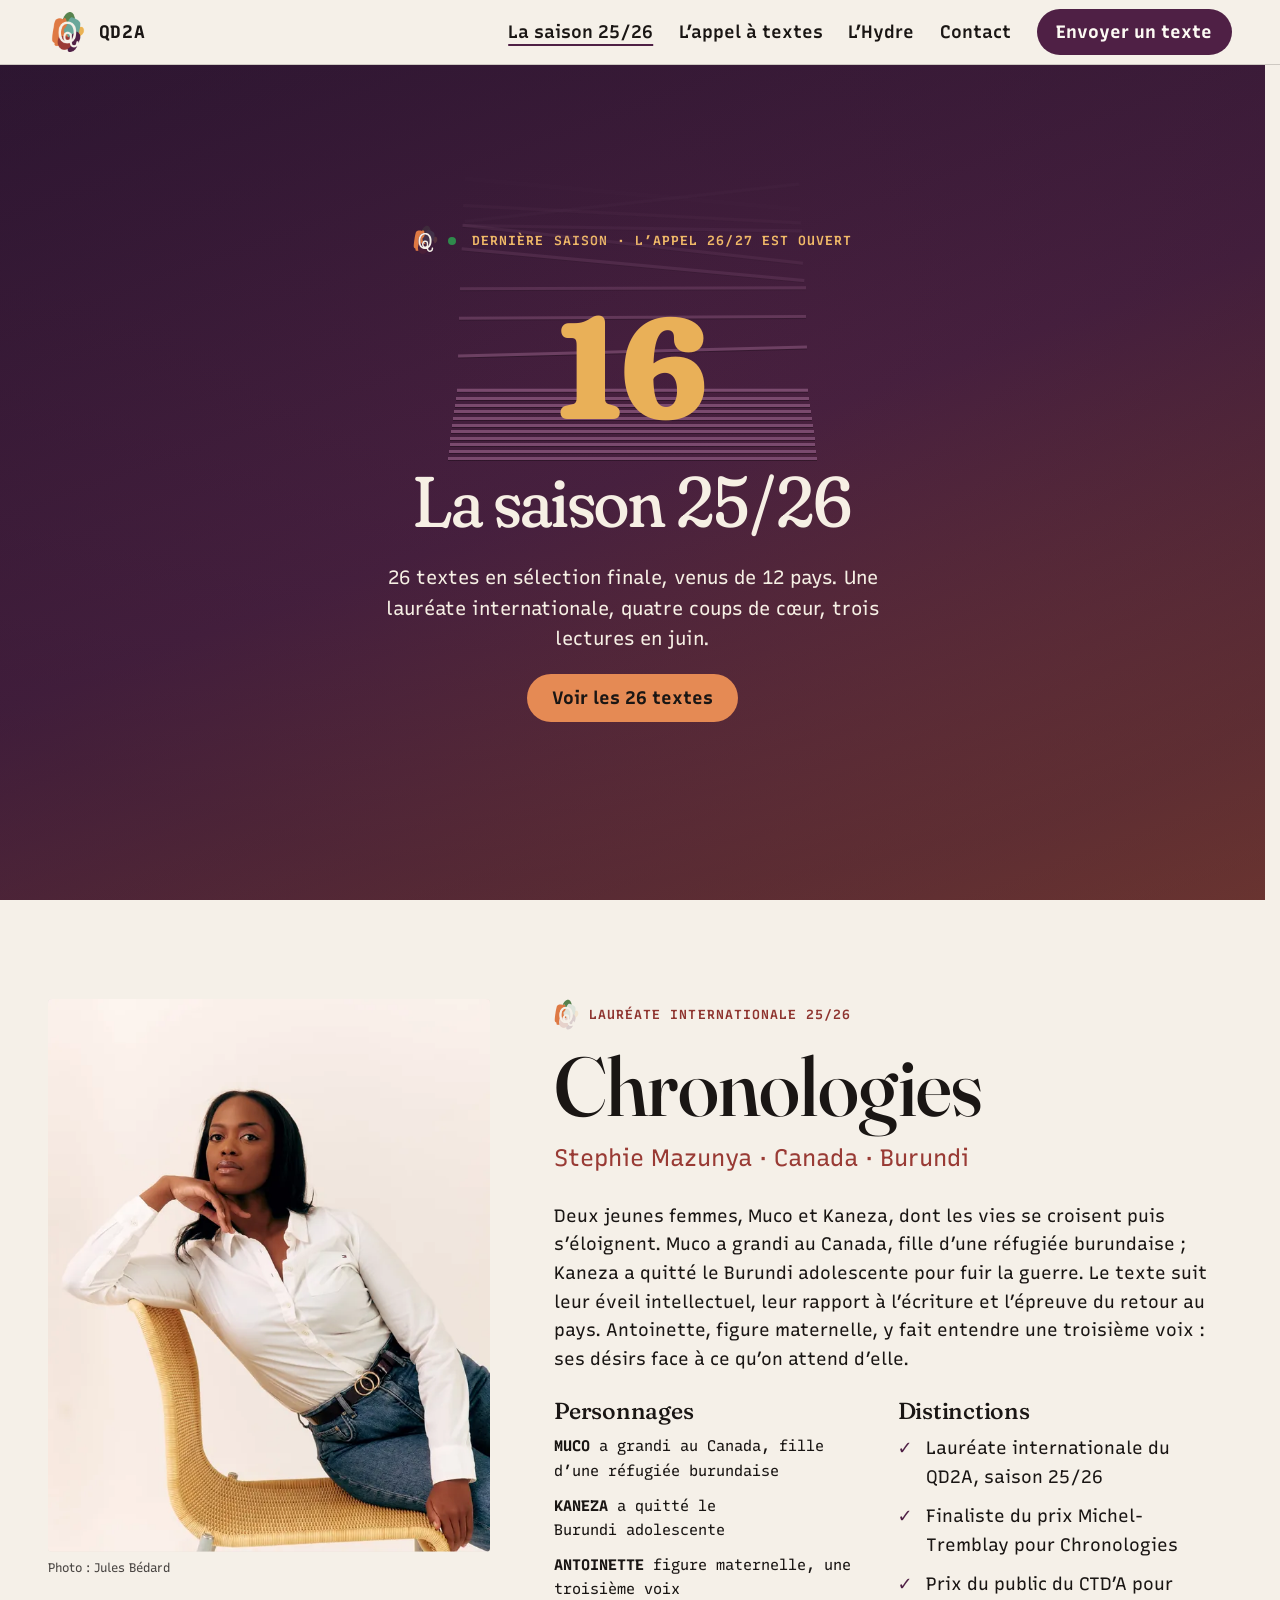
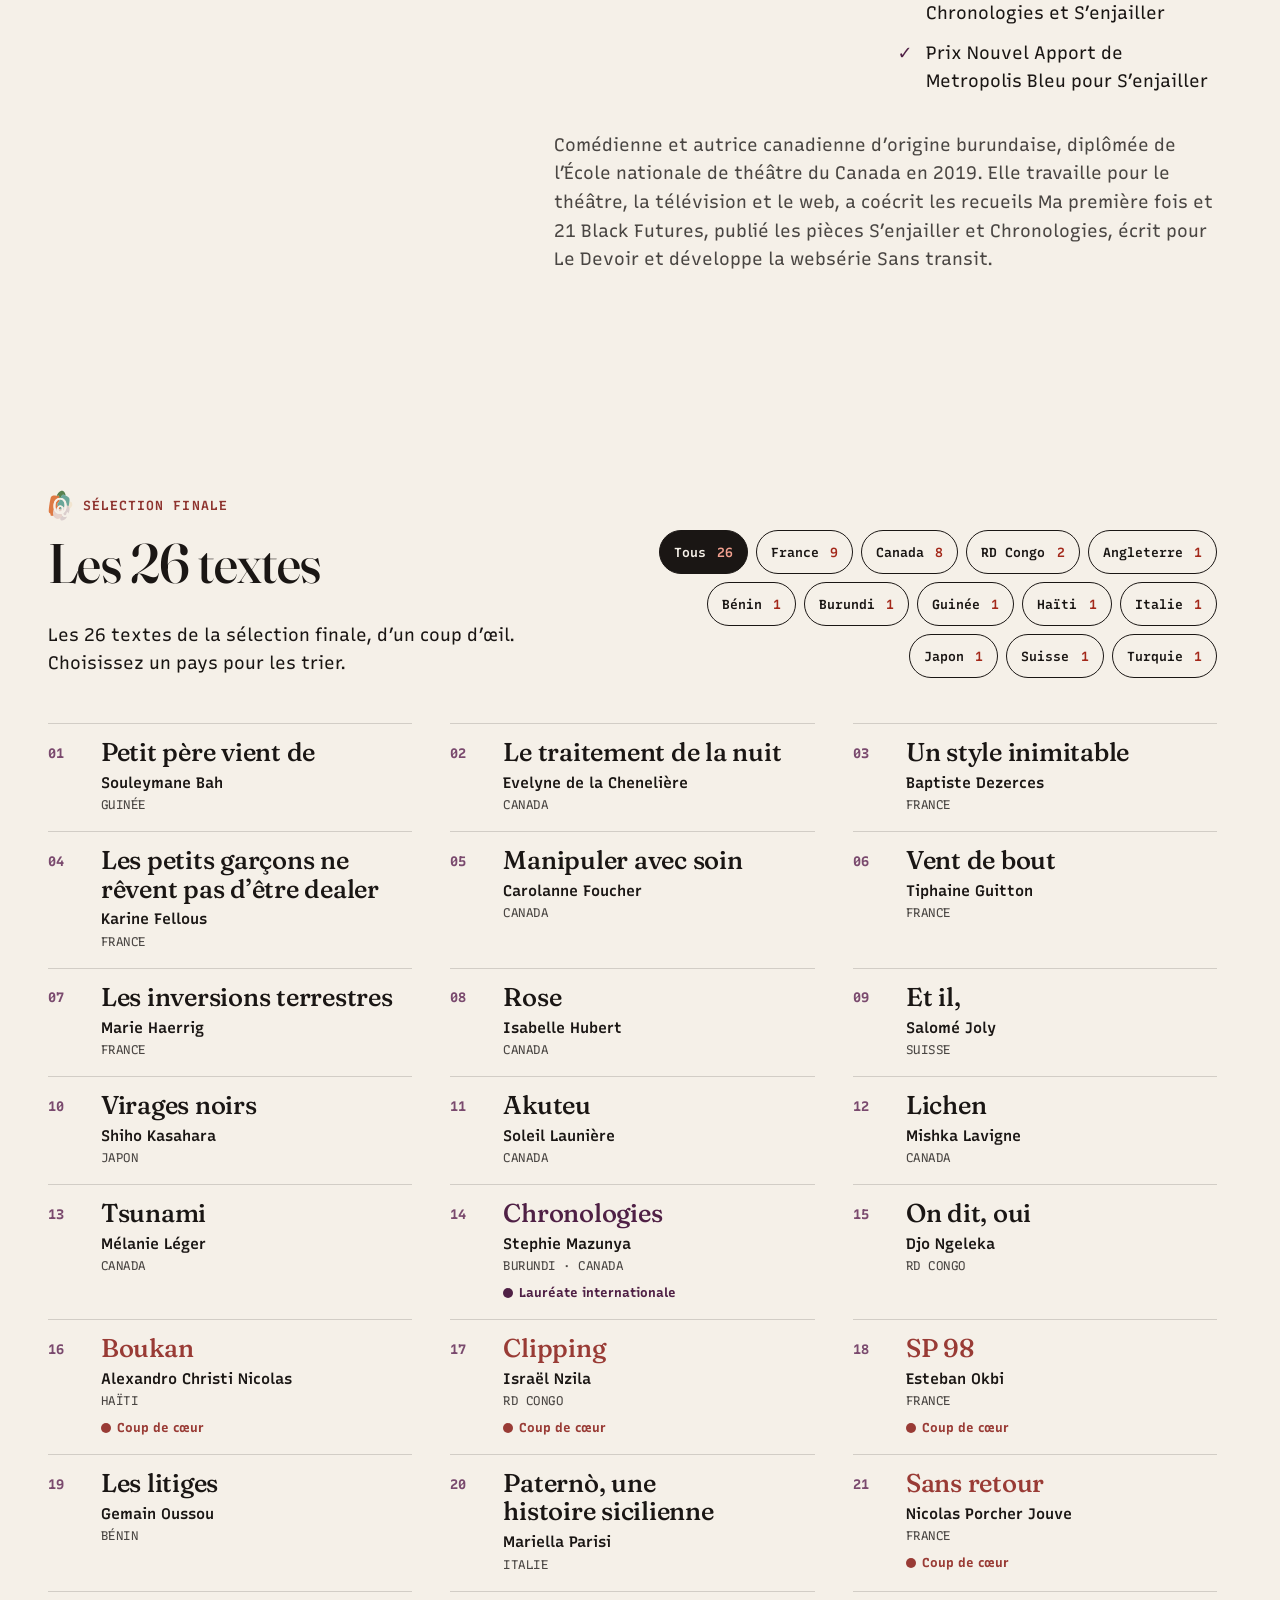
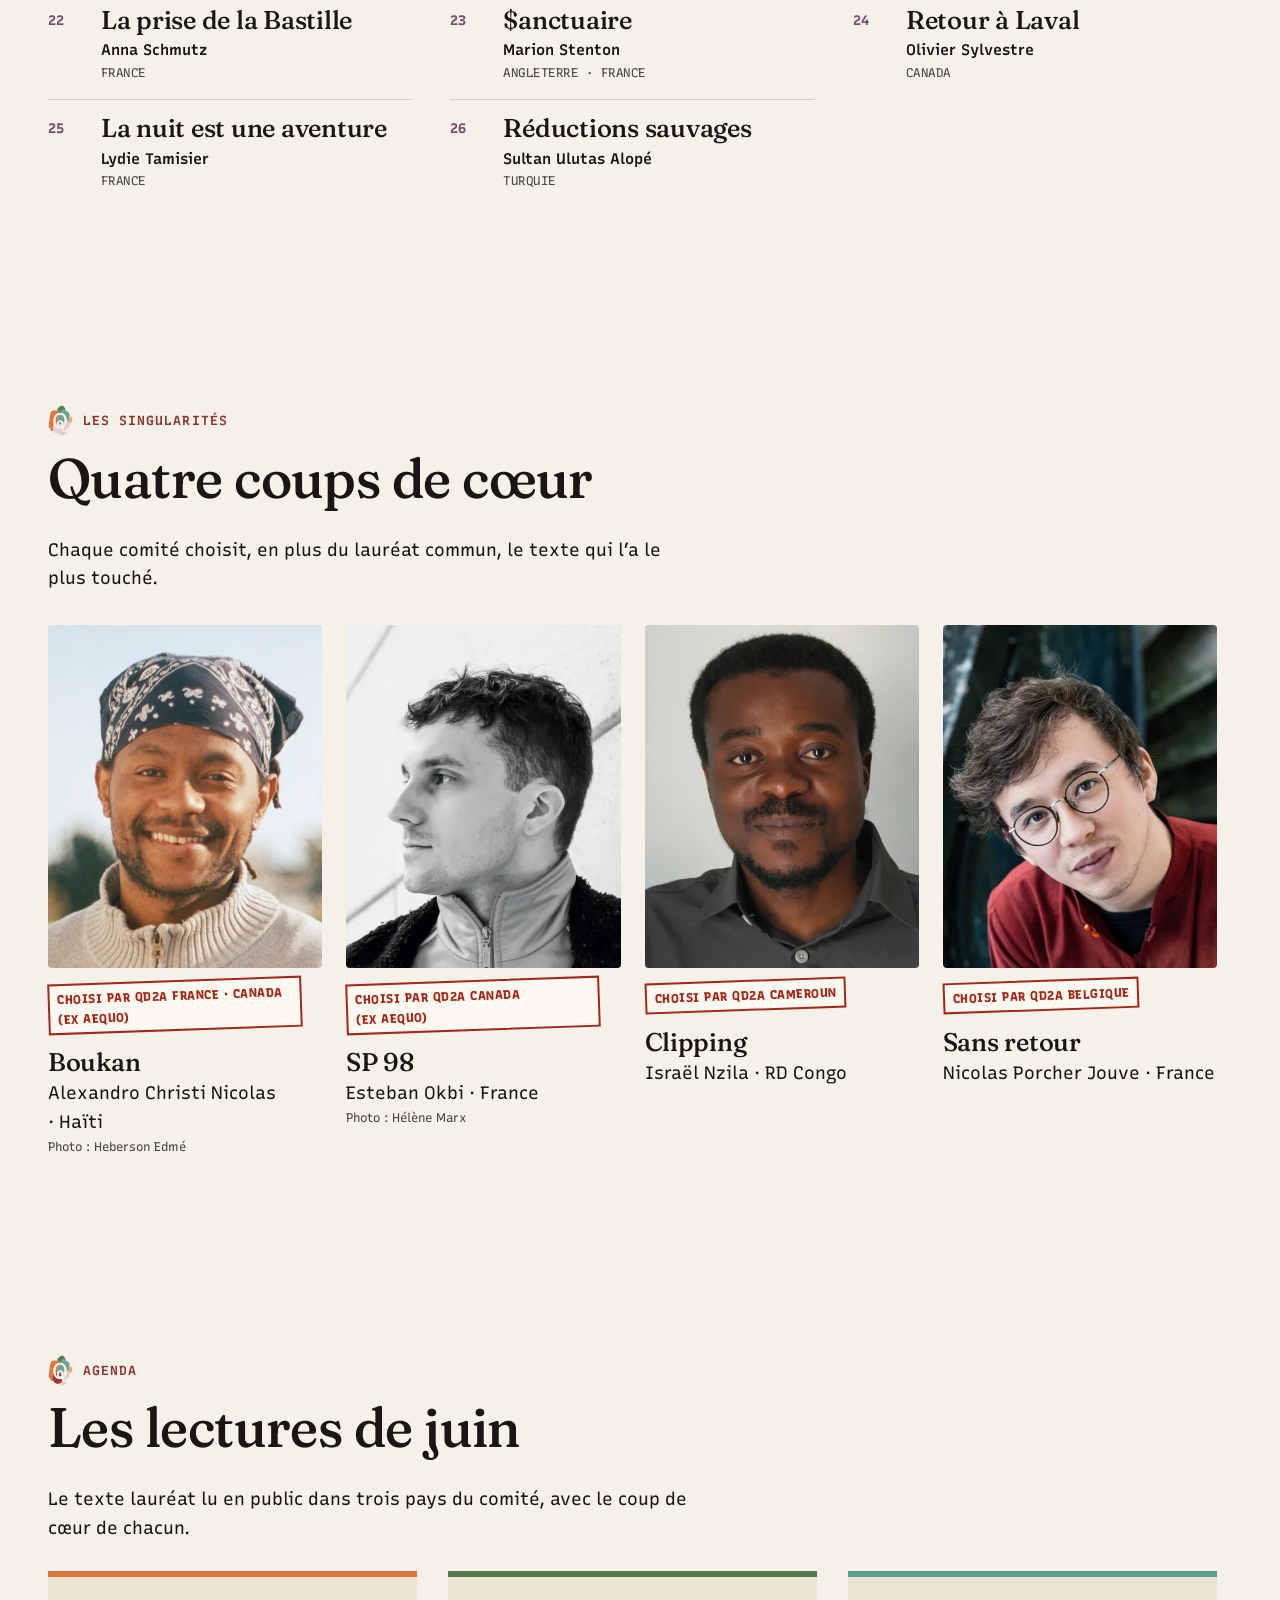
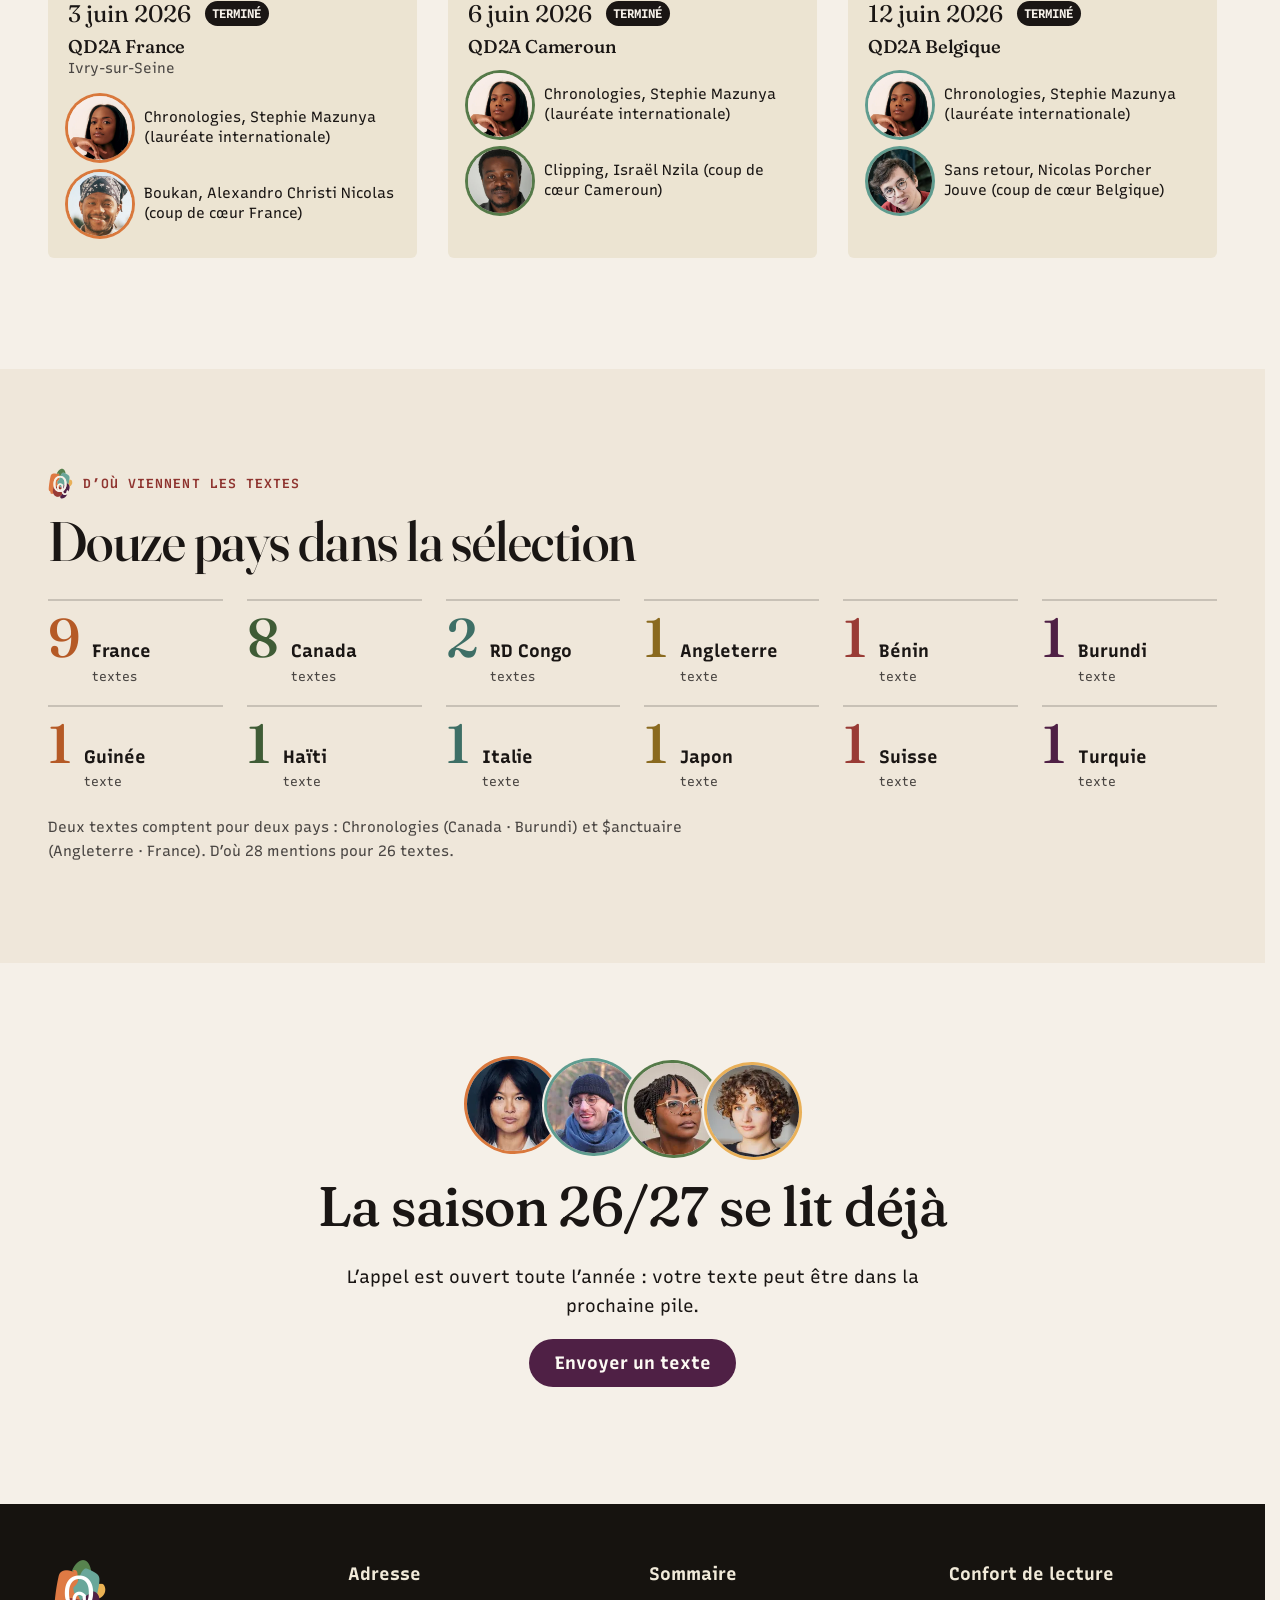
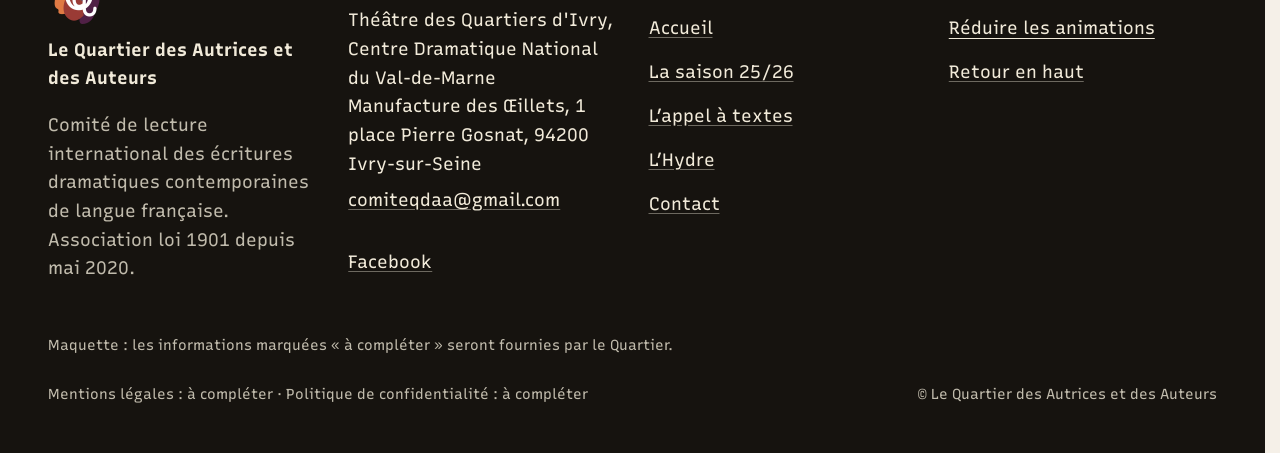
<file: saison.html>
<!doctype html>
<html lang="fr" data-v="4">
<head>
<meta charset="utf-8">
<meta name="viewport" content="width=device-width, initial-scale=1, viewport-fit=cover">
<title>La saison 25/26 : lauréate, coups de cœur et sélection finale du QD2A</title>
<meta name="description" content="Chronologies de Stephie Mazunya, lauréate internationale 25/26, quatre coups de cœur et les 26 textes de la sélection finale.">
<meta name="robots" content="noindex, nofollow">
<link rel="canonical" href="https://qd2a-maquette.vercel.app/saison">
<style>:root{--fond:#f5f0e8;--texte:#1a1614;--voile-fond:#efe7da;--ouverture-fond:#f5f0e8;--menu-fond:#26142b}:root { --entete-h: 72px; --barres-h: 0px; } html { background: var(--fond); color: var(--texte); scrollbar-gutter: stable; } body { margin: 0; background: var(--fond); } html.js:not(.calme):not(.secours):not([data-arrivee="retour"]) [data-anime] { opacity: 0; } html.js:not(.calme):not(.secours):not([data-arrivee="retour"]) [data-anime].vu { opacity: 1; } [data-voile] { position: fixed; inset: 0; z-index: 900; background: var(--voile-fond); transform: translateY(100%); visibility: hidden; pointer-events: none; } html[data-arrivee="voile"]:not(.voile-leve):not(.calme):not(.secours) [data-voile] { transform: none; visibility: visible; } html.calme [data-voile], html.secours [data-voile] { visibility: hidden !important; } .ouverture-panneau { position: fixed; inset: 0; z-index: 850; display: none; place-content: center; justify-items: center; background: var(--ouverture-fond, var(--voile-fond)); color: var(--fond); text-align: center; } html.js[data-arrivee="intro"]:not(.calme):not(.secours):not(.intro-finie) .ouverture-panneau { display: grid; } html.defilement-bloque, html.defilement-bloque body, html.js[data-arrivee="intro"]:not(.calme):not(.secours):not(.intro-finie), html.js[data-arrivee="intro"]:not(.calme):not(.secours):not(.intro-finie) body, html[data-arrivee="voile"]:not(.voile-leve):not(.calme):not(.secours), html[data-arrivee="voile"]:not(.voile-leve):not(.calme):not(.secours) body { overflow: hidden; } html.js[data-arrivee="intro"]:not(.calme):not(.secours):not(.intro-finie) { background-color: var(--ouverture-fond, var(--voile-fond)); } html[data-arrivee="voile"]:not(.voile-leve):not(.calme):not(.secours) { background-color: var(--voile-fond); }</style>
<script>(function () {
var d = document.documentElement, ss = null, ls = null;
try { ss = window.sessionStorage; ls = window.localStorage; } catch (e) {}
d.classList.add('js');
var calme = false;
try { calme = !!ls && ls.getItem('socle:calme') === 'oui'; } catch (e) {}
if (!calme && window.matchMedia && matchMedia('(prefers-reduced-motion: reduce)').matches) calme = true;
if (calme) d.classList.add('calme');
var nav = performance.getEntriesByType ? performance.getEntriesByType('navigation')[0] : null;
var type = nav ? nav.type : 'navigate';
var depart = null;
try { depart = JSON.parse(ss.getItem('socle:depart') || 'null'); ss.removeItem('socle:depart'); } catch (e) {}
if (depart && !(Date.now() - depart.t < 15000)) depart = null;
var retourSection = false;
try { retourSection = !!ss.getItem('socle:calme-retour'); } catch (e) {}
var mode = type === 'back_forward' || retourSection ? 'retour' : type === 'reload' ? 'intro' : depart ? 'voile' : 'intro';
d.setAttribute('data-arrivee', mode);
if (mode === 'voile' && depart.couleur) d.style.setProperty('--voile-fond', depart.couleur);
if (type === 'reload' && 'scrollRestoration' in history) {
if (!retourSection) history.scrollRestoration = 'manual';
}
try {
var choisie = ls && ls.getItem('socle:langue');
var langue = (d.lang || '').slice(0, 2);
if (choisie && choisie !== langue && type === 'navigate' && !depart) {
var alt = document.querySelector('link[rel="alternate"][hreflang="' + choisie + '"]');
if (alt) location.replace(new URL(alt.href).pathname + location.search + location.hash);
}
} catch (e) {}
setTimeout(function () { if (!d.classList.contains('demarre')) d.classList.add('secours'); }, 2000);
})();</script>
<link rel="preload" href="/assets/fonts/fraunces.woff2" as="font" type="font/woff2" crossorigin>
<link rel="stylesheet" href="/assets/css/socle.css?v=4">
<link rel="stylesheet" href="/assets/css/site.css?v=4">
<link rel="modulepreload" href="/assets/js/site.js?v=4">
<link rel="modulepreload" href="/assets/js/socle/index.js?v=4">
<script src="/assets/vendor/gsap.min.js" defer></script>
<script src="/assets/vendor/ScrollTrigger.min.js" defer></script>
<script src="/assets/vendor/SplitText.min.js" defer></script>
<script type="module" src="/assets/js/site.js?v=4"></script>
<meta name="theme-color" content="#f4efe4">
<link rel="icon" href="/assets/images/favicon.png" type="image/png">
<link rel="apple-touch-icon" href="/assets/images/apple-touch-icon.png">
<meta property="og:type" content="website">
<meta property="og:site_name" content="Le Quartier des Autrices et des Auteurs">
<meta property="og:locale" content="fr_FR">
<meta property="og:title" content="La saison 25/26 : lauréate, coups de cœur et sélection finale du QD2A">
<meta property="og:description" content="Chronologies de Stephie Mazunya, lauréate internationale 25/26, quatre coups de cœur et les 26 textes de la sélection finale.">
<meta property="og:url" content="https://qd2a-maquette.vercel.app/saison">
<meta property="og:image" content="https://qd2a-maquette.vercel.app/assets/partage/saison-fr.jpg">
<meta property="og:image:width" content="1200">
<meta property="og:image:height" content="630">
<meta property="og:image:alt" content="La saison 25/26 du QD2A : Stephie Mazunya, lauréate internationale">
<meta name="twitter:card" content="summary_large_image">
<script type="application/ld+json">{"@context":"https://schema.org","@type":"Organization","name":"Le Quartier des Autrices et des Auteurs","alternateName":"QD2A","url":"https://qd2a-maquette.vercel.app/","email":"comiteqdaa@gmail.com","foundingDate":"2020-05","description":"Comité de lecture international des écritures dramatiques contemporaines de langue française, accueilli au Théâtre des Quartiers d'Ivry.","address":{"@type":"PostalAddress","streetAddress":"Manufacture des Œillets, 1 place Pierre Gosnat","postalCode":"94200","addressLocality":"Ivry-sur-Seine","addressCountry":"FR"},"sameAs":["https://www.facebook.com/Le-Quartier-des-Autrices-et-des-Auteurs-103225861496773/"]}</script>
</head>
<body id="haut">
<svg class="q-defs" width="0" height="0" aria-hidden="true" focusable="false"><defs>
<path id="q-p-france" d="M275.8 307.0 L274.5 308.3 L273.4 309.7 L272.4 311.2 L271.4 312.7 L270.6 314.3 L269.8 315.9 L269.2 317.4 L268.6 318.9 L268.1 320.4 L267.7 321.9 L267.5 323.2 L267.5 324.5 L267.5 325.8 L269.2 327.2 L272.5 328.7 L277.4 330.3 L283.9 332.0 L288.9 333.3 L292.4 334.1 L294.3 334.4 L294.7 334.2 L295.0 333.9 L295.3 333.4 L295.5 332.6 L295.5 331.7 L295.1 329.8 L294.1 326.8 L292.5 322.7 L290.5 317.6 L288.6 313.5 L286.9 310.4 L285.3 308.2 L284.0 307.1 L282.9 306.1 L281.9 305.4 L281.1 305.0 L280.5 304.7 L280.0 304.6 L279.4 304.5 L278.9 304.6 L278.4 304.8 L277.7 305.2 L276.9 306.0 Z M279.1 193.1 L277.6 193.2 L275.8 193.5 L273.7 193.9 L271.3 194.6 L268.7 195.4 L265.8 196.5 L262.7 198.0 L259.4 199.7 L255.9 201.7 L252.5 204.0 L249.2 206.6 L246.0 209.5 L243.0 212.8 L240.1 216.2 L237.4 219.9 L235.0 223.8 L232.7 227.9 L230.6 232.2 L228.8 236.7 L227.1 241.4 L225.6 246.3 L224.3 251.4 L223.2 256.8 L222.3 262.4 L221.7 268.2 L221.2 274.6 L221.0 281.4 L220.9 288.8 L221.1 296.6 L221.3 303.0 L221.5 308.0 L221.7 311.6 L222.0 313.8 L222.3 315.7 L222.7 317.5 L223.2 319.0 L223.8 320.3 L225.2 321.4 L227.4 322.2 L230.4 322.8 L234.2 323.2 L237.4 323.4 L240.0 323.5 L241.9 323.4 L243.1 323.2 L244.4 322.1 L245.7 320.0 L247.0 316.9 L248.3 312.8 L249.5 309.4 L250.6 306.6 L251.5 304.4 L252.2 302.9 L253.2 301.2 L254.6 299.2 L256.2 296.9 L258.1 294.4 L259.5 292.4 L260.5 290.9 L260.9 289.8 L260.8 289.2 L260.3 288.4 L259.5 287.4 L258.3 286.2 L256.7 284.8 L255.5 283.2 L254.7 281.6 L254.3 279.8 L254.3 277.9 L254.1 275.1 L253.7 271.5 L253.1 267.0 L252.2 261.7 L251.8 257.3 L251.6 253.9 L251.8 251.5 L252.2 250.1 L253.5 248.2 L255.6 245.9 L258.4 243.1 L262.0 239.9 L265.3 236.5 L268.3 232.9 L271.1 229.2 L273.6 225.4 L275.9 221.7 L277.9 218.1 L279.7 214.5 L281.3 211.1 L282.4 207.8 L283.1 204.7 L283.3 201.6 L283.0 198.7 L282.8 196.4 L282.5 194.8 L282.2 193.8 L281.8 193.5 L281.2 193.3 L280.3 193.1 Z M261.4 130.5 L259.0 130.2 L256.8 130.0 L254.9 130.1 L253.2 130.4 L251.8 130.9 L250.5 131.5 L249.3 132.3 L248.3 133.2 L247.4 134.2 L246.7 135.0 L246.3 135.8 L246.1 136.4 L246.2 136.9 L246.5 137.5 L246.9 138.2 L247.5 138.9 L248.2 139.8 L248.7 140.4 L249.0 140.9 L249.1 141.2 L248.9 141.4 L247.6 141.2 L245.3 140.6 L241.8 139.5 L237.2 138.1 L232.6 136.8 L227.9 135.7 L223.2 134.6 L218.5 133.7 L213.9 133.0 L209.6 132.6 L205.6 132.3 L201.8 132.3 L198.1 132.5 L194.6 132.8 L191.4 133.3 L188.3 134.0 L185.3 134.8 L182.4 135.7 L179.5 136.8 L176.8 137.9 L174.2 139.2 L171.8 140.5 L169.5 141.9 L167.5 143.4 L165.5 145.0 L163.5 146.8 L161.7 148.7 L160.0 150.7 L158.3 153.0 L156.6 155.6 L155.1 158.5 L153.6 161.8 L151.8 167.5 L149.6 175.7 L147.1 186.4 L144.2 199.6 L141.6 212.9 L139.0 226.4 L136.6 240.0 L134.4 253.7 L132.3 267.5 L130.3 281.2 L128.5 295.0 L126.8 308.7 L125.5 321.0 L124.4 332.0 L123.6 341.5 L123.1 349.5 L122.8 356.5 L122.8 362.2 L123.1 366.8 L123.6 370.2 L124.2 373.4 L125.0 376.2 L125.8 378.8 L126.8 381.2 L127.9 383.3 L129.0 385.1 L130.1 386.8 L131.2 388.2 L132.8 389.7 L134.8 391.3 L137.1 393.0 L139.9 394.7 L142.1 396.2 L143.9 397.5 L145.2 398.6 L146.1 399.4 L146.8 400.3 L147.4 401.2 L148.0 402.2 L148.4 403.2 L148.6 404.9 L148.8 407.3 L148.8 410.4 L148.6 414.2 L148.6 417.4 L148.8 419.9 L149.1 421.6 L149.6 422.7 L150.4 423.9 L151.6 425.1 L153.1 426.3 L154.9 427.7 L156.7 428.8 L158.5 429.7 L160.3 430.4 L162.0 430.9 L163.9 431.3 L166.0 431.7 L168.2 431.9 L170.5 432.1 L173.2 432.1 L176.3 432.0 L179.8 431.7 L183.6 431.3 L186.6 430.9 L188.8 430.5 L190.2 430.0 L190.8 429.6 L190.9 427.9 L190.4 424.9 L189.4 420.5 L187.9 414.8 L186.7 409.2 L185.9 403.5 L185.3 397.8 L185.0 392.2 L185.1 386.3 L185.5 380.1 L186.2 373.8 L187.2 367.2 L188.5 360.6 L190.0 354.0 L191.9 347.5 L194.1 340.9 L195.5 334.5 L196.0 328.3 L195.8 322.2 L194.8 316.4 L194.0 310.9 L193.4 305.8 L193.0 301.0 L192.7 296.6 L192.6 291.9 L192.6 286.9 L192.7 281.6 L193.0 276.0 L193.4 270.4 L194.0 264.7 L194.8 258.9 L195.8 253.1 L196.9 247.7 L198.0 242.9 L199.2 238.5 L200.5 234.5 L201.9 230.6 L203.4 226.8 L205.1 222.9 L206.9 219.1 L208.8 215.4 L210.8 211.9 L212.9 208.6 L215.1 205.4 L217.2 202.5 L219.3 199.8 L221.3 197.4 L223.3 195.2 L225.7 193.0 L228.4 190.5 L231.5 188.0 L234.9 185.3 L238.2 182.9 L241.5 180.8 L244.6 179.0 L247.7 177.4 L251.0 175.9 L254.5 174.5 L258.2 173.2 L262.1 172.1 L265.8 171.1 L269.2 170.2 L272.4 169.6 L275.3 169.1 L277.5 167.9 L278.9 166.0 L279.7 163.3 L279.7 160.0 L279.5 156.8 L279.2 153.8 L278.8 151.0 L278.2 148.3 L277.5 145.9 L276.7 143.6 L275.8 141.6 L274.8 139.8 L273.6 138.0 L272.0 136.3 L270.2 134.8 L268.1 133.2 L266.0 132.0 L263.7 131.1 Z"/><path id="q-p-cameroun" d="M331.0 65.7 L328.0 64.6 L324.8 63.8 L321.7 63.3 L318.5 63.0 L315.2 63.0 L312.0 63.2 L308.7 63.8 L305.5 64.5 L302.2 65.5 L298.8 66.9 L295.1 68.6 L291.2 70.8 L287.1 73.2 L283.3 75.9 L279.7 78.6 L276.4 81.4 L273.3 84.3 L270.2 87.4 L267.2 90.7 L264.3 94.2 L261.4 97.8 L258.5 101.8 L255.7 106.0 L252.9 110.6 L250.1 115.4 L247.7 119.9 L245.6 124.1 L243.8 128.0 L242.2 131.6 L241.1 134.5 L240.4 136.7 L240.0 138.1 L240.0 138.9 L240.5 139.6 L241.6 140.4 L243.2 141.2 L245.4 142.1 L247.2 142.6 L248.5 142.9 L249.4 143.0 L249.9 142.7 L250.3 142.4 L250.6 142.0 L250.8 141.6 L250.9 141.1 L250.7 140.5 L250.4 139.7 L249.8 138.8 L248.9 137.8 L248.5 136.9 L248.5 135.9 L248.9 135.0 L249.8 134.0 L250.9 133.3 L252.4 132.6 L254.2 132.2 L256.4 131.8 L258.5 131.7 L260.5 131.9 L262.4 132.2 L264.2 132.8 L265.9 133.5 L267.4 134.3 L268.8 135.2 L269.9 136.2 L271.0 137.4 L272.1 138.8 L273.2 140.4 L274.2 142.2 L275.1 144.3 L275.9 146.5 L276.5 149.0 L277.1 151.7 L277.6 154.4 L278.0 157.3 L278.2 160.3 L278.4 163.4 L278.7 165.8 L279.0 167.4 L279.4 168.4 L279.9 168.6 L281.2 168.8 L283.2 168.9 L286.0 168.9 L289.6 168.8 L292.5 168.6 L294.5 168.4 L295.9 168.2 L296.5 167.8 L297.4 166.4 L298.8 163.9 L300.5 160.3 L302.5 155.7 L304.6 151.4 L306.6 147.6 L308.5 144.3 L310.5 141.4 L312.3 138.7 L314.2 136.3 L316.0 134.1 L317.7 132.2 L319.6 130.3 L321.6 128.5 L323.8 126.7 L326.2 125.0 L328.2 123.6 L329.9 122.5 L331.3 121.8 L332.4 121.5 L333.6 121.3 L335.1 121.2 L336.8 121.2 L338.6 121.4 L341.5 122.2 L345.6 123.7 L350.8 125.8 L357.2 128.5 L362.2 130.6 L365.8 132.0 L368.2 132.7 L369.2 132.7 L369.9 132.2 L370.4 131.4 L370.7 130.2 L370.7 128.5 L370.4 126.3 L369.9 123.7 L369.2 120.5 L368.2 116.8 L366.8 112.7 L365.1 108.1 L363.0 103.1 L360.6 97.6 L358.2 92.7 L355.9 88.3 L353.5 84.6 L351.2 81.4 L348.7 78.5 L346.0 75.7 L343.2 73.2 L340.2 70.8 L337.1 68.8 L334.1 67.1 Z"/><path id="q-p-belgique" d="M280.1 303.7 L279.9 304.3 L280.2 305.2 L280.8 306.2 L281.9 307.3 L283.4 308.7 L285.1 311.2 L287.1 314.8 L289.3 319.7 L291.7 325.7 L294.0 330.4 L296.3 333.9 L298.5 336.2 L300.5 337.2 L302.3 337.9 L303.6 338.4 L304.7 338.5 L305.3 338.5 L306.3 337.4 L307.7 335.5 L309.3 332.6 L311.3 328.8 L312.8 325.1 L313.8 321.7 L314.2 318.5 L314.1 315.5 L313.4 312.8 L312.1 310.4 L310.2 308.2 L307.8 306.4 L305.3 304.8 L302.9 303.4 L300.6 302.3 L298.4 301.4 L296.2 300.7 L294.1 300.2 L292.1 300.0 L290.2 300.0 L288.3 300.2 L286.5 300.5 L284.7 301.0 L283.0 301.7 L281.6 302.3 L280.6 303.0 Z M286.7 193.1 L286.3 193.6 L285.5 195.2 L284.3 198.0 L282.8 201.8 L280.9 206.8 L278.9 211.5 L277.0 215.8 L275.0 219.7 L273.0 223.3 L271.2 226.3 L269.7 228.8 L268.4 230.8 L267.3 232.2 L265.6 234.1 L263.2 236.4 L260.3 239.2 L256.7 242.5 L253.9 245.1 L252.0 247.0 L250.8 248.3 L250.5 249.0 L250.2 249.9 L250.0 251.1 L249.8 252.5 L249.6 254.2 L249.7 256.6 L250.0 259.8 L250.6 263.8 L251.4 268.5 L252.0 272.6 L252.5 275.9 L252.7 278.5 L252.7 280.5 L253.2 282.3 L254.3 284.2 L255.9 286.0 L258.1 287.7 L260.5 288.5 L263.1 288.5 L266.0 287.5 L269.0 285.5 L272.0 283.9 L274.7 282.6 L277.3 281.5 L279.7 280.8 L282.3 280.2 L285.0 279.8 L287.8 279.5 L290.8 279.5 L293.6 279.5 L296.0 279.6 L298.2 279.8 L300.1 280.2 L302.2 280.7 L304.3 281.3 L306.6 282.2 L309.0 283.2 L311.5 284.3 L313.9 285.6 L316.3 287.0 L318.7 288.6 L321.3 290.5 L324.1 292.7 L327.1 295.1 L330.2 297.9 L332.6 300.2 L334.3 302.2 L335.1 303.8 L335.2 304.9 L335.5 305.8 L335.9 306.5 L336.5 306.9 L337.2 307.1 L338.9 306.4 L341.5 305.0 L345.1 302.7 L349.6 299.6 L353.0 296.0 L355.2 291.7 L356.3 286.9 L356.3 281.5 L356.2 276.3 L356.0 271.5 L355.7 267.0 L355.3 262.7 L354.8 258.6 L354.2 254.8 L353.5 251.1 L352.8 247.6 L351.9 244.1 L350.9 240.6 L349.8 237.2 L348.5 233.8 L346.9 230.1 L344.9 226.2 L342.4 222.0 L339.6 217.6 L336.6 213.6 L333.5 210.0 L330.2 206.8 L326.8 203.9 L323.2 201.4 L319.4 199.1 L315.4 197.2 L311.2 195.5 L307.2 194.2 L303.4 193.2 L299.8 192.5 L296.2 192.2 L293.4 192.0 L291.2 191.9 L289.6 191.9 L288.7 192.1 L287.9 192.3 L287.2 192.7 Z M325.7 123.5 L323.0 125.5 L320.3 127.7 L317.6 130.3 L314.9 133.2 L312.1 136.5 L309.5 139.9 L307.1 143.4 L304.9 147.1 L302.8 150.9 L301.0 154.5 L299.4 157.8 L298.2 160.8 L297.2 163.5 L296.6 165.7 L296.4 167.3 L296.5 168.3 L297.1 168.7 L298.6 169.2 L301.0 169.7 L304.4 170.2 L308.6 170.8 L312.7 171.5 L316.6 172.5 L320.4 173.5 L324.0 174.8 L327.5 176.2 L330.9 177.8 L334.3 179.5 L337.7 181.5 L341.1 183.8 L344.7 186.5 L348.4 189.7 L352.2 193.3 L355.7 196.8 L358.9 200.3 L361.6 203.8 L364.0 207.2 L366.4 210.9 L368.6 214.8 L370.8 219.0 L372.9 223.4 L374.8 228.1 L376.6 233.1 L378.2 238.5 L379.8 244.2 L381.0 249.9 L382.1 255.8 L383.0 261.7 L383.7 267.7 L385.0 272.4 L387.0 275.9 L389.7 278.2 L393.0 279.2 L395.9 280.1 L398.4 281.1 L400.4 282.0 L402.0 283.0 L403.5 284.0 L405.1 285.2 L406.7 286.5 L408.3 287.9 L409.6 289.0 L410.8 289.7 L411.7 290.1 L412.3 290.2 L413.0 290.0 L413.6 289.5 L414.2 288.7 L414.8 287.6 L415.7 284.6 L416.8 279.8 L418.3 273.0 L420.0 264.3 L421.7 255.2 L423.3 245.6 L424.8 235.6 L426.2 225.1 L427.3 215.9 L428.0 207.9 L428.3 201.2 L428.3 195.8 L428.1 190.9 L427.6 186.5 L427.0 182.5 L426.0 179.1 L425.1 176.1 L424.1 173.5 L423.0 171.2 L422.0 169.4 L420.7 167.6 L419.4 165.8 L417.8 163.9 L416.2 162.1 L414.5 160.4 L412.8 158.7 L411.0 157.2 L409.3 155.8 L406.8 154.0 L403.5 151.8 L399.4 149.2 L394.6 146.2 L389.9 143.3 L385.2 140.6 L380.7 138.0 L376.3 135.6 L371.4 133.1 L366.0 130.5 L360.2 127.9 L353.8 125.1 L348.7 123.0 L344.8 121.4 L342.1 120.4 L340.6 120.0 L338.9 119.7 L337.1 119.7 L335.1 119.8 L332.9 120.2 L330.6 120.9 L328.2 122.0 Z"/><path id="q-p-canada" d="M440.3 225.2 L435.0 225.1 L430.9 225.1 L428.0 225.2 L426.2 225.4 L425.8 225.6 L425.1 227.4 L424.4 230.6 L423.5 235.2 L422.5 241.4 L421.2 248.6 L419.7 256.8 L417.9 266.0 L415.8 276.3 L414.6 284.6 L414.4 290.9 L415.2 295.2 L416.8 297.5 L418.4 299.9 L419.8 302.3 L421.1 304.8 L422.2 307.2 L423.3 309.8 L424.2 312.3 L425.0 314.9 L425.7 317.5 L426.3 319.5 L427.0 321.1 L427.7 322.1 L428.3 322.6 L429.6 322.6 L431.4 322.0 L433.7 321.0 L436.6 319.4 L439.6 317.4 L442.8 315.1 L446.0 312.4 L449.3 309.3 L452.4 306.0 L455.2 302.6 L457.8 298.9 L460.2 295.1 L462.1 291.5 L463.8 288.2 L465.0 285.2 L466.0 282.5 L466.7 279.2 L467.3 275.3 L467.7 271.0 L468.0 266.0 L468.0 261.5 L467.7 257.4 L467.2 253.7 L466.5 250.3 L465.5 247.0 L464.2 243.7 L462.7 240.3 L461.0 237.0 L459.4 234.3 L458.1 232.1 L457.0 230.6 L456.0 229.7 L455.0 228.8 L453.7 228.0 L452.3 227.2 L450.7 226.5 L448.2 225.9 L444.7 225.5 Z"/><path id="q-p-coups" d="M192.0 340.6 L190.4 345.4 L188.9 350.3 L187.6 355.1 L186.5 360.0 L185.5 365.0 L184.7 369.3 L184.1 373.1 L183.6 376.3 L183.4 379.0 L183.2 382.5 L183.2 386.8 L183.4 392.0 L183.6 398.0 L184.1 403.5 L184.7 408.6 L185.5 413.2 L186.5 417.4 L187.5 421.2 L188.6 424.6 L189.6 427.5 L190.7 430.1 L192.1 432.9 L193.7 435.9 L195.6 439.1 L197.8 442.5 L200.0 445.8 L202.3 448.8 L204.8 451.7 L207.2 454.3 L210.0 457.0 L213.0 459.5 L216.2 462.1 L219.8 464.6 L223.1 466.8 L226.4 468.7 L229.6 470.3 L232.7 471.7 L236.0 472.9 L239.5 473.9 L243.2 474.8 L247.1 475.5 L250.9 476.0 L254.6 476.3 L258.1 476.3 L261.5 476.0 L264.9 475.6 L268.3 474.9 L271.7 474.0 L275.0 473.0 L278.4 471.7 L281.9 470.2 L285.4 468.5 L289.0 466.5 L293.3 463.8 L298.4 460.1 L304.2 455.7 L310.8 450.3 L315.8 446.0 L319.1 442.5 L320.9 440.1 L321.1 438.6 L321.1 437.0 L321.0 435.3 L320.7 433.6 L320.3 431.8 L320.0 430.0 L320.0 428.3 L320.0 426.8 L320.3 425.2 L320.3 423.6 L320.0 421.9 L319.4 420.0 L318.6 418.0 L317.8 415.7 L317.0 413.1 L316.2 410.1 L315.5 406.9 L314.8 404.4 L314.1 402.7 L313.5 401.8 L312.9 401.6 L311.6 401.6 L309.6 401.9 L307.0 402.5 L303.7 403.2 L299.7 403.8 L295.2 404.1 L290.0 404.2 L284.3 404.1 L278.9 403.8 L273.9 403.3 L269.2 402.6 L264.8 401.7 L260.5 400.5 L256.1 399.1 L251.7 397.3 L247.3 395.3 L243.3 393.4 L239.8 391.4 L236.7 389.5 L234.0 387.5 L231.1 385.2 L228.1 382.4 L224.9 379.2 L221.5 375.5 L218.6 372.3 L216.2 369.6 L214.5 367.4 L213.2 365.6 L211.8 363.5 L210.3 360.9 L208.7 358.0 L207.0 354.7 L205.3 351.2 L203.7 347.5 L202.2 343.7 L200.8 339.7 L199.6 336.6 L198.6 334.4 L197.8 333.2 L197.2 332.8 L196.6 332.6 L196.1 332.6 L195.6 332.7 L195.1 333.0 L194.3 334.4 L193.3 336.9 Z M266.5 332.7 L266.5 336.0 L266.5 339.1 L266.7 342.0 L267.1 344.6 L267.6 347.0 L268.3 349.5 L269.1 351.9 L270.2 354.4 L271.5 356.9 L272.7 359.1 L273.9 360.9 L275.1 362.3 L276.2 363.4 L277.6 364.4 L279.2 365.4 L281.0 366.2 L283.0 367.1 L285.0 367.7 L287.0 368.1 L289.0 368.3 L291.0 368.3 L293.1 368.1 L295.4 367.7 L297.8 367.1 L300.2 366.2 L302.7 365.2 L305.1 364.1 L307.5 362.8 L309.8 361.2 L311.6 359.2 L312.9 356.6 L313.6 353.5 L313.8 349.8 L313.6 346.8 L313.1 344.4 L312.2 342.7 L311.1 341.6 L309.1 340.3 L306.2 338.8 L302.5 337.0 L297.9 335.0 L293.2 333.2 L288.5 331.6 L283.6 330.1 L278.7 328.9 L274.7 328.0 L271.7 327.4 L269.6 327.2 L268.4 327.4 L267.5 328.4 L266.9 330.1 Z M224.5 323.8 L224.5 325.2 L224.6 327.0 L224.9 329.0 L225.5 331.5 L226.2 334.2 L227.3 337.4 L228.6 341.0 L230.3 345.0 L232.3 349.4 L234.3 353.3 L236.1 356.7 L238.0 359.6 L239.7 362.0 L241.4 364.3 L243.1 366.3 L244.8 368.2 L246.5 369.8 L248.0 371.2 L249.3 372.4 L250.4 373.2 L251.3 373.8 L252.1 374.2 L252.8 374.4 L253.3 374.4 L253.7 374.2 L254.1 374.0 L254.4 373.6 L254.6 373.1 L254.8 372.5 L254.6 371.6 L254.1 370.2 L253.2 368.5 L252.1 366.5 L251.0 364.2 L249.9 361.7 L248.8 359.0 L247.8 356.0 L247.0 353.1 L246.3 350.3 L245.8 347.4 L245.5 344.6 L245.2 341.4 L245.1 337.8 L245.0 333.8 L245.0 329.5 L244.2 326.1 L242.6 323.7 L240.1 322.2 L236.9 321.8 L234.0 321.4 L231.4 321.2 L229.2 321.2 L227.4 321.4 L226.0 321.9 L225.1 322.7 Z"/><path id="q-p-laureate" d="M391.5 438.4 L390.8 438.2 L389.6 438.5 L387.9 439.2 L385.8 440.2 L383.2 441.8 L380.8 443.0 L378.6 444.1 L376.6 444.9 L374.8 445.5 L372.3 446.0 L369.2 446.4 L365.5 446.7 L361.2 447.0 L357.2 447.0 L353.6 446.7 L350.3 446.2 L347.4 445.5 L344.8 444.7 L342.4 443.8 L340.4 443.0 L338.6 442.0 L336.7 440.8 L334.6 439.3 L332.4 437.4 L330.0 435.2 L327.9 433.2 L326.1 431.3 L324.7 429.5 L323.6 427.8 L322.6 426.6 L321.6 425.8 L320.8 425.3 L319.9 425.3 L319.2 425.6 L318.8 426.1 L318.4 427.0 L318.2 428.0 L318.2 429.3 L318.4 430.8 L318.6 432.4 L319.0 434.2 L319.3 435.9 L319.5 437.3 L319.5 438.5 L319.5 439.5 L318.5 441.0 L316.8 443.1 L314.2 445.6 L310.8 448.7 L307.3 451.7 L303.8 454.6 L300.3 457.3 L296.7 460.0 L294.1 463.1 L292.4 466.6 L291.6 470.5 L291.8 474.8 L292.1 478.6 L292.5 481.9 L293.1 484.7 L293.9 487.0 L294.8 489.0 L295.9 491.0 L297.1 492.7 L298.5 494.3 L299.8 495.6 L300.9 496.6 L301.9 497.3 L302.8 497.7 L304.1 498.1 L305.9 498.5 L308.2 498.8 L311.1 499.2 L314.4 499.2 L318.1 499.0 L322.3 498.5 L327.0 497.8 L331.7 496.7 L336.5 495.3 L341.4 493.5 L346.3 491.5 L350.9 489.2 L355.2 486.8 L359.2 484.2 L362.8 481.5 L366.2 478.8 L369.2 476.1 L371.8 473.5 L374.2 470.9 L376.6 467.9 L379.1 464.5 L381.7 460.8 L384.3 456.6 L386.6 452.9 L388.5 449.8 L390.0 447.2 L391.0 445.1 L391.9 443.4 L392.4 441.9 L392.7 440.8 L392.7 439.9 L392.5 439.2 L392.1 438.8 Z M310.9 327.4 L310.4 327.6 L309.8 328.4 L309.0 329.6 L308.2 331.4 L307.2 333.6 L306.4 335.5 L306.0 336.9 L305.8 338.0 L305.9 338.7 L306.3 339.4 L307.0 340.2 L308.1 341.0 L309.5 342.0 L310.8 342.5 L311.8 342.8 L312.5 342.7 L313.1 342.3 L313.6 341.2 L313.9 339.3 L314.0 336.8 L314.0 333.5 L313.9 331.0 L313.6 329.2 L313.1 328.0 L312.5 327.6 L312.0 327.4 L311.4 327.3 Z M346.4 301.0 L342.0 304.0 L338.6 309.2 L336.4 316.7 L335.3 326.5 L335.3 338.5 L335.5 347.7 L335.8 354.0 L336.2 357.3 L336.8 357.7 L337.4 357.9 L338.0 357.9 L338.7 357.7 L339.3 357.3 L340.1 356.4 L341.1 355.0 L342.2 353.2 L343.5 350.8 L344.8 347.9 L346.1 344.5 L347.6 340.5 L349.1 335.9 L350.5 330.9 L351.7 325.6 L352.8 320.0 L353.8 314.0 L354.6 309.1 L355.1 305.2 L355.3 302.5 L355.3 300.8 L355.2 299.5 L354.9 298.4 L354.5 297.7 L353.9 297.3 L352.3 297.7 L349.8 299.0 Z M390.3 277.0 L389.0 276.7 L387.9 276.6 L386.9 276.7 L386.1 277.0 L385.5 277.4 L385.1 279.2 L384.8 282.5 L384.5 287.2 L384.5 293.4 L384.3 299.0 L384.0 303.9 L383.6 308.3 L383.1 312.0 L382.5 315.9 L381.7 319.8 L380.8 323.8 L379.8 327.9 L378.7 331.9 L377.5 335.9 L376.1 339.8 L374.6 343.6 L373.0 347.4 L371.2 351.1 L369.3 354.7 L367.3 358.3 L365.4 361.6 L363.5 364.5 L361.7 367.2 L360.0 369.5 L357.9 372.0 L355.4 374.8 L352.6 377.8 L349.4 380.9 L346.5 383.7 L343.7 386.2 L341.2 388.3 L338.8 390.0 L337.2 392.3 L336.3 395.0 L336.1 398.3 L336.6 402.0 L337.2 405.3 L337.8 408.1 L338.6 410.4 L339.4 412.2 L340.4 414.0 L341.4 415.7 L342.5 417.2 L343.8 418.8 L345.3 420.1 L347.0 421.4 L348.9 422.6 L351.1 423.7 L353.5 424.5 L356.2 425.1 L359.2 425.3 L362.5 425.3 L365.4 425.1 L368.0 424.7 L370.3 424.1 L372.3 423.2 L374.1 422.4 L375.6 421.5 L376.8 420.6 L377.8 419.7 L379.0 418.3 L380.2 416.3 L381.6 413.8 L383.1 410.8 L384.3 407.4 L385.3 403.6 L386.1 399.5 L386.6 394.9 L387.2 391.1 L387.9 388.2 L388.7 386.1 L389.6 384.9 L390.5 383.8 L391.4 383.0 L392.2 382.4 L393.1 382.0 L394.2 381.7 L395.7 381.6 L397.5 381.7 L399.5 382.0 L401.4 382.5 L403.0 383.3 L404.4 384.3 L405.6 385.7 L406.5 387.1 L407.3 388.6 L407.8 390.3 L408.2 392.0 L408.5 393.4 L409.0 394.4 L409.4 395.0 L409.9 395.3 L410.4 395.4 L410.9 395.5 L411.3 395.4 L411.7 395.2 L412.4 394.2 L413.4 392.4 L414.7 389.6 L416.3 386.0 L417.9 382.1 L419.6 377.8 L421.3 373.0 L423.0 368.0 L424.5 363.2 L425.8 358.9 L426.8 354.8 L427.5 351.2 L428.1 347.3 L428.6 343.3 L428.9 339.0 L429.1 334.6 L428.9 330.1 L428.4 325.5 L427.5 320.9 L426.2 316.1 L424.8 311.8 L423.3 307.8 L421.7 304.1 L420.0 300.9 L418.1 297.8 L416.0 294.9 L413.8 292.1 L411.5 289.5 L409.3 287.3 L407.2 285.4 L405.2 283.8 L403.4 282.5 L401.5 281.4 L399.6 280.4 L397.5 279.4 L395.5 278.6 L393.6 277.9 L391.9 277.4 Z"/>
<path id="q-lettre" d="M241.0 181.2 L236.6 184.1 L232.4 187.2 L228.3 190.7 L224.4 194.5 L220.6 198.5 L217.2 202.7 L214.1 206.9 L211.2 211.2 L208.8 215.5 L206.4 220.2 L204.1 225.4 L202.0 230.9 L200.0 236.8 L198.2 242.9 L196.8 249.2 L195.5 255.8 L194.5 262.5 L193.8 269.5 L193.2 276.7 L193.0 284.0 L193.0 291.6 L193.3 299.0 L193.8 306.2 L194.6 313.1 L195.7 319.9 L197.1 326.5 L198.8 332.9 L200.7 339.1 L203.0 345.2 L205.1 350.5 L207.0 354.9 L208.8 358.6 L210.5 361.4 L212.3 364.2 L214.2 367.0 L216.2 369.8 L218.4 372.5 L221.0 375.4 L223.9 378.4 L227.2 381.5 L230.8 384.8 L234.4 387.7 L237.7 390.2 L241.0 392.3 L244.0 394.0 L247.5 395.7 L251.3 397.4 L255.5 398.9 L260.1 400.4 L264.5 401.7 L268.7 402.7 L272.6 403.4 L276.4 403.9 L280.0 404.3 L283.6 404.5 L287.0 404.7 L290.3 404.7 L294.0 404.5 L298.0 404.1 L302.3 403.5 L307.0 402.8 L310.8 403.2 L313.6 404.8 L315.5 407.5 L316.5 411.5 L317.6 415.1 L318.8 418.4 L320.0 421.3 L321.3 424.0 L322.8 426.5 L324.4 429.0 L326.1 431.2 L327.9 433.4 L329.9 435.5 L332.1 437.4 L334.4 439.2 L336.9 440.8 L339.4 442.3 L341.7 443.5 L344.0 444.5 L346.3 445.2 L348.7 445.9 L351.3 446.4 L354.0 446.8 L357.0 447.2 L359.7 447.4 L362.3 447.4 L364.7 447.3 L367.0 447.0 L369.4 446.6 L372.1 445.9 L375.1 445.0 L378.2 444.0 L381.4 442.6 L384.4 440.9 L387.4 439.0 L390.3 436.7 L392.7 434.7 L394.6 433.0 L396.0 431.6 L397.0 430.4 L398.0 428.9 L399.1 427.0 L400.3 424.8 L401.7 422.2 L402.9 419.6 L403.9 417.0 L404.8 414.5 L405.5 411.9 L406.2 409.1 L406.8 406.1 L407.3 402.9 L407.7 399.5 L408.0 396.5 L408.0 393.9 L408.0 391.7 L407.7 390.0 L407.3 388.4 L406.8 387.0 L406.1 385.7 L405.2 384.6 L404.3 383.7 L403.3 382.9 L402.2 382.2 L401.1 381.8 L400.0 381.4 L398.9 381.1 L398.0 381.0 L397.0 381.0 L396.1 381.1 L395.2 381.2 L394.3 381.5 L393.4 381.8 L392.5 382.2 L391.7 382.8 L390.9 383.3 L390.1 384.0 L389.4 384.8 L388.8 385.6 L388.2 386.5 L387.8 387.5 L387.2 389.4 L386.8 392.1 L386.2 395.8 L385.8 400.2 L385.1 404.1 L384.4 407.4 L383.6 410.1 L382.7 412.2 L381.7 414.1 L380.6 415.9 L379.3 417.6 L378.0 419.1 L376.4 420.5 L374.6 421.7 L372.6 422.8 L370.4 423.8 L367.9 424.6 L365.2 425.1 L362.4 425.3 L359.3 425.3 L356.7 425.2 L354.6 425.1 L353.0 424.8 L352.0 424.5 L350.8 424.0 L349.6 423.4 L348.3 422.6 L347.0 421.7 L345.6 420.4 L344.1 418.8 L342.6 416.8 L341.0 414.5 L339.7 411.9 L338.5 409.1 L337.5 406.1 L336.8 402.9 L336.2 400.1 L335.9 397.7 L335.8 395.8 L335.9 394.2 L337.0 392.3 L339.1 389.8 L342.2 386.9 L346.4 383.5 L350.0 380.3 L353.1 377.4 L355.7 374.8 L357.7 372.5 L359.6 370.0 L361.6 367.4 L363.5 364.6 L365.5 361.7 L367.4 358.4 L369.4 354.6 L371.5 350.5 L373.5 345.9 L375.5 341.1 L377.2 336.1 L378.8 330.9 L380.2 325.5 L381.4 319.5 L382.5 312.9 L383.3 305.7 L384.0 298.0 L384.4 290.4 L384.6 283.0 L384.5 275.8 L384.2 268.8 L383.6 262.2 L382.8 255.8 L381.8 249.8 L380.5 244.2 L379.1 238.7 L377.4 233.3 L375.5 228.2 L373.5 223.2 L371.4 218.6 L369.4 214.6 L367.5 211.0 L365.5 208.0 L363.2 204.7 L360.4 201.2 L357.2 197.5 L353.5 193.5 L350.0 190.1 L346.5 187.0 L343.2 184.4 L340.1 182.2 L336.6 180.2 L332.9 178.2 L329.0 176.4 L324.7 174.6 L320.6 173.1 L316.8 171.9 L313.1 170.9 L309.6 170.1 L305.2 169.6 L300.0 169.2 L294.0 169.0 L287.0 169.0 L280.9 169.2 L275.5 169.6 L270.9 170.1 L267.1 170.9 L263.4 171.8 L259.7 172.8 L256.2 173.9 L252.8 175.1 L249.1 176.8 L245.2 178.8 Z M290.2 300.7 L292.1 300.7 L293.8 300.8 L295.3 300.9 L296.6 301.2 L297.7 301.5 L298.9 302.0 L300.3 302.6 L301.8 303.4 L303.5 304.3 L305.2 305.4 L307.0 306.6 L308.9 308.0 L310.8 309.6 L312.2 313.7 L313.2 320.3 L313.7 329.4 L313.7 341.0 L313.2 350.0 L312.2 356.5 L310.8 360.5 L308.9 361.9 L306.8 363.2 L304.5 364.4 L302.1 365.5 L299.5 366.5 L296.9 367.2 L294.3 367.8 L291.7 368.0 L289.0 368.0 L286.5 367.8 L284.2 367.2 L282.0 366.5 L280.0 365.5 L278.2 364.5 L276.7 363.4 L275.4 362.2 L274.3 361.1 L273.3 359.9 L272.4 358.6 L271.5 357.2 L270.8 355.8 L270.0 354.0 L269.3 352.0 L268.5 349.5 L267.8 346.8 L267.2 343.8 L266.9 340.4 L266.7 336.8 L266.7 332.9 L266.9 329.3 L267.2 326.0 L267.8 323.0 L268.5 320.3 L269.5 317.7 L270.7 315.2 L272.0 312.7 L273.6 310.3 L275.1 308.2 L276.5 306.6 L277.9 305.3 L279.1 304.4 L280.5 303.5 L281.9 302.8 L283.4 302.1 L285.0 301.5 L286.6 301.1 L288.4 300.8 Z M311.0 196.0 L315.0 197.6 L318.9 199.5 L322.6 201.7 L326.1 204.2 L329.5 207.1 L332.7 210.1 L335.6 213.2 L338.2 216.5 L340.5 219.9 L342.6 223.3 L344.5 226.8 L346.2 230.4 L347.8 234.0 L349.2 238.2 L350.6 243.1 L351.9 248.6 L353.1 254.8 L354.1 261.5 L354.8 269.0 L355.2 277.0 L355.4 285.7 L355.4 293.6 L355.1 300.7 L354.7 307.0 L354.0 312.6 L353.2 317.8 L352.4 322.6 L351.5 327.0 L350.5 331.0 L349.3 335.0 L347.9 339.1 L346.4 343.2 L344.6 347.4 L343.1 350.9 L341.8 353.7 L340.6 355.8 L339.7 357.2 L338.9 358.3 L338.1 359.0 L337.5 359.5 L336.9 359.5 L336.4 355.9 L336.0 348.6 L335.8 337.7 L335.6 323.0 L334.4 311.1 L332.1 302.0 L328.8 295.8 L324.5 292.2 L320.3 289.2 L316.3 286.6 L312.4 284.4 L308.6 282.6 L304.8 281.2 L300.9 280.2 L297.0 279.5 L293.0 279.2 L289.2 279.1 L285.5 279.4 L282.0 279.9 L278.7 280.8 L275.5 281.8 L272.4 283.1 L269.5 284.6 L266.8 286.4 L264.3 288.1 L262.1 289.9 L260.2 291.8 L258.5 293.6 L256.9 295.6 L255.3 297.8 L253.8 300.2 L252.2 302.8 L250.9 305.5 L249.6 308.4 L248.5 311.4 L247.5 314.6 L246.7 317.4 L246.1 319.8 L245.6 321.8 L245.4 323.5 L245.2 326.0 L245.1 329.3 L245.1 333.4 L245.2 338.3 L245.5 342.9 L246.0 347.2 L246.7 351.3 L247.6 355.0 L248.8 358.7 L250.1 362.2 L251.8 365.5 L253.6 368.8 L254.9 371.4 L255.6 373.2 L255.7 374.4 L255.3 374.9 L254.4 374.8 L252.9 374.1 L250.9 372.8 L248.4 370.9 L245.9 368.5 L243.2 365.6 L240.5 362.2 L237.8 358.4 L235.4 354.7 L233.2 351.0 L231.4 347.4 L229.9 343.9 L228.5 340.4 L227.3 336.7 L226.2 333.0 L225.2 329.3 L224.2 324.8 L223.4 319.7 L222.5 313.8 L221.8 307.2 L221.2 301.0 L220.9 295.2 L220.7 289.8 L220.7 284.8 L220.8 279.9 L221.0 275.1 L221.4 270.3 L221.9 265.7 L222.5 261.1 L223.3 256.6 L224.2 252.3 L225.2 248.0 L226.2 244.2 L227.2 240.9 L228.2 237.9 L229.2 235.4 L230.4 232.7 L231.9 229.7 L233.7 226.4 L235.7 222.9 L237.8 219.6 L240.0 216.5 L242.4 213.5 L244.9 210.8 L247.3 208.4 L249.5 206.2 L251.7 204.4 L253.7 202.9 L255.7 201.5 L257.7 200.3 L259.7 199.2 L261.7 198.2 L264.1 197.2 L267.1 196.2 L270.5 195.2 L274.5 194.2 L278.1 193.4 L281.4 192.9 L284.3 192.5 L287.0 192.5 L289.9 192.5 L293.0 192.6 L296.2 192.8 L299.8 193.2 L303.4 193.8 L307.1 194.8 Z" fill-rule="evenodd"/>
</defs></svg>
<div data-voile data-forme="page" aria-hidden="true"><span class="voile-pli" aria-hidden="true"></span><div class="voile-contenu"><img src="/assets/images/logo.png" alt="" width="56" height="56"><span data-voile-libelle>La saison 25/26</span></div></div>
<div class="ouverture-panneau" data-ouverture aria-hidden="true">
  <div class="ouverture-scene">
    <svg class="ouverture-q" viewBox="112 52 366 456" data-ouverture-objet aria-hidden="true" focusable="false">
<use href="#q-p-france" class="oq-piece" style="--i:0" fill="#de7943"/><use href="#q-p-cameroun" class="oq-piece" style="--i:1" fill="#57814e"/><use href="#q-p-belgique" class="oq-piece" style="--i:2" fill="#6aa699"/><use href="#q-p-canada" class="oq-piece" style="--i:3" fill="#e9b058"/><use href="#q-p-coups" class="oq-piece" style="--i:4" fill="#993b35"/><use href="#q-p-laureate" class="oq-piece" style="--i:5" fill="#4f2045"/>
<use href="#q-lettre" class="oq-lettre"/>
</svg>
    <p class="ouverture-nom"><span class="ouverture-mot" style="--i:0">Le</span> <span class="ouverture-mot" style="--i:1">Quartier</span> <span class="ouverture-mot" style="--i:2">des</span> <span class="ouverture-mot" style="--i:3">Autrices</span> <span class="ouverture-mot" style="--i:4">et</span> <span class="ouverture-mot" style="--i:5">des</span> <span class="ouverture-mot" style="--i:6">Auteurs</span></p>
    <p class="ouverture-ligne">Comité de lecture international</p>
  </div>
</div>
<a class="evitement" href="#contenu">Aller au contenu</a>
<header data-entete>
  <div class="entete-rangee">
    <a class="entete-logo" href="/" data-libelle="Accueil">
      <img src="/assets/images/logo.png" alt="" width="40" height="40"><span aria-hidden="true">QD2A</span><span class="visuellement-cache">Le Quartier des Autrices et des Auteurs, accueil</span>
    </a>
    <nav data-nav aria-label="Navigation principale">
      <ul><li><a href="/saison" data-libelle="La saison 25/26" aria-current="page">La saison 25/26</a></li><li><a href="/appel-a-textes" data-libelle="L’appel à textes">L’appel à textes</a></li><li><a href="/hydre" data-libelle="L’Hydre">L’Hydre</a></li><li><a href="/contact" data-libelle="Contact">Contact</a></li></ul>
    </nav>
    <div class="entete-actions">
      <a class="bouton" href="/appel-a-textes#deposer" data-libelle="L’appel à textes">Envoyer un texte</a>
      <button type="button" data-menu-bouton aria-controls="menu" aria-expanded="false" data-libelle-ouvrir="Menu" data-libelle-fermer="Fermer"><span data-libelle-bouton>Menu</span></button>
      <a class="menu-sansjs" href="#menu" data-menu-lien>Menu</a>
    </div>
  </div>
</header>
<script>/* Avant le premier affichage : rangées de la navigation (même règle que ajusterNav dans assets/js/socle/entete.js)
   et hauteur réelle de l'en-tête, pour que rien ne saute quand le JavaScript du site prend la main. */
(function () {
  var h = document.documentElement, u = document.querySelector('[data-nav] ul'), e = document.querySelector('[data-entete]');
  if (u) {
    var deborde = function () { return u.scrollWidth > u.clientWidth + 1; }, c = deborde();
    if (c && window.matchMedia('(min-width: 900px)').matches) {
      h.classList.add('nav-deux-rangees'); c = deborde();
      if (c) { h.classList.add('nav-deux-lignes'); var a = u.querySelector('a'); c = !a || u.getBoundingClientRect().height > a.getBoundingClientRect().height * 2.5; }
      if (c) h.classList.remove('nav-deux-rangees', 'nav-deux-lignes');
    }
    if (c) h.classList.add('nav-compacte');
  }
  if (e) h.style.setProperty('--entete-h', Math.round(e.getBoundingClientRect().height) + 'px');
})();</script>
<span id="menu-ferme" aria-hidden="true"></span>
<div id="menu" data-menu role="dialog" aria-modal="true" aria-label="Menu">
  <p class="menu-sansjs-fermer"><a href="#menu-ferme">Fermer</a></p>
  <ul><li style="--i:0"><a href="/" class="menu-lien" data-libelle="Accueil">Accueil</a></li><li style="--i:1"><a href="/saison" class="menu-lien" data-libelle="La saison 25/26" aria-current="page">La saison 25/26</a></li><li style="--i:2"><a href="/appel-a-textes" class="menu-lien" data-libelle="L’appel à textes">L’appel à textes</a></li><li style="--i:3"><a href="/hydre" class="menu-lien" data-libelle="L’Hydre">L’Hydre</a></li><li style="--i:4"><a href="/contact" class="menu-lien" data-libelle="Contact">Contact</a></li></ul>
  <p class="menu-actions"><a class="bouton" href="/appel-a-textes#deposer" data-libelle="L’appel à textes">Envoyer un texte</a> <a class="menu-mail" href="mailto:comiteqdaa@gmail.com">comiteqdaa@gmail.com</a></p>
  <p><button type="button" class="lien" data-calme-bascule data-libelle-reduire="Réduire les animations" data-libelle-retablir="Rétablir les animations" data-libelle-systeme="Animations réduites par le réglage de votre appareil"><span data-libelle-bouton>Réduire les animations</span></button></p>
</div>
<main id="contenu" tabindex="-1">
<section class="ouv ouv-saison ecran" id="debut">
  <div class="saison-ouv conteneur">
    <p class="surtitre" data-anime="gsap" data-info-cle><svg class="q-fil" viewBox="112 52 366 456" data-grille="fil" data-effet="q-fil" style="--k:0" aria-hidden="true" focusable="false"><use href="#q-p-france" class="q-fil-p q-fil-nouvelle" fill="#de7943"/><use href="#q-p-cameroun" class="q-fil-p" fill="#57814e"/><use href="#q-p-belgique" class="q-fil-p" fill="#6aa699"/><use href="#q-p-canada" class="q-fil-p" fill="#e9b058"/><use href="#q-p-coups" class="q-fil-p" fill="#993b35"/><use href="#q-p-laureate" class="q-fil-p" fill="#4f2045"/><use href="#q-lettre" class="q-fil-l"/></svg><span class="pastille" aria-hidden="true"></span>Dernière saison · L’appel 26/27 est ouvert</p>
    <div class="saison-26" data-iris-centre data-effet="pile" data-visuel aria-hidden="true">
      <span class="saison-26-chiffre" data-pile-compte>26</span>
      <span class="saison-26-pile"><i style="--i:0"></i><i style="--i:1"></i><i style="--i:2"></i><i style="--i:3"></i><i style="--i:4"></i><i style="--i:5"></i><i style="--i:6"></i><i style="--i:7"></i><i style="--i:8"></i><i style="--i:9"></i><i style="--i:10"></i><i style="--i:11"></i><i style="--i:12"></i><i style="--i:13"></i><i style="--i:14"></i><i style="--i:15"></i><i style="--i:16"></i><i style="--i:17"></i><i style="--i:18"></i><i style="--i:19"></i><i style="--i:20"></i><i style="--i:21"></i><i style="--i:22"></i><i style="--i:23"></i><i style="--i:24"></i><i style="--i:25"></i></span>
    </div>
    <h1 class="ouv-titre"><span class="ligne-masque"><span class="ouv-ligne" data-anime="gsap">La saison 25/26</span></span></h1>
    <p class="ouv-intro masque-ecran-bas" data-anime="gsap">26 textes en sélection finale, venus de 12 pays. Une lauréate internationale, quatre coups de cœur, trois lectures en juin.</p>
    <p class="ouv-actions" data-anime="gsap"><a class="bouton" href="#selection" data-action-principale data-survol="magnetique">Voir les 26 textes</a></p>
  </div>
</section>
<section class="laureat" id="laureat" aria-labelledby="laureat-h">
  <div class="conteneur laureat-grille">
    <figure class="laureat-portrait">
      <figure class="media laureat-photo" data-anime="rideau" style="--cadrage:50% 30%;aspect-ratio:4 / 5">
  <picture>
    <img src="/assets/images/site/mazunya-1100.webp" srcset="/assets/images/site/mazunya-640.webp 640w, /assets/images/site/mazunya-1100.webp 1100w" sizes="(max-width: 760px) 100vw, 40vw" alt="Portrait de Stephie Mazunya" width="1100" height="1375" loading="lazy" decoding="async">
  </picture>
</figure>
      <figcaption class="credit">Photo : Jules Bédard</figcaption>
    </figure>
    <div class="laureat-texte">
      <p class="surtitre"><svg class="q-fil" viewBox="112 52 366 456" data-grille="fil" data-effet="q-fil" style="--k:1" aria-hidden="true" focusable="false"><use href="#q-p-france" class="q-fil-p est-pose" fill="#de7943"/><use href="#q-p-cameroun" class="q-fil-p q-fil-nouvelle" fill="#57814e"/><use href="#q-p-belgique" class="q-fil-p" fill="#6aa699"/><use href="#q-p-canada" class="q-fil-p" fill="#e9b058"/><use href="#q-p-coups" class="q-fil-p" fill="#993b35"/><use href="#q-p-laureate" class="q-fil-p" fill="#4f2045"/><use href="#q-lettre" class="q-fil-l"/></svg>Lauréate internationale 25/26</p>
      <h2 id="laureat-h" class="laureat-titre titre-axes" data-axes data-grille="typo">Chronologies</h2>
      <p class="laureat-autrice">Stephie Mazunya · Canada · Burundi</p>
      <p data-anime="mots">Deux jeunes femmes, Muco et Kaneza, dont les vies se croisent puis s’éloignent. Muco a grandi au Canada, fille d’une réfugiée burundaise ; Kaneza a quitté le Burundi adolescente pour fuir la guerre. Le texte suit leur éveil intellectuel, leur rapport à l’écriture et l’épreuve du retour au pays. Antoinette, figure maternelle, y fait entendre une troisième voix : ses désirs face à ce qu’on attend d’elle.</p>
      <div class="laureat-cols">
        <div>
          <h3>Personnages</h3>
          <ul class="liste-script" data-anime="cascade"><li><b>MUCO</b> a grandi au Canada, fille d’une réfugiée burundaise</li><li><b>KANEZA</b> a quitté le Burundi adolescente</li><li><b>ANTOINETTE</b> figure maternelle, une troisième voix</li></ul>
        </div>
        <div>
          <h3>Distinctions</h3>
          <ul class="liste-coches" data-anime="cascade"><li>Lauréate internationale du QD2A, saison 25/26</li><li>Finaliste du prix Michel-Tremblay pour Chronologies</li><li>Prix du public du CTD’A pour Chronologies et S’enjailler</li><li>Prix Nouvel Apport de Metropolis Bleu pour S’enjailler</li></ul>
        </div>
      </div>
      <p class="laureat-bio">Comédienne et autrice canadienne d’origine burundaise, diplômée de l’École nationale de théâtre du Canada en 2019. Elle travaille pour le théâtre, la télévision et le web, a coécrit les recueils Ma première fois et 21 Black Futures, publié les pièces S’enjailler et Chronologies, écrit pour Le Devoir et développe la websérie Sans transit.</p>
    </div>
  </div>
</section>
<section class="sommaire" id="selection" aria-labelledby="selection-h">
  <div class="conteneur">
    <div class="sommaire-tete">
      <div>
        <p class="surtitre"><svg class="q-fil" viewBox="112 52 366 456" data-grille="fil" data-effet="q-fil" style="--k:2" aria-hidden="true" focusable="false"><use href="#q-p-france" class="q-fil-p est-pose" fill="#de7943"/><use href="#q-p-cameroun" class="q-fil-p est-pose" fill="#57814e"/><use href="#q-p-belgique" class="q-fil-p q-fil-nouvelle" fill="#6aa699"/><use href="#q-p-canada" class="q-fil-p" fill="#e9b058"/><use href="#q-p-coups" class="q-fil-p" fill="#993b35"/><use href="#q-p-laureate" class="q-fil-p" fill="#4f2045"/><use href="#q-lettre" class="q-fil-l"/></svg>Sélection finale</p>
        <h2 id="selection-h" class="titre-axes" data-axes>Les 26 textes</h2>
        <p>Les 26 textes de la sélection finale, d’un coup d’œil. Choisissez un pays pour les trier.</p>
      </div>
      <div class="sommaire-filtres" role="group" aria-label="Filtrer par pays" data-filtres>
        <button type="button" class="filtre" data-filtre="tous" aria-pressed="true">Tous <span>26</span></button>
        <button type="button" class="filtre" data-filtre="france" aria-pressed="false">France <span>9</span></button><button type="button" class="filtre" data-filtre="canada" aria-pressed="false">Canada <span>8</span></button><button type="button" class="filtre" data-filtre="rdc" aria-pressed="false">RD Congo <span>2</span></button><button type="button" class="filtre" data-filtre="angleterre" aria-pressed="false">Angleterre <span>1</span></button><button type="button" class="filtre" data-filtre="benin" aria-pressed="false">Bénin <span>1</span></button><button type="button" class="filtre" data-filtre="burundi" aria-pressed="false">Burundi <span>1</span></button><button type="button" class="filtre" data-filtre="guinee" aria-pressed="false">Guinée <span>1</span></button><button type="button" class="filtre" data-filtre="haiti" aria-pressed="false">Haïti <span>1</span></button><button type="button" class="filtre" data-filtre="italie" aria-pressed="false">Italie <span>1</span></button><button type="button" class="filtre" data-filtre="japon" aria-pressed="false">Japon <span>1</span></button><button type="button" class="filtre" data-filtre="suisse" aria-pressed="false">Suisse <span>1</span></button><button type="button" class="filtre" data-filtre="turquie" aria-pressed="false">Turquie <span>1</span></button>
      </div>
    </div>
    <ol class="sommaire-liste" data-sommaire data-effet="sommaire" data-grille="retour" data-visuel aria-label="Sommaire des 26 textes de la sélection finale">
      <li class="som" data-pays="guinee">
        <span class="som-num">01</span>
        <h3 class="som-titre">Petit père vient de</h3>
        <p class="som-auteur">Souleymane Bah <span>Guinée</span></p>
      </li><li class="som" data-pays="canada">
        <span class="som-num">02</span>
        <h3 class="som-titre">Le traitement de la nuit</h3>
        <p class="som-auteur">Evelyne de la Chenelière <span>Canada</span></p>
      </li><li class="som" data-pays="france">
        <span class="som-num">03</span>
        <h3 class="som-titre">Un style inimitable</h3>
        <p class="som-auteur">Baptiste Dezerces <span>France</span></p>
      </li><li class="som" data-pays="france">
        <span class="som-num">04</span>
        <h3 class="som-titre">Les petits garçons ne rêvent pas d’être dealer</h3>
        <p class="som-auteur">Karine Fellous <span>France</span></p>
      </li><li class="som" data-pays="canada">
        <span class="som-num">05</span>
        <h3 class="som-titre">Manipuler avec soin</h3>
        <p class="som-auteur">Carolanne Foucher <span>Canada</span></p>
      </li><li class="som" data-pays="france">
        <span class="som-num">06</span>
        <h3 class="som-titre">Vent de bout</h3>
        <p class="som-auteur">Tiphaine Guitton <span>France</span></p>
      </li><li class="som" data-pays="france">
        <span class="som-num">07</span>
        <h3 class="som-titre">Les inversions terrestres</h3>
        <p class="som-auteur">Marie Haerrig <span>France</span></p>
      </li><li class="som" data-pays="canada">
        <span class="som-num">08</span>
        <h3 class="som-titre">Rose</h3>
        <p class="som-auteur">Isabelle Hubert <span>Canada</span></p>
      </li><li class="som" data-pays="suisse">
        <span class="som-num">09</span>
        <h3 class="som-titre">Et il,</h3>
        <p class="som-auteur">Salomé Joly <span>Suisse</span></p>
      </li><li class="som" data-pays="japon">
        <span class="som-num">10</span>
        <h3 class="som-titre">Virages noirs</h3>
        <p class="som-auteur">Shiho Kasahara <span>Japon</span></p>
      </li><li class="som" data-pays="canada">
        <span class="som-num">11</span>
        <h3 class="som-titre">Akuteu</h3>
        <p class="som-auteur">Soleil Launière <span>Canada</span></p>
      </li><li class="som" data-pays="canada">
        <span class="som-num">12</span>
        <h3 class="som-titre">Lichen</h3>
        <p class="som-auteur">Mishka Lavigne <span>Canada</span></p>
      </li><li class="som" data-pays="canada">
        <span class="som-num">13</span>
        <h3 class="som-titre">Tsunami</h3>
        <p class="som-auteur">Mélanie Léger <span>Canada</span></p>
      </li><li class="som som--distingue" data-pays="burundi canada" style="--c:#4f2045">
        <span class="som-num">14</span>
        <h3 class="som-titre">Chronologies</h3>
        <p class="som-auteur">Stephie Mazunya <span>Burundi · Canada</span></p>
        <p class="som-marque"><span class="som-point" aria-hidden="true"></span>Lauréate internationale</p>
      </li><li class="som" data-pays="rdc">
        <span class="som-num">15</span>
        <h3 class="som-titre">On dit, oui</h3>
        <p class="som-auteur">Djo Ngeleka <span>RD Congo</span></p>
      </li><li class="som som--distingue" data-pays="haiti" style="--c:#993b35">
        <span class="som-num">16</span>
        <h3 class="som-titre">Boukan</h3>
        <p class="som-auteur">Alexandro Christi Nicolas <span>Haïti</span></p>
        <p class="som-marque"><span class="som-point" aria-hidden="true"></span>Coup de cœur</p>
      </li><li class="som som--distingue" data-pays="rdc" style="--c:#993b35">
        <span class="som-num">17</span>
        <h3 class="som-titre">Clipping</h3>
        <p class="som-auteur">Israël Nzila <span>RD Congo</span></p>
        <p class="som-marque"><span class="som-point" aria-hidden="true"></span>Coup de cœur</p>
      </li><li class="som som--distingue" data-pays="france" style="--c:#993b35">
        <span class="som-num">18</span>
        <h3 class="som-titre">SP 98</h3>
        <p class="som-auteur">Esteban Okbi <span>France</span></p>
        <p class="som-marque"><span class="som-point" aria-hidden="true"></span>Coup de cœur</p>
      </li><li class="som" data-pays="benin">
        <span class="som-num">19</span>
        <h3 class="som-titre">Les litiges</h3>
        <p class="som-auteur">Gemain Oussou <span>Bénin</span></p>
      </li><li class="som" data-pays="italie">
        <span class="som-num">20</span>
        <h3 class="som-titre">Paternò, une histoire sicilienne</h3>
        <p class="som-auteur">Mariella Parisi <span>Italie</span></p>
      </li><li class="som som--distingue" data-pays="france" style="--c:#993b35">
        <span class="som-num">21</span>
        <h3 class="som-titre">Sans retour</h3>
        <p class="som-auteur">Nicolas Porcher Jouve <span>France</span></p>
        <p class="som-marque"><span class="som-point" aria-hidden="true"></span>Coup de cœur</p>
      </li><li class="som" data-pays="france">
        <span class="som-num">22</span>
        <h3 class="som-titre">La prise de la Bastille</h3>
        <p class="som-auteur">Anna Schmutz <span>France</span></p>
      </li><li class="som" data-pays="angleterre france">
        <span class="som-num">23</span>
        <h3 class="som-titre">$anctuaire</h3>
        <p class="som-auteur">Marion Stenton <span>Angleterre · France</span></p>
      </li><li class="som" data-pays="canada">
        <span class="som-num">24</span>
        <h3 class="som-titre">Retour à Laval</h3>
        <p class="som-auteur">Olivier Sylvestre <span>Canada</span></p>
      </li><li class="som" data-pays="france">
        <span class="som-num">25</span>
        <h3 class="som-titre">La nuit est une aventure</h3>
        <p class="som-auteur">Lydie Tamisier <span>France</span></p>
      </li><li class="som" data-pays="turquie">
        <span class="som-num">26</span>
        <h3 class="som-titre">Réductions sauvages</h3>
        <p class="som-auteur">Sultan Ulutas Alopé <span>Turquie</span></p>
      </li>
    </ol>
    <p class="pile-vide" data-pile-vide hidden>Aucun texte pour ce pays.</p>
  </div>
</section>
<section class="coups" id="coups-de-coeur" aria-labelledby="coups-h">
  <div class="conteneur">
    <p class="surtitre"><svg class="q-fil" viewBox="112 52 366 456" data-grille="fil" data-effet="q-fil" style="--k:3" aria-hidden="true" focusable="false"><use href="#q-p-france" class="q-fil-p est-pose" fill="#de7943"/><use href="#q-p-cameroun" class="q-fil-p est-pose" fill="#57814e"/><use href="#q-p-belgique" class="q-fil-p est-pose" fill="#6aa699"/><use href="#q-p-canada" class="q-fil-p q-fil-nouvelle" fill="#e9b058"/><use href="#q-p-coups" class="q-fil-p" fill="#993b35"/><use href="#q-p-laureate" class="q-fil-p" fill="#4f2045"/><use href="#q-lettre" class="q-fil-l"/></svg>Les singularités</p>
    <h2 id="coups-h" data-anime="lignes">Quatre coups de cœur</h2>
    <p class="coups-intro">Chaque comité choisit, en plus du lauréat commun, le texte qui l’a le plus touché.</p>
    <ul class="coups-liste" data-anime="cascade">
      <li class="coup">
        <figure class="media coup-photo" data-fx="vitesse" style="--cadrage:50% 35%;aspect-ratio:4 / 5">
  <picture>
    <img src="/assets/images/site/nicolas-757.webp" srcset="/assets/images/site/nicolas-480.webp 480w, /assets/images/site/nicolas-757.webp 757w" sizes="(max-width: 760px) 80vw, 22vw" alt="Portrait de Alexandro Christi Nicolas" width="757" height="946" loading="lazy" decoding="async">
  </picture>
</figure>
        <span class="coup-tampon">Choisi par QD2A France · Canada (ex aequo)</span>
        <h3>Boukan</h3>
        <p>Alexandro Christi Nicolas · Haïti</p>
        <p class="credit">Photo : Heberson Edmé</p>
      </li><li class="coup">
        <figure class="media coup-photo" data-fx="vitesse" style="--cadrage:50% 35%;aspect-ratio:4 / 5">
  <picture>
    <img src="/assets/images/site/okbi-900.webp" srcset="/assets/images/site/okbi-480.webp 480w, /assets/images/site/okbi-900.webp 900w" sizes="(max-width: 760px) 80vw, 22vw" alt="Portrait de Esteban Okbi" width="900" height="1125" loading="lazy" decoding="async">
  </picture>
</figure>
        <span class="coup-tampon">Choisi par QD2A Canada (ex aequo)</span>
        <h3>SP 98</h3>
        <p>Esteban Okbi · France</p>
        <p class="credit">Photo : Hélène Marx</p>
      </li><li class="coup">
        <figure class="media coup-photo" data-fx="vitesse" style="--cadrage:50% 35%;aspect-ratio:4 / 5">
  <picture>
    <img src="/assets/images/site/nzila-900.webp" srcset="/assets/images/site/nzila-480.webp 480w, /assets/images/site/nzila-900.webp 900w" sizes="(max-width: 760px) 80vw, 22vw" alt="Portrait de Israël Nzila" width="900" height="1125" loading="lazy" decoding="async">
  </picture>
</figure>
        <span class="coup-tampon">Choisi par QD2A Cameroun</span>
        <h3>Clipping</h3>
        <p>Israël Nzila · RD Congo</p>
      </li><li class="coup">
        <figure class="media coup-photo" data-fx="vitesse" style="--cadrage:50% 35%;aspect-ratio:4 / 5">
  <picture>
    <img src="/assets/images/site/porcher-jouve-550.webp" srcset="/assets/images/site/porcher-jouve-480.webp 480w, /assets/images/site/porcher-jouve-550.webp 550w" sizes="(max-width: 760px) 80vw, 22vw" alt="Portrait de Nicolas Porcher Jouve" width="550" height="688" loading="lazy" decoding="async">
  </picture>
</figure>
        <span class="coup-tampon">Choisi par QD2A Belgique</span>
        <h3>Sans retour</h3>
        <p>Nicolas Porcher Jouve · France</p>
      </li>
    </ul>
  </div>
</section>
<section class="lectures" id="lectures" aria-labelledby="lectures-h">
  <div class="conteneur">
    <p class="surtitre"><svg class="q-fil" viewBox="112 52 366 456" data-grille="fil" data-effet="q-fil" style="--k:4" aria-hidden="true" focusable="false"><use href="#q-p-france" class="q-fil-p est-pose" fill="#de7943"/><use href="#q-p-cameroun" class="q-fil-p est-pose" fill="#57814e"/><use href="#q-p-belgique" class="q-fil-p est-pose" fill="#6aa699"/><use href="#q-p-canada" class="q-fil-p est-pose" fill="#e9b058"/><use href="#q-p-coups" class="q-fil-p q-fil-nouvelle" fill="#993b35"/><use href="#q-p-laureate" class="q-fil-p" fill="#4f2045"/><use href="#q-lettre" class="q-fil-l"/></svg>Agenda</p>
    <h2 id="lectures-h" data-anime="lignes">Les lectures de juin</h2>
    <p class="lectures-intro">Le texte lauréat lu en public dans trois pays du comité, avec le coup de cœur de chacun.</p>
    <ol class="agenda" data-anime="cascade">
      <li class="agenda-date" data-date="2026-06-03" style="--c:#d9783c">
        <p class="agenda-jour"><time datetime="2026-06-03">3 juin 2026</time> <span class="statut" data-statut data-termine="Terminé" data-avenir="À venir">Terminé</span></p>
        <h3>QD2A France</h3>
        <p class="agenda-lieu">Ivry-sur-Seine</p>
        <ul class="agenda-textes"><li><img src="/assets/images/site/mazunya-portrait-480.webp" alt="Portrait de Stephie Mazunya" width="96" height="96" loading="lazy" decoding="async"><span>Chronologies, Stephie Mazunya (lauréate internationale)</span></li><li><img src="/assets/images/site/nicolas-480.webp" alt="Portrait de Alexandro Christi Nicolas" width="96" height="96" loading="lazy" decoding="async"><span>Boukan, Alexandro Christi Nicolas (coup de cœur France)</span></li></ul>
      </li><li class="agenda-date" data-date="2026-06-06" style="--c:#557a49">
        <p class="agenda-jour"><time datetime="2026-06-06">6 juin 2026</time> <span class="statut" data-statut data-termine="Terminé" data-avenir="À venir">Terminé</span></p>
        <h3>QD2A Cameroun</h3>
        <ul class="agenda-textes"><li><img src="/assets/images/site/mazunya-portrait-480.webp" alt="Portrait de Stephie Mazunya" width="96" height="96" loading="lazy" decoding="async"><span>Chronologies, Stephie Mazunya (lauréate internationale)</span></li><li><img src="/assets/images/site/nzila-480.webp" alt="Portrait de Israël Nzila" width="96" height="96" loading="lazy" decoding="async"><span>Clipping, Israël Nzila (coup de cœur Cameroun)</span></li></ul>
      </li><li class="agenda-date" data-date="2026-06-12" style="--c:#5f9c8f">
        <p class="agenda-jour"><time datetime="2026-06-12">12 juin 2026</time> <span class="statut" data-statut data-termine="Terminé" data-avenir="À venir">Terminé</span></p>
        <h3>QD2A Belgique</h3>
        <ul class="agenda-textes"><li><img src="/assets/images/site/mazunya-portrait-480.webp" alt="Portrait de Stephie Mazunya" width="96" height="96" loading="lazy" decoding="async"><span>Chronologies, Stephie Mazunya (lauréate internationale)</span></li><li><img src="/assets/images/site/porcher-jouve-480.webp" alt="Portrait de Nicolas Porcher Jouve" width="96" height="96" loading="lazy" decoding="async"><span>Sans retour, Nicolas Porcher Jouve (coup de cœur Belgique)</span></li></ul>
      </li>
    </ol>
  </div>
</section>
<section class="pays-liste" id="pays" aria-labelledby="pays-h">
  <div class="conteneur">
    <p class="surtitre"><svg class="q-fil" viewBox="112 52 366 456" data-grille="fil" data-effet="q-fil" style="--k:5" aria-hidden="true" focusable="false"><use href="#q-p-france" class="q-fil-p est-pose" fill="#de7943"/><use href="#q-p-cameroun" class="q-fil-p est-pose" fill="#57814e"/><use href="#q-p-belgique" class="q-fil-p est-pose" fill="#6aa699"/><use href="#q-p-canada" class="q-fil-p est-pose" fill="#e9b058"/><use href="#q-p-coups" class="q-fil-p est-pose" fill="#993b35"/><use href="#q-p-laureate" class="q-fil-p q-fil-nouvelle" fill="#4f2045"/><use href="#q-lettre" class="q-fil-l"/></svg>D’où viennent les textes</p>
    <h2 id="pays-h" class="titre-axes" data-axes>Douze pays dans la sélection</h2>
    <ol class="pays-grille" data-anime="cascade" data-visuel>
      <li><b>9</b><span>France</span><em>textes</em></li><li><b>8</b><span>Canada</span><em>textes</em></li><li><b>2</b><span>RD Congo</span><em>textes</em></li><li><b>1</b><span>Angleterre</span><em>texte</em></li><li><b>1</b><span>Bénin</span><em>texte</em></li><li><b>1</b><span>Burundi</span><em>texte</em></li><li><b>1</b><span>Guinée</span><em>texte</em></li><li><b>1</b><span>Haïti</span><em>texte</em></li><li><b>1</b><span>Italie</span><em>texte</em></li><li><b>1</b><span>Japon</span><em>texte</em></li><li><b>1</b><span>Suisse</span><em>texte</em></li><li><b>1</b><span>Turquie</span><em>texte</em></li>
    </ol>
    <p class="pays-note">Deux textes comptent pour deux pays : Chronologies (Canada · Burundi) et $anctuaire (Angleterre · France). D’où 28 mentions pour 26 textes.</p>
  </div>
</section>
<section class="fin" id="fin" aria-labelledby="fin-h">
  <div class="conteneur fin-grille">
    <ul class="quatre-visages" data-visuel aria-label="Un visage de chacun des quatre comités" data-fx="vitesse"><li style="--c:#d9783c;--i:0"><img src="/assets/images/site/lecteurs/france-09-160.webp" alt="" width="160" height="160" loading="lazy" decoding="async"></li><li style="--c:#5f9c8f;--i:1"><img src="/assets/images/site/lecteurs/belgique-08-160.webp" alt="" width="160" height="160" loading="lazy" decoding="async"></li><li style="--c:#557a49;--i:2"><img src="/assets/images/site/lecteurs/cameroun-06-160.webp" alt="" width="160" height="160" loading="lazy" decoding="async"></li><li style="--c:#e9b058;--i:3"><img src="/assets/images/site/lecteurs/canada-02-160.webp" alt="" width="160" height="160" loading="lazy" decoding="async"></li></ul>
    <h2 id="fin-h" data-anime="lignes">La saison 26/27 se lit déjà</h2>
    <p data-anime>L’appel est ouvert toute l’année : votre texte peut être dans la prochaine pile.</p>
    <p data-anime><a href="/appel-a-textes#deposer" class="bouton" data-libelle="L’appel à textes" data-survol="magnetique">Envoyer un texte</a></p>
  </div>
</section>
</main>
<footer class="pied" id="pied">
  <div class="conteneur pied-grille">
    <div class="pied-identite">
      <img class="pied-logo" src="/assets/images/logo-clair.png" alt="" width="64" height="64">
      <p><strong>Le Quartier des Autrices et des Auteurs</strong></p>
      <p class="pied-texte">Comité de lecture international des écritures dramatiques contemporaines de langue française. Association loi 1901 depuis mai 2020.</p>
    </div>
    <div>
      <p><strong>Adresse</strong></p>
      <p>Théâtre des Quartiers d&#39;Ivry, Centre Dramatique National du Val-de-Marne<br>Manufacture des Œillets, 1 place Pierre Gosnat, 94200 Ivry-sur-Seine<br><a href="mailto:comiteqdaa@gmail.com">comiteqdaa@gmail.com</a></p>
      <p><a href="https://www.facebook.com/Le-Quartier-des-Autrices-et-des-Auteurs-103225861496773/" target="_blank" rel="noopener" aria-label="Facebook (nouvel onglet)">Facebook</a></p>
    </div>
    <nav aria-label="Sommaire">
      <p><strong>Sommaire</strong></p>
      <ul><li><a href="/" data-libelle="Accueil">Accueil</a></li><li><a href="/saison" data-libelle="La saison 25/26" aria-current="page">La saison 25/26</a></li><li><a href="/appel-a-textes" data-libelle="L’appel à textes">L’appel à textes</a></li><li><a href="/hydre" data-libelle="L’Hydre">L’Hydre</a></li><li><a href="/contact" data-libelle="Contact">Contact</a></li></ul>
    </nav>
    <div>
      <p><strong>Confort de lecture</strong></p>
      <ul>
        <li><button type="button" class="lien" data-calme-bascule data-libelle-reduire="Réduire les animations" data-libelle-retablir="Rétablir les animations" data-libelle-systeme="Animations réduites par le réglage de votre appareil"><span data-libelle-bouton>Réduire les animations</span></button></li>
        <li><a href="#haut" data-sans-transition>Retour en haut</a></li>
      </ul>
    </div>
  </div>
  <div class="conteneur pied-bas"><p>Maquette : les informations marquées « à compléter » seront fournies par le Quartier.</p><p>Mentions légales : à compléter · Politique de confidentialité : à compléter</p><p>© Le Quartier des Autrices et des Auteurs</p></div>
</footer>
<div data-barre-fixe class="barre-une">
  <a class="bouton" href="/appel-a-textes#deposer" data-libelle="L’appel à textes">Envoyer un texte</a>
</div>
</body>
</html>
</file>
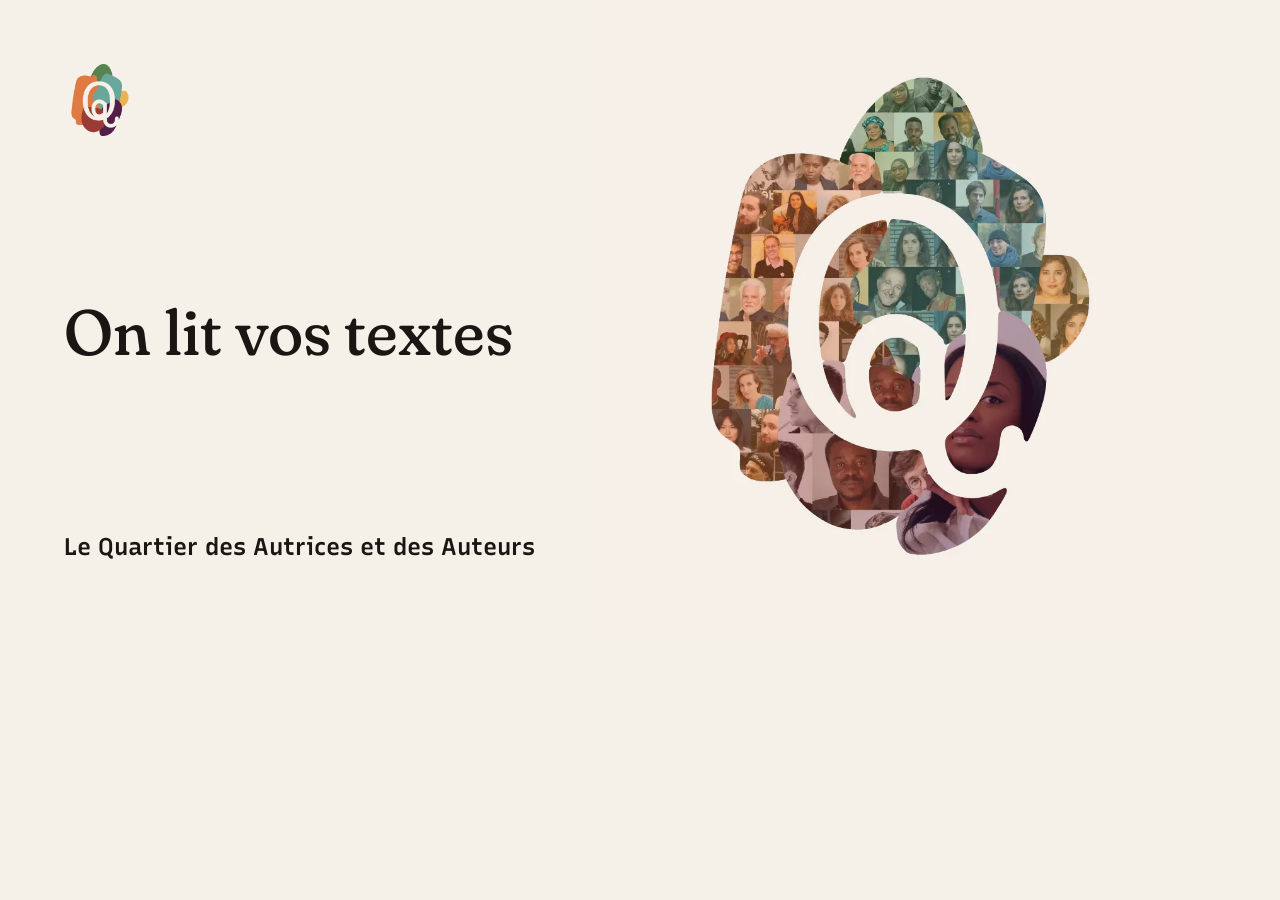
<file: _partage/accueil-fr.html>
<!doctype html>
<html lang="fr"><head><meta charset="utf-8">
<link rel="stylesheet" href="/assets/css/socle.css"><link rel="stylesheet" href="/assets/css/site.css">
<style>:root{--fond:#f5f0e8;--texte:#1a1614}
html,body{margin:0;width:1200px;height:630px;overflow:hidden;background:var(--fond);color:var(--texte)}
.carte{display:grid;grid-template-columns:1fr 1fr;width:1200px;height:630px}
.carte-texte{display:flex;flex-direction:column;justify-content:space-between;padding:64px}
.carte-texte img{width:72px;height:72px}
.carte-titre{font-family:var(--police-titres);font-size:64px;line-height:1.02;margin:0;text-wrap:balance}
.carte-nom{font-size:24px;font-weight:600;margin:0}
.carte-image{position:relative;background:center/cover no-repeat}.carte-ia{position:absolute;right:14px;bottom:14px;padding:4px 10px;border-radius:99px;background:rgba(0,0,0,.66);color:#fff;font:600 15px/1.3 var(--police-texte)}.carte-titre{font-weight:450;font-variation-settings:'SOFT' 100,'WONK' 1}</style>
</head><body>
<div class="carte">
  <div class="carte-texte">
    <img src="/assets/images/logo.png" alt="">
    <p class="carte-titre">On lit vos textes</p>
    <p class="carte-nom">Le Quartier des Autrices et des Auteurs</p>
  </div>
  <div class="carte-image" style="background-image:url('/assets/images/site/q/composition.webp')"></div>
</div>
</body></html>
</file>
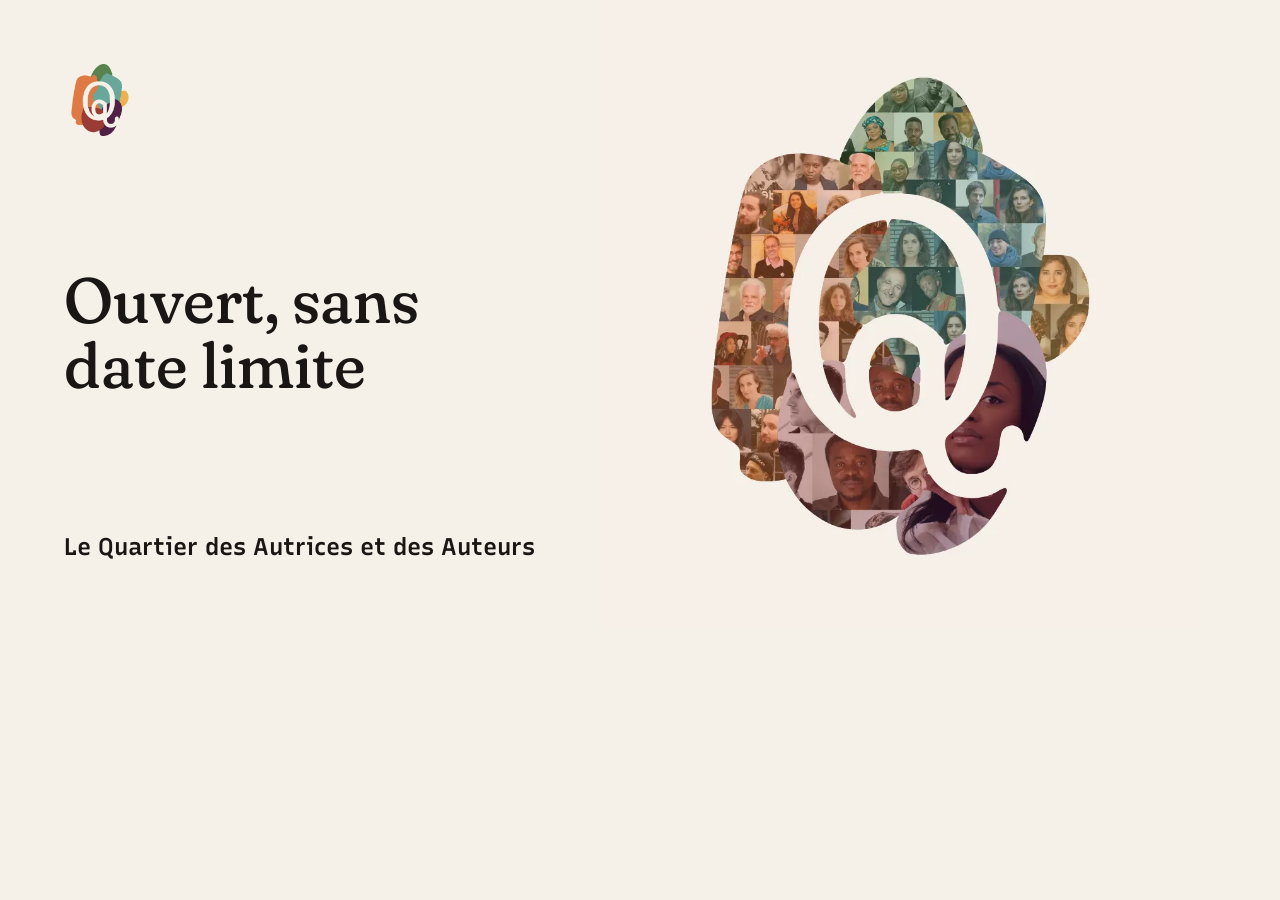
<file: _partage/appel-fr.html>
<!doctype html>
<html lang="fr"><head><meta charset="utf-8">
<link rel="stylesheet" href="/assets/css/socle.css"><link rel="stylesheet" href="/assets/css/site.css">
<style>:root{--fond:#f5f0e8;--texte:#1a1614}
html,body{margin:0;width:1200px;height:630px;overflow:hidden;background:var(--fond);color:var(--texte)}
.carte{display:grid;grid-template-columns:1fr 1fr;width:1200px;height:630px}
.carte-texte{display:flex;flex-direction:column;justify-content:space-between;padding:64px}
.carte-texte img{width:72px;height:72px}
.carte-titre{font-family:var(--police-titres);font-size:64px;line-height:1.02;margin:0;text-wrap:balance}
.carte-nom{font-size:24px;font-weight:600;margin:0}
.carte-image{position:relative;background:center/cover no-repeat}.carte-ia{position:absolute;right:14px;bottom:14px;padding:4px 10px;border-radius:99px;background:rgba(0,0,0,.66);color:#fff;font:600 15px/1.3 var(--police-texte)}.carte-titre{font-weight:450;font-variation-settings:'SOFT' 100,'WONK' 1}</style>
</head><body>
<div class="carte">
  <div class="carte-texte">
    <img src="/assets/images/logo.png" alt="">
    <p class="carte-titre">Ouvert, sans date limite</p>
    <p class="carte-nom">Le Quartier des Autrices et des Auteurs</p>
  </div>
  <div class="carte-image" style="background-image:url('/assets/images/site/q/composition.webp')"></div>
</div>
</body></html>
</file>
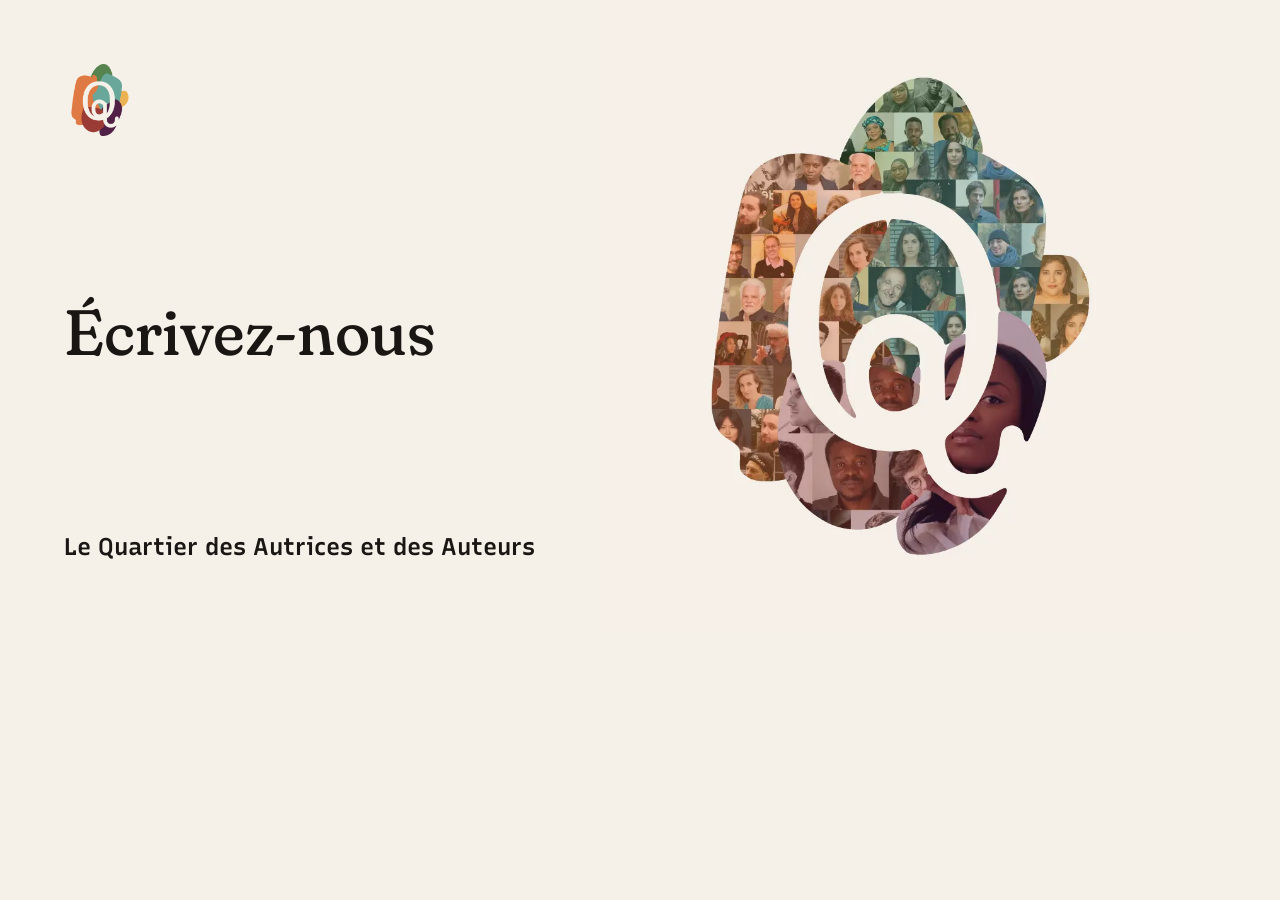
<file: _partage/contact-fr.html>
<!doctype html>
<html lang="fr"><head><meta charset="utf-8">
<link rel="stylesheet" href="/assets/css/socle.css"><link rel="stylesheet" href="/assets/css/site.css">
<style>:root{--fond:#f5f0e8;--texte:#1a1614}
html,body{margin:0;width:1200px;height:630px;overflow:hidden;background:var(--fond);color:var(--texte)}
.carte{display:grid;grid-template-columns:1fr 1fr;width:1200px;height:630px}
.carte-texte{display:flex;flex-direction:column;justify-content:space-between;padding:64px}
.carte-texte img{width:72px;height:72px}
.carte-titre{font-family:var(--police-titres);font-size:64px;line-height:1.02;margin:0;text-wrap:balance}
.carte-nom{font-size:24px;font-weight:600;margin:0}
.carte-image{position:relative;background:center/cover no-repeat}.carte-ia{position:absolute;right:14px;bottom:14px;padding:4px 10px;border-radius:99px;background:rgba(0,0,0,.66);color:#fff;font:600 15px/1.3 var(--police-texte)}.carte-titre{font-weight:450;font-variation-settings:'SOFT' 100,'WONK' 1}</style>
</head><body>
<div class="carte">
  <div class="carte-texte">
    <img src="/assets/images/logo.png" alt="">
    <p class="carte-titre">Écrivez-nous</p>
    <p class="carte-nom">Le Quartier des Autrices et des Auteurs</p>
  </div>
  <div class="carte-image" style="background-image:url('/assets/images/site/q/composition.webp')"></div>
</div>
</body></html>
</file>
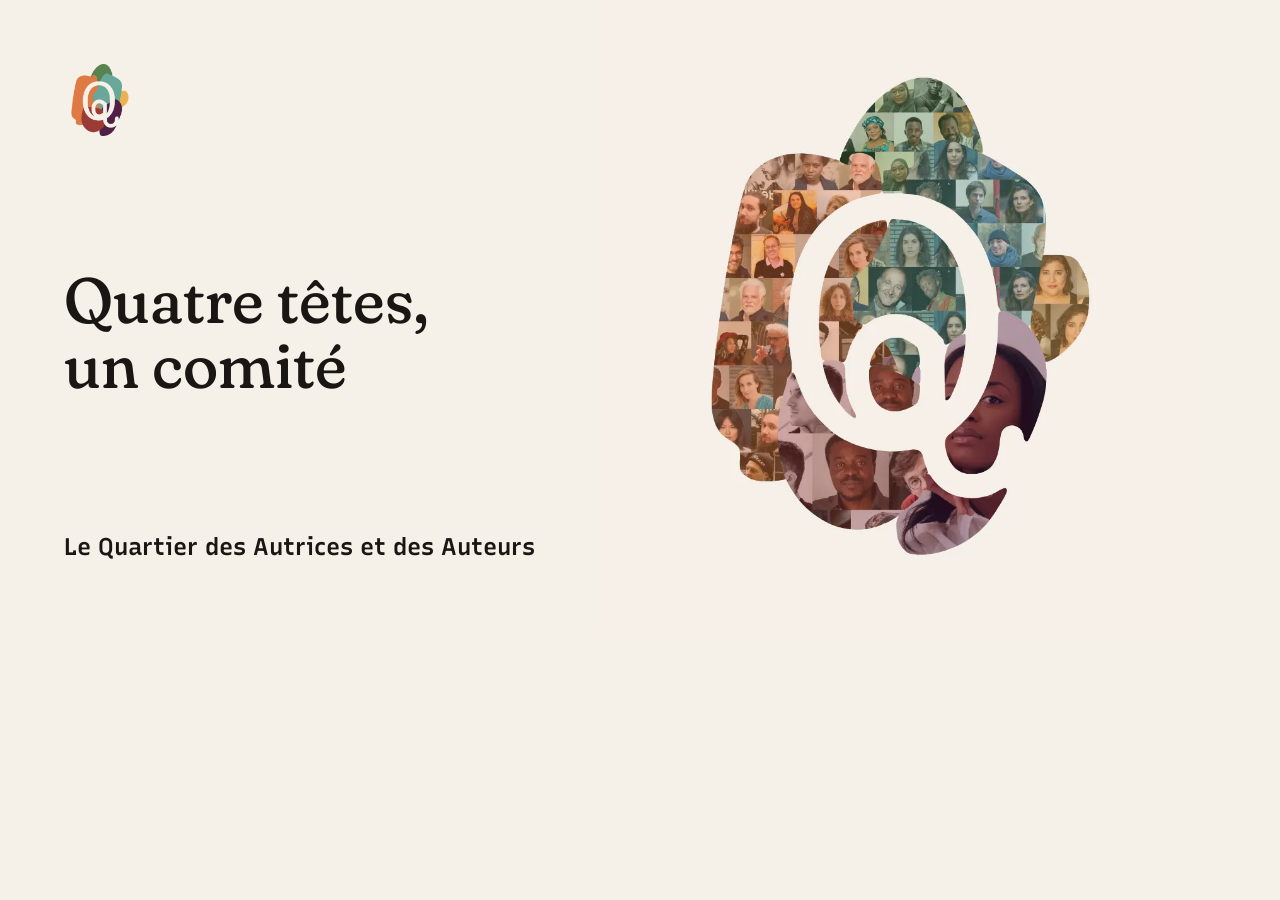
<file: _partage/hydre-fr.html>
<!doctype html>
<html lang="fr"><head><meta charset="utf-8">
<link rel="stylesheet" href="/assets/css/socle.css"><link rel="stylesheet" href="/assets/css/site.css">
<style>:root{--fond:#f5f0e8;--texte:#1a1614}
html,body{margin:0;width:1200px;height:630px;overflow:hidden;background:var(--fond);color:var(--texte)}
.carte{display:grid;grid-template-columns:1fr 1fr;width:1200px;height:630px}
.carte-texte{display:flex;flex-direction:column;justify-content:space-between;padding:64px}
.carte-texte img{width:72px;height:72px}
.carte-titre{font-family:var(--police-titres);font-size:64px;line-height:1.02;margin:0;text-wrap:balance}
.carte-nom{font-size:24px;font-weight:600;margin:0}
.carte-image{position:relative;background:center/cover no-repeat}.carte-ia{position:absolute;right:14px;bottom:14px;padding:4px 10px;border-radius:99px;background:rgba(0,0,0,.66);color:#fff;font:600 15px/1.3 var(--police-texte)}.carte-titre{font-weight:450;font-variation-settings:'SOFT' 100,'WONK' 1}</style>
</head><body>
<div class="carte">
  <div class="carte-texte">
    <img src="/assets/images/logo.png" alt="">
    <p class="carte-titre">Quatre têtes, un comité</p>
    <p class="carte-nom">Le Quartier des Autrices et des Auteurs</p>
  </div>
  <div class="carte-image" style="background-image:url('/assets/images/site/q/composition.webp')"></div>
</div>
</body></html>
</file>
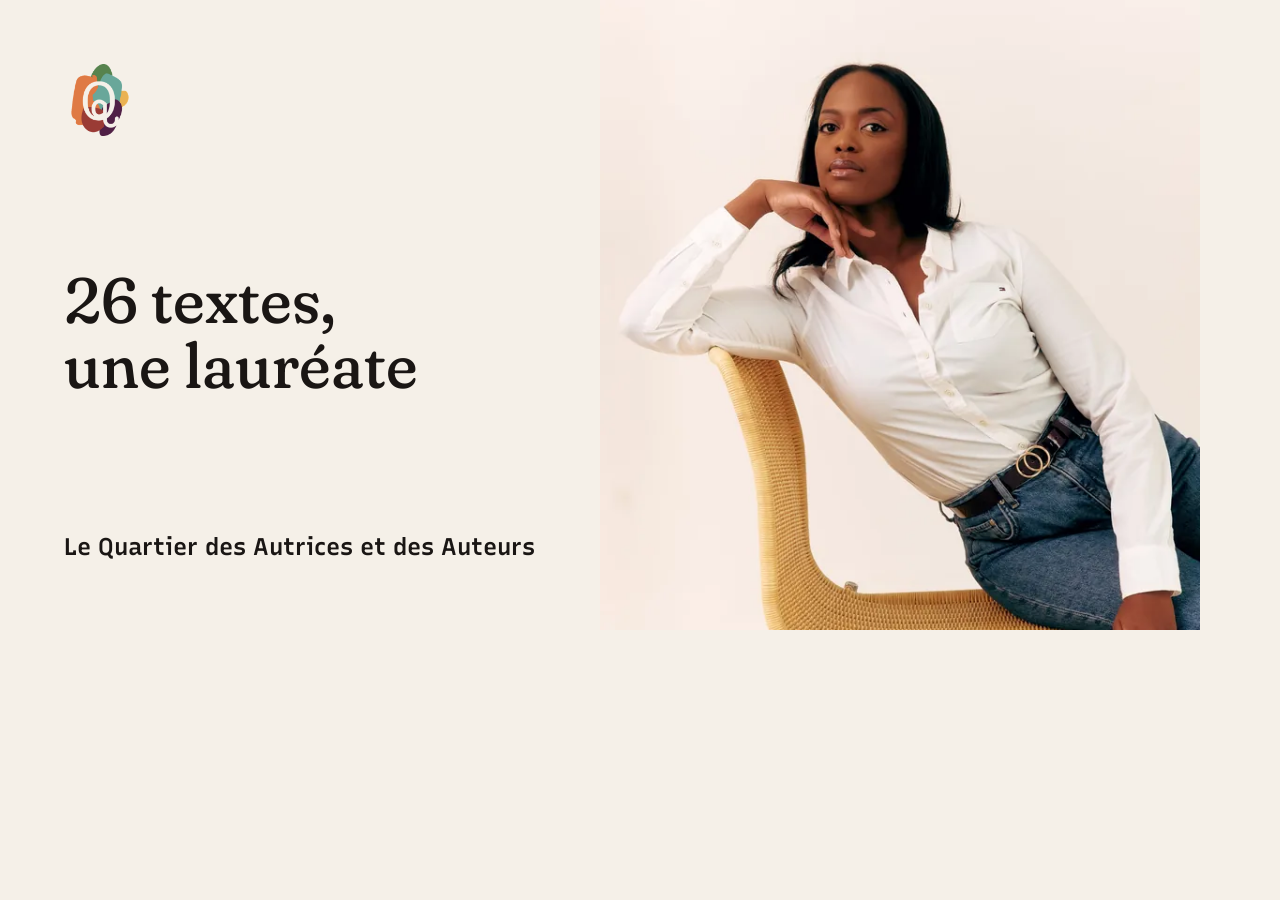
<file: _partage/saison-fr.html>
<!doctype html>
<html lang="fr"><head><meta charset="utf-8">
<link rel="stylesheet" href="/assets/css/socle.css"><link rel="stylesheet" href="/assets/css/site.css">
<style>:root{--fond:#f5f0e8;--texte:#1a1614}
html,body{margin:0;width:1200px;height:630px;overflow:hidden;background:var(--fond);color:var(--texte)}
.carte{display:grid;grid-template-columns:1fr 1fr;width:1200px;height:630px}
.carte-texte{display:flex;flex-direction:column;justify-content:space-between;padding:64px}
.carte-texte img{width:72px;height:72px}
.carte-titre{font-family:var(--police-titres);font-size:64px;line-height:1.02;margin:0;text-wrap:balance}
.carte-nom{font-size:24px;font-weight:600;margin:0}
.carte-image{position:relative;background:center/cover no-repeat}.carte-ia{position:absolute;right:14px;bottom:14px;padding:4px 10px;border-radius:99px;background:rgba(0,0,0,.66);color:#fff;font:600 15px/1.3 var(--police-texte)}.carte-titre{font-weight:450;font-variation-settings:'SOFT' 100,'WONK' 1}</style>
</head><body>
<div class="carte">
  <div class="carte-texte">
    <img src="/assets/images/logo.png" alt="">
    <p class="carte-titre">26 textes, une lauréate</p>
    <p class="carte-nom">Le Quartier des Autrices et des Auteurs</p>
  </div>
  <div class="carte-image" style="background-image:url('/assets/images/site/mazunya-640.webp')"></div>
</div>
</body></html>
</file>
<file: assets/css/socle.css>
/* Socle : règles communes à toutes les maquettes. Le style du projet va dans site.css.
   Les couleurs et polices du projet se règlent par les variables ci-dessous (redéfinies dans site.css). */
:root {
  --police-titres: Georgia, 'Times New Roman', serif;
  --police-texte: system-ui, -apple-system, 'Segoe UI', Roboto, sans-serif;
  --accent: #b3361f;
  --texte-doux: color-mix(in srgb, var(--texte) 78%, var(--fond));
  --ligne: color-mix(in srgb, var(--texte) 18%, var(--fond));
  --gouttiere: clamp(16px, 4vw, 48px);
  --largeur: 1240px;
  --rayon: 6px;
  --duree: .7s;
  --courbe: cubic-bezier(.22, 1, .36, 1);
}

*, *::before, *::after { box-sizing: border-box; }
html { -webkit-text-size-adjust: 100%; text-size-adjust: 100%; }
body {
  font-family: var(--police-texte); font-size: clamp(1rem, .96rem + .2vw, 1.125rem); line-height: 1.6;
  padding-bottom: var(--barres-h); overflow-x: clip;
}
img, picture, video, canvas, svg { display: block; max-width: 100%; }
img, video { height: auto; }
h1, h2, h3, h4 { font-family: var(--police-titres); line-height: 1.08; margin: 0 0 .5em; text-wrap: balance; font-weight: 600; }
p, li, dd, figcaption { text-wrap: pretty; }
p { margin: 0 0 1em; }
a { color: inherit; }
a[href^="mailto:"] { overflow-wrap: anywhere; }
button, input, select, textarea { font: inherit; color: inherit; }
button { cursor: pointer; }
:where(a, button, input, select, textarea, summary, [tabindex]) { -webkit-tap-highlight-color: transparent; }
:focus { outline: none; }
:focus-visible { outline: 3px solid var(--accent); outline-offset: 3px; border-radius: 2px; }
[id] { scroll-margin-top: calc(var(--entete-h) + 12px); scroll-margin-bottom: calc(var(--barres-h) + 12px); }
/* Lien profond vers une scène qui cache l'en-tête : elle arrive tout en haut de l'écran (comme aller() du socle). */
html.js:not(.calme):not(.secours) :is([data-entete-cache], [data-entete-cache] [id], [data-fx="plein-ecran"], [data-fx="plein-ecran"] [id]) { scroll-margin-top: 0; }
[hidden] { display: none !important; }

.visuellement-cache {
  position: absolute !important; width: 1px; height: 1px; padding: 0; margin: -1px;
  overflow: hidden; clip: rect(0 0 0 0); white-space: nowrap; border: 0;
}
.evitement {
  position: fixed; left: 12px; top: 12px; z-index: 1000; padding: 12px 16px; background: var(--texte); color: var(--fond);
  transform: translateY(-160%); text-decoration: none;
}
.evitement:focus-visible { transform: none; }
.conteneur { width: min(100% - 2 * var(--gouttiere), var(--largeur)); margin-inline: auto; }
.chiffres { font-variant-numeric: tabular-nums; }

/* Boutons : zones tactiles d'au moins 44 px. */
.bouton {
  display: inline-flex; align-items: center; justify-content: center; gap: .5em;
  min-height: 48px; min-width: 44px; padding: .7em 1.4em; border-radius: 999px;
  background: var(--accent); color: var(--fond); text-decoration: none; font-weight: 600; border: 0;
  line-height: 1.2; text-align: center;
}
.bouton--contour { background: transparent; color: inherit; box-shadow: inset 0 0 0 2px currentColor; }
.bouton[disabled] { opacity: .55; cursor: not-allowed; }

/* Apparitions : cachées par le style critique jusqu'à .vu, jamais recachées. */
html.js:not(.calme):not(.secours):not([data-arrivee="retour"]) [data-anime]:not([data-anime="gsap"]) {
  transform: translate3d(0, 1.2rem, 0);
  transition: opacity var(--duree) var(--courbe) var(--delai, 0s), transform var(--duree) var(--courbe) var(--delai, 0s);
}
html.js:not(.calme):not(.secours):not([data-arrivee="retour"]) [data-anime]:not([data-anime="gsap"]).vu { transform: none; }

/* Bibliothèque d'effets (effets.js). Apparitions : le bloc lui-même ne glisse pas, ce sont ses parties qui arrivent.
   Mêmes conditions que les apparitions : en mode calme, en secours, au retour et sans JavaScript, état final direct.
   Les transitions ne valent que pendant l'arrivée (.fx-fini ensuite) : celles du projet reprennent la main. */
html.js:not(.calme):not(.secours):not([data-arrivee="retour"]) :is([data-anime="lignes"], [data-anime="mots"], [data-anime="lettres"], [data-anime="cascade"]):not([data-anime="gsap"]) {
  transform: none; transition: opacity .25s linear var(--delai, 0s);
}
/* Masques des lignes : découpe par clip-path, débordante en haut et sur les côtés (accents), un peu en bas (jambages),
   au lieu d'un overflow et de marges : la mise en page ne change pas d'un pixel pendant la découpe. La ligne part
   d'assez bas (135 %) pour rester invisible malgré le débord du bas. */
.fx-ligne-mask { overflow: visible !important; clip-path: inset(-.4em -.6em -.2em -.6em); }
html.js:not(.calme):not(.secours):not([data-arrivee="retour"]) [data-anime="lignes"] .fx-ligne {
  transform: translate3d(0, 135%, 0); transition: transform 1s var(--courbe) calc(var(--delai, 0s) + var(--i, 0) * 90ms);
}
html.js:not(.calme):not(.secours):not([data-arrivee="retour"]) [data-anime="lignes"].vu .fx-ligne { transform: none; }
html.js:not(.calme):not(.secours):not([data-arrivee="retour"]) [data-anime="mots"] .fx-mot {
  opacity: 0; transform: translate3d(0, .5em, 0);
  transition: opacity .6s var(--courbe) calc(var(--delai, 0s) + var(--i, 0) * 35ms), transform .7s var(--courbe) calc(var(--delai, 0s) + var(--i, 0) * 35ms);
}
html.js:not(.calme):not(.secours):not([data-arrivee="retour"]) [data-anime="mots"].vu .fx-mot { opacity: 1; transform: none; }
/* Lettres : chaque mot reste d'un bloc (jamais coupé en fin de ligne), les lettres basculent en place. */
[data-anime="lettres"] :is(.fx-mot-l, .fx-lettre) { display: inline-block; }
html.js:not(.calme):not(.secours):not([data-arrivee="retour"]) [data-anime="lettres"] .fx-lettre {
  opacity: 0; transform: translate3d(0, .55em, 0) rotate(12deg); transform-origin: 0 100%;
  transition: opacity .5s var(--courbe) calc(var(--delai, 0s) + var(--i, 0) * 18ms), transform .8s var(--courbe) calc(var(--delai, 0s) + var(--i, 0) * 18ms);
}
html.js:not(.calme):not(.secours):not([data-arrivee="retour"]) [data-anime="lettres"].vu .fx-lettre { opacity: 1; transform: none; }
html.js:not(.calme):not(.secours):not([data-arrivee="retour"]) [data-anime="cascade"] > * { opacity: 0; transform: translate3d(0, 1.8rem, 0); }
html.js:not(.calme):not(.secours):not([data-arrivee="retour"]) [data-anime="cascade"]:not(.fx-fini) > * {
  transition: opacity .7s var(--courbe) calc(var(--delai, 0s) + var(--i, 0) * 80ms), transform .9s var(--courbe) calc(var(--delai, 0s) + var(--i, 0) * 80ms);
}
html.js:not(.calme):not(.secours):not([data-arrivee="retour"]) [data-anime="cascade"].vu > * { opacity: 1; transform: none; }
/* Rideau : règle aussi précise que celle des apparitions (sinon sa transition de découpe serait écrasée). */
html.js:not(.calme):not(.secours):not([data-arrivee="retour"]) [data-anime="rideau"]:not([data-anime="gsap"]) {
  transform: none; clip-path: inset(0 0 100% 0);
}
html.js:not(.calme):not(.secours):not([data-arrivee="retour"]) [data-anime="rideau"]:not([data-anime="gsap"]):not(.fx-fini) {
  transition: opacity .25s linear var(--delai, 0s), clip-path 1.2s cubic-bezier(.77, 0, .18, 1) var(--delai, 0s);
}
html.js:not(.calme):not(.secours):not([data-arrivee="retour"]) [data-anime="rideau"]:not([data-anime="gsap"]).vu { clip-path: inset(0 0 0 0); }
html.js:not(.calme):not(.secours):not([data-arrivee="retour"]) [data-anime="rideau"]:not([data-fx]) > :is(picture, video) { transform: scale(1.14); }
html.js:not(.calme):not(.secours):not([data-arrivee="retour"]) [data-anime="rideau"]:not([data-fx]):not(.fx-fini) > :is(picture, video) { transition: transform 1.6s var(--courbe) var(--delai, 0s); }
html.js:not(.calme):not(.secours):not([data-arrivee="retour"]) [data-anime="rideau"].vu:not([data-fx]) > :is(picture, video) { transform: none; }
/* Effets liés au défilement : l'image déplacée par GSAP n'a aucune transition CSS (une seule source par propriété). */
[data-fx="parallaxe"] > :is(picture, video, img), [data-fx="zoom"] > :is(picture, video, img) { transition: none; }
/* WebGL « onde » : le canvas, calé sur l'image, n'est visible que pendant le mouvement ; au repos, l'image d'origine, nette. */
[data-fx="onde"] { position: relative; }
.fx-onde { position: absolute; left: 0; top: 0; width: 100%; height: 100%; pointer-events: none; opacity: 0; transition: opacity .3s linear; }
.fx-onde--actif { opacity: 1; transition-duration: .12s; }
/* Image qui s'ouvre en plein écran : section haute, cadre collant en haut de l'écran (sticky, pas d'épinglage GSAP).
   En mode calme, en secours et sans JavaScript : image entière dans une section normale (règles [data-collant]). */
html.js:not(.calme):not(.secours) [data-fx="plein-ecran"] { position: relative; height: var(--fx-longueur, 260svh); }
html.js:not(.calme):not(.secours) [data-fx="plein-ecran"] > [data-collant] { position: sticky; top: 0; height: 100vh; height: 100svh; overflow: hidden; }
[data-fx="plein-ecran"] > [data-collant] > .media, [data-fx="plein-ecran"] [data-fx-cible] { width: 100%; height: 100%; border-radius: 0; }
:is(html.calme, html.secours, html:not(.js)) [data-fx="plein-ecran"] [data-fx-cible] { height: 100svh; }
/* Mots géants : la rangée garde sa largeur (mots répétés au besoin) et ne sort jamais de son bandeau.
   En mode calme, en secours et sans JavaScript, les mots passent à la ligne : rien n'est coupé. */
[data-fx="mots-geants"] { overflow: hidden; overflow: clip; }
[data-fx="mots-geants"] [data-fx-rangee] { width: max-content; white-space: nowrap; margin: 0; }
:is(html.calme, html.secours, html:not(.js)) [data-fx="mots-geants"] { overflow: visible; }
:is(html.calme, html.secours, html:not(.js)) [data-fx="mots-geants"] [data-fx-rangee] { width: auto; white-space: normal; line-height: 1.2; }
/* Inclinaison selon la vitesse : GSAP seul tient la transformation (pas de transition CSS sur transform). */
[data-fx="vitesse"], [data-fx="mots-geants"] [data-fx-rangee] { transition-property: opacity, color, background-color, border-color, box-shadow !important; }

/* Effets au survol : au premier survol, GSAP prend la main sur la transformation (classe fx-survol) :
   plus aucune transition CSS sur transform pour cet élément. */
.fx-survol { transition-property: opacity, color, background-color, border-color, box-shadow !important; }

/* Mode calme : tout est coupé, le contenu reste complet. */
html.calme *, html.calme *::before, html.calme *::after {
  animation-duration: 0s !important; animation-iteration-count: 1 !important; transition: none !important; scroll-behavior: auto !important;
}
html.calme [data-boucle-css] * , html.calme [data-boucle-css] { animation: none !important; }
[data-boucle-css].hors-ecran, [data-boucle-css].hors-ecran *, [data-boucle-css].en-pause, [data-boucle-css].en-pause * { animation-play-state: paused !important; }

/* En-tête : opaque, jamais coupé, se cache en descendant. */
[data-entete] {
  position: fixed; inset: 0 0 auto; z-index: 800; background: var(--fond);
  border-bottom: 1px solid var(--ligne); transition: transform .35s var(--courbe);
}
html.entete-cache [data-entete], html.scene-sans-entete:not(.menu-ouvert) [data-entete] { transform: translateY(-100%); }
.entete-rangee {
  display: flex; align-items: center; gap: clamp(8px, 2vw, 28px);
  min-height: 64px; padding: 8px var(--gouttiere); max-width: calc(var(--largeur) + 2 * var(--gouttiere)); margin-inline: auto;
}
.entete-logo { display: inline-flex; align-items: center; gap: .6em; min-height: 44px; text-decoration: none; font-weight: 700; flex: none; }
.entete-logo img { width: 36px; height: 36px; }
[data-nav] { flex: 1 1 auto; min-width: 0; display: flex; justify-content: flex-end; }
[data-nav] ul { display: flex; gap: clamp(12px, 2vw, 28px); list-style: none; margin: 0; padding: 0; min-width: 0; overflow: hidden; white-space: nowrap; }
/* Un lien de navigation ne passe jamais à la ligne : sinon il « tient » sur deux lignes et le relais
   (deuxième rangée, bouton Menu) ne se déclenche pas. */
[data-nav] a { display: inline-flex; align-items: center; min-height: 44px; text-decoration: none; white-space: nowrap; }
[data-nav] a[aria-current] { text-decoration: underline; text-underline-offset: .35em; text-decoration-thickness: 2px; }
.entete-actions { display: flex; align-items: center; gap: 8px; flex: none; }
.entete-actions .bouton { min-height: 44px; padding-inline: 1.1em; }
.entete-langue { display: inline-flex; align-items: center; justify-content: center; min-width: 44px; min-height: 44px; text-decoration: none; font-weight: 600; text-transform: uppercase; }
[data-menu-bouton] { display: none; min-height: 44px; min-width: 44px; padding: 0 14px; border: 0; border-radius: 999px; background: var(--texte); color: var(--fond); font-weight: 600; }
html.nav-compacte [data-nav] { display: none; }
html.nav-compacte [data-menu-bouton] { display: inline-flex; align-items: center; }
html.nav-compacte .entete-actions { margin-left: auto; }
/* Dès 900 px, les liens qui ne tiennent pas à côté du logo passent sur une deuxième rangée (entete.js) :
   jamais le bouton Menu seul sur ordinateur. L'en-tête est plus haut : --entete-h suit (mesures.js). */
html.nav-deux-rangees .entete-rangee { flex-wrap: wrap; row-gap: 0; }
html.nav-deux-rangees [data-nav] { order: 3; flex: 1 0 100%; justify-content: flex-start; border-top: 1px solid var(--ligne); }
html.nav-deux-rangees .entete-actions { margin-left: auto; }
html.nav-deux-lignes [data-nav] ul { flex-wrap: wrap; row-gap: 0; column-gap: clamp(12px, 1.6vw, 24px); }
@media (max-width: 520px) { .entete-actions .bouton { display: none; } }

/* Sans JavaScript : l'en-tête reste dans le flux (sa hauteur n'est pas mesurée, rien ne passe dessous).
   Dès 900 px, les liens passent à la ligne sous le logo ; en dessous, un lien Menu ouvre le menu plein écran
   par son ancre (#menu:target) et un lien Fermer le referme. */
.menu-sansjs, .menu-sansjs-fermer { display: none; }
html:not(.js) { --entete-h: 0px; }
html:not(.js) [data-entete] { position: relative; }
@media (min-width: 900px) {
  html:not(.js) .entete-rangee { flex-wrap: wrap; row-gap: 0; }
  html:not(.js) [data-nav] { order: 3; flex: 1 0 100%; justify-content: flex-start; }
  html:not(.js) [data-nav] ul { flex-wrap: wrap; column-gap: clamp(12px, 2vw, 28px); row-gap: 0; }
  html:not(.js) .entete-actions { margin-left: auto; }
}
@media (max-width: 899px) {
  html:not(.js) [data-nav] { display: none; }
  html:not(.js) .entete-actions { margin-left: auto; }
  html:not(.js) .menu-sansjs {
    display: inline-flex; align-items: center; min-height: 44px; min-width: 44px; padding: 0 14px; border-radius: 999px;
    background: var(--texte); color: var(--fond); font-weight: 600; text-decoration: none;
  }
}
html:not(.js) #menu:target { z-index: 810; visibility: visible; opacity: 1; transition: none; padding-top: 24px; }
html:not(.js) #menu:target li { opacity: 1; transform: none; transition: none; }
html:not(.js) #menu:target .menu-sansjs-fermer { display: block; margin: 0 0 16px; }
html:not(.js) .menu-sansjs-fermer a { display: inline-flex; align-items: center; min-height: 44px; font-weight: 600; }
/* Cible du lien Fermer : fixe, elle ne fait pas défiler la page quand le menu se referme. */
#menu-ferme { position: fixed; top: 0; left: 0; width: 1px; height: 1px; pointer-events: none; }
/* Sans JavaScript, la barre fixe du téléphone n'est pas mesurée : sa hauteur est réservée d'office. */
@media (max-width: 760px) { html:not(.js) { --barres-h: calc(65px + env(safe-area-inset-bottom)); } }

/* Menu : plein écran, liens qui arrivent l'un après l'autre. */
[data-menu] {
  position: fixed; inset: 0; z-index: 790; background: var(--menu-fond, var(--fond)); overflow-y: auto; overscroll-behavior: contain;
  padding: calc(var(--entete-h) + 24px) var(--gouttiere) calc(32px + var(--barres-h));
  visibility: hidden; opacity: 0; transition: opacity .3s var(--courbe), visibility 0s .3s;
}
html.menu-ouvert [data-menu] { visibility: visible; opacity: 1; transition: opacity .3s var(--courbe); }
html.menu-ouvert [data-entete] { transform: none; }
[data-menu] ul { list-style: none; margin: 0 0 32px; padding: 0; }
[data-menu] li { opacity: 0; transform: translateY(12px); transition: opacity .4s var(--courbe), transform .4s var(--courbe); transition-delay: calc(var(--i, 0) * 50ms + 80ms); }
html.menu-ouvert [data-menu] li { opacity: 1; transform: none; }
[data-menu] .menu-lien { display: flex; align-items: center; min-height: 52px; font-family: var(--police-titres); font-size: clamp(1.6rem, 7vw, 2.6rem); text-decoration: none; }
[data-menu] .menu-lien[aria-current] { color: var(--accent); }

/* Voile de transition (état de départ dans le style critique). */
[data-voile] { display: grid; place-items: center; color: var(--fond); }
.voile-contenu { display: grid; justify-items: center; gap: 12px; text-align: center; padding: var(--gouttiere); }
.voile-contenu img { width: 56px; height: 56px; }
[data-voile-libelle] { font-family: var(--police-titres); font-size: clamp(1.6rem, 5vw, 3rem); }
/* Forme « vague » : bords ondulés du voile (en haut à la montée, en bas au retrait), posés par le gabarit. */
[data-voile] .voile-vague { position: absolute; left: 0; width: 100%; height: clamp(60px, 12vh, 120px); fill: var(--voile-fond); pointer-events: none; }
[data-voile] .voile-vague--haut { bottom: calc(100% - 1px); transform-origin: 50% 100%; }
[data-voile] .voile-vague--bas { top: calc(100% - 1px); transform-origin: 50% 0; }
/* Trou qui s'ouvre dans le voile (forme « iris ») ou dans le panneau de l'intro (versObjet) :
   variables --cx, --cy (centre) et --trou (rayon), posées image par image par le socle. */
[data-voile].avec-trou, .ouverture-panneau.avec-trou {
  -webkit-mask: radial-gradient(circle at var(--cx, 50%) var(--cy, 50%), transparent var(--trou, -2px), #000 calc(var(--trou, -2px) + 1px));
          mask: radial-gradient(circle at var(--cx, 50%) var(--cy, 50%), transparent var(--trou, -2px), #000 calc(var(--trou, -2px) + 1px));
}

/* Barre fixe du téléphone : action principale et contact rapide. */
[data-barre-fixe] {
  position: fixed; inset: auto 0 0; z-index: 780; display: none; gap: 8px;
  padding: 8px var(--gouttiere) calc(8px + env(safe-area-inset-bottom)); background: var(--fond); border-top: 1px solid var(--ligne);
  transition: transform .3s var(--courbe);
}
[data-barre-fixe] .bouton { flex: 1; min-height: 48px; }
[data-barre-fixe].barre-masquee { transform: translateY(110%); }
@media (max-width: 760px) { [data-barre-fixe] { display: flex; } }

/* Écrans plein cadre et sections épinglées : tout tient dans la partie visible. */
.ecran {
  min-height: 100vh; min-height: 100svh; display: flex; flex-direction: column;
  padding-top: calc(var(--entete-h) + 16px); padding-bottom: calc(var(--barres-h) + 16px);
}
.ecran.epingle { height: 100vh; height: 100svh; min-height: 0; }
.ecran .piste { flex: 1 1 auto; min-height: 0; max-height: 820px; }

/* Scènes épinglées ou collantes du projet ([data-scene], .ecran.epingle) : en mode calme, en secours et sans
   JavaScript, plus rien n'est épinglé, la scène prend la hauteur de son contenu (au moins un écran) au lieu
   d'être coupée. Son cadre collant [data-collant] redevient un bloc normal. */
:is(html.calme, html.secours, html:not(.js)) :is([data-scene], .ecran.epingle) { height: auto !important; min-height: 100svh; }
:is(html.calme, html.secours, html:not(.js)) [data-collant] { position: relative !important; top: auto !important; height: auto !important; min-height: 100svh; }

/* Faces arrière d'un objet en 3D (verso d'une carte, dos d'un volet) : jamais visibles de dos ; en mode calme,
   en secours et sans JavaScript, l'objet est posé ouvert et son dos est retiré (sinon il recouvre le texte). */
[data-face="dos"] { backface-visibility: hidden; -webkit-backface-visibility: hidden; }
:is(html.calme, html.secours, html:not(.js)) [data-face="dos"] { display: none !important; }

/* Écrans bas. 1366×768 et moins de 820 px de haut sur ordinateur : .masque-ecran-bas se retire (phrase
   d'introduction, surtitre, légende), pour que le premier écran et les scènes épinglées tiennent.
   Téléphone à l'horizontale et moins de 500 px de haut : .masque-ecran-tres-bas se retire aussi, et les
   écrans plein cadre se resserrent. Les tailles des titres d'ouverture se règlent dans site.css, dans les
   mêmes requêtes (@media (max-height: 820px) and (min-width: 761px), puis (max-height: 500px)). */
@media (max-height: 820px) and (min-width: 761px) { .masque-ecran-bas { display: none !important; } }
@media (max-height: 500px) {
  .masque-ecran-bas, .masque-ecran-tres-bas { display: none !important; }
  .ecran { padding-top: calc(var(--entete-h) + 8px); padding-bottom: calc(var(--barres-h) + 8px); }
}

/* Médias : cadrage réglé par --cadrage (object-position), mention des illustrations générées. */
.media { position: relative; margin: 0; overflow: hidden; border-radius: var(--rayon); background: color-mix(in srgb, var(--texte) 8%, var(--fond)); } /* jamais de case vide pendant le chargement */
.media picture { display: block; width: 100%; height: 100%; }
.media img, .media video { width: 100%; height: 100%; object-fit: cover; object-position: var(--cadrage, 50% 50%); }
@media (max-width: 760px) { .media img, .media video { object-position: var(--cadrage-mobile, var(--cadrage, 50% 50%)); } }
.mention-ia {
  position: absolute; right: 8px; bottom: 8px; z-index: 2; padding: 3px 8px; border-radius: 999px;
  background: rgba(0, 0, 0, .66); color: #fff; font: 600 12px/1.4 var(--police-texte); letter-spacing: .01em; pointer-events: none;
}

/* Formulaires. */
.champ { display: grid; gap: 6px; margin-bottom: 18px; }
.champ label { font-weight: 600; }
.champ input, .champ select, .champ textarea {
  min-height: 48px; padding: 10px 12px; border: 1px solid color-mix(in srgb, var(--texte) 45%, var(--fond)); border-radius: var(--rayon); background: var(--fond);
}
.champ [aria-invalid="true"] { border-color: #b00020; }
.champ-erreur { margin: 0; color: #b00020; font-size: .95rem; }
.mention-donnees { font-size: .9rem; color: var(--texte-doux); }
[data-message-envoi] { padding: 12px 16px; border-radius: var(--rayon); background: color-mix(in srgb, var(--accent) 12%, var(--fond)); }

/* Barre de lecture des pages longues. */
[data-barre-lecture] { position: fixed; left: 0; right: 0; top: var(--entete-h); height: 3px; z-index: 805; background: var(--accent); transform: scaleX(0); transform-origin: 0 50%; }
html.entete-cache [data-barre-lecture] { top: 0; }

/* Curseur personnalisé (souris uniquement, activé par data-curseur sur html). */
.curseur {
  position: fixed; left: -8px; top: -8px; z-index: 1001; width: 16px; height: 16px; border-radius: 50%;
  border: 2px solid var(--accent); pointer-events: none; opacity: 0; transition: opacity .2s, width .2s, height .2s, left .2s, top .2s;
}
html.curseur-actif .curseur { opacity: 1; }
.curseur.curseur-lien { width: 40px; height: 40px; left: -20px; top: -20px; }
.curseur.curseur-cache { opacity: 0 !important; }

/* Pied de page. */
.pied { padding: 56px 0 32px; border-top: 1px solid var(--ligne); }
.pied-grille { display: grid; gap: 32px; grid-template-columns: repeat(auto-fit, minmax(200px, 1fr)); }
.pied ul { list-style: none; margin: 0; padding: 0; }
.pied a, .pied button.lien { display: inline-flex; align-items: center; min-height: 44px; }
button.lien { background: none; border: 0; padding: 0; text-decoration: underline; text-underline-offset: .2em; }
.pied-bas { display: flex; flex-wrap: wrap; justify-content: space-between; gap: 12px; margin-top: 32px; font-size: .9rem; color: var(--texte-doux); }
</file>
<file: assets/css/site.css>
/* QD2A, v2 « Les visages du Q » : les couleurs du logo (orange, vert, bleu-vert, ocre, brique, aubergine), une par
   comité, sur un fond clair ; les vrais visages du comité ; le tapuscrit de la lauréate reste à feuilleter.
   Polices : Fraunces (titres, axes SOFT et WONK) et Recursive (texte ; MONO pour la machine à écrire, CASL pour la main). */
@font-face { font-family: 'Fraunces'; src: url('/assets/fonts/fraunces.woff2') format('woff2'); font-weight: 100 900; font-style: normal; font-display: swap; }
@font-face { font-family: 'Fraunces'; src: url('/assets/fonts/fraunces-italique.woff2') format('woff2'); font-weight: 100 900; font-style: italic; font-display: swap; }
@font-face { font-family: 'Recursive'; src: url('/assets/fonts/recursive.woff2') format('woff2'); font-weight: 300 1000; font-style: oblique 0deg 15deg; font-display: swap; }
/* Polices de secours ajustées : le texte ne saute pas à l'arrivée des vraies polices. */
@font-face { font-family: 'Fraunces secours'; src: local('Georgia'), local('Times New Roman'); size-adjust: 103%; ascent-override: 95%; descent-override: 25%; }
@font-face { font-family: 'Recursive secours'; src: local('Arial'), local('Helvetica'); size-adjust: 104%; ascent-override: 95%; descent-override: 25%; }

:root {
  --encre: #1a1614; --papier: #fdfaf4; --ivoire: #f5f0e8; --kraft: #c9a679; --bois: #5a3d26;
  --rouge: #993b35; --bleu: #3e6f66; --aubergine: #4f2045;
  /* Couleurs des quatre têtes de l'Hydre, prises dans le logo du Quartier. */
  --c-france: #d9783c; --c-belgique: #5f9c8f; --c-cameroun: #557a49; --c-canada: #5a2148;
  --accent: var(--aubergine);
  --accent-texte: #8f3530;
  --police-titres: 'Fraunces', 'Fraunces secours', Georgia, serif;
  --police-texte: 'Recursive', 'Recursive secours', system-ui, sans-serif;
  --largeur: 1240px;
  --rayon: 4px;
  --ombre-papier: 0 1px 0 rgba(22, 19, 15, .06), 0 18px 40px -18px rgba(22, 19, 15, .45);
}
html.theme-encre { --ouverture-fond: #1a1614; --accent-texte: #ec9a66; --fond: #1a1614; --texte: #f4ece0; --accent: #e58a54; --ligne: rgba(244, 236, 224, .2); }
html.theme-bleu { --ouverture-fond: #26142b; --accent-texte: #f0b968; --fond: #26142b; --texte: #f6efe4; --accent: #e9b058; --ligne: rgba(246, 239, 228, .22); }

body { font-family: var(--police-texte); font-variation-settings: 'MONO' 0, 'CASL' 0; background: var(--fond); color: var(--texte); }
h1, h2, h3 { font-family: var(--police-titres); font-weight: 500; font-variation-settings: 'SOFT' 50, 'WONK' 0; letter-spacing: -.01em; }
h2 { font-size: clamp(2rem, 1.4rem + 2.6vw, 3.6rem); }
h3 { font-size: clamp(1.2rem, 1.05rem + .5vw, 1.5rem); }
a { text-underline-offset: .18em; }
main { position: relative; display: block; }
main > section { position: relative; overflow-x: clip; }
section:not(.ecran):not([data-scene]):not([data-fx="plein-ecran"]):not(.titres):not(.pays-bande) { padding-block: clamp(72px, 11vh, 140px); }
.surtitre {
  color: var(--accent-texte, var(--accent));
  font-family: var(--police-texte); font-variation-settings: 'MONO' 1, 'CASL' 0; font-size: .82rem; font-weight: 600;
  text-transform: uppercase; letter-spacing: .08em; margin-bottom: .9em;
}
.pastille { display: inline-block; width: .6em; height: .6em; border-radius: 50%; background: #2f8a4c; margin-right: .5em; vertical-align: .05em; }
.credit { font-size: .78rem; color: var(--texte-doux); margin-top: .5em; }
.bouton { background: var(--accent); color: var(--bouton-texte, #fdfaf4); font-family: var(--police-texte); font-variation-settings: 'MONO' 0, 'CASL' 0; font-weight: 700; }
:is(html.theme-encre, html.theme-bleu) .bouton:not(.bouton--contour), .lecteurs .bouton:not(.bouton--contour) { --bouton-texte: #1a1614; }
.bouton--contour { background: transparent; color: var(--texte); }
.lien-fleche { display: inline-flex; align-items: center; min-height: 44px; font-weight: 600; text-decoration-thickness: 1px; }
.lien-fleche::after { content: '→'; margin-left: .4em; transition: transform .3s var(--courbe); }
.lien-fleche:hover::after { transform: translateX(4px); }
.rond {
  display: inline-grid; place-items: center; width: 48px; height: 48px; border-radius: 50%;
  border: 1.5px solid currentColor; background: transparent; color: inherit; font-size: 1.15rem;
}
.rond:hover { background: var(--texte); color: var(--fond); }
.souris-seulement { display: none; }
.tactile-seulement { display: inline; }
@media (hover: hover) and (pointer: fine) { .souris-seulement { display: inline; } p.souris-seulement { display: block; } .tactile-seulement { display: none; } }
.conteneur-gauche { padding-left: max(var(--gouttiere), calc((100vw - var(--largeur)) / 2)); }

/* Mot écrit à la main ou tapé : Recursive, axes animés (data-axes : --casl de 0 à 1 au défilement, largeur constante). */
.axes { font-family: var(--police-texte); font-weight: 650; letter-spacing: -.02em; --casl: 0; font-variation-settings: 'MONO' 1, 'CASL' var(--casl), 'slnt' calc(var(--casl) * -9); }
.frappe { font-variation-settings: 'SOFT' 0, 'WONK' 1; }
.frappe .frappe-car { visibility: hidden; }
.frappe .frappe-car.vu { visibility: visible; }
.frappe .frappe-curseur { display: inline-block; width: .08em; height: .9em; margin-left: .04em; background: var(--accent); vertical-align: -.08em; animation: cligne .8s steps(1) infinite; }
@keyframes cligne { 50% { opacity: 0; } }

/* En-tête, menu, voile, intro, pied de page. */
[data-entete] { background: var(--fond); }
.entete-logo { font-family: var(--police-texte); font-variation-settings: 'MONO' 1; letter-spacing: .04em; }
.entete-logo img { width: 40px; height: 40px; }
[data-nav] a { font-weight: 600; }
[data-nav] a[aria-current] { text-decoration-color: var(--accent); }
[data-menu] { color: #f4efe4; }
[data-menu] .menu-lien[aria-current] { color: #ec9a66; }
.menu-actions { display: flex; flex-wrap: wrap; gap: 12px 20px; align-items: center; }
.menu-actions .bouton { background: #e9b058; color: #1a1614; }
.menu-mail { display: inline-flex; align-items: center; min-height: 44px; }
[data-voile] { color: var(--encre); overflow: hidden; }
.voile-pli { position: absolute; top: -30%; left: 0; height: 160%; width: 110px; pointer-events: none; opacity: 0; background: linear-gradient(90deg, rgba(22, 19, 15, .28), rgba(22, 19, 15, .08) 30%, rgba(255, 255, 255, .5) 55%, transparent); transform-origin: 0 50%; }
.voile-pli--gauche { background: linear-gradient(270deg, rgba(22, 19, 15, .28), rgba(22, 19, 15, .08) 30%, rgba(255, 255, 255, .5) 55%, transparent); }
[data-voile-libelle] { font-weight: 500; font-style: italic; }
.ouverture-panneau { color: var(--encre); }
.ouverture-scene { display: grid; justify-items: center; gap: 14px; text-align: center; padding: 0 var(--gouttiere); }
.ouverture-q { width: clamp(150px, min(34vw, 34vh), 300px); height: auto; aspect-ratio: 366 / 456; overflow: visible; }
.oq-lettre { fill: var(--ouverture-fond, var(--fond)); }
.oq-piece { transform-box: fill-box; transform-origin: 50% 50%; }
html.js:not(.intro-finie):not(.calme) .oq-piece { opacity: 0; }
html.js:not(.intro-finie):not(.calme) .ouverture-mot { opacity: 0; }
.ouverture-nom { margin: 0; font-family: var(--police-titres); font-size: clamp(1.3rem, 1rem + 1.6vw, 2.2rem); line-height: 1.15; font-weight: 500; max-width: 20ch; text-wrap: balance; }
.ouverture-mot { display: inline-block; }
.ouverture-ligne { margin: 0; font-size: .8rem; text-transform: uppercase; letter-spacing: .1em; color: var(--texte-doux, #5d554c); }
.pied { --accent-texte: #e2563d; background: #16130f; color: #f1ead9; border-top: 0; --texte-doux: rgba(241, 234, 217, .78); --accent: #e2563d; }
.pied-logo { width: 64px; height: 64px; margin-bottom: 12px; }
.pied-texte { color: var(--texte-doux); max-width: 34ch; }
.pied a { text-decoration-color: rgba(241, 234, 217, .4); }
[data-barre-fixe] { background: var(--fond); }

/* ============ Ouvertures (premier écran) ============ */
.ouv { position: relative; overflow: hidden; }
.ouv-titre { font-size: clamp(2.6rem, min(6.4vw, 10.5vh), 6.4rem); line-height: 1.02; font-weight: 450; font-variation-settings: 'SOFT' 100, 'WONK' 1, 'opsz' 144; margin-bottom: .35em; }
.ligne-masque { display: block; clip-path: inset(-.25em -.4em -.12em -.4em); }
.ligne-masque + .ligne-masque { margin-top: .22em; }
.ouv-ligne { display: inline-block; }
.ouv-intro { max-width: 46ch; font-size: clamp(1rem, .95rem + .3vw, 1.2rem); }
.ouv-actions { display: flex; flex-wrap: wrap; align-items: center; gap: 12px 20px; }
.ouv-info { display: inline-flex; align-items: center; font-variation-settings: 'MONO' 1; font-size: .9rem; font-weight: 600; }

/* Accueil */
.ouv-accueil { color: var(--encre); }
.ouv-fond { position: absolute; inset: 0; z-index: 0; border-radius: 0; }
.ouv-accueil { background: radial-gradient(60% 70% at 78% 52%, rgba(233, 176, 88, .22), transparent 70%), var(--fond); }
.ouv-grille { position: relative; z-index: 2; flex: 1; display: grid; grid-template-columns: minmax(0, 1fr) minmax(0, 1fr); align-items: center; gap: clamp(20px, 4vw, 64px); }
.tap-zone { display: grid; justify-items: center; gap: 14px; perspective: 1500px; }
.tapuscrit {
  position: relative; width: clamp(200px, min(27vw, 44vh), 370px); aspect-ratio: 210 / 297;
  transform-style: preserve-3d; transform: rotate(3deg) rotateX(var(--tx, 0deg)) rotateY(var(--ty, 0deg)) translateY(var(--ty-def, 0px));
  cursor: grab; touch-action: pan-y; outline-offset: 10px; user-select: none; -webkit-user-select: none; container-type: inline-size;
}
.tapuscrit.saisi { cursor: grabbing; }
.tap-epaisseur { position: absolute; inset: 0; background: #ece4d2; transform: translate(6px, 7px); box-shadow: 2px 2px 0 #e3d9c4, 4px 4px 0 #ddd2bb, 0 30px 50px -20px rgba(22, 19, 15, .55); }
.tap-page { position: absolute; inset: 0; transform-origin: 50% 0; transform: rotateX(var(--a, 0deg)); transform-style: preserve-3d; z-index: calc(20 - var(--n)); }
.tap-recto {
  position: absolute; inset: 0; overflow: hidden; backface-visibility: hidden; -webkit-backface-visibility: hidden;
  background: var(--papier); padding: 15% 11% 10% 15%; font-size: clamp(.8rem, .62rem + .45vw, .98rem); line-height: 1.5;
  font-variation-settings: 'MONO' 1, 'CASL' 0; color: var(--encre);
  background-image: linear-gradient(90deg, transparent 0 9%, rgba(200, 50, 30, .35) 9% calc(9% + 1px), transparent calc(9% + 1px));
}
.tap-recto::after { content: ''; position: absolute; inset: 0; background: linear-gradient(180deg, rgba(22, 19, 15, 0), rgba(22, 19, 15, .3)); opacity: calc(var(--l, 0) * 1); pointer-events: none; }
.tap-verso { display: none; }
.tap-annot { position: absolute; inset: 0; width: 100%; height: 100%; pointer-events: none; overflow: visible; }
.tap-annot path { fill: none; stroke: var(--rouge); stroke-width: 2.2; stroke-linecap: round; stroke-linejoin: round; stroke-dasharray: 1; stroke-dashoffset: 1; opacity: .85; transition: stroke-dashoffset .6s var(--courbe) .25s; }
.tap-annot path + path { transition-delay: .65s; }
.tap-page.lue .tap-annot path, :is(html.calme, html.secours, html:not(.js)) .tap-annot path { stroke-dashoffset: 0; }
/* Curseur vivant (souris seulement, hors mode calme) : une petite forme du Q, et sa traînée aux couleurs du logo. */
html.curseur-vivant body { cursor: url("data:image/svg+xml,%3Csvg xmlns='http://www.w3.org/2000/svg' width='28' height='28' viewBox='0 0 28 28'%3E%3Cpath d='M4 3 C 12 1, 22 5, 24 12 C 26 20, 18 26, 11 24 C 4 22, 1 12, 4 3 Z' fill='%234f2045' stroke='%23fdfaf4' stroke-width='2'/%3E%3C/svg%3E") 4 3, auto; }
html.curseur-vivant :is(a, button, [role='button'], label, select, summary) { cursor: pointer; }
html.curseur-vivant :is(input, textarea) { cursor: text; }
html.curseur-vivant :is(.tapuscrit, .q-piece) { cursor: grab; }
.trace-vivante { position: fixed; inset: 0; z-index: 770; width: 100vw; height: 100vh; pointer-events: none; }
.tap-sur { font-size: max(.75rem, .82em); text-transform: uppercase; letter-spacing: .08em; color: var(--rouge); margin-top: 18%; }
.tap-grand { font-family: var(--police-titres); font-size: 1.8em; font-size: min(1.8em, 12cqi); overflow-wrap: normal; line-height: 1; margin: .2em 0 .5em; font-variation-settings: 'SOFT' 100, 'WONK' 1; }
.tap-auteur { font-weight: 700; margin: 0; }
.tap-pays { margin: .25em 0 0; color: #5d564b; }
.tap-auteur { line-height: 1.35; }
.tap-tampon { position: absolute; right: 8%; top: 5%; padding: .35em .7em; border: 2.5px solid #8e2112; color: #8e2112; background: var(--papier); font-weight: 800; letter-spacing: .08em; transform: rotate(-11deg); border-radius: 4px; }
.tap-tete { font-weight: 800; text-transform: uppercase; letter-spacing: .06em; border-bottom: 1.5px solid var(--encre); padding-bottom: .3em; }
.tap-liste { list-style: none; padding: 0; margin: 0; }
.tap-liste li { margin-bottom: .6em; }
.tap-fiches { display: flex; gap: 8px; margin-top: 1em; }
.tap-fiches span { display: grid; place-items: center; width: 2.2em; height: 2.2em; border: 2px solid var(--rouge); border-radius: 50%; color: var(--rouge); font-weight: 800; }
.tap-fin { position: absolute; left: 15%; right: 11%; bottom: 9%; margin: 0; font-size: max(.75rem, .9em); }
.tap-fin a { position: relative; z-index: 2; }
.tap-folio { position: absolute; right: 10%; bottom: 4%; font-size: .75rem; color: #5d564b; }
.tap-agrafe { position: absolute; z-index: 30; left: 9%; top: 3.5%; width: 15%; height: 5px; border-radius: 2px; background: linear-gradient(#8d8f94, #d9dbde 45%, #6f7176); transform: rotate(-34deg) translateZ(2px); }
.tap-commandes { display: flex; align-items: center; gap: 10px 12px; flex-wrap: wrap; justify-content: center; color: var(--encre); padding: 6px 14px; border-radius: 999px; background: rgba(251, 248, 241, .94); box-shadow: 0 8px 20px -12px rgba(22, 19, 15, .5); max-width: 100%; }
.tap-commandes .rond { background: rgba(244, 239, 228, .85); }
.tap-compteur { margin: 0; font-variation-settings: 'MONO' 1; min-width: 4ch; text-align: center; font-variant-numeric: tabular-nums; }
.tap-consigne { margin: 0; font-size: .82rem; font-variation-settings: 'MONO' 1, 'CASL' 1; color: #4b443a; }

/* Saison : ouverture centrée */
.ouv-saison { text-align: center; }
.saison-fond { position: absolute; inset: 0; z-index: 0; border-radius: 0; }
.ouv-saison { background: radial-gradient(70% 60% at 50% 38%, rgba(74, 33, 64, .0), rgba(43, 21, 48, .35)), linear-gradient(160deg, #2b1530 0%, #4a2140 52%, #8a4430 100%); color: #f6efe4; --texte: #f6efe4; --texte-doux: rgba(246, 239, 228, .82); --accent-texte: #f0b968; }
.ouv-saison .bouton { background: #e9b058; color: #1a1614; }
.ouv-saison .saison-26-chiffre { color: #e9b058; }
.ouv-saison .saison-26-pile i { background: #7a4a6e; box-shadow: 0 1px 0 rgba(0, 0, 0, .3); }
.saison-ouv { position: relative; z-index: 2; flex: 1; display: flex; flex-direction: column; align-items: center; justify-content: center; }
.saison-ouv .ouv-intro { margin-inline: auto; }
.saison-ouv .ouv-actions { justify-content: center; }
.saison-26 { position: relative; display: grid; place-items: center; width: clamp(180px, 40vw, 420px); height: auto; margin: .4em 0 .3em; }
.saison-26-chiffre { position: relative; z-index: 2; font-family: var(--police-titres); font-weight: 800; font-size: clamp(5rem, 16vh, 11rem); line-height: 1.28; color: #a3281a; font-variation-settings: 'SOFT' 100, 'WONK' 1; font-variant-numeric: tabular-nums; }
.saison-26-pile { position: absolute; left: 6%; right: 6%; bottom: 0; height: 100%; }
.saison-26-pile i { position: absolute; left: calc(var(--i) * .25%); right: calc(var(--i) * .25%); bottom: calc(var(--i) * 3.6%); height: 3px; background: var(--papier); box-shadow: 0 1px 0 rgba(22, 19, 15, .25); }
.ouv-saison .ouv-titre { font-size: clamp(2.4rem, min(5.6vw, 9vh), 5.6rem); }

/* Appel : page à l'encre, ouverture scindée */
.ouv-appel { color: #f1ead9; }
.appel-ouv { flex: 1; display: grid; grid-template-columns: minmax(0, 1fr); align-items: center; }
.appel-ouv .ouv-texte { position: relative; z-index: 2; max-width: 560px; }
.appel-titre { font-size: clamp(2.6rem, min(6.6vw, 11vh), 6.8rem); }
.ouv-lien { margin-top: .4em; }

/* Hydre : plein cadre */
.ouv-hydre { color: var(--texte); text-align: center; }
.ouv-hydre::after { content: ''; position: absolute; inset: 0; z-index: 1; background: linear-gradient(180deg, rgba(38, 20, 43, .9), rgba(38, 20, 43, .62) 45%, rgba(38, 20, 43, .92)); pointer-events: none; }
.hydre-ouv { position: relative; z-index: 2; flex: 1; display: flex; flex-direction: column; align-items: center; justify-content: center; }
.hydre-ouv .ouv-actions { justify-content: center; }
.hydre-ouv .ouv-intro { margin-inline: auto; }
.hydre-dessin { position: relative; width: clamp(240px, 46vw, 560px); aspect-ratio: 3 / 2; max-height: 30vh; margin-bottom: .6em; }
.hydre-dessin svg { width: 100%; height: 100%; overflow: visible; }
.cou { fill: none; stroke: var(--c, #f3eddf); stroke-width: 5; stroke-linecap: round; stroke-dasharray: 1; stroke-dashoffset: 0; }
.tete { fill: var(--c, var(--accent)); stroke: #f6efe4; stroke-width: 2.5; }
.corps { fill: #f3eddf; }
.tete-nom { position: absolute; left: var(--x); top: var(--y); transform: translate(-50%, -150%); font-variation-settings: 'MONO' 1; font-size: .85rem; font-weight: 700; white-space: nowrap; }
.tete-nom--ivry { transform: translate(-50%, 40%); color: var(--accent); }
.ouv-hydre .ouv-titre { font-size: clamp(2.4rem, min(6vw, 9vh), 6rem); }

/* Contact : ouverture compacte */
.ouv-contact { padding: calc(var(--entete-h) + clamp(28px, 6vh, 72px)) 0 clamp(40px, 7vh, 88px); }
.contact-ouv { display: grid; grid-template-columns: minmax(0, .85fr) minmax(0, 1.15fr); gap: clamp(24px, 5vw, 72px); align-items: center; }
.lettre {
  position: relative; aspect-ratio: 1.62; padding: clamp(22px, 4vw, 44px); background: #d9bc90;
  background-image: linear-gradient(135deg, rgba(255, 255, 255, .18), transparent 55%); box-shadow: var(--ombre-papier); color: var(--encre);
  display: flex; flex-direction: column; justify-content: center; transform: rotate(-2deg);
}
.lettre-a { font-variation-settings: 'MONO' 1; font-size: .85rem; margin: 0 0 .4em; max-width: 68%; }
.lettre-adresse, .lettre-mail { max-width: 78%; }
.lettre-mail { margin: 0; font-family: var(--police-texte); font-variation-settings: 'MONO' 1, 'CASL' 0; font-weight: 700; font-size: clamp(1.15rem, 2.6vw, 2.2rem); overflow-wrap: anywhere; }
.lettre-mail a { text-decoration-thickness: 2px; }
.lettre-adresse { margin: .6em 0 0; font-size: .85rem; max-width: 30ch; }
.lettre-timbre { position: absolute; right: 6%; top: 9%; width: clamp(54px, 9vw, 86px); aspect-ratio: .82; display: grid; place-items: center; background: var(--papier); outline: 3px dashed var(--papier); outline-offset: -1px; }
.lettre-timbre img { width: 72%; height: auto; }
.lettre-cachet { position: absolute; right: 14%; top: 22%; padding: 1.2em .6em; border: 2.5px solid #2c524c; border-radius: 50%; color: #2c524c; font-variation-settings: 'MONO' 1; font-weight: 800; font-size: .75rem; transform: rotate(-14deg); }

/* 404 */
.introuvable { color: #f3eddf; background: #0d0b09; justify-content: center; }
.introuvable-fond { position: absolute; inset: 0; border-radius: 0; }
.introuvable-fond::after { content: ''; position: absolute; inset: 0; background: radial-gradient(circle at var(--lx, 32%) var(--ly, 46%), rgba(0, 0, 0, 0) 0, rgba(0, 0, 0, .1) 16%, rgba(0, 0, 0, .78) 48%); pointer-events: none; }
.introuvable-texte { position: relative; z-index: 2; max-width: 680px; margin-left: max(var(--gouttiere), calc((100vw - var(--largeur)) / 2)); --accent: #f08a5d; }
.introuvable .bouton { background: #f08a5d; color: #16130f; }

/* ============ Accueil : sections (v2, les visages du Q) ============ */
/* Le grand Q de l'ouverture : formes du logo remplies des visages, voile de couleur qui s'efface au toucher. */
.q-zone { position: relative; display: grid; justify-items: center; gap: 12px; }
.q { height: clamp(300px, calc(100svh - var(--entete-h, 64px) - 190px), 600px); width: auto; max-width: 100%; aspect-ratio: 366 / 456; overflow: visible; touch-action: pan-y; user-select: none; -webkit-user-select: none; }
.q-piece { cursor: grab; outline: none; }
html.js:not(.calme) .q { will-change: transform; }
.q-piece.saisi { cursor: grabbing; }
.q-bouge { transform-box: fill-box; transform-origin: 50% 50%; }
.q-voile { opacity: .5; transition: opacity .45s var(--courbe); }
.q-piece:is(:hover, :focus-visible, .saisi, .montre) .q-voile { opacity: .06; }
.q-contour { fill: none; stroke: transparent; stroke-width: 3; transition: stroke .3s; }
.q-piece:focus-visible .q-contour { stroke: var(--encre); }
.q-lettre { fill: #fffaf3; stroke: rgba(26, 22, 20, .12); stroke-width: 1.2; pointer-events: none; }
.q-etiquette { position: absolute; left: 50%; top: 2%; transform: translateX(-50%); margin: 0; padding: 6px 12px; border-radius: 999px; background: var(--encre); color: var(--fond); font-weight: 700; font-size: .85rem; white-space: nowrap; opacity: 0; transition: opacity .25s; pointer-events: none; z-index: 3; }
.q-etiquette.visible { opacity: 1; }
.q-legende { list-style: none; margin: 0; padding: 0; display: grid; grid-template-columns: repeat(3, minmax(0, auto)); gap: 6px 18px; font-size: .82rem; line-height: 1.3; max-width: 600px; }
.q-legende li { display: grid; grid-template-columns: 12px minmax(0, 1fr); column-gap: 7px; align-items: baseline; }
.q-legende li::before { content: ''; width: 11px; height: 11px; border-radius: 50% 40% 55% 45%; background: var(--c); grid-row: span 2; transform: translateY(1px); }
.q-legende b { font-weight: 700; }
.q-legende span { color: var(--texte-doux); font-size: .78rem; }
.q-legende li.vise b { text-decoration: underline; text-decoration-color: var(--c); text-decoration-thickness: 2px; text-underline-offset: 3px; }
.q-consigne { margin: 0; font-size: .82rem; color: var(--texte-doux); }

/* Le comité : 46 visages qui se regroupent par tête au défilement (recomposition), filtres par comité. */
.lecteurs { background: #2b1530; color: #f6efe4; --texte: #f6efe4; --texte-doux: rgba(246, 239, 228, .8); --accent: #e9b058; --accent-texte: #f0b968; --fond: #2b1530; isolation: isolate; }
.lecteurs-fond { position: absolute; z-index: -1; top: 0; bottom: 0; left: -30%; width: 160%; pointer-events: none; background: linear-gradient(110deg, #2b1530 0%, #3b1d40 40%, #5a2a3c 70%, #8a4430 100%); }
html.js:not(.calme) .lecteurs-fond { will-change: transform; }
.lecteurs-grille { display: grid; grid-template-columns: minmax(0, .8fr) minmax(0, 1.2fr); gap: clamp(28px, 5vw, 72px); align-items: center; }
.lecteurs-texte h2 { margin-bottom: .4em; }
.mur-filtres { display: flex; flex-wrap: wrap; gap: 8px; margin: 22px 0 10px; }
.mur-filtre { display: inline-flex; align-items: center; gap: 7px; min-height: 44px; padding: 0 16px; border-radius: 999px; border: 1.5px solid rgba(246, 239, 228, .55); background: transparent; color: #f6efe4; font: inherit; font-weight: 700; font-size: .9rem; cursor: pointer; -webkit-tap-highlight-color: transparent; }
.mur-filtre span:last-child { opacity: .8; font-variant-numeric: tabular-nums; }
.filtre-pastille { width: 10px; height: 10px; border-radius: 50% 40% 55% 45%; background: var(--c); }
.mur-filtre[aria-pressed="true"] { background: #f6efe4; color: #2b1530; border-color: #f6efe4; }
.mur { display: grid; grid-template-columns: repeat(2, minmax(0, 1fr)); gap: 22px 26px; }
.mur-groupe { min-width: 0; }
.mur-nom { display: flex; align-items: baseline; gap: 10px; margin: 0 0 8px; padding-bottom: 6px; border-bottom: 3px solid var(--c); font-size: .95rem; }
.mur-nom b { font-family: var(--police-titres); font-size: 1.25rem; font-weight: 500; }
.mur-nom span { font-size: .8rem; color: var(--texte-doux); }
.mur-visages { list-style: none; margin: 0; padding: 0; display: flex; flex-wrap: wrap; gap: 6px; }
.visage { width: clamp(40px, 4.6vw, 66px); aspect-ratio: 1; border-radius: 30% 46% 38% 50%; overflow: hidden; box-shadow: 0 0 0 2px var(--c); background: var(--c); transition: opacity .4s var(--courbe), transform .4s var(--courbe); }
.visage img { width: 100%; height: 100%; object-fit: cover; display: block; }
.mur[data-filtre]:not([data-filtre="tous"]) .mur-groupe:not(.choisi) .visage { opacity: .2; transform: scale(.86); }
.mur[data-filtre]:not([data-filtre="tous"]) .mur-groupe:not(.choisi) .mur-nom { opacity: .45; }

/* Le trajet d'un texte : scène épinglée, de l'e-mail à la scène (trier, choisir, lire à voix haute). */
html.js:not(.calme):not(.secours) .trajet { height: 340svh; }
.trajet { background: var(--fond); }
.trajet-cadre { height: 100svh; display: grid; grid-template-columns: minmax(0, .9fr) minmax(0, 1.1fr); align-items: center; gap: clamp(12px, 3vw, 48px); overflow: hidden; padding-block: 18px calc(var(--barres-h) + 12px); }
html.js:not(.calme):not(.secours) .trajet-cadre { position: sticky; top: 0; }
.trajet-texte h2 { font-size: clamp(1.9rem, min(4vw, 7vh), 3.6rem); line-height: 1.05; margin-bottom: .45em; }
.trajet-etapes { list-style: none; padding: 0; margin: 0; display: grid; gap: 6px; }
.trajet-etape { display: grid; grid-template-columns: 34px minmax(0, 1fr); gap: 12px; align-items: start; font-size: clamp(.92rem, .86rem + .2vw, 1.04rem); line-height: 1.42; }
.trajet-etape b { display: block; font-family: var(--police-titres); font-weight: 600; font-size: 1.1em; }
html.js:not(.calme):not(.secours) .trajet-etape { opacity: .55; transition: opacity .3s; }
html.js:not(.calme):not(.secours) .trajet-desc { display: none; }
.trajet-detail { display: none; }
html.js:not(.calme):not(.secours) .trajet-detail { display: grid; margin-top: 14px; padding: 12px 16px; border-left: 4px solid var(--accent); background: #efe7da; border-radius: 0 6px 6px 0; max-width: 46ch; }
.trajet-detail p { grid-area: 1 / 1; margin: 0; font-size: clamp(.92rem, .86rem + .2vw, 1.04rem); line-height: 1.45; }
html.js .trajet-detail p { transition: opacity .3s, visibility .3s; }
html.js .trajet-detail p[hidden] { display: block; visibility: hidden; opacity: 0; }
.trajet-num { transition: background-color .3s, color .3s; }
html.js:not(.calme):not(.secours) .trajet-etape.actif { opacity: 1; }
.trajet-num { display: grid; place-items: center; width: 32px; height: 32px; border-radius: 50% 40% 55% 45%; background: #e9e1d3; color: var(--encre); font-weight: 800; font-variant-numeric: tabular-nums; }
.trajet-etape.actif .trajet-num { background: var(--accent); color: #fff; }
.scene-trajet { position: relative; height: min(78svh, 640px); width: min(100%, 640px); justify-self: center; }
.tr-grille { position: absolute; left: 4%; right: 4%; top: 10%; height: 56%; display: grid; grid-template-columns: repeat(7, minmax(0, 1fr)); grid-template-rows: repeat(4, minmax(0, 1fr)); gap: 3%; }
.tr-texte { position: relative; display: block; height: 100%; aspect-ratio: 210 / 297; justify-self: center; background: #fffdf8; box-shadow: 0 1px 3px rgba(22, 19, 15, .2); padding: 14% 12%; }
.tr-texte i { display: block; height: 2px; margin-bottom: 18%; background: rgba(22, 19, 15, .16); }
.tr-grille, .tr-cinq, .tr-dates, .tr-lecteur, .tr-doc, .tr-mail { contain: layout; }
.scene-trajet.en-mouvement :is(.tr-texte, .tr-portrait, .tr-date, .tr-lecteur, .tr-doc, .tr-mail, .tr-tampon) { will-change: transform, opacity; }
.tr-texte i:nth-child(2) { width: 70%; }
.tr-texte--recu { z-index: 3; box-shadow: 0 0 0 2px var(--accent); }
.tr-doc { --dw: min(25%, 170px); position: absolute; z-index: 4; left: calc(50% - var(--dw) / 2); top: 24%; width: var(--dw); aspect-ratio: 210 / 297; padding: 9% 7%; background: #fffdf8; border-top: 5px solid var(--accent); border-radius: 2px; box-shadow: 0 20px 40px -22px rgba(22, 19, 15, .6); transform-origin: 50% 50%;
  --tx: 0px; --ty: 0px; --ts: 1; --p: 0; --e: 1;
  transform: translate(calc(var(--tx) * var(--p)), calc(var(--ty) * var(--p) - (1 - var(--e)) * 44px)) rotate(calc(-2deg * (1 - var(--p)) - 5deg * (1 - var(--e)))) scale(calc(1 + (var(--ts) - 1) * var(--p))); }
.tr-doc b { display: block; margin-bottom: 14%; font-family: var(--police-titres); font-weight: 600; font-size: .9rem; }
.tr-doc i { display: block; height: 3px; margin-bottom: 11%; border-radius: 2px; background: rgba(22, 19, 15, .14); }
.tr-doc i:nth-of-type(3n) { width: 64%; }
.tr-libelle { position: absolute; left: 50%; transform: translateX(-50%); padding: 6px 12px; border-radius: 999px; background: var(--encre); color: var(--fond); font-weight: 700; font-size: .85rem; white-space: nowrap; z-index: 4; }
.tr-libelle--selection { top: 69%; }
.tr-mail { position: absolute; left: calc(50% - min(46%, 210px)); top: 2%; width: min(92%, 420px); padding: 12px 14px; background: #fffdf8; border-radius: 6px; box-shadow: 0 14px 30px -18px rgba(22, 19, 15, .6); border-top: 4px solid var(--aubergine); z-index: 4; }
.tr-mail p { margin: 0; font-size: .85rem; line-height: 1.45; overflow-wrap: anywhere; }
.tr-mail b { display: inline-block; min-width: 7.5em; color: var(--texte-doux); font-weight: 600; }
@media (max-width: 760px) { .tr-mail b { min-width: 0; margin-right: .4em; } .tr-mail p { font-size: .78rem; } }
.tr-lecteur { position: absolute; width: 27%; display: grid; justify-items: center; gap: 8px; z-index: 5; }
.tr-lecteur > img { grid-row: 1; grid-column: 1; }
.tr-lecteur img { width: 56%; aspect-ratio: 1; object-fit: cover; border-radius: 30% 46% 38% 50%; box-shadow: 0 10px 24px -14px rgba(22, 19, 15, .6); }
.tr-lecteur--0 { left: 2%; top: 64%; } .tr-lecteur--1 { left: 36.5%; top: 72%; } .tr-lecteur--2 { right: 2%; top: 64%; }
.tr-fiche { position: relative; display: block; width: 100%; padding: 8px 10px; background: #fffdf8; border-left: 4px solid var(--c-france); font-size: .8rem; line-height: 1.3; box-shadow: 0 8px 16px -10px rgba(22, 19, 15, .5); }
.tr-lecteur--1 .tr-fiche { border-left-color: var(--c-cameroun); } .tr-lecteur--2 .tr-fiche { border-left-color: var(--c-belgique); }
.tr-tampon { grid-row: 1; grid-column: 1; align-self: end; justify-self: end; margin: 0 2% 6% 0; padding: 2px 8px; border: 2px solid #2f6b3c; color: #2f6b3c; background: #fffdf8; font-style: normal; font-weight: 800; font-size: .75rem; text-transform: uppercase; letter-spacing: .05em; border-radius: 3px; transform: rotate(-8deg); z-index: 2; }
.tr-cinq { position: absolute; left: 0; right: 0; top: 4%; height: 66%; display: grid; grid-template-columns: minmax(0, 1fr) minmax(0, 1.7fr) minmax(0, 1fr); grid-template-rows: minmax(0, 1fr) minmax(0, 1fr); gap: 10px 3%; z-index: 6; }
.tr-portrait { margin: 0; display: grid; grid-template-rows: minmax(0, 1fr) auto; gap: 6px; min-height: 0; }
.tr-titre-texte { display: grid; align-items: end; min-height: 0; min-width: 0; padding: 10px 12px; border-radius: 4px; background: #fffdf8; border-left: 5px solid #993b35; box-shadow: 0 12px 26px -16px rgba(22, 19, 15, .55); font-family: var(--police-titres); font-size: clamp(.95rem, .7rem + .7vw, 1.35rem); line-height: 1.15; overflow-wrap: anywhere; }
.tr-portrait--laureate .tr-titre-texte { background: #4f2045; color: #fdfaf4; border-left: 0; font-size: clamp(1.25rem, .85rem + 1.25vw, 2.1rem); align-items: center; text-align: center; }
.tr-portrait--laureate { grid-column: 2; grid-row: 1 / span 2; }
.tr-portrait:nth-child(2) { grid-column: 1; grid-row: 1; } .tr-portrait:nth-child(3) { grid-column: 1; grid-row: 2; }
.tr-portrait:nth-child(4) { grid-column: 3; grid-row: 1; } .tr-portrait:nth-child(5) { grid-column: 3; grid-row: 2; }
.tr-portrait figcaption { display: grid; font-size: .78rem; line-height: 1.25; }
.tr-portrait figcaption b { font-family: var(--police-titres); font-size: 1.05em; font-weight: 600; }
.tr-portrait--laureate figcaption b { font-size: 1.3em; }
.tr-portrait figcaption span { color: var(--texte-doux); }
.tr-dates { position: absolute; left: 0; right: 0; bottom: 3%; list-style: none; margin: 0; padding: 0; display: grid; grid-template-columns: repeat(3, minmax(0, 1fr)); gap: 3%; z-index: 7; }
.tr-date { display: grid; grid-template-columns: auto minmax(0, 1fr); grid-template-rows: auto auto; column-gap: 10px; align-items: baseline; padding: 10px 12px; background: var(--c); color: #fff; border-radius: 4px; }
.tr-date b { grid-row: span 2; font-family: var(--police-titres); font-size: clamp(1.8rem, 3vw, 2.6rem); line-height: 1; font-weight: 500; }
.tr-date span { font-size: .85rem; font-weight: 700; }
.tr-date em { font-style: normal; font-size: .8rem; }
.tr-date:nth-child(1) { background: #b55a26; } .tr-date:nth-child(2) { background: #3f5c36; } .tr-date:nth-child(3) { background: #3e6f66; }
/* Sans JavaScript ou en mode calme : la scène montre son état final (les cinq textes et les trois lectures). */
:is(html.calme, html.secours, html:not(.js)) :is(.tr-grille, .tr-lecteur, .tr-libelle, .tr-mail, .tr-doc) { display: none; }
:is(html.calme, html.secours, html:not(.js)) .scene-trajet { height: auto; max-height: none; display: grid; gap: 16px; }
:is(html.calme, html.secours, html:not(.js)) .tr-cinq { position: relative; inset: auto; height: auto; grid-template-rows: auto auto; }
:is(html.calme, html.secours, html:not(.js)) .tr-titre-texte { min-height: 3.2em; }
:is(html.calme, html.secours, html:not(.js)) .tr-cinq { grid-template-columns: repeat(2, minmax(0, 1fr)); }
:is(html.calme, html.secours, html:not(.js)) .tr-cinq > .tr-portrait { grid-column: auto; grid-row: auto; }
:is(html.calme, html.secours, html:not(.js)) .tr-cinq > .tr-portrait--laureate { grid-column: 1 / -1; }
:is(html.calme, html.secours, html:not(.js)) .tr-dates { position: relative; inset: auto; }
:is(html.calme, html.secours, html:not(.js)) .trajet-cadre { height: auto; }

/* La Une de la saison : la lauréate, son tapuscrit à feuilleter, les quatre coups de cœur. */
.une-grille { display: grid; grid-template-columns: minmax(0, .85fr) minmax(0, 1fr) minmax(0, .85fr); gap: clamp(24px, 4vw, 64px); align-items: center; }
.une-photo { border-radius: 4px; }
.une-titre { font-size: clamp(2.6rem, 1.6rem + 4vw, 5.4rem); line-height: 1; margin-bottom: .15em; }
.une-autrice { font-weight: 700; font-size: 1.05rem; }
.une-sous { font-size: 1rem; font-family: var(--police-texte); font-weight: 800; text-transform: uppercase; letter-spacing: .06em; margin: 1.2em 0 .4em; }
.liste-puces { list-style: none; padding: 0; margin: 0 0 12px; display: grid; gap: 6px; }
.liste-puces li { display: grid; grid-template-columns: 12px minmax(0, 1fr); gap: 10px; font-size: .95rem; }
.liste-puces li::before { content: ''; width: 9px; height: 9px; margin-top: .45em; border-radius: 50% 40% 55% 45%; background: var(--c-laureate, #4f2045); }
.coup-comites { display: flex; flex-wrap: wrap; gap: 6px; margin: 4px 0 0; }
.coup-comites span { padding: 2px 9px; border-radius: 999px; background: var(--c); color: #1a1614; font-size: .75rem; font-weight: 700; }
.coup-comites .tag-cameroun { color: #fff; }

/* Le manifeste : la phrase qui s'ensauvage (axe WONK de Fraunces), la palabre. */
.manifeste { background: #efe7da; }
.manifeste-grille { display: grid; grid-template-columns: minmax(0, 1.25fr) minmax(0, .75fr); gap: clamp(28px, 5vw, 80px); align-items: center; }
.manifeste-titre { font-size: clamp(2rem, 1.2rem + 3vw, 4rem); line-height: 1.1; }
.manifeste-avant { display: block; color: var(--texte-doux); font-size: .62em; line-height: 1.2; margin-bottom: .25em; }
.manifeste-hydre { display: block; color: #4f2045; }
.manifeste-texte { font-size: clamp(1.1rem, 1rem + .5vw, 1.35rem); line-height: 1.55; max-width: 52ch; }
.manifeste-texte .mot { opacity: var(--o, 1); }
html.js:not(.calme):not(.secours) .manifeste-texte .mot { --o: .22; transition: opacity .25s; }
html.js:not(.calme):not(.secours) .manifeste-texte .mot.allume { --o: 1; }
.citation { margin: 24px 0; padding-left: 18px; border-left: 4px solid #d9783c; }
.citation p { font-family: var(--police-titres); font-style: italic; font-size: clamp(1.2rem, 1rem + .8vw, 1.6rem); line-height: 1.3; margin-bottom: .3em; }
.citation footer { font-size: .85rem; color: var(--texte-doux); }
.manifeste-peinture { margin: 0; }
.peinture { border-radius: 4px; box-shadow: 0 30px 60px -30px rgba(22, 19, 15, .55); }

/* Appel : les quatre conditions, les deux vrais gestes (e-mail, fiche), les trois lecteurs qui vous liront. */
.appel-accueil { background: var(--fond); }
.appel-grille { display: grid; grid-template-columns: minmax(0, 1fr) minmax(0, .9fr); gap: clamp(28px, 5vw, 80px); align-items: center; }
.appel-accueil h2 { font-size: clamp(2.1rem, 1.4rem + 3vw, 4rem); line-height: 1.1; }
.conditions { list-style: none; padding: 0; margin: 0 0 24px; display: grid; gap: 10px; }
.conditions li { display: grid; grid-template-columns: 14px minmax(0, 1fr); gap: 12px; font-weight: 600; }
.conditions li::before { content: ''; width: 12px; height: 12px; margin-top: .35em; border-radius: 50% 40% 55% 45%; background: var(--c); }
.appel-actions { display: flex; flex-wrap: wrap; gap: 12px 18px; align-items: center; }
.trois-lecteurs { padding: clamp(20px, 3vw, 36px); border-radius: 6px; background: #efe7da; }
.trois-titre { font-family: var(--police-titres); font-size: clamp(1.3rem, 1rem + 1vw, 1.8rem); line-height: 1.15; margin: 0 0 16px; }
.trois-lecteurs ul { list-style: none; margin: 0; padding: 0; display: grid; grid-template-columns: repeat(3, minmax(0, 1fr)); gap: 14px; }
.trois-lecteur { display: grid; gap: 8px; justify-items: center; font-weight: 700; font-size: .85rem; }
.trois-lecteur img { width: 100%; aspect-ratio: 1; object-fit: cover; border-radius: 30% 46% 38% 50%; box-shadow: 0 0 0 3px var(--c, #d9783c); }
.trois-lecteur:nth-child(1) { --c: #d9783c; } .trois-lecteur:nth-child(2) { --c: #5f9c8f; } .trois-lecteur:nth-child(3) { --c: #557a49; }
.trois-note { margin: 14px 0 0; font-size: .82rem; color: var(--texte-doux); }

/* Partenaires : une ligne de logos. */
.partenaires { padding-block: clamp(40px, 7vh, 80px) !important; border-top: 1px solid rgba(22, 19, 15, .1); }
.partenaires-ligne { display: grid; grid-template-columns: minmax(0, .5fr) minmax(0, 1.5fr); gap: 24px 48px; align-items: center; }
.partenaires-titre { font-size: clamp(1.3rem, 1rem + 1vw, 1.9rem); margin: 0; }
.logos { list-style: none; margin: 0; padding: 0; display: grid; grid-template-columns: repeat(5, minmax(0, 1fr)); gap: 12px 24px; align-items: center; }
.logos a { display: grid; place-items: center; min-height: 64px; padding: 6px; border-radius: 4px; }
.logo-partenaire { width: 100%; height: 64px; background: transparent; }
.logo-partenaire img { object-fit: contain; }

/* Le petit Q des surtitres : il se reconstitue forme par forme, une par section (grille, point 4). */
.surtitre { display: flex; align-items: center; gap: 10px; }
.q-fil { flex: none; width: 1.9em; height: auto; aspect-ratio: 366 / 456; overflow: visible; }
.q-fil-p { fill-opacity: .16; transform-box: fill-box; transform-origin: 50% 50%; }
.q-fil-p.est-pose { fill-opacity: 1; }
.q-fil-p.q-fil-nouvelle { fill-opacity: 1; }
html.js:not(.calme):not(.secours):not([data-arrivee="retour"]) .q-fil:not(.vu) .q-fil-nouvelle { transform: scale(.2) rotate(-40deg); opacity: 0; }
.q-fil-nouvelle { transition: transform .7s cubic-bezier(.2, 1.4, .4, 1), opacity .3s; }
.q-fil-l { fill: var(--fond); }

/* Titres dont la police bouge : Fraunces, de sage à sauvage (axes SOFT et WONK) au défilement. */
.titre-axes { --axe: 0; font-variation-settings: 'SOFT' calc(var(--axe) * 100), 'WONK' 1, 'opsz' 144; }
[data-wonk] { font-style: italic; }

/* ============ Saison : sections ============ */
.laureat-grille { display: grid; grid-template-columns: minmax(0, .8fr) minmax(0, 1.2fr); gap: clamp(28px, 5vw, 80px); align-items: start; }
.laureat-portrait { margin: 0; position: sticky; top: calc(var(--entete-h) + 24px); }
.laureat-titre { font-size: clamp(2.8rem, 2rem + 4vw, 6rem); margin-bottom: .1em; }
.laureat-autrice { font-size: clamp(1.1rem, 1rem + .6vw, 1.5rem); color: var(--rouge); }
.laureat-cols { display: grid; grid-template-columns: repeat(2, minmax(0, 1fr)); gap: 24px; margin-block: 24px; }
.liste-script { list-style: none; padding: 0; margin: 0; font-variation-settings: 'MONO' 1; font-size: .95rem; }
.liste-script li { margin-bottom: .7em; }
.liste-coches { list-style: none; padding: 0; margin: 0; }
.liste-coches li { position: relative; padding-left: 1.6em; margin-bottom: .6em; }
.liste-coches li::before { content: '✓'; position: absolute; left: 0; color: var(--accent); font-weight: 800; }
.laureat-bio { color: var(--texte-doux); }

/* Pile des 26 tapuscrits */
.filtre { white-space: nowrap; flex: none; min-height: 44px; padding: 0 14px; border-radius: 999px; border: 1.5px solid var(--encre); background: transparent; color: var(--encre); font-weight: 600; font-variation-settings: 'MONO' 1; font-size: .82rem; }
.filtre span { color: #a3281a; margin-left: .25em; }
.filtre[aria-pressed="true"] { background: var(--encre); color: var(--ivoire); }
.filtre[aria-pressed="true"] span { color: #f2a08f; }

/* Coups de cœur */
.coups-intro { max-width: 60ch; }
.coups-liste { list-style: none; padding: 0; margin: 32px 0 0; display: grid; grid-template-columns: repeat(auto-fit, minmax(210px, 1fr)); gap: 24px; }
.coup { position: relative; }
.coup h3 { margin: .7em 0 .1em; font-size: 1.6rem; }
.coup p { margin: 0; }
.coup-tampon { position: absolute; z-index: 3; left: 10px; top: 12px; padding: .3em .6em; background: rgba(251, 248, 241, .94); border: 2.5px solid #a3281a; color: #a3281a; font-weight: 800; font-size: .78rem; text-transform: uppercase; letter-spacing: .04em; transform: rotate(-6deg); max-width: calc(100% - 20px); }

/* Lectures */
.lectures-grille { display: grid; grid-template-columns: minmax(0, 1.1fr) minmax(0, .9fr); gap: clamp(28px, 5vw, 80px); align-items: center; }
.agenda { list-style: none; padding: 0; margin: 24px 0 12px; display: grid; gap: 14px; }
.agenda-date { padding: 16px 18px; border-left: 3px solid var(--accent); background: #ece4d2; }
.agenda-jour { display: flex; flex-wrap: wrap; align-items: center; gap: 8px 14px; margin: 0 0 4px; font-family: var(--police-titres); font-size: 1.5rem; }
.statut { font-family: var(--police-texte); font-variation-settings: 'MONO' 1; font-size: .78rem; font-weight: 700; text-transform: uppercase; padding: .2em .6em; border-radius: 999px; background: var(--encre); color: var(--ivoire); }
.agenda-date h3 { margin: 0; font-size: 1.15rem; }
.agenda-lieu { margin: 0 0 6px; font-size: .9rem; color: var(--texte-doux); }
.agenda-date ul { margin: 0; padding-left: 1.1em; font-size: .95rem; }
.agenda-note { font-size: .9rem; color: var(--texte-doux); }

/* Bandeaux des pays */
.pays-liste { background: #efe7da; }
.pays-grille { list-style: none; margin: 28px 0 0; padding: 0; display: grid; grid-template-columns: repeat(auto-fill, minmax(150px, 1fr)); gap: 18px 24px; }
.pays-grille li { display: grid; grid-template-columns: auto minmax(0, 1fr); grid-template-rows: auto auto; column-gap: 12px; align-items: baseline; padding-top: 10px; border-top: 2px solid rgba(26, 22, 20, .18); }
.pays-grille b { grid-row: span 2; font-family: var(--police-titres); font-weight: 500; font-size: clamp(2.4rem, 1.8rem + 2vw, 3.6rem); line-height: 1; color: #4f2045; font-variant-numeric: tabular-nums; }
.pays-grille span { font-weight: 700; }
.pays-grille em { font-style: normal; font-size: .82rem; color: var(--texte-doux); }
.pays-grille li:nth-child(6n+1) b { color: #b55a26; } .pays-grille li:nth-child(6n+2) b { color: #3f5c36; } .pays-grille li:nth-child(6n+3) b { color: #3e6f66; } .pays-grille li:nth-child(6n+4) b { color: #8a6a1f; } .pays-grille li:nth-child(6n+5) b { color: #993b35; }
.pays-r1 { font-family: var(--police-titres); font-weight: 700; font-size: clamp(2.6rem, 7vw, 6.6rem); line-height: 1.05; }
.pays-r2 { font-variation-settings: 'MONO' 1, 'CASL' 1; font-weight: 800; font-size: clamp(1.8rem, 5vw, 4.4rem); text-transform: uppercase; color: #16130f; }

/* Fin de page */
.fin { text-align: center; }
.fin-grille { display: grid; justify-items: center; }
.fin-grille p { max-width: 52ch; }

/* ============ Appel : sections ============ */
.cachets-liste { list-style: none; padding: 0; margin: 36px 0 0; display: grid; grid-template-columns: repeat(auto-fit, minmax(210px, 1fr)); gap: 28px; }
.cachet-carte h3 { margin: .6em 0 .2em; }
.cachet { position: relative; display: grid; place-items: center; width: 120px; height: 120px; color: var(--accent); transform: rotate(-8deg); }
.cachet svg { position: absolute; inset: 0; width: 100%; height: 100%; }
.cachet circle { fill: none; stroke: currentColor; stroke-width: 3; }
.cachet circle + circle { stroke-width: 1.5; }
.cachet text { fill: currentColor; font: 800 10px/1 var(--police-texte); letter-spacing: 1.5px; }
.cachet b { font-family: var(--police-titres); font-size: 2.4rem; }
html.js:not(.calme):not(.secours):not([data-arrivee="retour"]) .cachets-liste[data-anime="cascade"] > * { transform: scale(1.5) rotate(-10deg); }
html.js:not(.calme):not(.secours):not([data-arrivee="retour"]) .cachets-liste[data-anime="cascade"].vu > * { transform: none; }


.fiche-grille { display: grid; grid-template-columns: minmax(0, .8fr) minmax(0, 1.2fr); gap: clamp(28px, 5vw, 80px); align-items: center; }
.fiche-chiffre { font-size: 1.1rem; }
.fiche-chiffre strong { font-family: var(--police-titres); font-size: 3rem; color: var(--accent); font-variant-numeric: tabular-nums; display: inline-block; min-width: 3ch; }

.depot-grille { display: grid; grid-template-columns: minmax(0, 1fr) minmax(0, 1fr); gap: clamp(28px, 5vw, 80px); align-items: start; }
.etape { border: 0; padding: 0; margin: 0; min-width: 0; }
.etape legend { font-family: var(--police-titres); font-size: 1.5rem; margin-bottom: 12px; padding: 0; }
.champ input, .champ select, .champ textarea { background: var(--fond); color: var(--texte); }
html.theme-encre .champ [aria-invalid="true"] { border-color: #ff8a7a; }
html.theme-encre .champ-erreur { color: #ff9c8e; }
.champ-case { grid-template-columns: 28px 1fr; align-items: center; }
.champ-case input { width: 24px; height: 24px; min-height: 0; accent-color: var(--accent); }
.champ-case .champ-erreur { grid-column: 1 / -1; }

/* Enveloppe (retour physique de l'envoi) */
@keyframes depart { 0% { transform: none; } 45% { transform: translate(14px, -10px) rotate(4deg); } 100% { transform: none; } }

/* ============ Hydre : sections ============ */
.marais { color: #f3eddf; overflow: hidden; }
.marais::after { content: ''; position: absolute; inset: 0; background: linear-gradient(180deg, rgba(38, 20, 43, .78), rgba(38, 20, 43, .9)); pointer-events: none; }
.marais-texte { position: relative; z-index: 2; max-width: 900px; }
.marais .manifeste-texte { max-width: 60ch; }
.citation { margin: 32px 0 0; padding-left: 20px; border-left: 3px solid var(--accent); }
.citation p { font-family: var(--police-titres); font-style: italic; font-size: clamp(1.5rem, 1.1rem + 1.6vw, 2.6rem); line-height: 1.2; margin-bottom: .3em; }
.citation footer { font-size: .9rem; color: var(--texte-doux); }

.tetes-intro { max-width: 60ch; }
.tetes-liste { list-style: none; margin: 32px 0 0; padding: 0; display: grid; grid-template-columns: repeat(4, minmax(0, 1fr)); gap: clamp(16px, 2.6vw, 36px); align-items: start; }
.tete-col { padding-top: 14px; border-top: 5px solid var(--c); }
.tete-col h3 { display: flex; align-items: center; gap: 10px; margin: 0 0 4px; font-size: clamp(1.3rem, 1rem + 1vw, 1.9rem); }
.tete-pastille { width: 16px; height: 16px; border-radius: 50% 40% 55% 45%; background: var(--c); flex: none; }
.tete-depuis { margin: 0 0 14px; font-size: .88rem; color: var(--texte-doux, rgba(246, 239, 228, .82)); min-height: 2.6em; }
.tete-visages { list-style: none; margin: 0; padding: 0; display: grid; grid-template-columns: repeat(3, minmax(0, 1fr)); gap: 8px; }
.tete-visages img { width: 100%; aspect-ratio: 1; object-fit: cover; border-radius: 30% 46% 38% 50%; box-shadow: 0 0 0 2px var(--c); display: block; }
@media (max-width: 1000px) { .tetes-liste { grid-template-columns: repeat(2, minmax(0, 1fr)); } }
@media (max-width: 420px) { .tete-visages { grid-template-columns: repeat(4, minmax(0, 1fr)); gap: 6px; } .tetes-liste { grid-template-columns: minmax(0, 1fr); } }

.choix-grille { display: grid; grid-template-columns: minmax(0, .8fr) minmax(0, 1.2fr); gap: clamp(28px, 5vw, 80px); align-items: center; }
.choix-schema { position: relative; }
.choix-schema svg { width: 100%; height: auto; }
.choix-schema path { stroke: #f3eddf; stroke-width: 5; stroke-linecap: round; }
.choix-schema path:nth-of-type(1) { stroke: #d9783c; } .choix-schema path:nth-of-type(2) { stroke: #5f9c8f; } .choix-schema path:nth-of-type(3) { stroke: #6f9a62; } .choix-schema path:nth-of-type(4) { stroke: #c4566b; }
.choix-schema circle { fill: var(--accent); }
.choix-4, .choix-1 { position: absolute; font-variation-settings: 'MONO' 1; font-weight: 700; font-size: .85rem; }
.choix-4 { left: 0; top: -6px; } .choix-1 { left: 58%; bottom: 0; color: var(--accent); }
.choix-cols { display: grid; grid-template-columns: repeat(2, minmax(0, 1fr)); gap: 24px; }

.vie-grille { display: grid; grid-template-columns: minmax(0, 1fr) minmax(0, 1fr); gap: clamp(28px, 5vw, 80px); align-items: center; }
.vie-photo { aspect-ratio: 3 / 2; }
.vie .frappe { font-size: clamp(1.9rem, 1.3rem + 2.4vw, 3.4rem); }
.partenaires-bande { margin-top: clamp(48px, 8vh, 96px); padding-top: 28px; border-top: 1px solid var(--ligne); }
.partenaires-bande ul { list-style: none; padding: 0; margin: 16px 0 0; display: flex; flex-wrap: wrap; gap: 14px; }
.partenaires-bande a { display: flex; align-items: center; gap: 12px; min-height: 64px; padding: 8px 14px 8px 8px; background: #fffdf8; color: #16130f; text-decoration: none; font-weight: 600; font-size: .9rem; border-radius: 4px; }
.bande-logo { width: 64px; height: 48px; background: transparent; }
.bande-logo img { object-fit: contain; }

/* ============ Contact : sections ============ */
.lieu-grille { display: grid; grid-template-columns: minmax(0, .9fr) minmax(0, 1.1fr); gap: clamp(28px, 5vw, 80px); align-items: center; }
.lieu-adresse { font-size: 1.05rem; }
.bandeau { color: #f3eddf; background: #16130f; overflow: hidden; }
.bandeau::after { content: ''; position: absolute; inset: 0; background: linear-gradient(90deg, rgba(22, 19, 15, .86), rgba(22, 19, 15, .55) 60%, rgba(22, 19, 15, .3)); pointer-events: none; }
.bandeau-texte { position: relative; z-index: 2; max-width: 680px; margin-left: max(var(--gouttiere), calc((100vw - var(--largeur)) / 2)); }
.bandeau .bouton { background: #e2563d; color: #16130f; }

/* Les photos ne passent jamais sous la mention « Illustration générée » d'une autre : la mention reste lisible. */
.mention-ia { z-index: 3; }

/* ============ Téléphone et tablette ============ */
@media (max-width: 1000px) {
  .conteneur-gauche { padding-right: var(--gouttiere); }
  .lecture-scene { height: auto; min-height: 0; }
  .lecture-photo { display: none; }
}
@media (max-width: 760px) {
  .ouv-grille, .appel-ouv, .contact-ouv, .manifeste-grille, .appel-grille, .laureat-grille, .lectures-grille, .fiche-grille, .depot-grille, .choix-grille, .vie-grille, .lieu-grille { grid-template-columns: 1fr; }
  .ouv-accueil::after { background: linear-gradient(180deg, rgba(244, 239, 228, .96) 0%, rgba(244, 239, 228, .9) 48%, rgba(244, 239, 228, .35) 75%, rgba(244, 239, 228, .1)); }
  .ouv-grille { align-content: start; gap: 14px; }
  .tapuscrit { width: min(52vw, 30svh); }
  .tap-zone { gap: 8px; }
  .ouv-titre { font-size: clamp(2.3rem, 11vw, 3.4rem); }
  .laureat-portrait { position: relative; top: auto; }
  .laureat-cols, .choix-cols { grid-template-columns: 1fr; }
  .tetes-mini { grid-template-columns: repeat(4, minmax(0, 1fr)); }
  .tetes-mini li:nth-child(even) { transform: none; }
  .anneau { height: min(46svh, 420px); }
  .lettre { transform: none; }
  .tambour-carte { grid-template-columns: 34% minmax(0, 1fr); gap: 12px; }
  .tambour-photo { width: 100%; aspect-ratio: auto; }
  .tete-nom { font-size: .75rem; }
}
/* Écrans bas : portable 1366×768 et téléphone à l'horizontale. */
@media (max-height: 820px) and (min-width: 761px) {
  .ouv-titre { font-size: clamp(2.4rem, min(5.6vw, 9.4vh), 5.4rem); }
  .tapuscrit { width: clamp(200px, min(27vw, 46vh), 340px); }
  .hydre-dessin { max-height: 24vh; }
}
@media (max-height: 500px) and (min-width: 761px) {
  .ouv-titre { font-size: clamp(1.8rem, 7.5vh, 2.6rem); margin-bottom: .2em; }
  .ouv-accueil .ouv-titre { line-height: 1.32; }
  .ouv-accueil .ouv-titre .ligne-masque { display: inline; }
  .tapuscrit { width: min(24vw, 52vh); }
  .tap-commandes { display: none; }
  .saison-26 { height: auto; } .saison-26-chiffre { font-size: 3.6rem; }
  .hydre-dessin { width: min(60vw, 40vh); margin-bottom: .6em; }
  .lecture-scene { height: 80svh; }
  .anneau { height: 66svh; }
  .tambour { height: 50svh; --R: 25svh; }
  .lettre { padding: 16px; }
}

/* Photos de fond : pas de contexte d'empilement propre, pour que la mention « Illustration générée » passe
   au-dessus du voile de lecture posé sur la section. */
.ouv-fond, .saison-fond, .introuvable-fond { z-index: auto; }
.hydre-dessin { margin-bottom: 1.8em; }

.lien-fleche, .partenaire a, .partenaires-bande a, .lettre-mail a { position: relative; }
/* Tapuscrit sans JavaScript : seule la couverture est posée (les pages suivantes se lisent sur la page Saison). */
html:not(.js) .tap-page:not(:first-of-type), html.secours .tap-page:not(:first-of-type) { visibility: hidden; }
@media (max-width: 380px) and (max-height: 700px) { .ouv-accueil .ouv-intro, .ouv-accueil .surtitre { display: none; } }
.marais .surtitre, .ouv-hydre .surtitre, .introuvable .surtitre, .bandeau .surtitre { --accent-texte: #f08a5d; }
:is(html.calme, html.secours, html:not(.js)) .titres-r1 { font-size: clamp(1.5rem, 3.4vw, 2.8rem); }
:is(html.calme, html.secours, html:not(.js)) .titres-r2 { font-size: clamp(1.2rem, 2.6vw, 2.1rem); }
:is(html.calme, html.secours, html:not(.js)) .pays-r1 { font-size: clamp(1.6rem, 4vw, 3rem); }
:is(html.calme, html.secours, html:not(.js)) .pays-r2 { font-size: clamp(1.2rem, 3vw, 2.2rem); }

/* Contact : la lettre reçoit un cachet de la poste, pas le tampon de l'appel. */
.ouv-mail { min-height: 44px; text-decoration: underline; text-underline-offset: .2em; overflow-wrap: anywhere; }
.lettre-mail { pointer-events: none; }
@media (max-width: 760px) {
  .lettre-cachet { right: 6%; top: 4%; font-size: .75rem; padding: .9em .5em; }
  .tambour { height: min(36svh, 320px); --R: calc(min(36svh, 320px) / 2 * 1.02); }
}
@media (max-width: 380px) and (max-height: 700px) {
  .saison-26 { height: auto; margin-top: .4em; } .saison-26-chiffre { font-size: 3.8rem; }
  .ouv-saison .ouv-intro, .ouv-hydre .ouv-intro, .ouv-contact .ouv-intro { display: none; }
  .hydre-dessin { width: min(60vw, 40vh); margin-bottom: .6em; }
  .ouv-contact { padding-top: 24px; }
}

/* ============ v2 : accueil sur tablette, téléphone et écrans bas ============ */
@media (max-width: 1000px) {
  .trajet-cadre { grid-template-columns: minmax(0, 1fr); grid-template-rows: auto minmax(0, 1fr); align-content: start; padding-top: 14px; gap: 10px; }
  .trajet-etapes { gap: 3px; }
  html.js:not(.calme):not(.secours) .trajet-detail { margin-top: 8px; padding: 8px 12px; }
  .trajet-detail p { font-size: .88rem; }
  .trajet-etape { grid-template-columns: 28px minmax(0, 1fr); gap: 10px; font-size: .9rem; }
  .trajet-num { width: 26px; height: 26px; font-size: .8rem; }
  .scene-trajet { height: 100%; max-height: 52svh; min-height: 0; }
  .lecteurs-grille, .partenaires-ligne { grid-template-columns: minmax(0, 1fr); }
  .une-grille { grid-template-columns: minmax(0, .8fr) minmax(0, 1fr); }
  .une-grille .tap-zone { grid-column: 1 / -1; }
}
@media (max-width: 760px) {
  .q { height: auto; width: min(76vw, 320px); }
  .q-legende { grid-template-columns: repeat(2, minmax(0, 1fr)); gap: 6px 14px; }
  .mur { gap: 18px 14px; }
  .visage { width: clamp(34px, 9.6vw, 44px); }
  .mur-nom b { font-size: 1.1rem; }
  .trajet-texte h2 { font-size: clamp(1.6rem, 7vw, 2.2rem); margin-bottom: .3em; }
  .tr-fiche { font-size: .75rem; padding: 6px 7px; }
  .tr-tampon { font-size: .75rem; padding: 1px 5px; margin: 0 -6% 4% 0; }
  .tr-doc b { font-size: .75rem; }
  .tr-date { padding: 7px 8px; column-gap: 6px; }
  .tr-date b { font-size: 1.6rem; }
  .tr-date span, .tr-date em { font-size: .75rem; }
  .tr-portrait figcaption { font-size: .75rem; }
  .tr-libelle { font-size: .78rem; }
  .une-grille { grid-template-columns: minmax(0, 1fr); }
  .une-portrait { width: min(72%, 300px); }
  .manifeste-peinture { width: min(80%, 340px); }
  .logos { grid-template-columns: repeat(3, minmax(0, 1fr)); }
  .trois-lecteurs ul { gap: 10px; }
}
@media (max-height: 820px) and (min-width: 761px) {
  .trajet-etape { font-size: .88rem; line-height: 1.35; }
}
@media (max-height: 500px) and (min-width: 761px) {
  .q { height: calc(100svh - 96px); }
  .q-legende, .q-consigne { display: none; }
  .trajet-texte h2 { font-size: 1.4rem; margin-bottom: .2em; }
  .trajet-cadre .surtitre { display: none; }
  html.js:not(.calme):not(.secours) .trajet-etapes { display: none; }
  .scene-trajet { height: 84svh; }
}


.lecteurs-note { font-size: .85rem; color: var(--texte-doux); }


/* ============ v4 : les pages intérieures sur les visages, un seul geste d'envoi, un seul bouton ============ */
/* Le bouton d'envoi : prune sur le crème, orange du logo sur les fonds sombres (jamais jaune ni corail). */
html.theme-bleu { --accent: #e58a54; color-scheme: dark; background: var(--fond); }
html.theme-encre { color-scheme: dark; background: var(--fond); }
.ouv-saison .bouton, .introuvable .bouton, .bandeau .bouton, .depot .bouton { background: #e58a54; color: #1a1614; }
[data-barre-fixe] .bouton { white-space: nowrap; }

/* Trois lecteurs tirés au sort (accueil, ouverture de l'appel) : les cartes tournent quand on tire de nouveau. */
.trois-lecteurs ul { perspective: 900px; }
.trois-lecteur { transform-style: preserve-3d; }
.trois-actions { margin: 18px 0 0; }
.trois-lecteurs--grand { background: transparent; padding: 0; }
.trois-lecteurs--grand .trois-titre { font-size: clamp(1.5rem, 1.05rem + 1.5vw, 2.5rem); max-width: 16ch; }
.trois-lecteurs--grand ul { gap: clamp(12px, 2vw, 26px); }
.trois-lecteurs--grand .trois-lecteur:nth-child(2) { margin-top: clamp(20px, 5vh, 56px); }
.trois-lecteurs--grand .trois-lecteur span { font-size: .9rem; }

/* L'appel : sur le crème du site. */
.ouv-appel { color: var(--texte); }
.appel-ouv { grid-template-columns: minmax(0, .95fr) minmax(0, 1.05fr); gap: clamp(24px, 5vw, 80px); padding-top: calc(var(--entete-h) + 24px); padding-bottom: 32px; }
.appel-ouv .ouv-texte { max-width: 560px; }
.cachet-carte:nth-child(1) .cachet { color: #b55a26; } .cachet-carte:nth-child(2) .cachet { color: #3e6f66; }
.cachet-carte:nth-child(3) .cachet { color: #3f5c36; } .cachet-carte:nth-child(4) .cachet { color: #8a6a1f; }
.etapes-texte { background: #efe7da; }
.six-etapes { list-style: none; padding: 0; margin: 32px 0 0; display: grid; grid-template-columns: repeat(3, minmax(0, 1fr)); gap: 30px clamp(20px, 3vw, 44px); }
.six-etapes li { padding-top: 16px; border-top: 4px solid var(--c); }
.six-num { display: inline-grid; place-items: center; width: 42px; height: 42px; border-radius: 50% 42% 55% 46%; background: var(--c, #e58a54); color: #1a1614; font-family: var(--police-titres); font-size: 1.3rem; font-weight: 600; }
.six-etapes li:is(:nth-child(3), :nth-child(n+5)) .six-num { color: #fdfaf4; }
.six-etapes h3 { margin: .55em 0 .25em; }
.six-etapes p { margin: 0; color: var(--texte-doux); }
.livres { margin-top: clamp(44px, 8vh, 80px); display: grid; grid-template-columns: minmax(0, .8fr) minmax(0, 1.2fr); gap: 24px clamp(24px, 4vw, 64px); align-items: center; }
.livres-titre { font-family: var(--police-titres); font-size: clamp(1.3rem, 1rem + 1vw, 1.9rem); line-height: 1.2; margin: 0; }
.livres-liste { list-style: none; margin: 0; padding: 0; display: flex; gap: clamp(12px, 2vw, 28px); justify-content: flex-end; }
.livres-liste li { width: clamp(96px, 14vw, 200px); }
.livre { aspect-ratio: 400 / 622; border-radius: 2px; box-shadow: 0 16px 30px -14px rgba(26, 22, 20, .55); }
.livre img { object-fit: cover; }
.fiche-grille { grid-template-columns: minmax(0, .7fr) minmax(0, 1.3fr); }
.fiche-chiffre { margin: 0; display: grid; justify-items: start; gap: 10px; line-height: 1.1; }
.fiche-chiffre span { font-variation-settings: 'MONO' 1; text-transform: uppercase; letter-spacing: .08em; font-size: .9rem; font-weight: 700; color: var(--texte-doux); }
.fiche-chiffre strong { display: block; font-family: var(--police-titres); font-weight: 500; font-size: clamp(6rem, 3.6rem + 10vw, 13rem); line-height: 1.2; color: var(--accent); }
.fiche-plus { color: var(--texte-doux); }
.depot { background: #26142b; color: #f6efe4; --texte: #f6efe4; --texte-doux: rgba(246, 239, 228, .82); --accent-texte: #f0b968; --ligne: rgba(246, 239, 228, .22); }
.depot a:not(.bouton) { color: inherit; }
.depot-grille { grid-template-columns: minmax(0, .9fr) minmax(0, 1.1fr); align-items: start; }
.depot-etapes { list-style: none; padding: 0; margin: 0; display: grid; gap: 18px; }
.depot-etapes li { display: grid; grid-template-columns: 44px minmax(0, 1fr); gap: 14px; padding-bottom: 18px; border-bottom: 1px solid var(--ligne); }
.depot-etapes .six-num { background: #e58a54; }
.depot-etapes h3 { margin: 6px 0 .2em; }
.depot-etapes p { margin: 0; }
.depot-adresse { font-family: var(--police-titres); font-size: clamp(1.25rem, 1rem + 1.1vw, 1.9rem); overflow-wrap: anywhere; margin-top: .3em !important; }
.depot-adresse a { display: inline-flex; min-height: 44px; align-items: center; }
.depot-action { margin: 28px 0 8px; }
.bouton--grand { min-height: 60px; padding-inline: 32px; font-size: 1.1rem; }
.depot-note { font-size: .88rem; color: var(--texte-doux); }

/* La saison : le sommaire des 26, les lectures en visages. */
.sommaire-tete { display: grid; grid-template-columns: minmax(0, 1fr) minmax(0, 1fr); gap: 20px clamp(24px, 4vw, 64px); align-items: end; margin-bottom: clamp(24px, 5vh, 48px); }
.sommaire-tete p:last-child { margin-bottom: 0; }
.sommaire-filtres { display: flex; flex-wrap: wrap; gap: 8px; justify-content: flex-end; }
.sommaire-liste { list-style: none; margin: 0; padding: 0; display: grid; grid-template-columns: repeat(3, minmax(0, 1fr)); gap: 0 clamp(20px, 3vw, 44px); }
.som { display: grid; grid-template-columns: 2.4em minmax(0, 1fr); column-gap: 10px; align-content: start; padding: 14px 0 16px; border-top: 1px solid rgba(26, 22, 20, .16); background: var(--fond); }
.som > :not(.som-num) { grid-column: 2; }
.som-num { grid-row: 1 / span 3; padding-top: .35em; font-variation-settings: 'MONO' 1; font-weight: 700; font-size: .85rem; color: #7a4a6e; }
.som-titre { margin: 0; font-size: clamp(1.25rem, 1.05rem + .7vw, 1.7rem); line-height: 1.1; overflow-wrap: anywhere; }
.som-auteur { margin: .3em 0 0; font-weight: 600; font-size: .95rem; }
.som-auteur span { display: block; font-weight: 400; font-variation-settings: 'MONO' 1; font-size: .78rem; text-transform: uppercase; letter-spacing: .04em; color: var(--texte-doux); }
.som-marque { margin: .5em 0 0; display: inline-flex; align-items: center; gap: 6px; font-size: .8rem; font-weight: 700; color: var(--c); }
.som-point { width: 10px; height: 10px; border-radius: 50%; background: var(--c); }
.som--distingue .som-titre { color: var(--c); }
.som[hidden] { display: none; }
.lectures-intro { max-width: 60ch; }
.agenda { grid-template-columns: repeat(3, minmax(0, 1fr)); gap: clamp(16px, 2.4vw, 32px); margin-top: 28px; }
.agenda-date { padding: 18px 20px 22px; border-left: 0; border-top: 6px solid var(--c); border-radius: 0 0 6px 6px; }
.agenda-date .agenda-textes { list-style: none; margin: 16px 0 0; padding: 0; display: grid; gap: 12px; }
.agenda-textes li { display: grid; grid-template-columns: 64px minmax(0, 1fr); gap: 12px; align-items: center; font-size: .92rem; line-height: 1.35; }
.agenda-textes img { width: 64px; height: 64px; object-fit: cover; object-position: 50% 22%; border-radius: 50%; box-shadow: 0 0 0 3px var(--c); }
.pays-note { margin: 24px 0 0; max-width: 72ch; font-size: .92rem; color: var(--texte-doux); }

/* L'Hydre : les têtes sont des visages ; le manifeste sur un aplat, lisible d'emblée. */
.ouv-hydre { background: radial-gradient(80% 70% at 50% 28%, #3c1e42 0%, #26142b 72%); }
.ouv-hydre::after { display: none; }
.hydre-ouv { padding-top: calc(var(--entete-h) + 12px); }
.hydre-dessin { width: min(60vw, 760px, 50vh); max-height: none; margin-bottom: 1.2em; }
.tete-anneau { fill: var(--c); stroke: #f6efe4; stroke-width: 2.5; }
.tete image { stroke: none; }
/* Position par la propriété translate : GSAP anime transform (entrée des noms) sans la remplacer. */
.tete-nom { transform: none; translate: -50% -100%; padding-bottom: 2px; border-bottom: 3px solid var(--c, var(--accent)); color: #f6efe4; font-weight: 700; white-space: nowrap; }
.tete-nom--ivry { translate: -50% 40%; border-bottom: 0; color: var(--accent-texte); }
.marais { background: #1d0f21; }
.marais::after { display: none; }
.citation--grande { margin: 8px 0 28px; border-left-width: 5px; }
.citation--grande p { max-width: 22ch; }
.citation--grande p { font-size: clamp(1.8rem, 1.2rem + 2.6vw, 3.6rem); }
.marais .manifeste-texte { font-size: clamp(1.05rem, 1rem + .3vw, 1.25rem); max-width: 62ch; }
.tetes-note { margin: 22px 0 0; font-size: .88rem; color: var(--texte-doux); }
.vie-photo { max-width: 460px; justify-self: center; aspect-ratio: 4 / 3; }
.vie-photo img { filter: brightness(1.18) contrast(1.04); }
.partenaires-bande ul { display: grid; grid-template-columns: repeat(auto-fill, minmax(210px, 1fr)); }
.partenaires-bande a { height: 100%; }

/* Contact : quatre objets qui ouvrent la messagerie ; l'adresse et la vraie façade ; bandeau prune. */
.objets { background: #efe7da; }
.objets-liste { list-style: none; margin: 28px 0 0; padding: 0; display: grid; grid-template-columns: repeat(4, minmax(0, 1fr)); gap: clamp(12px, 2vw, 24px); }
.objet { display: grid; align-content: start; gap: 6px; height: 100%; padding: 20px 20px 22px; background: #fbf8f1; border-top: 6px solid var(--c); border-radius: 0 0 6px 6px; color: var(--texte); text-decoration: none; transition: transform .3s var(--courbe), box-shadow .3s; }
.objet b { font-family: var(--police-titres); font-weight: 500; font-size: clamp(1.2rem, 1rem + .6vw, 1.5rem); }
.objet span { font-size: .92rem; color: var(--texte-doux); }
.objet::after { content: '→'; font-weight: 700; margin-top: 4px; transition: transform .3s var(--courbe); }
.objet:hover { transform: translateY(-4px); box-shadow: var(--ombre-papier); }
.objet:hover::after { transform: translateX(4px); }
.lieu-grille { grid-template-columns: minmax(0, .8fr) minmax(0, 1.2fr); }
.facade { margin: 0; max-width: 719px; }
.facade-photo { aspect-ratio: 719 / 240; border-radius: 4px; }
.bandeau { background: #26142b; }
.bandeau::after { display: none; }

/* 404 : le texte à droite de la servante ; sur téléphone, en bas, sous l'ampoule. */
.introuvable-texte { margin-left: auto; margin-right: max(var(--gouttiere), calc((100vw - var(--largeur)) / 2)); max-width: 560px; }
.introuvable-titre { font-size: clamp(2.6rem, 1.4rem + 4.6vw, 5.6rem); line-height: 1.02; }
.introuvable-liens { display: flex; flex-wrap: wrap; align-items: center; gap: 0 18px; }
.introuvable-liens .lien-fleche { color: #f3eddf; }

@media (max-width: 1000px) {
  .six-etapes { grid-template-columns: repeat(2, minmax(0, 1fr)); }
  .sommaire-liste { grid-template-columns: repeat(2, minmax(0, 1fr)); }
  .sommaire-tete { grid-template-columns: minmax(0, 1fr); }
  .sommaire-filtres { justify-content: flex-start; }
  .agenda { grid-template-columns: minmax(0, 1fr); }
  .objets-liste { grid-template-columns: repeat(2, minmax(0, 1fr)); }
  .livres { grid-template-columns: minmax(0, 1fr); }
  .livres-liste { justify-content: flex-start; }
}
@media (max-width: 760px) {
  .appel-ouv, .fiche-grille, .depot-grille, .lieu-grille, .sommaire-tete, .livres { grid-template-columns: minmax(0, 1fr); }
  .appel-ouv { padding-top: 12px; gap: 28px; }
  .trois-lecteurs--grand .trois-lecteur:nth-child(2) { margin-top: 18px; }
  .six-etapes { grid-template-columns: minmax(0, 1fr); gap: 22px; }
  .livres-liste li { width: 30%; }
  .fiche-chiffre strong { font-size: 6.5rem; }
  .sommaire-liste { grid-template-columns: minmax(0, 1fr); }
  .som { padding: 12px 0 13px; }
  .hydre-dessin { width: min(100%, 40vh); }
  .tete-nom { font-size: .75rem; }
  .choix-schema { max-width: 240px; }
  .introuvable { justify-content: flex-end; padding-bottom: 32px; }
  .introuvable-texte { margin-inline: var(--gouttiere); }
  .introuvable-titre { font-size: clamp(2.3rem, 10vw, 3.2rem); }
  .introuvable::before { content: ''; position: absolute; inset: 40% 0 0; z-index: 1; background: linear-gradient(180deg, rgba(13, 11, 9, 0), rgba(13, 11, 9, .9) 40%); pointer-events: none; }
}
@media (max-width: 480px) { .objets-liste { grid-template-columns: minmax(0, 1fr); } }
@media (max-height: 820px) and (min-width: 761px) { .hydre-dessin { width: min(60vw, 760px, 40vh); margin-bottom: 1.4em; } }
@media (max-height: 620px) and (min-width: 761px) { .tete-nom:not(.tete-nom--ivry) { display: none; } }
@media (max-width: 380px) and (max-height: 700px) { .hydre-dessin { width: min(100%, 30vh); } .tete-nom:not(.tete-nom--ivry) { display: none; } }

/* Saison : le tampon du comité sous la photo, pas sur le visage ; deux coups de cœur par rangée sur téléphone. */
.coup { display: grid; align-content: start; }
.coup-tampon { position: static; justify-self: start; margin-top: 12px; transform: rotate(-2deg); }
@media (max-width: 760px) {
  .coups-liste { grid-template-columns: repeat(2, minmax(0, 1fr)); gap: 22px 12px; }
  .coup h3 { font-size: 1.25rem; }
  .coup-tampon { font-size: .75rem; letter-spacing: .02em; }
}


/* v4, après l'audit complet : visuels des sections de fin, de l'envoi et du manifeste ; écrans bas. */
.quatre-visages { list-style: none; margin: 0 0 22px; padding: 0; display: flex; justify-content: center; }
.quatre-visages li { width: clamp(66px, 8vw, 92px); margin-left: -12px; border-radius: 50%; box-shadow: 0 0 0 3px var(--c), 0 0 0 5px var(--fond); }
.quatre-visages li:first-child { margin-left: 0; }
.quatre-visages img { display: block; width: 100%; aspect-ratio: 1; object-fit: cover; border-radius: 50%; }
.bandeau .quatre-visages { justify-content: flex-start; --fond: #26142b; }
.mail-apercu { margin: 28px 0 0; padding: 18px 20px; max-width: 460px; background: #fbf8f1; color: #1a1614; border-radius: 6px; box-shadow: 0 18px 40px -20px rgba(0, 0, 0, .6); transform: rotate(-1.5deg); }
.mail-apercu dl { display: grid; grid-template-columns: auto minmax(0, 1fr); gap: 8px 14px; margin: 0; font-size: .9rem; }
.mail-apercu dt { font-weight: 700; color: #5a524a; }
.mail-apercu dd { margin: 0; overflow-wrap: anywhere; }
.mail-apercu .pj { display: inline-block; margin: 0 6px 6px 0; padding: 3px 8px; border: 1px solid rgba(26, 22, 20, .25); border-radius: 4px; font-size: .82rem; }
.mail-apercu figcaption { margin-top: 10px; font-size: .78rem; color: #5a524a; font-variation-settings: 'MONO' 1; text-transform: uppercase; letter-spacing: .06em; }
.marais-grille { display: grid; grid-template-columns: minmax(0, 1.3fr) minmax(0, .7fr); gap: clamp(28px, 5vw, 80px); align-items: center; }
.marais-texte { max-width: none; }
.marais-peinture { margin: 0; max-width: 443px; justify-self: end; }
.marais-peinture .peinture { aspect-ratio: 443 / 448; border-radius: 4px; }
@media (max-width: 760px) {
  .marais-grille { grid-template-columns: minmax(0, 1fr); }
  .marais-peinture { justify-self: start; width: min(80%, 340px); }
  .mail-apercu { transform: none; }
}
@media (max-height: 500px) and (min-width: 761px) {
  .appel-ouv { padding-top: calc(var(--entete-h) + 6px); padding-bottom: 8px; align-items: start; }
  .appel-ouv .ouv-intro, .appel-ouv .ouv-lien, .trois-lecteurs--grand .trois-note { display: none; }
  .trois-lecteurs--grand .trois-titre { font-size: 1.2rem; margin-bottom: 8px; }
  .trois-lecteurs--grand ul { max-width: 46vh; }
  .trois-lecteurs--grand .trois-lecteur:nth-child(2) { margin-top: 10px; }
  .trois-actions { margin-top: 8px; }
  .hydre-ouv .ouv-intro { display: none; }
  .hydre-dessin { width: min(60vw, 36vh); margin-bottom: .3em; }
  .tete-nom { display: none; }
  .hydre-ouv { padding-top: calc(var(--entete-h) + 4px); }
}
</file>
